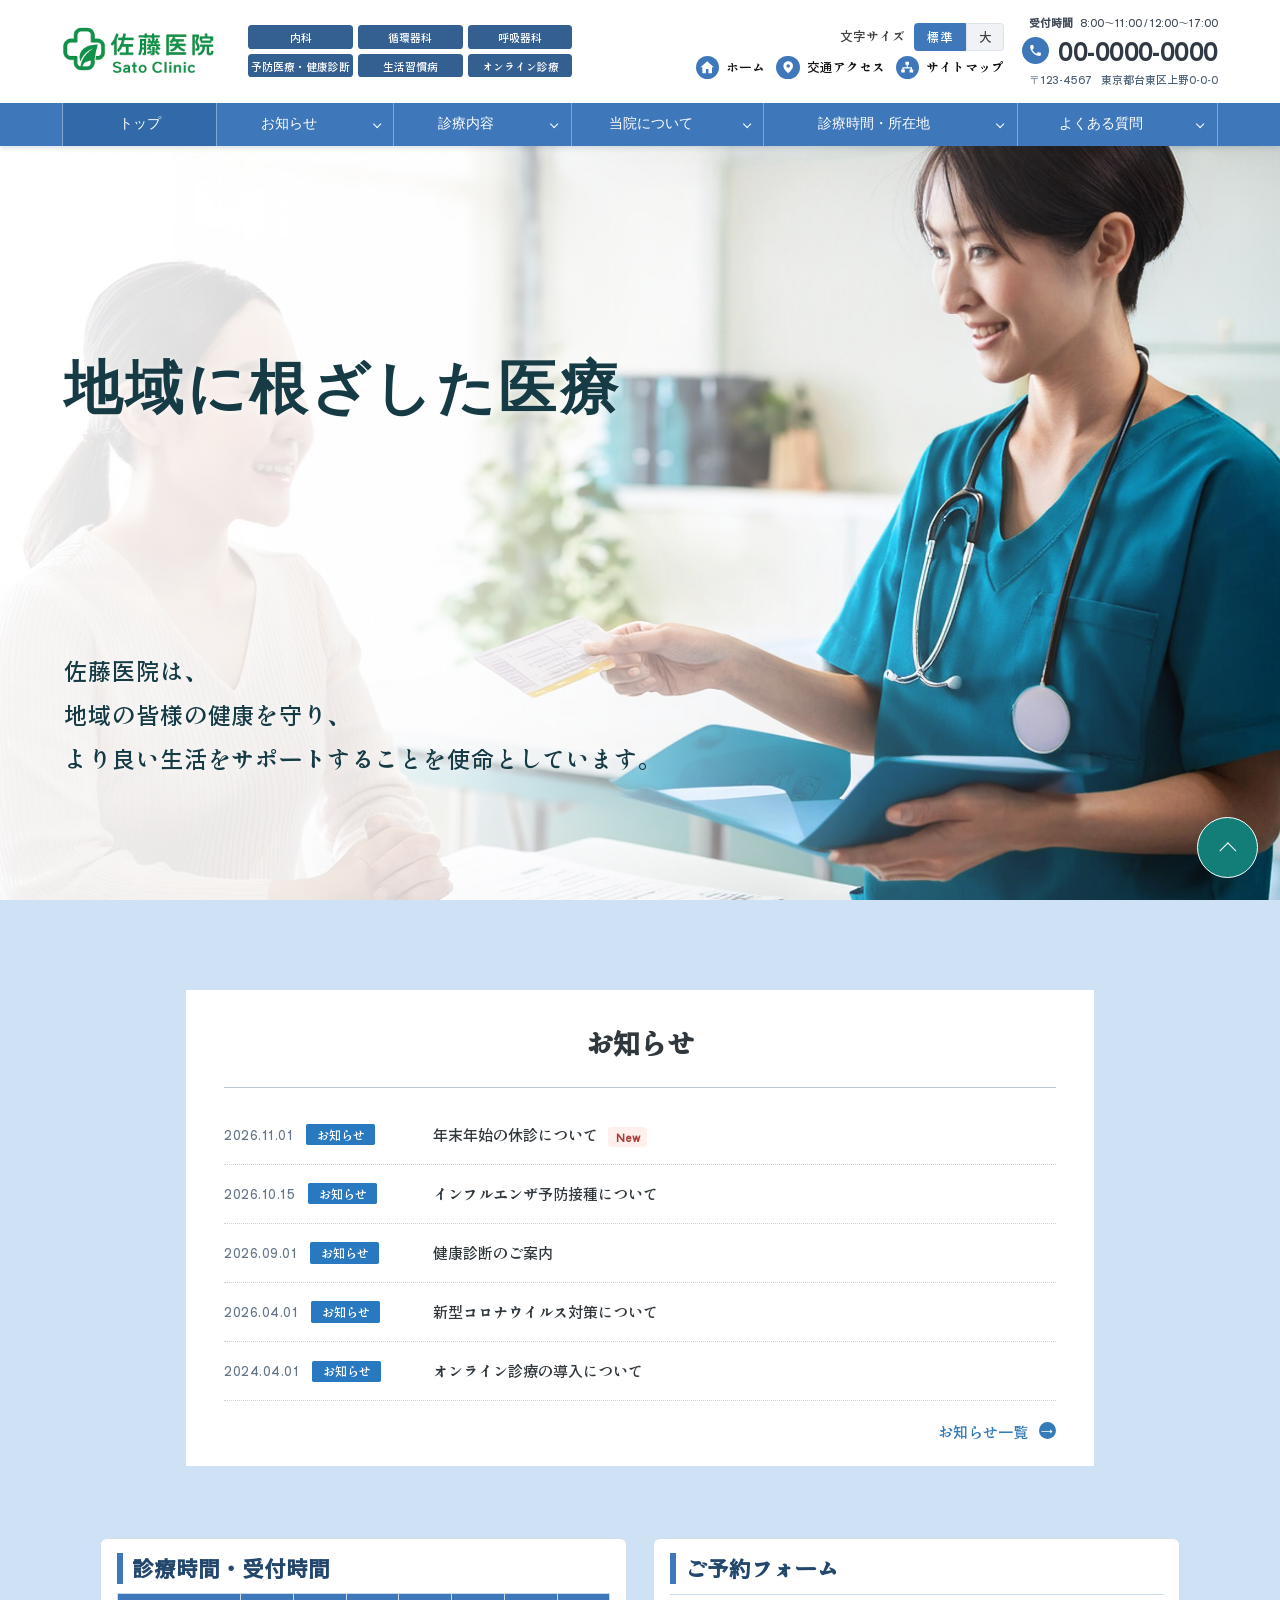
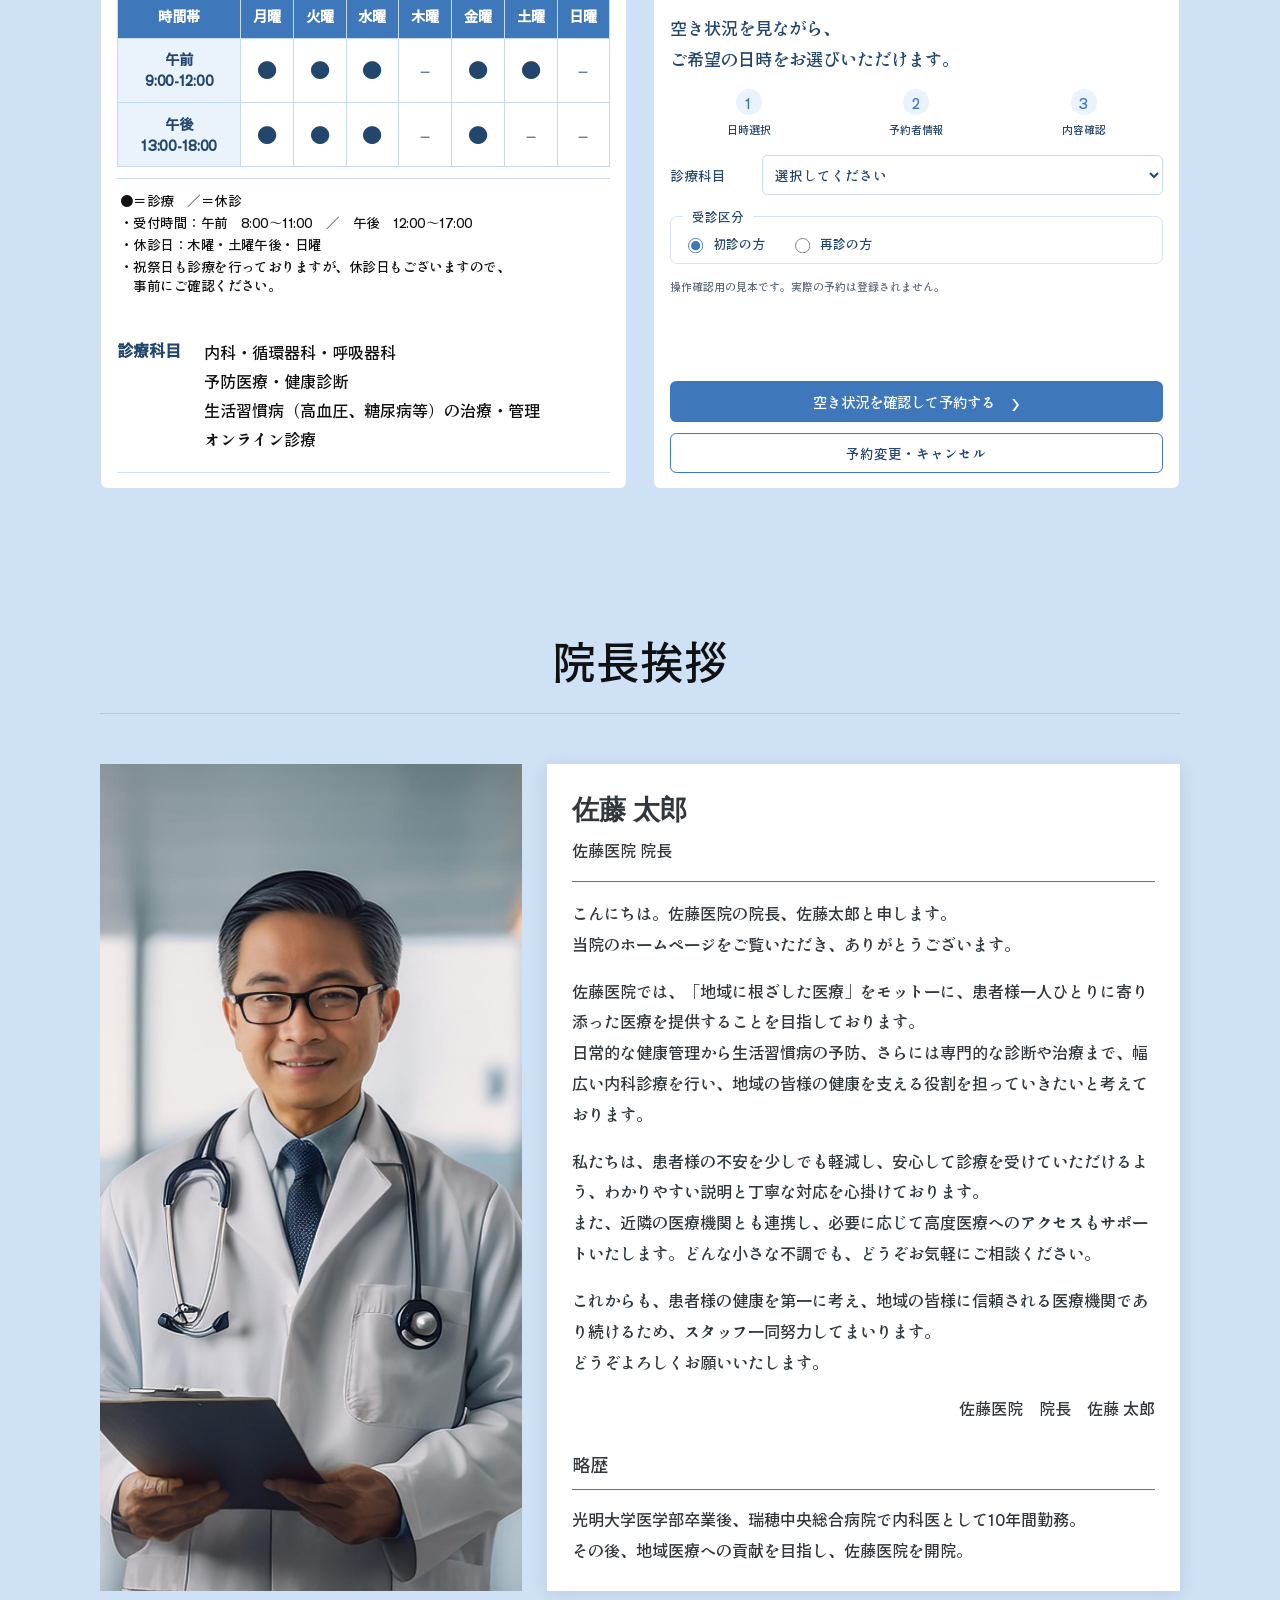
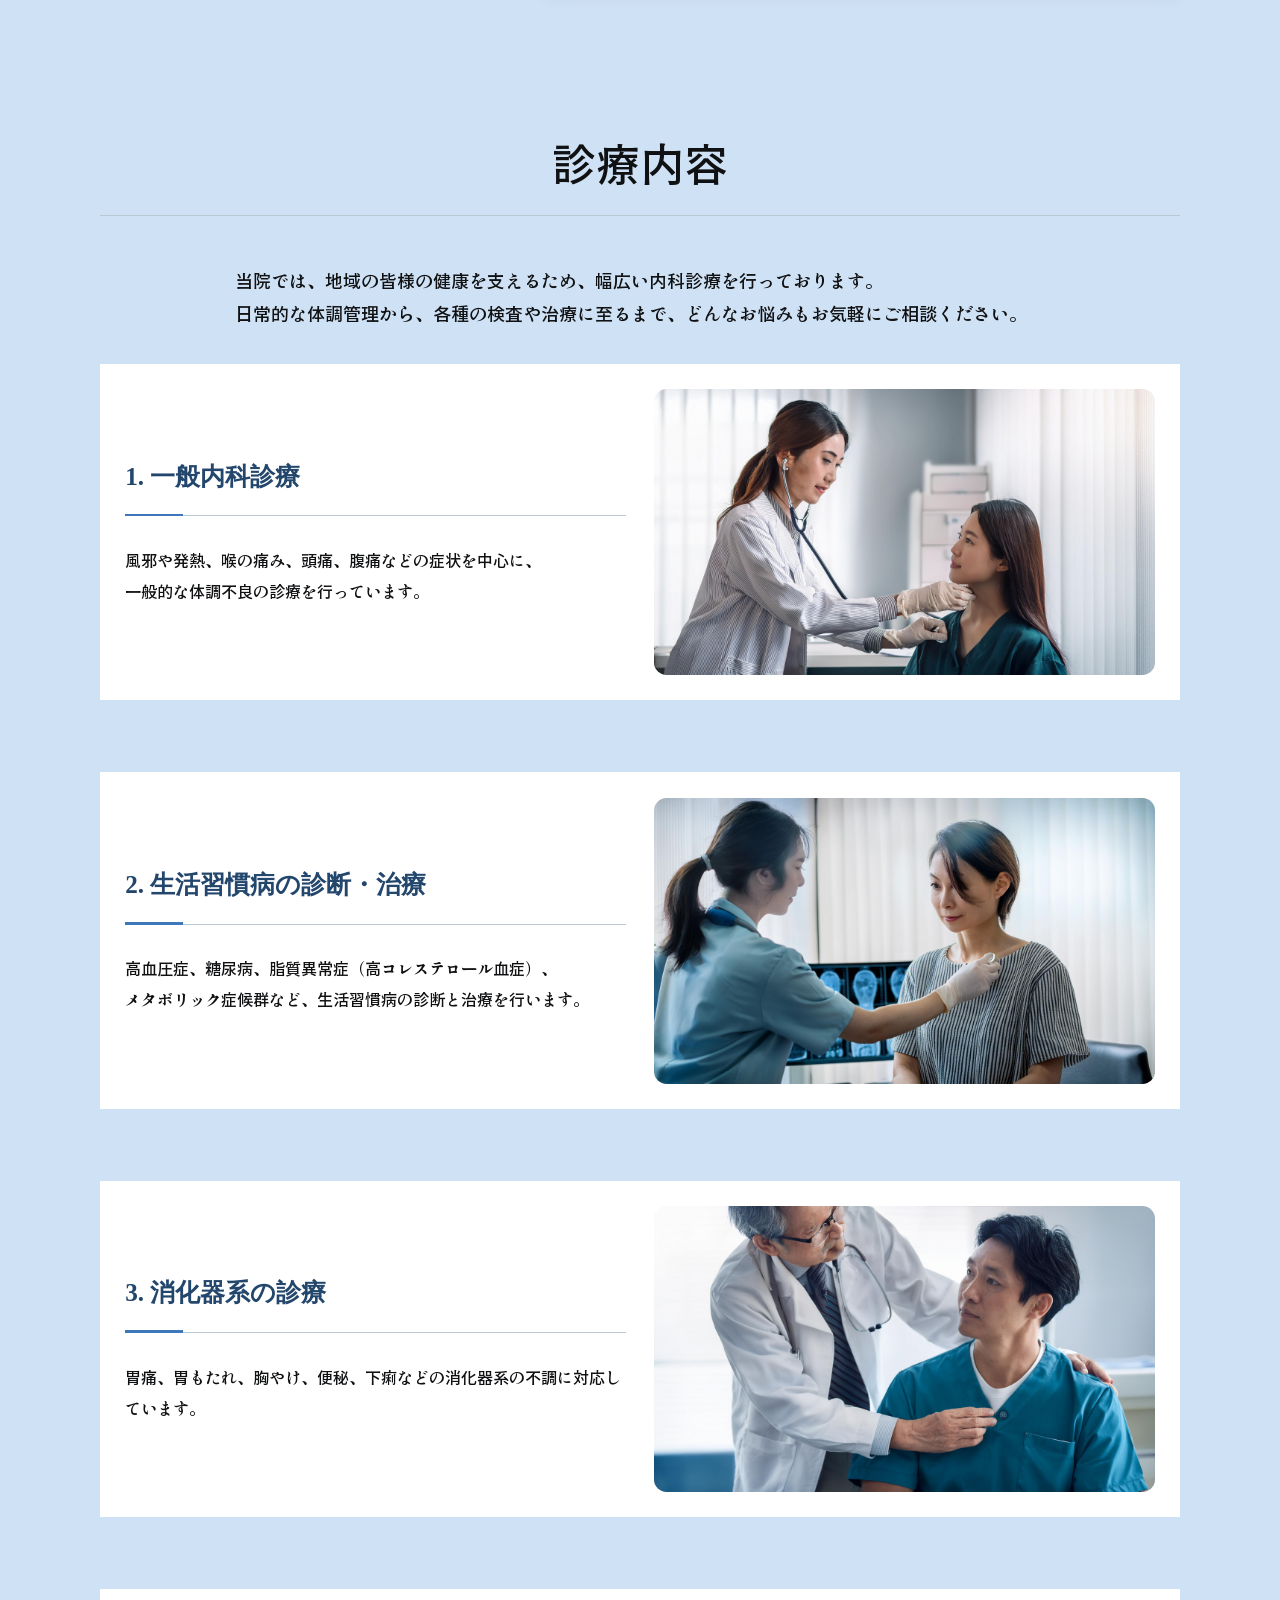
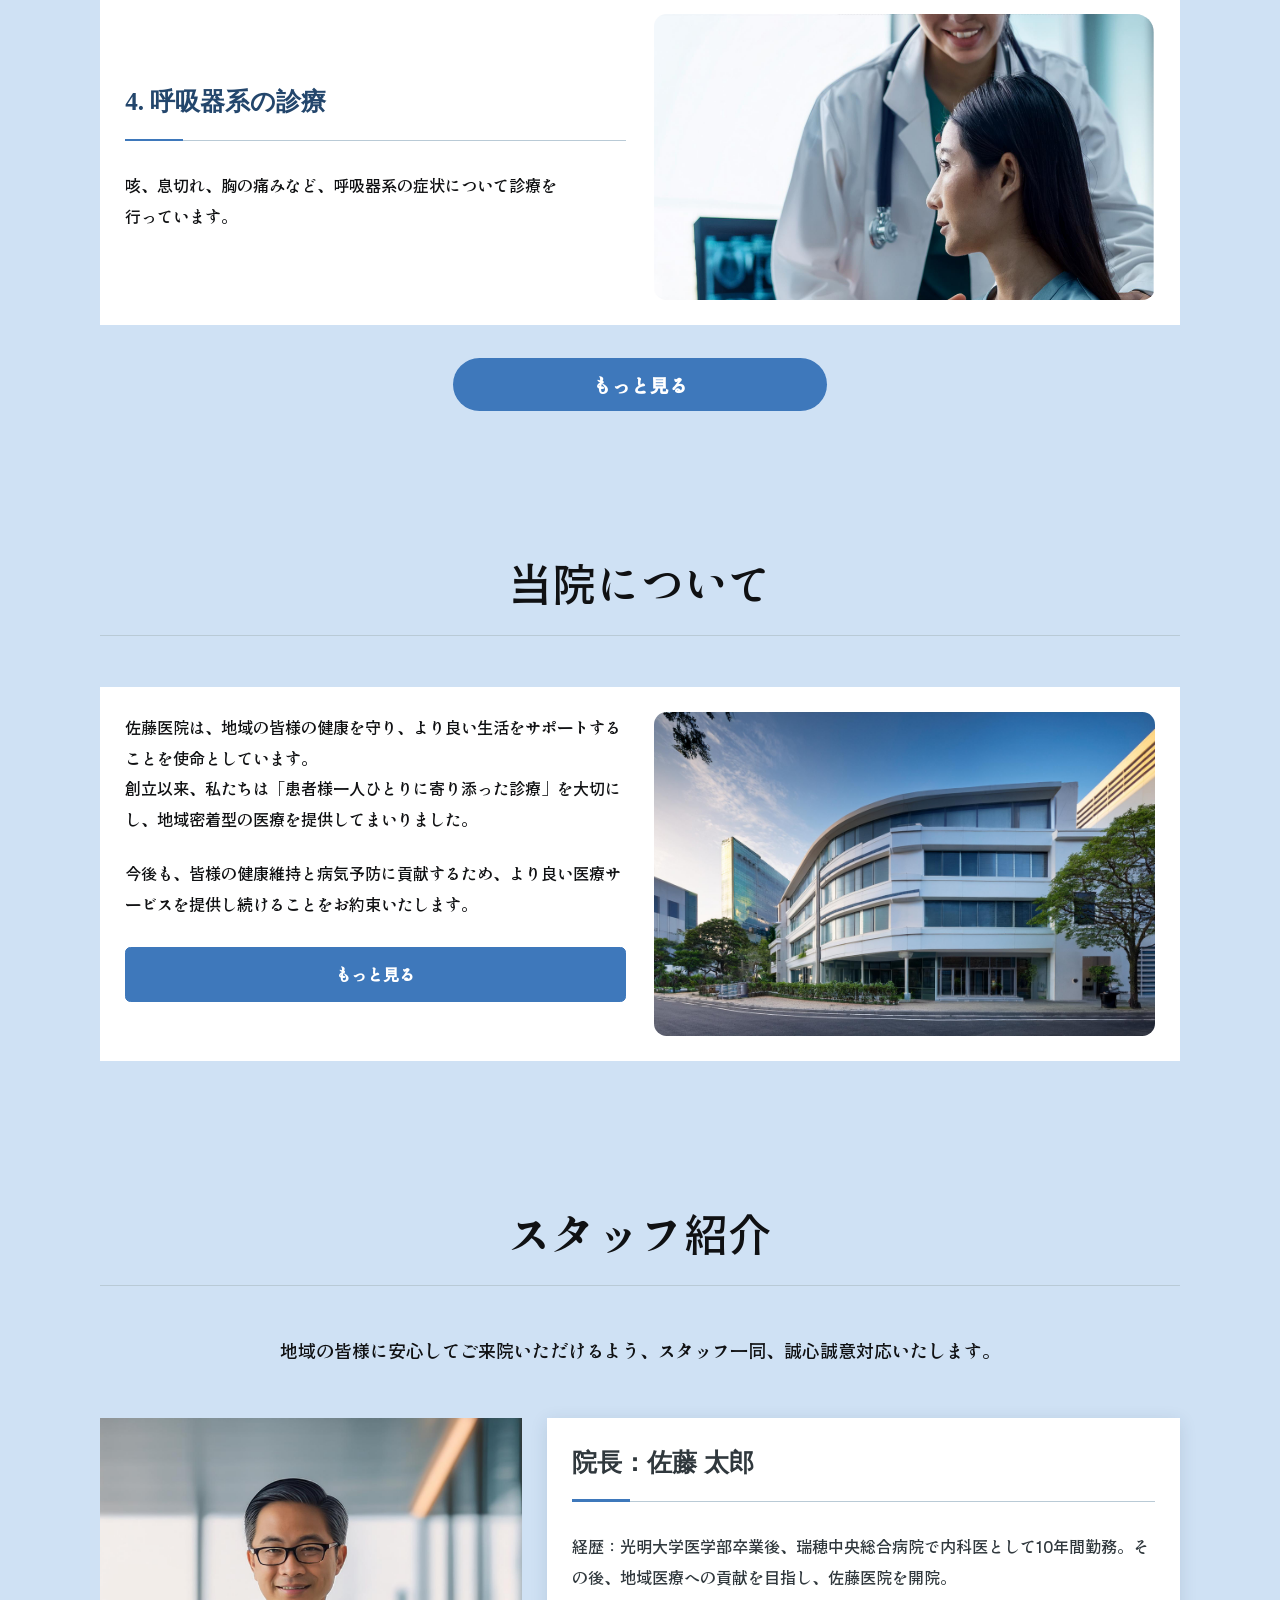
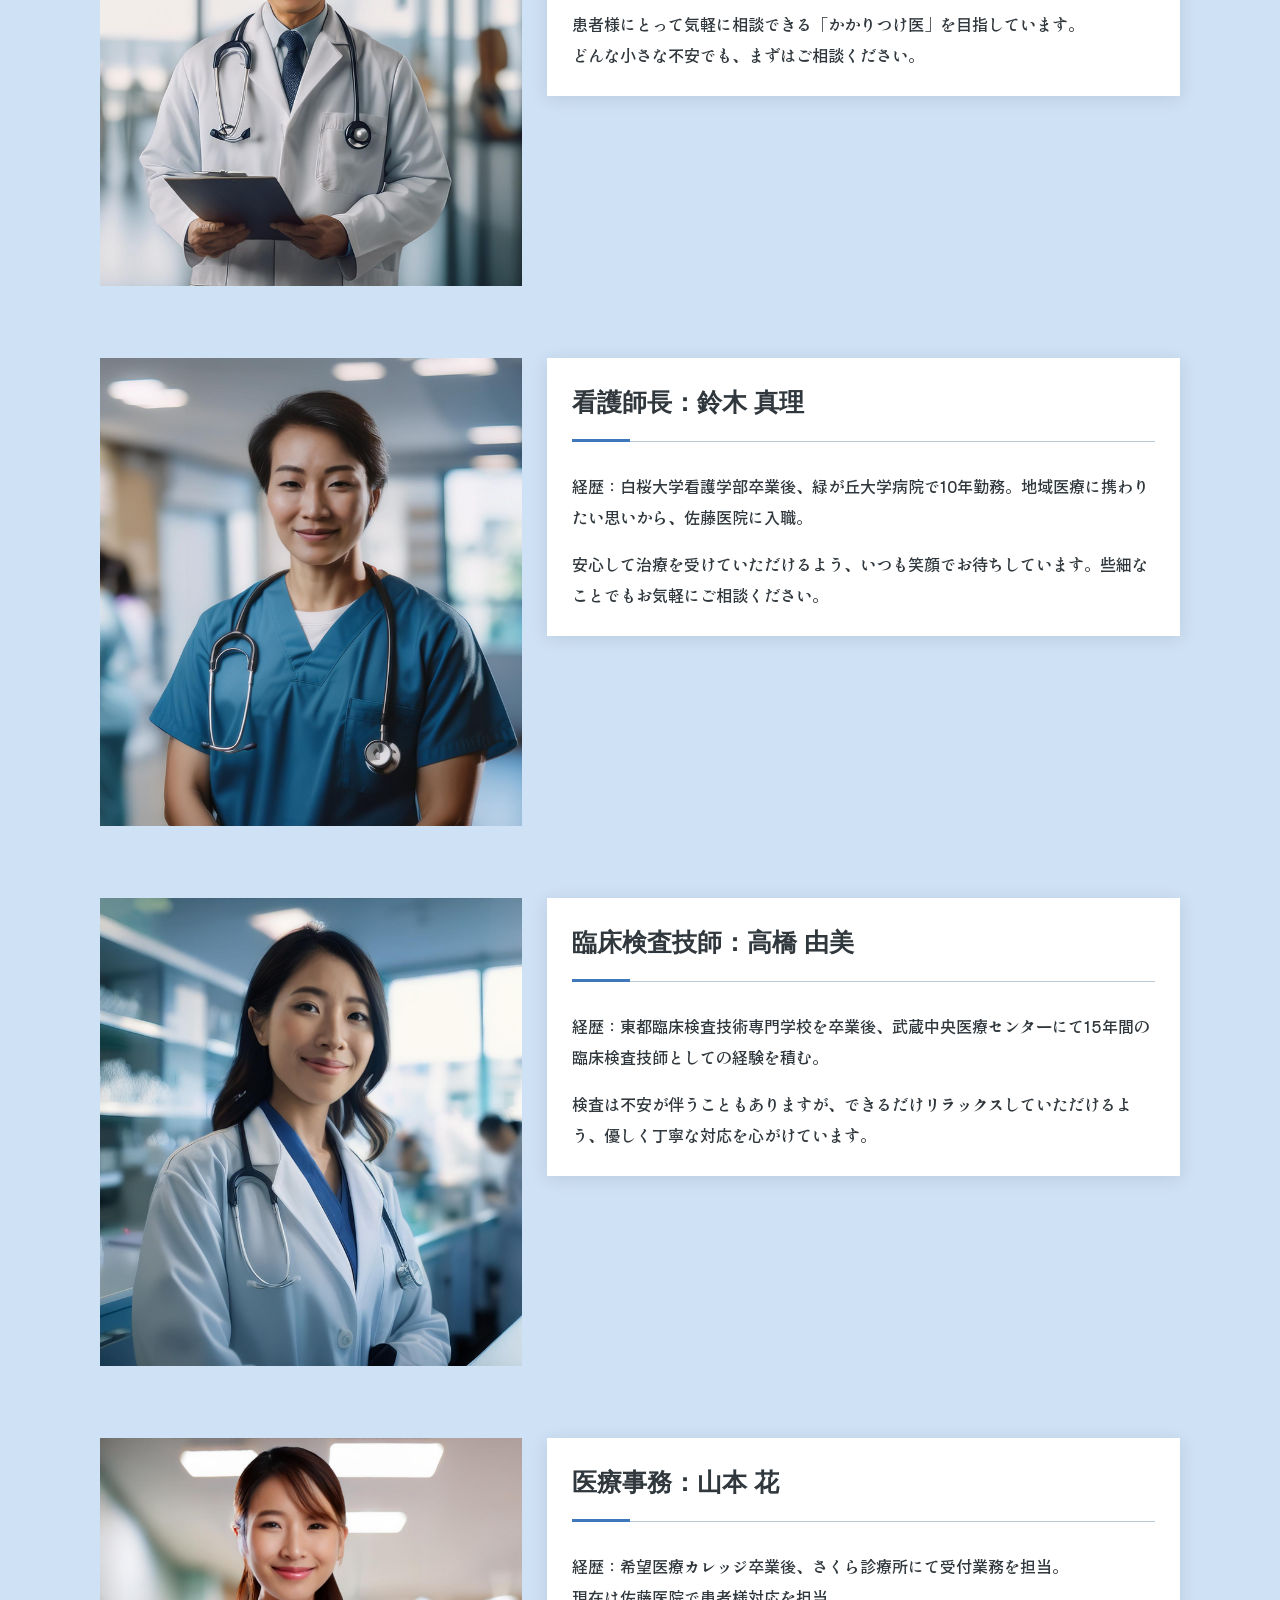
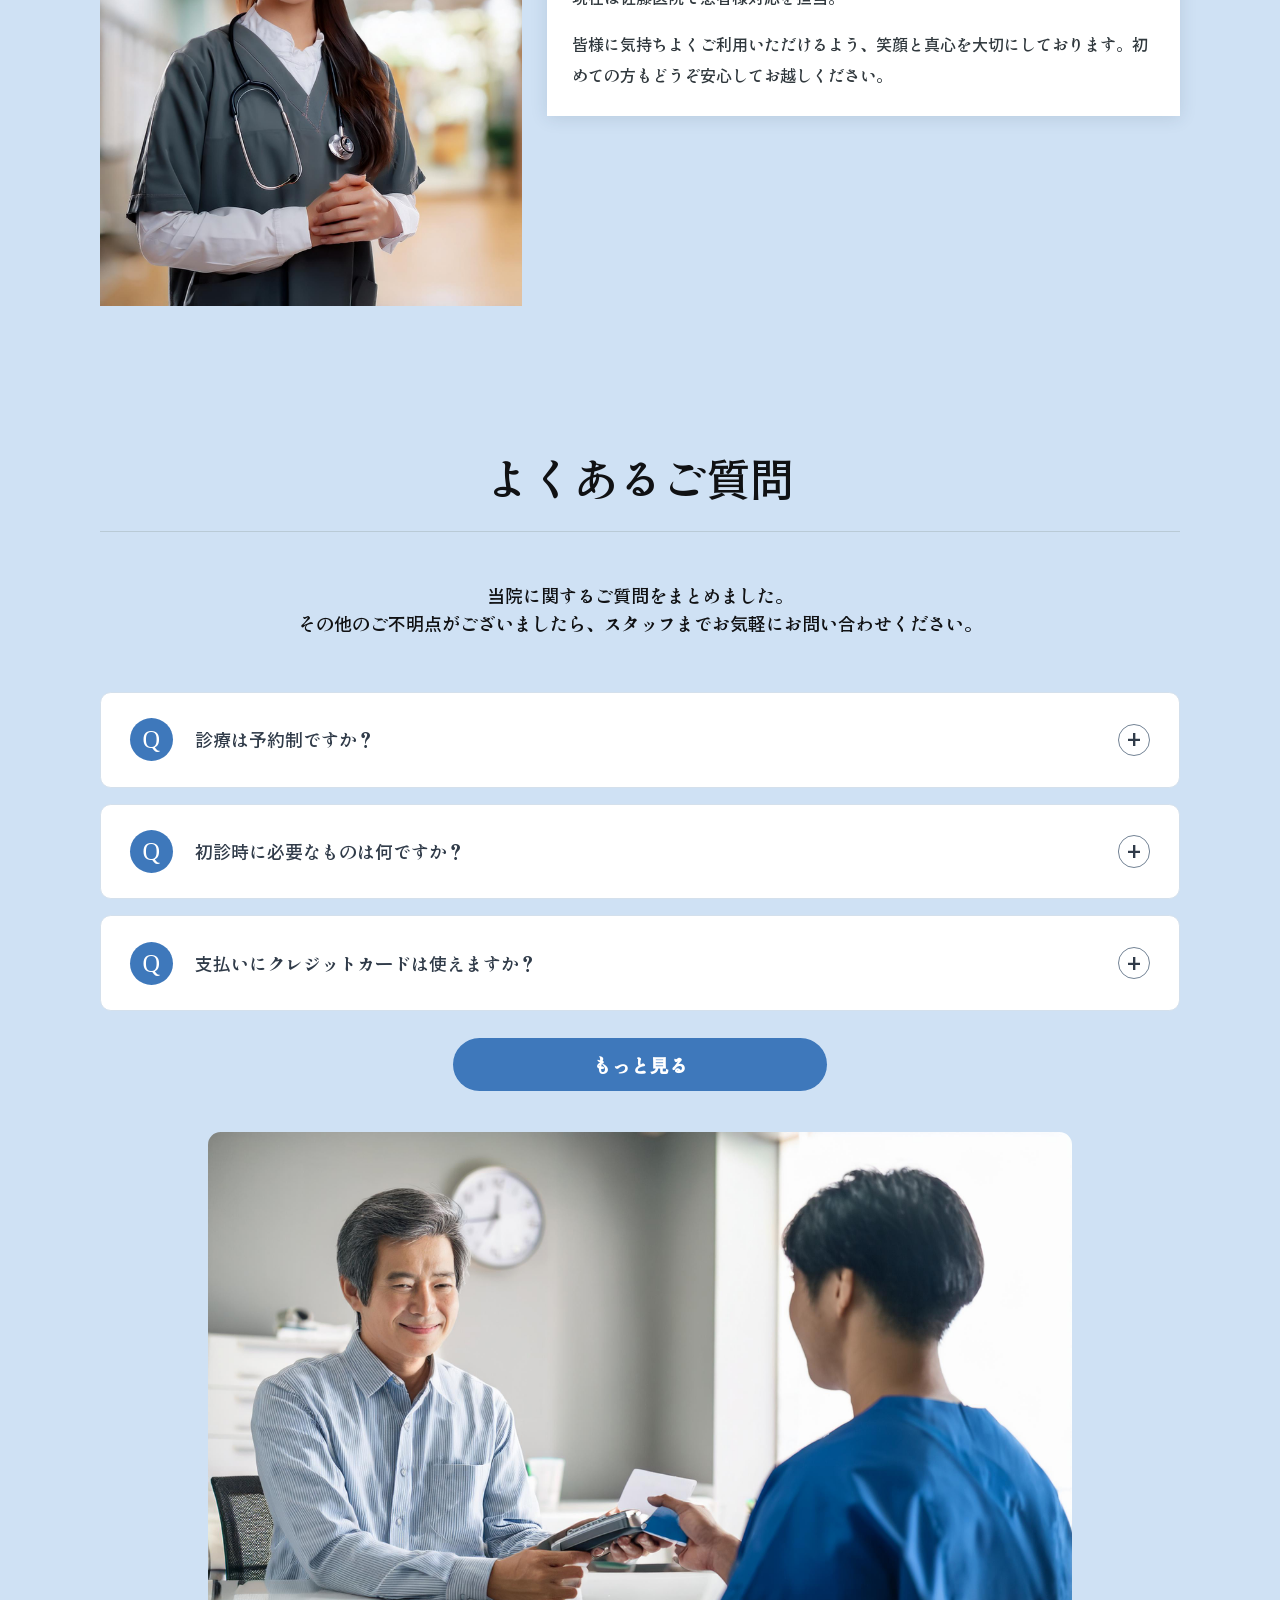
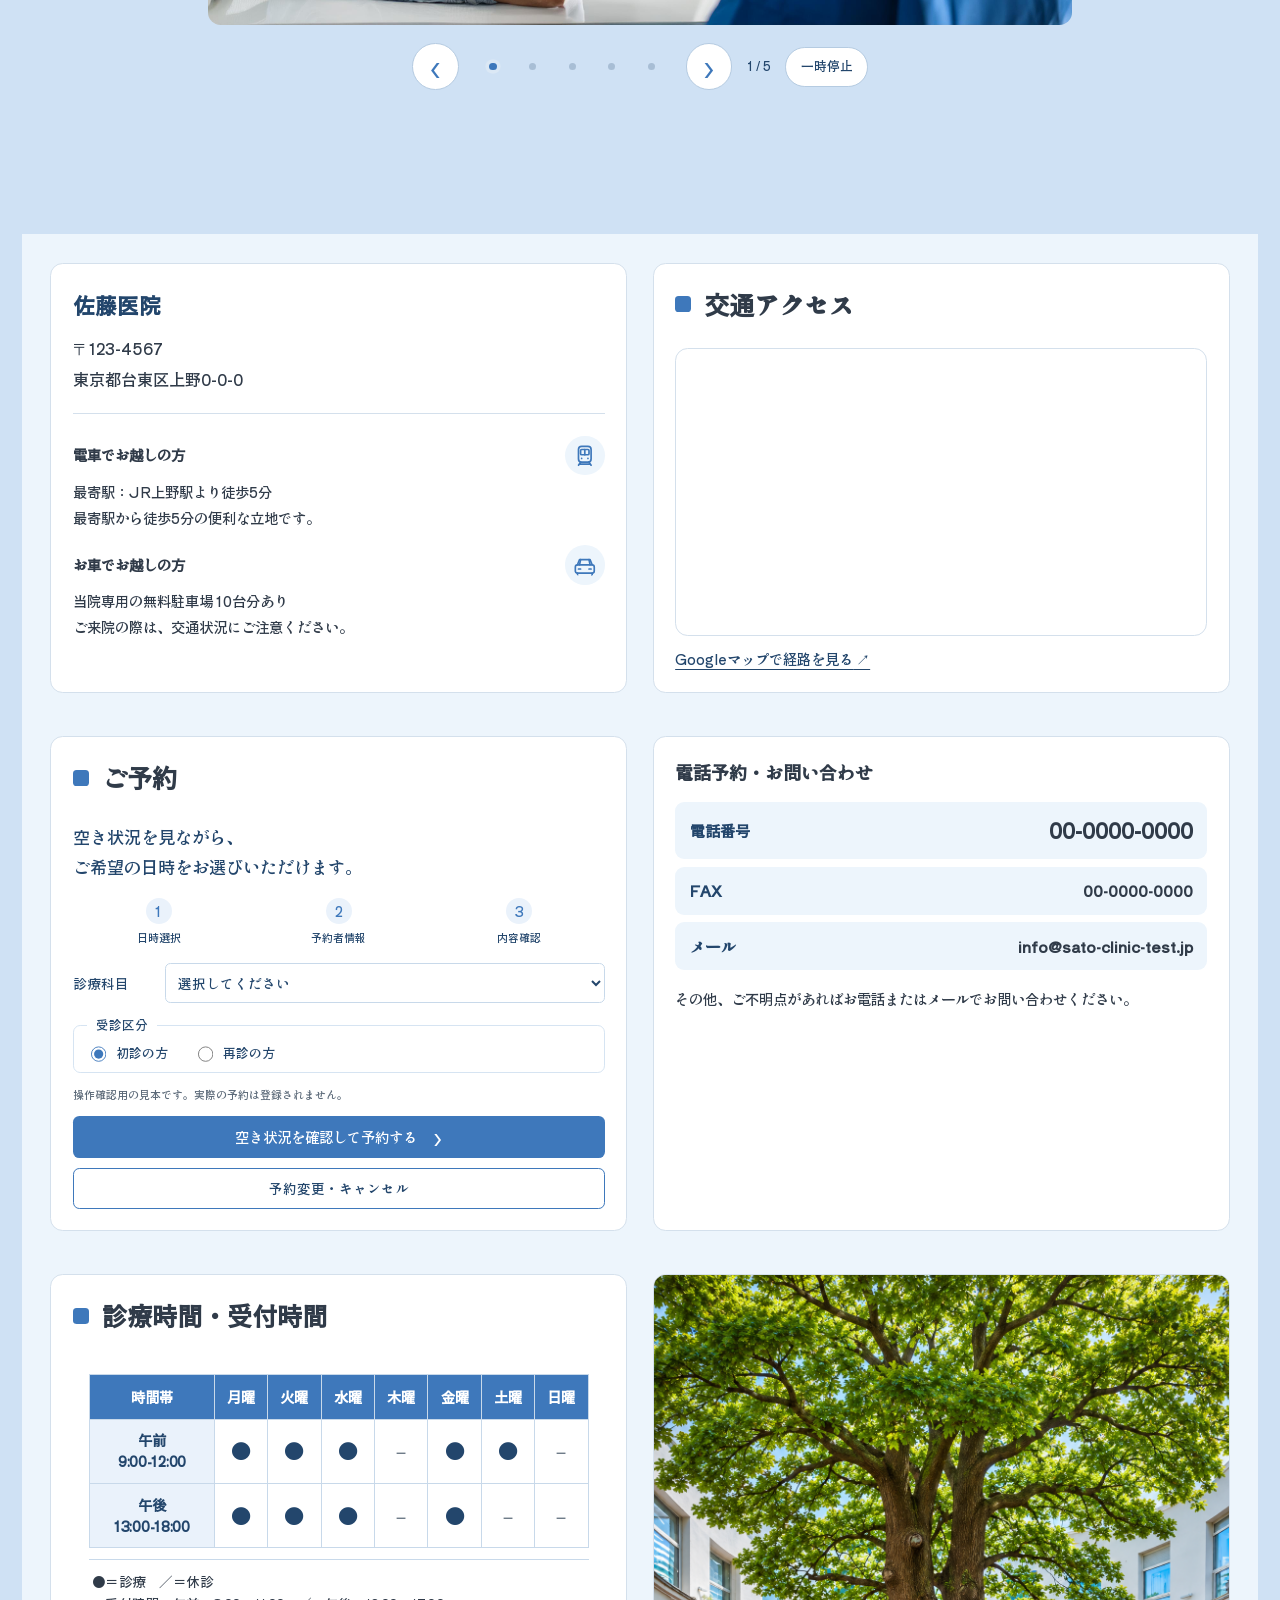
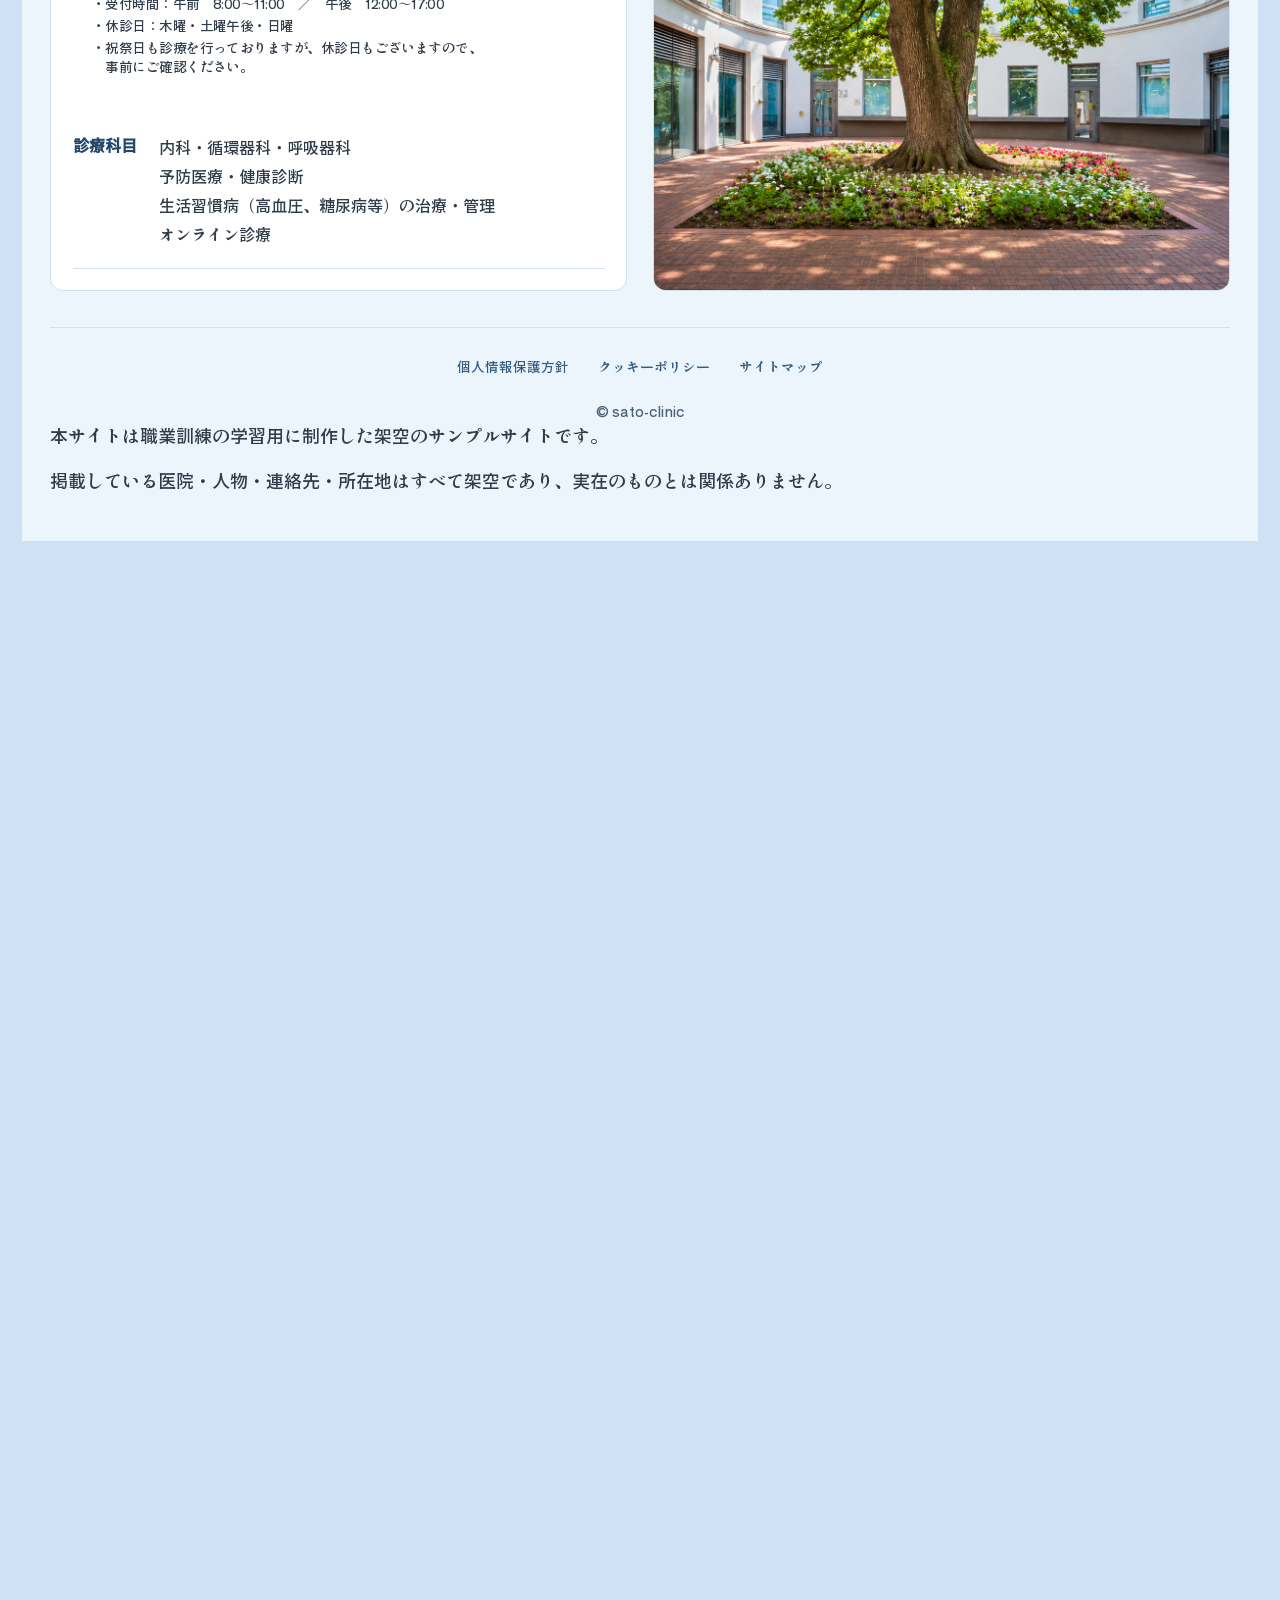
<file: index.html>
<!doctype html>
<html lang="ja"><head><meta charset="utf-8"><meta name="viewport" content="width=device-width, initial-scale=1"><meta name="robots" content="noindex, nofollow"><meta name="description" content="佐藤医院のトップページ。地域に根ざした医療を目指します。"><title>トップページ | 佐藤医院</title><link rel="stylesheet" href="./css/style.css"><link rel="stylesheet" href="./css/booking.css"><script src="./js/header.js" defer></script><script src="./js/reservation-booking.js" defer></script><script src="./js/news-reveal.js" defer></script><script src="./js/split-reveal-slider.js" defer></script></head>
<body class="page-home"><header class="site-header" id="top">
   <div class="site-top">
  <div class="site-brand">
    <a class="site-logo" href="index.html" aria-label="佐藤医院 トップページ"><img class="" src="./img/Logo/logo.png" alt="佐藤医院 Sato Clinic ロゴ" loading="eager"></a>
    <ul class="department-badges" aria-label="診療科目"><li>内科</li><li>循環器科</li><li>呼吸器科</li><li>予防医療・健康診断</li><li>生活習慣病</li><li>オンライン診療</li></ul>
  </div>
  <div class="header-utilities">
    <div class="text-size-control" role="group" aria-label="文字サイズの変更">
      <span>文字サイズ</span>
      <div class="text-size-buttons"><button class="text-size-button" type="button" data-text-size="standard" aria-pressed="true">標準</button><button class="text-size-button" type="button" data-text-size="large" aria-pressed="false">大</button></div>
    </div>
    <nav class="utility-nav" aria-label="便利なリンク">
      <a href="index.html"><span class="utility-icon" aria-hidden="true"><svg viewBox="0 0 24 24"><path d="m12 2 11 10h-3v10h-6v-7h-4v7H4V12H1z"/></svg></span>ホーム</a>
      <a href="hours.html"><span class="utility-icon"><svg viewBox="0 0 24 24" aria-hidden="true"><path d="M12 2a8 8 0 0 0-8 8c0 6 8 12 8 12s8-6 8-12a8 8 0 0 0-8-8zm0 11a3 3 0 1 1 0-6 3 3 0 0 1 0 6z"/></svg></span>交通アクセス</a>
      <a href="sitemap.html"><span class="utility-icon utility-icon-sitemap" aria-hidden="true"><svg viewBox="0 0 24 24"><path d="M9 3h6v5H9zM2 16h6v5H2zM16 16h6v5h-6zM11 8h2v4h7v4h-2v-2H6v2H4v-4h7z"/></svg></span>サイトマップ</a>
      
    </nav>
  </div>
<div class="header-contact"><p class="header-reception"><span>受付時間</span><span>8:00〜11:00 / 12:00〜17:00</span></p><a class="site-phone" href="tel:0000000000" aria-label="電話番号 00-0000-0000"><svg viewBox="0 0 24 24" aria-hidden="true"><path d="M6.6 10.8a15.5 15.5 0 0 0 6.6 6.6l2.2-2.2a1 1 0 0 1 1-.24c1.1.37 2.3.56 3.6.56a1 1 0 0 1 1 1V20a1 1 0 0 1-1 1C10.6 21 3 13.4 3 4a1 1 0 0 1 1-1h3.5a1 1 0 0 1 1 1c0 1.3.2 2.5.56 3.6a1 1 0 0 1-.24 1z"/></svg><span>00-0000-0000</span></a><address class="header-address"><span class="header-postal-code">〒123-4567</span><span>東京都台東区上野0-0-0</span></address></div>
</div>
<nav class="global-nav" aria-label="グローバルナビゲーション"><div class="nav-item"><div class="nav-parent"><a href="index.html" aria-current="page" id="nav-parent-0">トップ</a></div></div>
<div class="nav-item has-submenu"><div class="nav-parent"><a href="news.html" id="nav-parent-1">お知らせ</a><button class="nav-toggle" type="button" aria-expanded="false" aria-controls="mega-menu-1" aria-label="お知らせの詳細メニューを開く"><span aria-hidden="true"></span></button></div><section class="mega-panel" id="mega-menu-1" aria-labelledby="nav-parent-1" aria-hidden="true" inert><div class="mega-inner"><a class="mega-overview" href="news.html">お知らせ<span>一覧を見る</span><span class="mega-overview-arrow" aria-hidden="true">›</span></a><ul class="mega-links"><li><a href="news.html#news-1"><span class="mega-link-arrow" aria-hidden="true">›</span><span>インフルエンザ予防接種について</span></a></li><li><a href="news.html#news-2"><span class="mega-link-arrow" aria-hidden="true">›</span><span>年末年始の休診について</span></a></li><li><a href="news.html#news-3"><span class="mega-link-arrow" aria-hidden="true">›</span><span>健康診断のご案内</span></a></li><li><a href="news.html#news-4"><span class="mega-link-arrow" aria-hidden="true">›</span><span>新型コロナウイルス対策について</span></a></li><li><a href="news.html#news-5"><span class="mega-link-arrow" aria-hidden="true">›</span><span>オンライン診療の導入について</span></a></li></ul></div></section></div>
<div class="nav-item has-submenu"><div class="nav-parent"><a href="medical.html" id="nav-parent-2">診療内容</a><button class="nav-toggle" type="button" aria-expanded="false" aria-controls="mega-menu-2" aria-label="診療内容の詳細メニューを開く"><span aria-hidden="true"></span></button></div><section class="mega-panel" id="mega-menu-2" aria-labelledby="nav-parent-2" aria-hidden="true" inert><div class="mega-inner"><a class="mega-overview" href="medical.html">診療内容<span>一覧を見る</span><span class="mega-overview-arrow" aria-hidden="true">›</span></a><ul class="mega-links"><li><a href="medical.html#medical-general"><span class="mega-link-arrow" aria-hidden="true">›</span><span>一般内科診療</span></a></li><li><a href="medical.html#medical-lifestyle"><span class="mega-link-arrow" aria-hidden="true">›</span><span>生活習慣病の診断・治療</span></a></li><li><a href="medical.html#medical-digestive"><span class="mega-link-arrow" aria-hidden="true">›</span><span>消化器系の診療</span></a></li><li><a href="medical.html#medical-respiratory"><span class="mega-link-arrow" aria-hidden="true">›</span><span>呼吸器系の診療</span></a></li><li><a href="medical.html#medical-checkups"><span class="mega-link-arrow" aria-hidden="true">›</span><span>健康診断・各種検査</span></a></li><li><a href="medical.html#medical-vaccination"><span class="mega-link-arrow" aria-hidden="true">›</span><span>予防接種</span></a></li><li><a href="medical.html#medical-smoking"><span class="mega-link-arrow" aria-hidden="true">›</span><span>禁煙外来</span></a></li><li><a href="medical.html#medical-online"><span class="mega-link-arrow" aria-hidden="true">›</span><span>オンライン診療</span></a></li><li><a href="medical.html#medical-gallery"><span class="mega-link-arrow" aria-hidden="true">›</span><span>診療風景</span></a></li></ul></div></section></div>
<div class="nav-item has-submenu"><div class="nav-parent"><a href="about.html" id="nav-parent-3">当院について</a><button class="nav-toggle" type="button" aria-expanded="false" aria-controls="mega-menu-3" aria-label="当院についての詳細メニューを開く"><span aria-hidden="true"></span></button></div><section class="mega-panel" id="mega-menu-3" aria-labelledby="nav-parent-3" aria-hidden="true" inert><div class="mega-inner"><a class="mega-overview" href="about.html">当院について<span>一覧を見る</span><span class="mega-overview-arrow" aria-hidden="true">›</span></a><ul class="mega-links"><li><a href="about.html#about-introduction"><span class="mega-link-arrow" aria-hidden="true">›</span><span>佐藤医院とは</span></a></li><li><a href="about.html#about-policy"><span class="mega-link-arrow" aria-hidden="true">›</span><span>診療方針</span></a></li><li><a href="about.html#about-community"><span class="mega-link-arrow" aria-hidden="true">›</span><span>地域に根ざした医療</span></a></li><li><a href="about.html#about-family"><span class="mega-link-arrow" aria-hidden="true">›</span><span>ご家族全員をサポート</span></a></li><li><a href="about.html#about-equipment"><span class="mega-link-arrow" aria-hidden="true">›</span><span>医療設備とチーム医療</span></a></li><li><a href="about.html#about-philosophy"><span class="mega-link-arrow" aria-hidden="true">›</span><span>医院の理念・方針</span></a></li><li><a href="about.html#about-future"><span class="mega-link-arrow" aria-hidden="true">›</span><span>患者様とともに歩む未来</span></a></li><li><a href="about.html#about-interior"><span class="mega-link-arrow" aria-hidden="true">›</span><span>院内の様子</span></a></li><li><a href="about.html#about-staff"><span class="mega-link-arrow" aria-hidden="true">›</span><span>スタッフ紹介</span></a></li><li><a href="about.html#about-director"><span class="mega-link-arrow" aria-hidden="true">›</span><span>院長紹介</span></a></li></ul></div></section></div>
<div class="nav-item has-submenu"><div class="nav-parent"><a href="hours.html" id="nav-parent-4">診療時間・所在地</a><button class="nav-toggle" type="button" aria-expanded="false" aria-controls="mega-menu-4" aria-label="診療時間・所在地の詳細メニューを開く"><span aria-hidden="true"></span></button></div><section class="mega-panel" id="mega-menu-4" aria-labelledby="nav-parent-4" aria-hidden="true" inert><div class="mega-inner"><a class="mega-overview" href="hours.html">診療時間・所在地<span>一覧を見る</span><span class="mega-overview-arrow" aria-hidden="true">›</span></a><ul class="mega-links"><li><a href="hours.html#hours-reservation"><span class="mega-link-arrow" aria-hidden="true">›</span><span>ご予約</span></a></li><li><a href="hours.html#hours-schedule"><span class="mega-link-arrow" aria-hidden="true">›</span><span>診療時間・受付時間</span></a></li><li><a href="hours.html#hours-access"><span class="mega-link-arrow" aria-hidden="true">›</span><span>交通アクセス</span></a></li><li><a href="hours.html#hours-directions"><span class="mega-link-arrow" aria-hidden="true">›</span><span>電車・お車でお越しの方</span></a></li><li><a href="hours.html#hours-contact"><span class="mega-link-arrow" aria-hidden="true">›</span><span>電話予約・お問い合わせ</span></a></li></ul></div></section></div>
<div class="nav-item has-submenu"><div class="nav-parent"><a href="faq.html" id="nav-parent-5">よくある質問</a><button class="nav-toggle" type="button" aria-expanded="false" aria-controls="mega-menu-5" aria-label="よくある質問の詳細メニューを開く"><span aria-hidden="true"></span></button></div><section class="mega-panel" id="mega-menu-5" aria-labelledby="nav-parent-5" aria-hidden="true" inert><div class="mega-inner"><a class="mega-overview" href="faq.html">よくある質問<span>一覧を見る</span><span class="mega-overview-arrow" aria-hidden="true">›</span></a><ul class="mega-links"><li><a href="faq.html#faq-consultation"><span class="mega-link-arrow" aria-hidden="true">›</span><span>診療について</span></a></li><li><a href="faq.html#faq-checkups"><span class="mega-link-arrow" aria-hidden="true">›</span><span>予防接種・健康診断について</span></a></li><li><a href="faq.html#faq-payment"><span class="mega-link-arrow" aria-hidden="true">›</span><span>お支払いについて</span></a></li><li><a href="faq.html#faq-other"><span class="mega-link-arrow" aria-hidden="true">›</span><span>その他</span></a></li></ul></div></section></div></nav>
 </header><main class="page-main">
 <section class="hero" aria-label="医療スタッフ・患者・施設のスライドショー" aria-roledescription="カルーセル">
   <div class="hero-slides">
     <img class="hero-slide is-active" src="./img/Patient_Image/patient_1.jpg" alt="医師が保護者に見守られながら子どもを診察する様子" loading="eager" fetchpriority="high">
     <img class="hero-slide" src="./img/Patient_Image/patient_7.jpg" alt="医師が男性患者の肩に手を添えて診察する様子" aria-hidden="true">
     <img class="hero-slide" src="./img/Patient_Image/patient_11.jpg" alt="医師が子どもに優しく声をかける様子" aria-hidden="true">
     <img class="hero-slide" src="./img/Infomation_Image/information_3.jpg" alt="医療スタッフが女性患者に書類を説明する様子" aria-hidden="true">
     <img class="hero-slide" src="./img/Infomation_Image/information_4.jpg" alt="医療スタッフが受付で女性患者に対応する様子" aria-hidden="true">
     <img class="hero-slide" src="./img/Hospital_Exterior/hospital_2.jpg" alt="緑に囲まれた医院の中庭" aria-hidden="true">
     <img class="hero-slide" src="./img/Hospital_Exterior/hospital_3.jpg" alt="診察ベッドや医療設備のある院内の部屋" aria-hidden="true">
     <img class="hero-slide" src="./img/Hospital_Exterior/hospital_4.jpg" alt="明るい医院の待合スペース" aria-hidden="true">
     <img class="hero-slide" src="./img/Hospital_Exterior/hospital_5.jpg" alt="自然光の入る医院の廊下" aria-hidden="true">
     <img class="hero-slide" src="./img/Hospital_Exterior/hospital_6.jpg" alt="窓辺に椅子が並ぶ医院の待合スペース" aria-hidden="true">
   </div>
   <div class="hero-message">
     <h1 class="hero-copy">地域に根ざした医療</h1>
     <div class="hero-statements">
       <p class="hero-statement hero-statement--lines is-active"><span class="hero-statement-line">佐藤医院は、</span><span class="hero-statement-line">地域の皆様の健康を守り、</span><span class="hero-statement-line">より良い生活をサポートすることを使命としています。</span></p>
       <p class="hero-statement hero-statement--lines" aria-hidden="true"><span class="hero-statement-line">創立以来、</span><span class="hero-statement-line">私たちは「患者様一人ひとりに寄り添った診療」を大切にし、</span><span class="hero-statement-line">地域密着型の医療を提供してまいりました。</span></p>
       <p class="hero-statement hero-statement--lines" aria-hidden="true"><span class="hero-statement-line">今後も、</span><span class="hero-statement-line">皆様の健康維持と病気予防に貢献するため、</span><span class="hero-statement-line">より良い医療サービスを</span><span class="hero-statement-line">提供し続けることをお約束いたします。</span></p>
     </div>
   </div>
 </section>
 <script src="./js/hero-slideshow.js" defer></script>
 <section class="home-overview" aria-label="お知らせと診療時間">
 <section class="home-news" aria-labelledby="home-news-title"><h2 id="home-news-title" class="section-rule">お知らせ</h2>
<ul>
<li><a class="news-row" href="news.html#news-2"><span class="news-meta"><time class="news-row-date" datetime="2026-11-01">2026.11.01</time><span class="news-category">お知らせ</span></span><span class="news-row-title">年末年始の休診について<span class="news-new" aria-label="最新のお知らせ">New</span></span></a></li>
<li><a class="news-row" href="news.html#news-1"><span class="news-meta"><time class="news-row-date" datetime="2026-10-15">2026.10.15</time><span class="news-category">お知らせ</span></span><span class="news-row-title">インフルエンザ予防接種について</span></a></li>
<li><a class="news-row" href="news.html#news-3"><span class="news-meta"><time class="news-row-date" datetime="2026-09-01">2026.09.01</time><span class="news-category">お知らせ</span></span><span class="news-row-title">健康診断のご案内</span></a></li>
<li><a class="news-row" href="news.html#news-4"><span class="news-meta"><time class="news-row-date" datetime="2026-04-01">2026.04.01</time><span class="news-category">お知らせ</span></span><span class="news-row-title">新型コロナウイルス対策について</span></a></li>
<li><a class="news-row" href="news.html#news-5"><span class="news-meta"><time class="news-row-date" datetime="2024-04-01">2024.04.01</time><span class="news-category">お知らせ</span></span><span class="news-row-title">オンライン診療の導入について</span></a></li>
</ul><a class="news-list-link" href="news.html">お知らせ一覧<span class="news-list-arrow" aria-hidden="true">→</span></a></section>
 <div class="home-services"><div class="schedule-panel" aria-label="診療時間表"><div class="schedule-inner"><h3>診療時間・受付時間</h3>
<div class="schedule-table-scroll" role="region" aria-label="診療時間表" tabindex="0"><table class="hours-table"><thead><tr><th scope="col">時間帯</th><th scope="col">月曜</th><th scope="col">火曜</th><th scope="col">水曜</th><th scope="col">木曜</th><th scope="col">金曜</th><th scope="col">土曜</th><th scope="col">日曜</th></tr></thead>
<tbody><tr><td><span class="hours-period">午前</span><span class="hours-time">9:00-12:00</span></td><td>●</td><td>●</td><td>●</td><td class="dash">－</td><td>●</td><td>●</td><td class="dash">－</td></tr><tr><td><span class="hours-period">午後</span><span class="hours-time">13:00-18:00</span></td><td>●</td><td>●</td><td>●</td><td class="dash">－</td><td>●</td><td class="dash">－</td><td class="dash">－</td></tr></tbody></table></div>
<div class="schedule-note"><p>●＝診療　／＝休診</p><p>・受付時間：午前　8:00〜11:00　／　午後　12:00〜17:00</p><p>・休診日：木曜・土曜午後・日曜</p><p class="schedule-holiday-note"><span aria-hidden="true">・</span><span>祝祭日も診療を行っておりますが、休診日もございますので、<br>事前にご確認ください。</span></p></div><dl class="clinic-info-list">
   <div class="clinic-info-row"><dt>診療科目</dt><dd>内科・循環器科・呼吸器科<br>予防医療・健康診断<br>生活習慣病（高血圧、糖尿病等）の治療・管理<br>オンライン診療</dd></div>
  </dl></div></div><form class="reservation-preview" aria-label="ご予約フォーム"><div class="reservation-head"><strong>ご予約フォーム</strong></div><p class="booking-launch-lead">空き状況を見ながら、<br>ご希望の日時をお選びいただけます。</p><ol class="booking-launch-steps" aria-label="ご予約の流れ"><li><b>1</b>日時選択</li><li><b>2</b>予約者情報</li><li><b>3</b>内容確認</li></ol><label class="booking-launch-field"><span>診療科目</span><select name="department" aria-label="診療科目" required><option value="">選択してください</option><option>内科</option><option>循環器科</option><option>呼吸器科</option><option>予防医療・健康診断</option><option>生活習慣病</option><option>オンライン診療</option></select></label><fieldset class="booking-visit booking-launch-visit"><legend>受診区分</legend><label><input type="radio" name="visit" value="初診" checked> 初診の方</label><label><input type="radio" name="visit" value="再診"> 再診の方</label></fieldset><p class="booking-launch-note">操作確認用の見本です。実際の予約は登録されません。</p><button class="reservation-preview-button" type="submit">空き状況を確認して予約する <span aria-hidden="true">›</span></button></form></div>
 </section>
 <section class="home-stack home-greeting" aria-labelledby="director-greeting-title">
  <h2 id="director-greeting-title" class="section-rule">院長挨拶</h2>
  <div class="director-profile">
    <div class="director-photo-wrap"><img class="director-photo" src="./img/Doctor_Image/sato_taro.jpg" alt="院長 佐藤太郎" loading="lazy"></div>
    <div class="director-details">
      <h3>佐藤 太郎</h3>
      <p class="director-role">佐藤医院 院長</p>

 <p>こんにちは。佐藤医院の院長、佐藤太郎と申します。<br>当院のホームページをご覧いただき、ありがとうございます。</p>
 <p>佐藤医院では、「地域に根ざした医療」をモットーに、患者様一人ひとりに寄り添った医療を提供することを目指しております。<br>日常的な健康管理から生活習慣病の予防、さらには専門的な診断や治療まで、幅広い内科診療を行い、地域の皆様の健康を支える役割を担っていきたいと考えております。</p>
 <p>私たちは、患者様の不安を少しでも軽減し、安心して診療を受けていただけるよう、わかりやすい説明と丁寧な対応を心掛けております。<br>また、近隣の医療機関とも連携し、必要に応じて高度医療へのアクセスもサポートいたします。どんな小さな不調でも、どうぞお気軽にご相談ください。</p>
 <p>これからも、患者様の健康を第一に考え、地域の皆様に信頼される医療機関であり続けるため、スタッフ一同努力してまいります。<br>どうぞよろしくお願いいたします。</p><p class="signoff">佐藤医院　院長　佐藤 太郎</p>
      <h4>略歴</h4>
      <p>光明大学医学部卒業後、瑞穂中央総合病院で内科医として10年間勤務。<br><span class="director-career-line">その後、地域医療への貢献を目指し、佐藤医院を開院。</span></p>
    </div>
  </div>
</section>

 <section class="home-stack home-medical"><h2 class="section-rule">診療内容</h2><p>当院では、地域の皆様の健康を支えるため、幅広い内科診療を行っております。</p><p>日常的な体調管理から、各種の検査や治療に至るまで、どんなお悩みもお気軽にご相談ください。</p><article class="medical-entry"><div class="medical-entry-text"><h3 class="section-rule">1. 一般内科診療</h3><p>風邪や発熱、喉の痛み、頭痛、腹痛などの症状を中心に、<br>一般的な体調不良の診療を行っています。</p></div><img class="medical-entry-photo" src="./img/Patient_Image/patient_3.jpg" alt="医師が女性患者の喉の状態を診察する様子" loading="lazy"></article><article class="medical-entry"><div class="medical-entry-text"><h3 class="section-rule">2. 生活習慣病の診断・治療</h3><p>高血圧症、糖尿病、脂質異常症（高コレステロール血症）、<br>メタボリック症候群など、生活習慣病の診断と治療を行います。</p></div><img class="medical-entry-photo" src="./img/Patient_Image/patient_4.jpg" alt="医療スタッフが女性患者の体調を確認する様子" loading="lazy"></article><article class="medical-entry"><div class="medical-entry-text"><h3 class="section-rule">3. 消化器系の診療</h3><p>胃痛、胃もたれ、胸やけ、便秘、下痢などの消化器系の不調に対応しています。</p></div><img class="medical-entry-photo" src="./img/Patient_Image/patient_6.jpg" alt="医師が男性患者の体調を確認する様子" loading="lazy"></article><article class="medical-entry"><div class="medical-entry-text"><h3 class="section-rule">4. 呼吸器系の診療</h3><p>咳、息切れ、胸の痛みなど、呼吸器系の症状について診療を<br>行っています。</p></div><div class="home-medical-photo-frame"><img class="medical-entry-photo medical-entry-photo--people" src="./img/Patient_Image/patient_8.jpg" alt="検査画像のある診察室で医師が患者に対応する様子" loading="lazy"></div></article><a class="more-button" href="medical.html">もっと見る</a></section>
 <section class="home-stack home-about"><h2 class="section-rule">当院について</h2><div class="home-about-feature"><div class="home-about-text"><p>佐藤医院は、地域の皆様の健康を守り、より良い生活をサポートすることを使命としています。<br>創立以来、私たちは「患者様一人ひとりに寄り添った診療」を大切にし、地域密着型の医療を提供してまいりました。</p><p>今後も、皆様の健康維持と病気予防に貢献するため、より良い医療サービスを提供し続けることをお約束いたします。</p><a class="more-button" href="about.html">もっと見る</a></div><img class="home-about-photo" src="./img/Hospital_Exterior/hospital_1.jpg" alt="佐藤医院の外観" loading="lazy"></div></section>
 <section class="home-stack home-staff"><h2 class="section-rule">スタッフ紹介</h2><p>地域の皆様に安心してご来院いただけるよう、スタッフ一同、誠心誠意対応いたします。</p><article class="staff-card"><img class="" src="./img/Doctor_Image/sato_taro.jpg" alt="院長：佐藤 太郎の写真" loading="lazy"><div class="staff-details"><h3 class="section-rule">院長：佐藤 太郎</h3><p>経歴：光明大学医学部卒業後、瑞穂中央総合病院で内科医として10年間勤務。その後、地域医療への貢献を目指し、佐藤医院を開院。</p><p>患者様にとって気軽に相談できる「かかりつけ医」を目指しています。<br>どんな小さな不安でも、まずはご相談ください。</p></div></article><article class="staff-card"><img class="" src="./img/Doctor_Image/suzuki_mari.jpg" alt="看護師長：鈴木 真理の写真" loading="lazy"><div class="staff-details"><h3 class="section-rule">看護師長：鈴木 真理</h3><p>経歴：白桜大学看護学部卒業後、緑が丘大学病院で10年勤務。地域医療に携わりたい思いから、佐藤医院に入職。</p><p>安心して治療を受けていただけるよう、いつも笑顔でお待ちしています。些細なことでもお気軽にご相談ください。</p></div></article><article class="staff-card"><img class="" src="./img/Doctor_Image/takahashi_yumi.jpg" alt="臨床検査技師：高橋 由美の写真" loading="lazy"><div class="staff-details"><h3 class="section-rule">臨床検査技師：高橋 由美</h3><p>経歴：東都臨床検査技術専門学校を卒業後、武蔵中央医療センターにて15年間の臨床検査技師としての経験を積む。</p><p>検査は不安が伴うこともありますが、できるだけリラックスしていただけるよう、優しく丁寧な対応を心がけています。</p></div></article><article class="staff-card"><img class="" src="./img/Doctor_Image/yamamoto_hana.jpg" alt="医療事務：山本 花の写真" loading="lazy"><div class="staff-details"><h3 class="section-rule">医療事務：山本 花</h3><p>経歴：希望医療カレッジ卒業後、さくら診療所にて受付業務を担当。<br>現在は佐藤医院で患者様対応を担当。</p><p>皆様に気持ちよくご利用いただけるよう、笑顔と真心を大切にしております。初めての方もどうぞ安心してお越しください。</p></div></article></section>
 <section class="home-stack home-faq"><h2 class="section-rule">よくあるご質問</h2><p>当院に関するご質問をまとめました。<br>その他のご不明点がございましたら、スタッフまでお気軽にお問い合わせください。</p><div class="home-faq-list"><details class="faq-item"><summary><span class="faq-marker" aria-hidden="true">Q</span><span>診療は予約制ですか？</span><span class="faq-toggle" aria-hidden="true"></span></summary><div class="faq-answer"><span class="faq-marker" aria-hidden="true">A</span><p>一般診療は予約なしでも受け付けていますが、予約優先制となっております。<br>予防接種や健康診断などは完全予約制です。<br>お電話またはWeb予約をご利用ください。</p></div></details>
<details class="faq-item"><summary><span class="faq-marker" aria-hidden="true">Q</span><span>初診時に必要なものは何ですか？</span><span class="faq-toggle" aria-hidden="true"></span></summary><div class="faq-answer"><span class="faq-marker" aria-hidden="true">A</span><p>マイナ保険証または資格確認書、お薬手帳（お持ちの方）、診療情報提供書（紹介状）があればご持参ください。<br>また、問診票を事前にご記入いただけると受付がスムーズです。</p></div></details>
<details class="faq-item"><summary><span class="faq-marker" aria-hidden="true">Q</span><span>支払いにクレジットカードは使えますか？</span><span class="faq-toggle" aria-hidden="true"></span></summary><div class="faq-answer"><span class="faq-marker" aria-hidden="true">A</span><p>はい、当院では現金、クレジットカード（一部カードを除く）、電子マネーに対応しております。<br>詳しくは受付にてお尋ねください。</p></div></details></div><a class="more-button" href="faq.html">もっと見る</a><div class="split-reveal-slider home-faq-slider" role="region" aria-label="患者様とスタッフの笑顔" aria-roledescription="カルーセル"><div class="clinical-slider-track" id="home-smile-slider-track" tabindex="0" aria-label="笑顔の写真。左右の矢印キーで切り替え"><figure><img class="gallery-photo" src="./img/Infomation_Image/information_1.jpg" alt="笑顔で受付スタッフの案内を受ける男性" loading="lazy"></figure><figure><img class="gallery-photo" src="./img/Infomation_Image/information_2.jpg" alt="笑顔で書類の説明を受ける女性" loading="lazy"></figure><figure><img class="gallery-photo" src="./img/Infomation_Image/information_3.jpg" alt="笑顔で患者に案内するスタッフ" loading="lazy"></figure><figure><img class="gallery-photo" src="./img/Patient_Image/patient_9.jpg" alt="子どもに笑顔で接する医師" loading="lazy"></figure><figure><img class="gallery-photo" src="./img/Patient_Image/patient_11.jpg" alt="笑顔で子どもに話しかけるスタッフ" loading="lazy"></figure></div><div class="clinical-slider-controls" hidden><button class="clinical-slider-arrow" type="button" data-slide="previous" aria-label="前の写真">‹</button><div class="clinical-slider-dots" role="group" aria-label="表示する写真を選択"></div><button class="clinical-slider-arrow" type="button" data-slide="next" aria-label="次の写真">›</button><span class="clinical-slider-status" role="status" aria-live="polite">1 / 5</span></div></div></section>
 <footer class="clinic-footer" aria-label="佐藤医院の所在地、診療時間、診療科目">
<div class="clinic-columns clinic-columns--access-first">
  <section class="clinic-access-details" aria-label="医院情報とお問い合わせ">
  <div class="clinic-access-note">
  <p class="clinic-access-name">佐藤医院</p>
  <p class="clinic-access-address">〒123-4567<br>東京都台東区上野0-0-0</p>

   <p><strong class="access-method-title"><span>電車でお越しの方</span><svg class="access-method-icon" viewBox="0 0 24 24" aria-hidden="true" focusable="false" fill="none" stroke="currentColor" stroke-width="1.6" stroke-linecap="round" stroke-linejoin="round"><rect x="6" y="3" width="12" height="15" rx="3"/><rect x="8" y="6" width="8" height="5" rx="1"/><path d="M12 6v5M8 18l-2 3m10-3 2 3M7 20h10"/><circle cx="9" cy="14.5" r=".8" fill="currentColor" stroke="none"/><circle cx="15" cy="14.5" r=".8" fill="currentColor" stroke="none"/></svg></strong>最寄駅：JR上野駅より徒歩5分<br>最寄駅から徒歩5分の便利な立地です。</p>
   <p><strong class="access-method-title"><span>お車でお越しの方</span><svg class="access-method-icon" viewBox="0 0 24 24" aria-hidden="true" focusable="false" fill="none" stroke="currentColor" stroke-width="1.6" stroke-linecap="round" stroke-linejoin="round"><path d="m5 12 2-5h10l2 5"/><rect x="3" y="12" width="18" height="8" rx="2"/><path d="M5 20v2m14-2v2M6 16h2m8 0h2M8 7l-1 5m9-5 1 5"/></svg></strong>当院専用の無料駐車場 10台分あり<br>ご来院の際は、交通状況にご注意ください。</p>
  </div>
 </section>
 <section class="clinic-access" aria-label="所在地と交通アクセス">
  <h3 class="clinic-section-title">交通アクセス</h3>
  <iframe class="footer-map" title="交通アクセスのGoogleマップ" src="https://maps.google.com/maps?q=%E6%9D%B1%E4%BA%AC%E9%83%BD%E5%8F%B0%E6%9D%B1%E5%8C%BA%E6%9D%B1%E4%B8%8A%E9%87%8E3-15-5%20%E6%9B%BD%E6%88%91%E3%83%93%E3%83%AB3F&amp;output=embed&amp;hl=ja" width="540" height="320" loading="lazy" referrerpolicy="no-referrer-when-downgrade" allowfullscreen></iframe>
  <a class="map-directions" href="https://www.google.com/maps/dir/?api=1&amp;destination=%E6%9D%B1%E4%BA%AC%E9%83%BD%E5%8F%B0%E6%9D%B1%E5%8C%BA%E6%9D%B1%E4%B8%8A%E9%87%8E3-15-5%20%E6%9B%BD%E6%88%91%E3%83%93%E3%83%AB3F" target="_blank" rel="noopener noreferrer">Googleマップで経路を見る<span aria-hidden="true"> ↗</span></a>


 </section>
 <div class="clinic-right"><section class="clinic-reservation" aria-label="ご予約フォーム"><h3 class="clinic-section-title">ご予約</h3><form class="reservation-preview" aria-label="ご予約フォーム"><p class="booking-launch-lead">空き状況を見ながら、<br>ご希望の日時をお選びいただけます。</p><ol class="booking-launch-steps" aria-label="ご予約の流れ"><li><b>1</b>日時選択</li><li><b>2</b>予約者情報</li><li><b>3</b>内容確認</li></ol><label class="booking-launch-field"><span>診療科目</span><select name="department" aria-label="診療科目" required><option value="">選択してください</option><option>内科</option><option>循環器科</option><option>呼吸器科</option><option>予防医療・健康診断</option><option>生活習慣病</option><option>オンライン診療</option></select></label><fieldset class="booking-visit booking-launch-visit"><legend>受診区分</legend><label><input type="radio" name="visit" value="初診" checked> 初診の方</label><label><input type="radio" name="visit" value="再診"> 再診の方</label></fieldset><p class="booking-launch-note">操作確認用の見本です。実際の予約は登録されません。</p><button class="reservation-preview-button" type="submit">空き状況を確認して予約する <span aria-hidden="true">›</span></button></form></section></div>
 <div class="clinic-contact-box">
   <h4>電話予約・お問い合わせ</h4>
   <div class="clinic-contact-line"><span>電話番号</span><a href="tel:0000000000">00-0000-0000</a></div>
   <div class="clinic-contact-line"><span>FAX</span><strong>00-0000-0000</strong></div>
   <div class="clinic-contact-line"><span>メール</span><a class="clinic-email" href="mailto:info@sato-clinic-test.jp">info@sato-clinic-test.jp</a></div>
   <p>その他、ご不明点があればお電話またはメールでお問い合わせください。</p>
  </div>
 <section class="clinic-hours" aria-label="診療時間と連絡先">
  <h3 class="clinic-section-title">診療時間・受付時間</h3>
  <div class="schedule-panel" aria-label="診療時間表"><div class="schedule-inner">
<div class="schedule-table-scroll" role="region" aria-label="診療時間表" tabindex="0"><table class="hours-table"><thead><tr><th scope="col">時間帯</th><th scope="col">月曜</th><th scope="col">火曜</th><th scope="col">水曜</th><th scope="col">木曜</th><th scope="col">金曜</th><th scope="col">土曜</th><th scope="col">日曜</th></tr></thead>
<tbody><tr><td><span class="hours-period">午前</span><span class="hours-time">9:00-12:00</span></td><td>●</td><td>●</td><td>●</td><td class="dash">－</td><td>●</td><td>●</td><td class="dash">－</td></tr><tr><td><span class="hours-period">午後</span><span class="hours-time">13:00-18:00</span></td><td>●</td><td>●</td><td>●</td><td class="dash">－</td><td>●</td><td class="dash">－</td><td class="dash">－</td></tr></tbody></table></div>
<div class="schedule-note"><p>●＝診療　／＝休診</p><p>・受付時間：午前　8:00〜11:00　／　午後　12:00〜17:00</p><p>・休診日：木曜・土曜午後・日曜</p><p class="schedule-holiday-note"><span aria-hidden="true">・</span><span>祝祭日も診療を行っておりますが、休診日もございますので、<br>事前にご確認ください。</span></p></div></div></div>
  <dl class="clinic-info-list">
   <div class="clinic-info-row"><dt>診療科目</dt><dd>内科・循環器科・呼吸器科<br>予防医療・健康診断<br>生活習慣病（高血圧、糖尿病等）の治療・管理<br>オンライン診療</dd></div>
  </dl>

 </section>
 <div class="clinic-photo-card"><img class="clinic-access-photo" src="./img/Hospital_Exterior/courtyard_tree_footer_v2.png" alt="中庭に広がる大きな木と鮮やかな緑" loading="lazy"></div>

</div>
<nav class="footer-policy-links" aria-label="サイトに関する情報"><a href="privacy.html">個人情報保護方針</a><a href="cookie-policy.html">クッキーポリシー</a><a href="sitemap.html">サイトマップ</a></nav>
<small class="footer-copyright">© sato-clinic</small><p>本サイトは職業訓練の学習用に制作した架空のサンプルサイトです。</p><p>掲載している医院・人物・連絡先・所在地はすべて架空であり、実在のものとは関係ありません。</p>
</footer>
 </main><a class="back-to-top" href="#top" aria-label="最上部に戻る" title="最上部に戻る"></a>
</body></html>
</file>
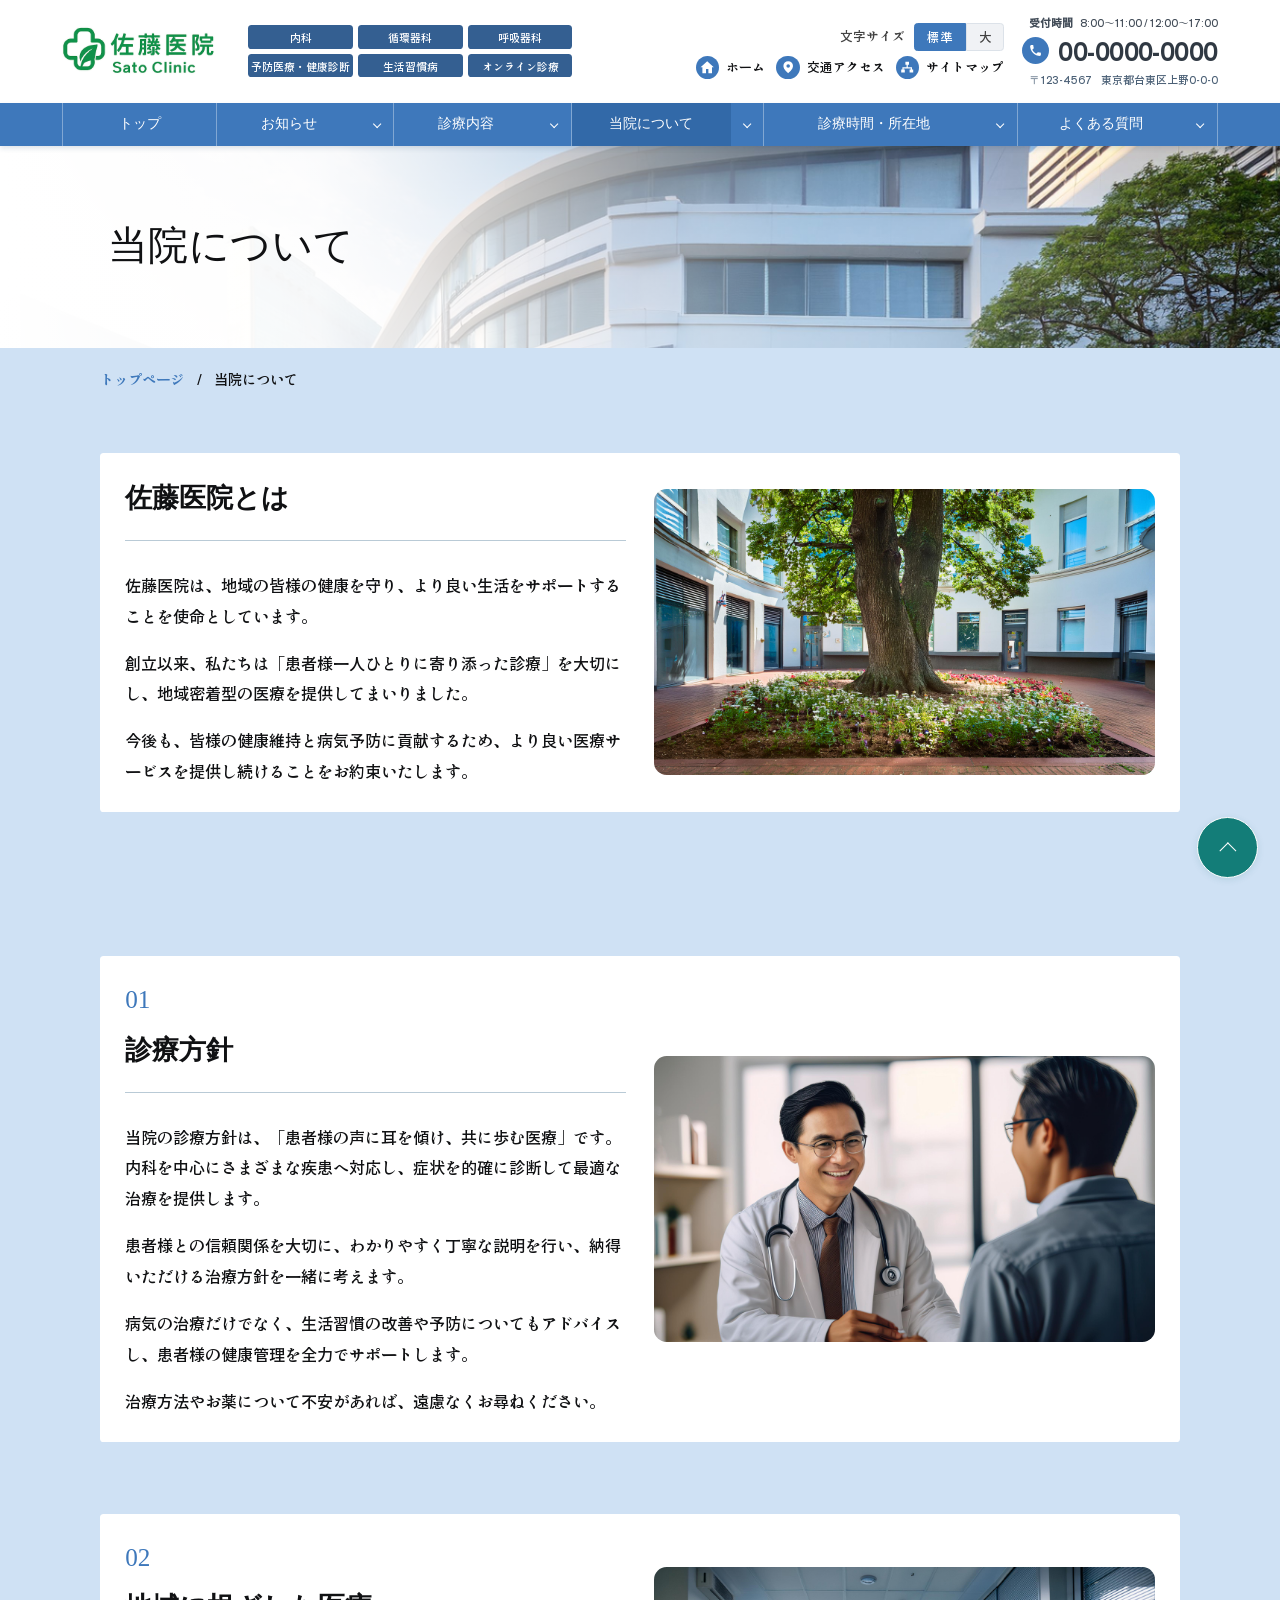
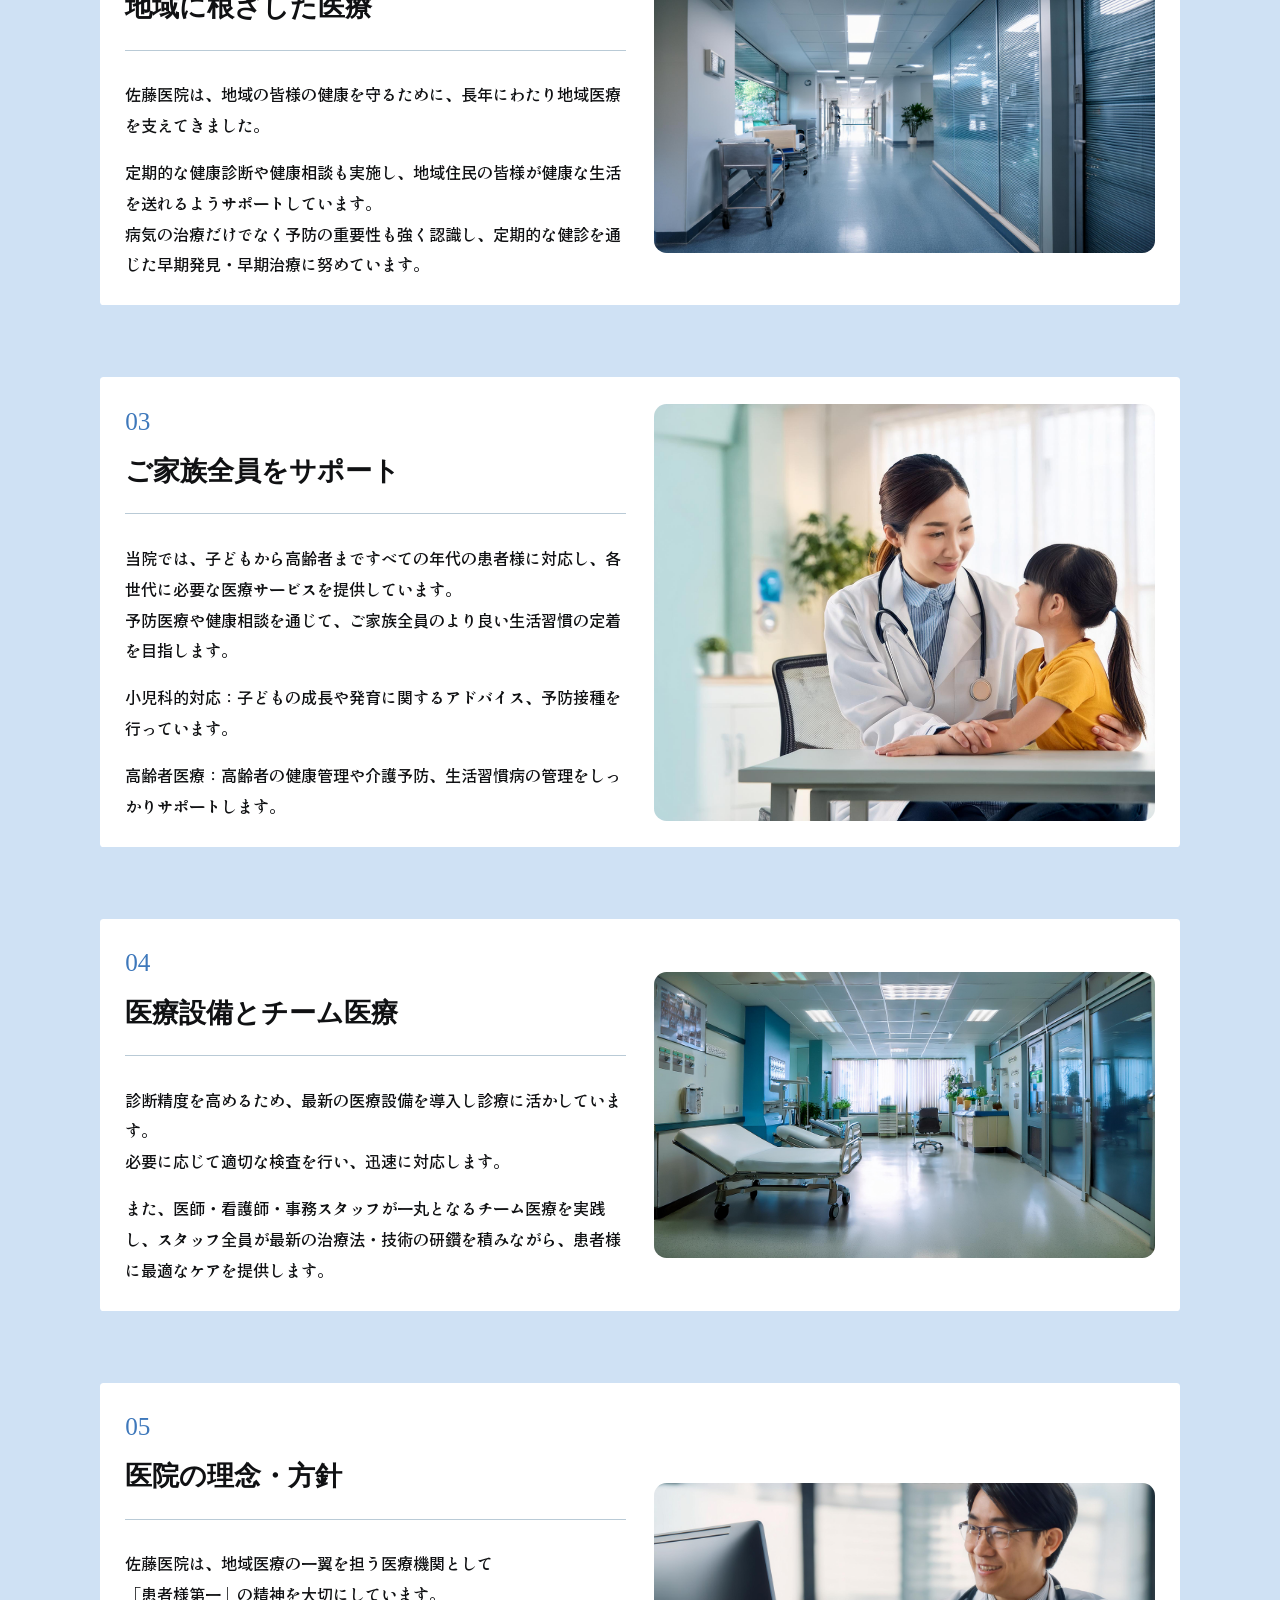
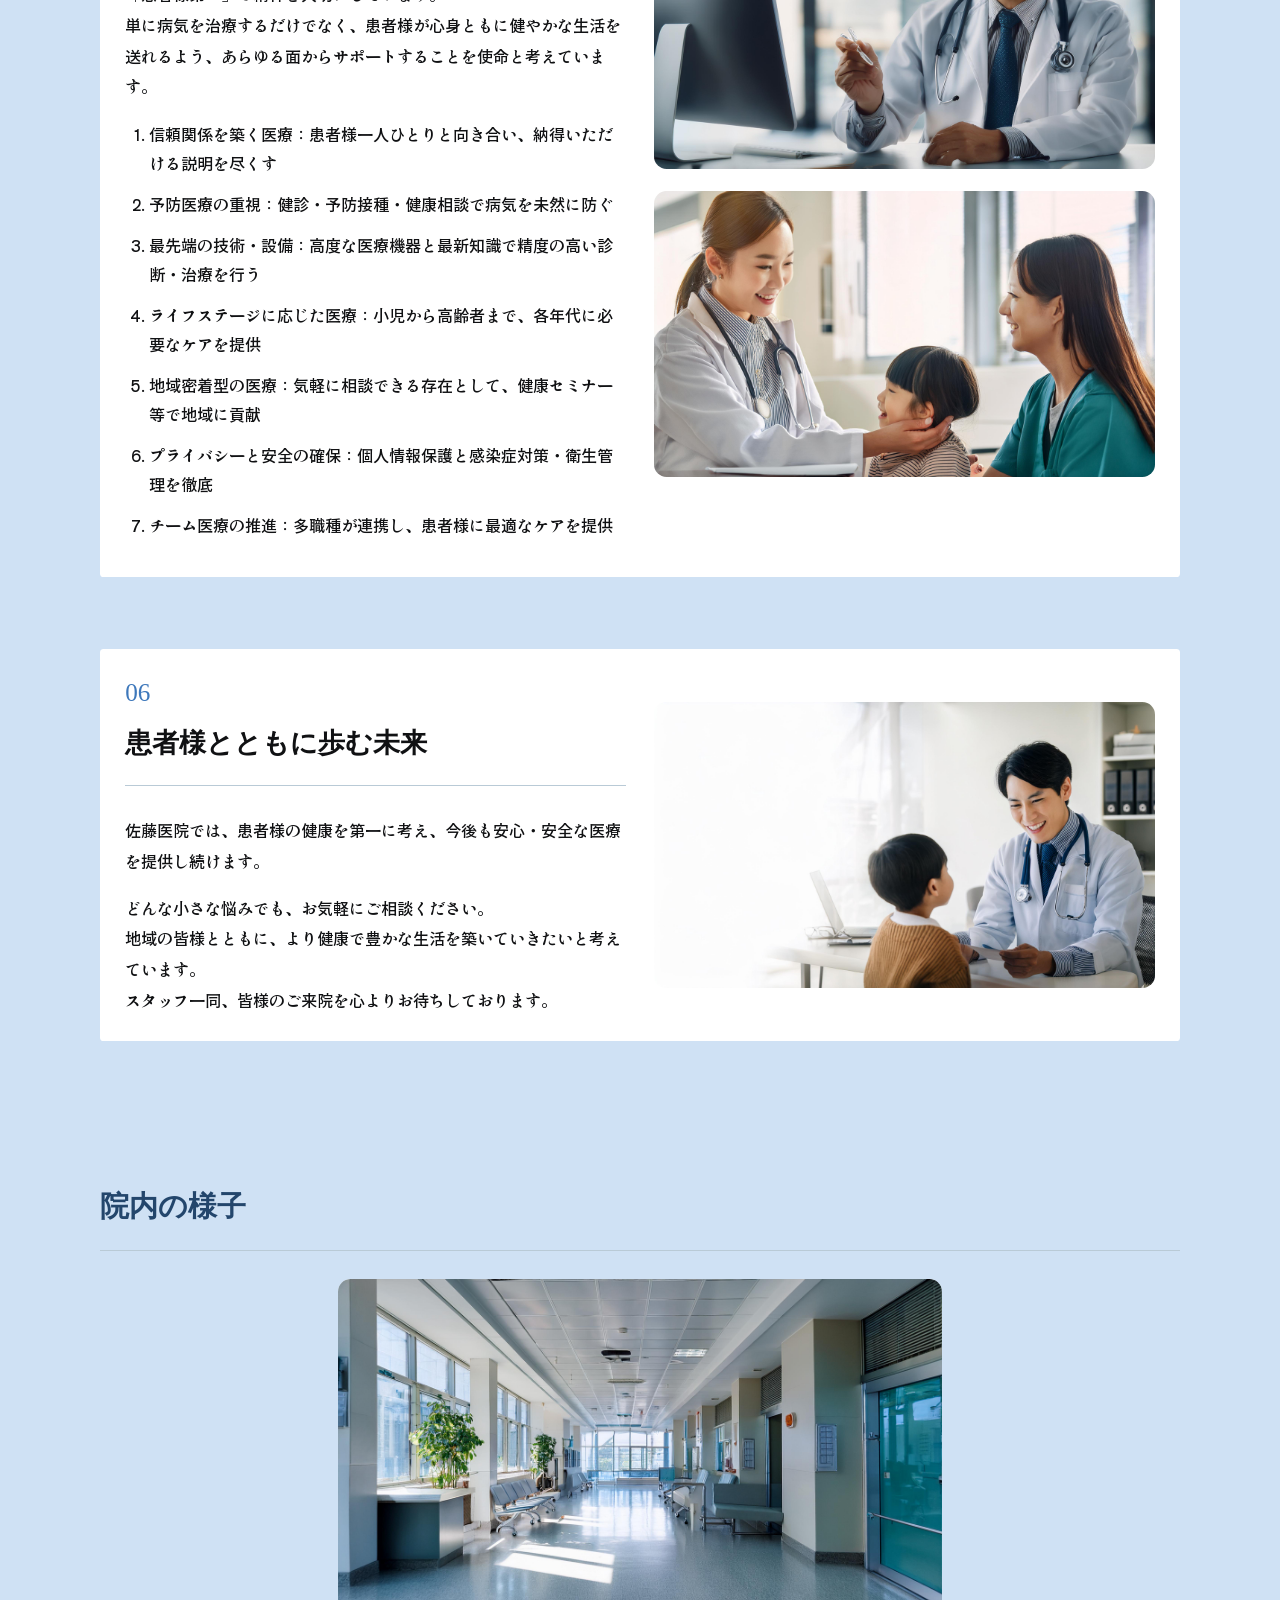
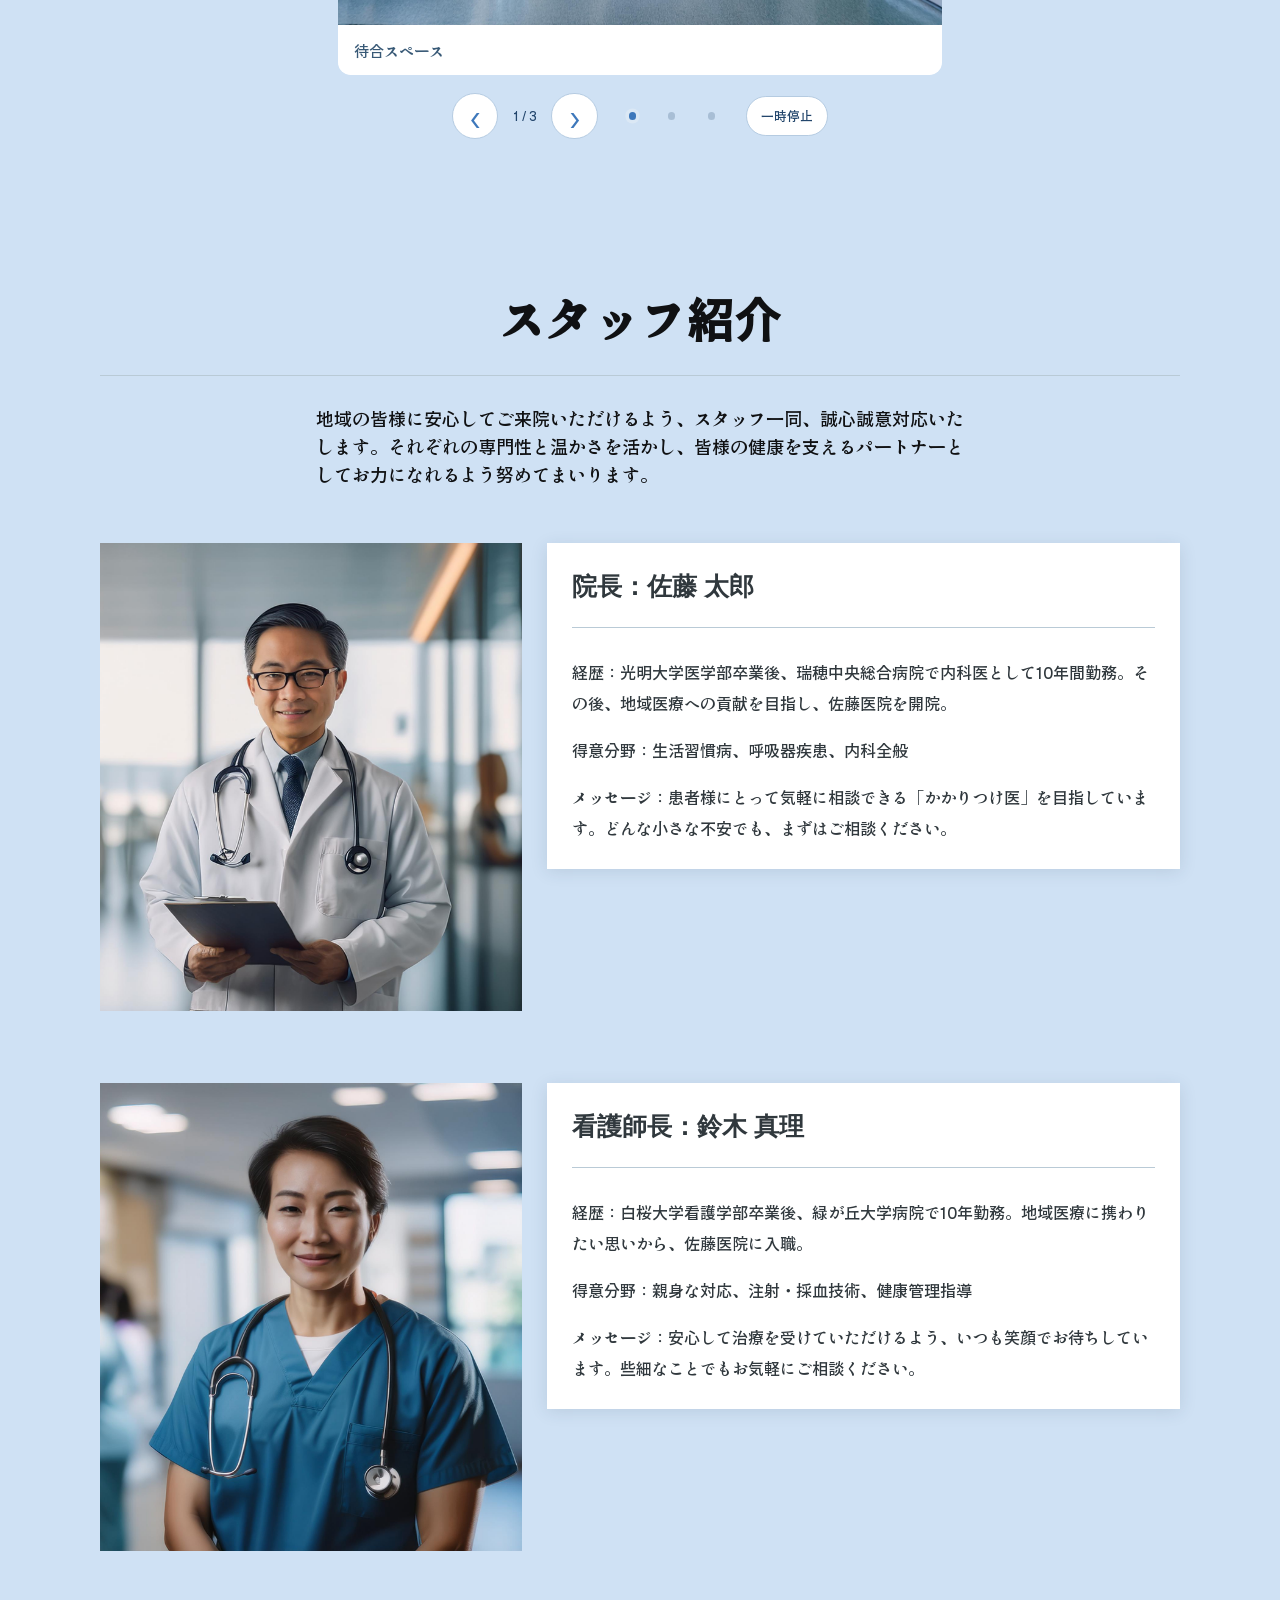
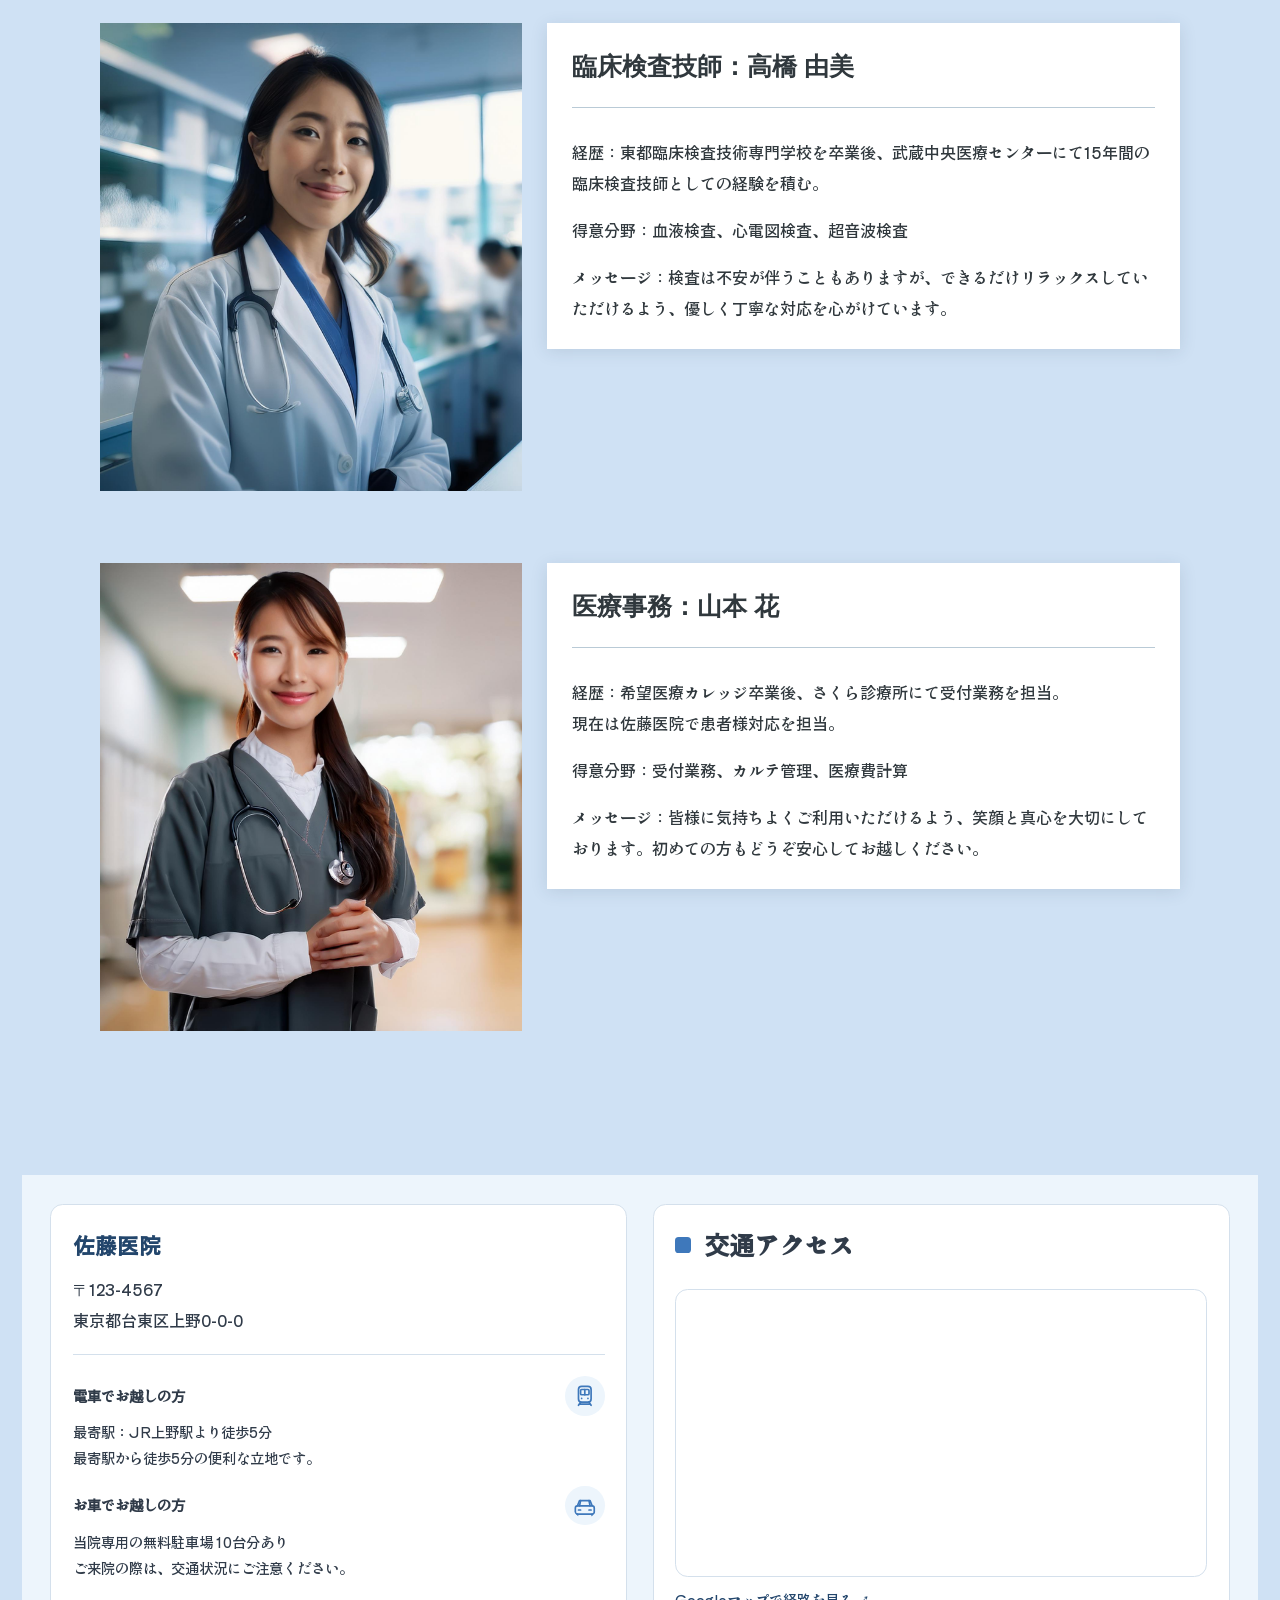
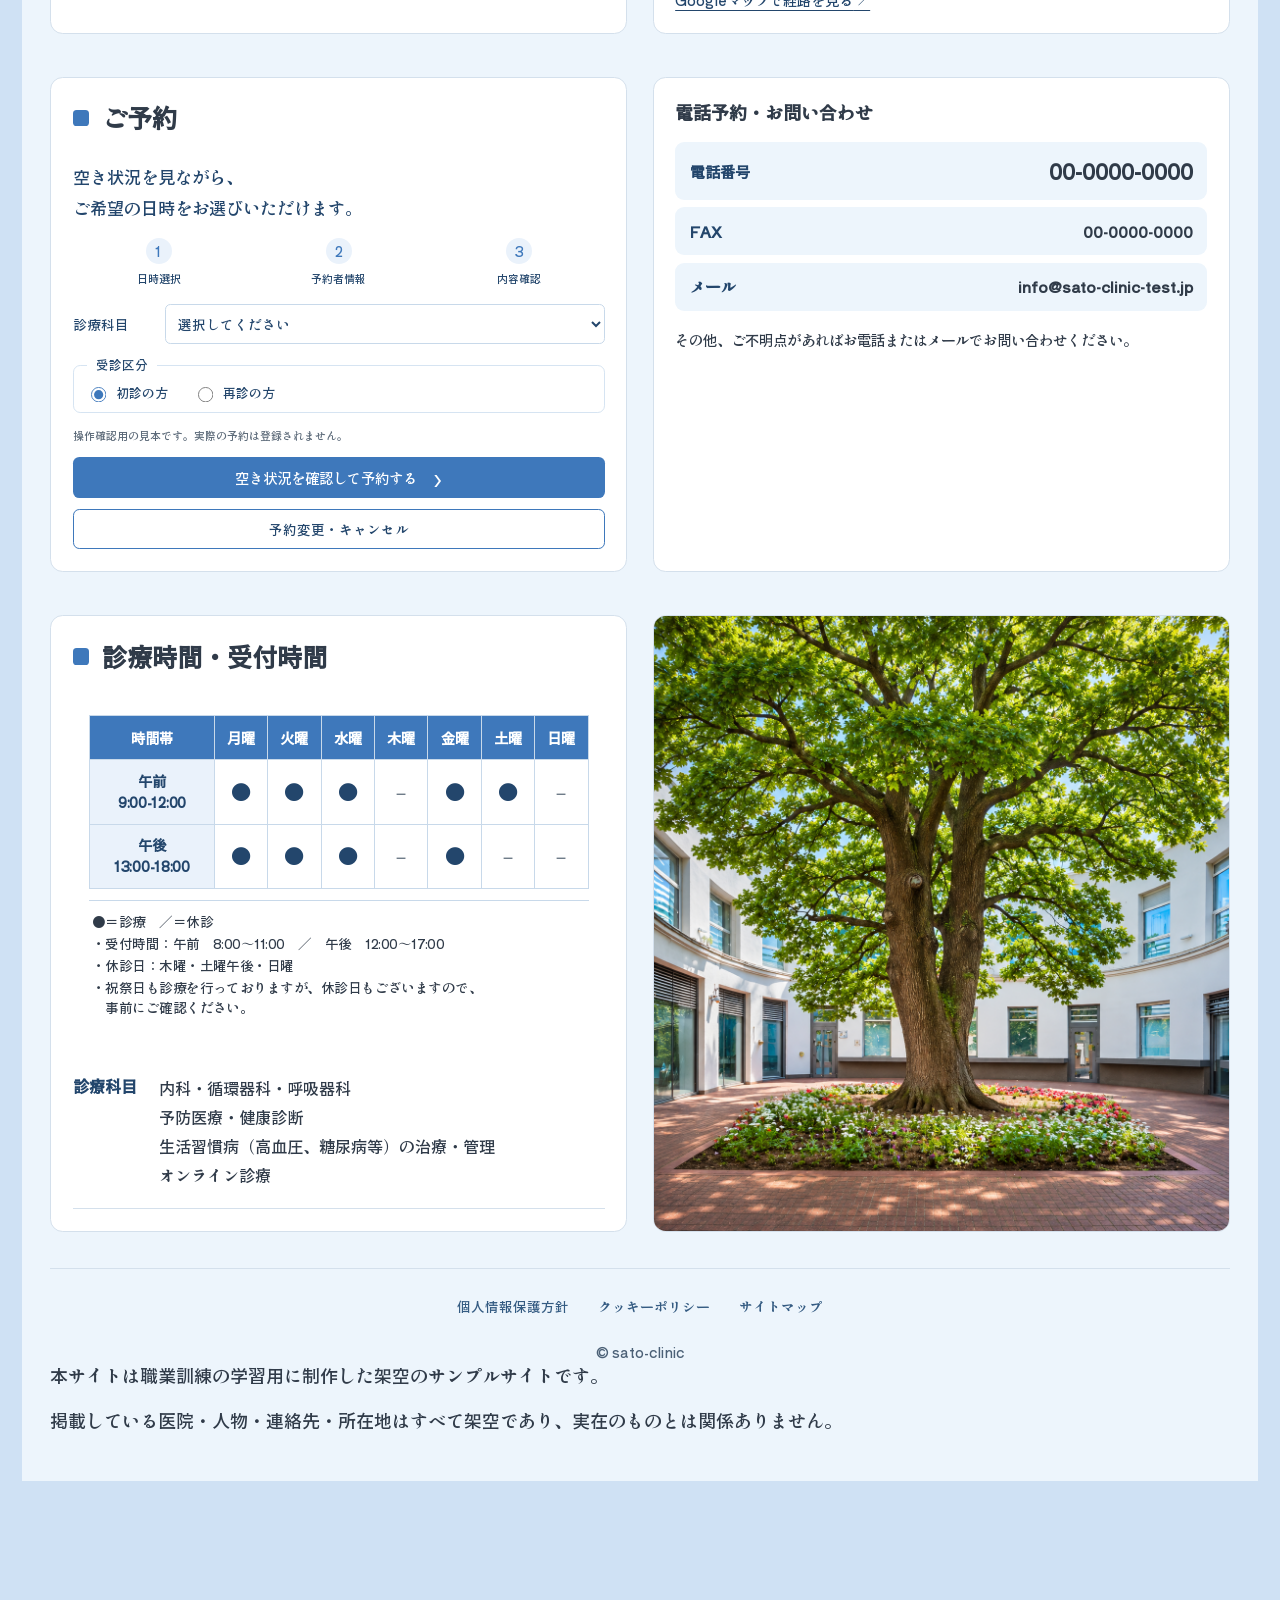
<file: about.html>
<!doctype html>
<html lang="ja"><head><meta name="robots" content="noindex, nofollow"><meta charset="utf-8"><meta name="viewport" content="width=device-width, initial-scale=1"><meta name="description" content="佐藤医院の当院について。地域に根ざした医療を目指します。"><title>当院について | 佐藤医院</title><link rel="stylesheet" href="./css/style.css"><link rel="stylesheet" href="./css/booking.css"><script src="./js/header.js" defer></script><script src="./js/reservation-booking.js" defer></script><script src="./js/news-reveal.js" defer></script><script src="./js/clinical-slider.js" defer></script></head>
<body class="page-about"><header class="site-header" id="top">
   <div class="site-top">
  <div class="site-brand">
    <a class="site-logo" href="index.html" aria-label="佐藤医院 トップページ"><img class="" src="./img/Logo/logo.png" alt="佐藤医院 Sato Clinic ロゴ" loading="eager"></a>
    <ul class="department-badges" aria-label="診療科目"><li>内科</li><li>循環器科</li><li>呼吸器科</li><li>予防医療・健康診断</li><li>生活習慣病</li><li>オンライン診療</li></ul>
  </div>
  <div class="header-utilities">
    <div class="text-size-control" role="group" aria-label="文字サイズの変更">
      <span>文字サイズ</span>
      <div class="text-size-buttons"><button class="text-size-button" type="button" data-text-size="standard" aria-pressed="true">標準</button><button class="text-size-button" type="button" data-text-size="large" aria-pressed="false">大</button></div>
    </div>
    <nav class="utility-nav" aria-label="便利なリンク">
      <a href="index.html"><span class="utility-icon" aria-hidden="true"><svg viewBox="0 0 24 24"><path d="m12 2 11 10h-3v10h-6v-7h-4v7H4V12H1z"/></svg></span>ホーム</a>
      <a href="hours.html"><span class="utility-icon"><svg viewBox="0 0 24 24" aria-hidden="true"><path d="M12 2a8 8 0 0 0-8 8c0 6 8 12 8 12s8-6 8-12a8 8 0 0 0-8-8zm0 11a3 3 0 1 1 0-6 3 3 0 0 1 0 6z"/></svg></span>交通アクセス</a>
      <a href="sitemap.html"><span class="utility-icon utility-icon-sitemap" aria-hidden="true"><svg viewBox="0 0 24 24"><path d="M9 3h6v5H9zM2 16h6v5H2zM16 16h6v5h-6zM11 8h2v4h7v4h-2v-2H6v2H4v-4h7z"/></svg></span>サイトマップ</a>
      
    </nav>
  </div>
<div class="header-contact"><p class="header-reception"><span>受付時間</span><span>8:00〜11:00 / 12:00〜17:00</span></p><a class="site-phone" href="tel:0000000000" aria-label="電話番号 00-0000-0000"><svg viewBox="0 0 24 24" aria-hidden="true"><path d="M6.6 10.8a15.5 15.5 0 0 0 6.6 6.6l2.2-2.2a1 1 0 0 1 1-.24c1.1.37 2.3.56 3.6.56a1 1 0 0 1 1 1V20a1 1 0 0 1-1 1C10.6 21 3 13.4 3 4a1 1 0 0 1 1-1h3.5a1 1 0 0 1 1 1c0 1.3.2 2.5.56 3.6a1 1 0 0 1-.24 1z"/></svg><span>00-0000-0000</span></a><address class="header-address"><span class="header-postal-code">〒123-4567</span><span>東京都台東区上野0-0-0</span></address></div>
</div>
<nav class="global-nav" aria-label="グローバルナビゲーション"><div class="nav-item"><div class="nav-parent"><a href="index.html" id="nav-parent-0">トップ</a></div></div>
<div class="nav-item has-submenu"><div class="nav-parent"><a href="news.html" id="nav-parent-1">お知らせ</a><button class="nav-toggle" type="button" aria-expanded="false" aria-controls="mega-menu-1" aria-label="お知らせの詳細メニューを開く"><span aria-hidden="true"></span></button></div><section class="mega-panel" id="mega-menu-1" aria-labelledby="nav-parent-1" aria-hidden="true" inert><div class="mega-inner"><a class="mega-overview" href="news.html">お知らせ<span>一覧を見る</span><span class="mega-overview-arrow" aria-hidden="true">›</span></a><ul class="mega-links"><li><a href="news.html#news-1"><span class="mega-link-arrow" aria-hidden="true">›</span><span>インフルエンザ予防接種について</span></a></li><li><a href="news.html#news-2"><span class="mega-link-arrow" aria-hidden="true">›</span><span>年末年始の休診について</span></a></li><li><a href="news.html#news-3"><span class="mega-link-arrow" aria-hidden="true">›</span><span>健康診断のご案内</span></a></li><li><a href="news.html#news-4"><span class="mega-link-arrow" aria-hidden="true">›</span><span>新型コロナウイルス対策について</span></a></li><li><a href="news.html#news-5"><span class="mega-link-arrow" aria-hidden="true">›</span><span>オンライン診療の導入について</span></a></li></ul></div></section></div>
<div class="nav-item has-submenu"><div class="nav-parent"><a href="medical.html" id="nav-parent-2">診療内容</a><button class="nav-toggle" type="button" aria-expanded="false" aria-controls="mega-menu-2" aria-label="診療内容の詳細メニューを開く"><span aria-hidden="true"></span></button></div><section class="mega-panel" id="mega-menu-2" aria-labelledby="nav-parent-2" aria-hidden="true" inert><div class="mega-inner"><a class="mega-overview" href="medical.html">診療内容<span>一覧を見る</span><span class="mega-overview-arrow" aria-hidden="true">›</span></a><ul class="mega-links"><li><a href="medical.html#medical-general"><span class="mega-link-arrow" aria-hidden="true">›</span><span>一般内科診療</span></a></li><li><a href="medical.html#medical-lifestyle"><span class="mega-link-arrow" aria-hidden="true">›</span><span>生活習慣病の診断・治療</span></a></li><li><a href="medical.html#medical-digestive"><span class="mega-link-arrow" aria-hidden="true">›</span><span>消化器系の診療</span></a></li><li><a href="medical.html#medical-respiratory"><span class="mega-link-arrow" aria-hidden="true">›</span><span>呼吸器系の診療</span></a></li><li><a href="medical.html#medical-checkups"><span class="mega-link-arrow" aria-hidden="true">›</span><span>健康診断・各種検査</span></a></li><li><a href="medical.html#medical-vaccination"><span class="mega-link-arrow" aria-hidden="true">›</span><span>予防接種</span></a></li><li><a href="medical.html#medical-smoking"><span class="mega-link-arrow" aria-hidden="true">›</span><span>禁煙外来</span></a></li><li><a href="medical.html#medical-online"><span class="mega-link-arrow" aria-hidden="true">›</span><span>オンライン診療</span></a></li><li><a href="medical.html#medical-gallery"><span class="mega-link-arrow" aria-hidden="true">›</span><span>診療風景</span></a></li></ul></div></section></div>
<div class="nav-item has-submenu"><div class="nav-parent"><a href="about.html" aria-current="page" id="nav-parent-3">当院について</a><button class="nav-toggle" type="button" aria-expanded="false" aria-controls="mega-menu-3" aria-label="当院についての詳細メニューを開く"><span aria-hidden="true"></span></button></div><section class="mega-panel" id="mega-menu-3" aria-labelledby="nav-parent-3" aria-hidden="true" inert><div class="mega-inner"><a class="mega-overview" href="about.html">当院について<span>一覧を見る</span><span class="mega-overview-arrow" aria-hidden="true">›</span></a><ul class="mega-links"><li><a href="about.html#about-introduction"><span class="mega-link-arrow" aria-hidden="true">›</span><span>佐藤医院とは</span></a></li><li><a href="about.html#about-policy"><span class="mega-link-arrow" aria-hidden="true">›</span><span>診療方針</span></a></li><li><a href="about.html#about-community"><span class="mega-link-arrow" aria-hidden="true">›</span><span>地域に根ざした医療</span></a></li><li><a href="about.html#about-family"><span class="mega-link-arrow" aria-hidden="true">›</span><span>ご家族全員をサポート</span></a></li><li><a href="about.html#about-equipment"><span class="mega-link-arrow" aria-hidden="true">›</span><span>医療設備とチーム医療</span></a></li><li><a href="about.html#about-philosophy"><span class="mega-link-arrow" aria-hidden="true">›</span><span>医院の理念・方針</span></a></li><li><a href="about.html#about-future"><span class="mega-link-arrow" aria-hidden="true">›</span><span>患者様とともに歩む未来</span></a></li><li><a href="about.html#about-interior"><span class="mega-link-arrow" aria-hidden="true">›</span><span>院内の様子</span></a></li><li><a href="about.html#about-staff"><span class="mega-link-arrow" aria-hidden="true">›</span><span>スタッフ紹介</span></a></li><li><a href="about.html#about-director"><span class="mega-link-arrow" aria-hidden="true">›</span><span>院長紹介</span></a></li></ul></div></section></div>
<div class="nav-item has-submenu"><div class="nav-parent"><a href="hours.html" id="nav-parent-4">診療時間・所在地</a><button class="nav-toggle" type="button" aria-expanded="false" aria-controls="mega-menu-4" aria-label="診療時間・所在地の詳細メニューを開く"><span aria-hidden="true"></span></button></div><section class="mega-panel" id="mega-menu-4" aria-labelledby="nav-parent-4" aria-hidden="true" inert><div class="mega-inner"><a class="mega-overview" href="hours.html">診療時間・所在地<span>一覧を見る</span><span class="mega-overview-arrow" aria-hidden="true">›</span></a><ul class="mega-links"><li><a href="hours.html#hours-reservation"><span class="mega-link-arrow" aria-hidden="true">›</span><span>ご予約</span></a></li><li><a href="hours.html#hours-schedule"><span class="mega-link-arrow" aria-hidden="true">›</span><span>診療時間・受付時間</span></a></li><li><a href="hours.html#hours-access"><span class="mega-link-arrow" aria-hidden="true">›</span><span>交通アクセス</span></a></li><li><a href="hours.html#hours-directions"><span class="mega-link-arrow" aria-hidden="true">›</span><span>電車・お車でお越しの方</span></a></li><li><a href="hours.html#hours-contact"><span class="mega-link-arrow" aria-hidden="true">›</span><span>電話予約・お問い合わせ</span></a></li></ul></div></section></div>
<div class="nav-item has-submenu"><div class="nav-parent"><a href="faq.html" id="nav-parent-5">よくある質問</a><button class="nav-toggle" type="button" aria-expanded="false" aria-controls="mega-menu-5" aria-label="よくある質問の詳細メニューを開く"><span aria-hidden="true"></span></button></div><section class="mega-panel" id="mega-menu-5" aria-labelledby="nav-parent-5" aria-hidden="true" inert><div class="mega-inner"><a class="mega-overview" href="faq.html">よくある質問<span>一覧を見る</span><span class="mega-overview-arrow" aria-hidden="true">›</span></a><ul class="mega-links"><li><a href="faq.html#faq-consultation"><span class="mega-link-arrow" aria-hidden="true">›</span><span>診療について</span></a></li><li><a href="faq.html#faq-checkups"><span class="mega-link-arrow" aria-hidden="true">›</span><span>予防接種・健康診断について</span></a></li><li><a href="faq.html#faq-payment"><span class="mega-link-arrow" aria-hidden="true">›</span><span>お支払いについて</span></a></li><li><a href="faq.html#faq-other"><span class="mega-link-arrow" aria-hidden="true">›</span><span>その他</span></a></li></ul></div></section></div></nav>
 </header><main class="page-main"><section class="page-banner" aria-labelledby="about-page-title"><img src="./img/Hospital_Exterior/hospital_1.jpg" alt="佐藤医院の外観" loading="eager"><h1 class="page-title" id="about-page-title">当院について</h1></section><nav class="page-breadcrumb" aria-label="パンくずリスト"><a href="index.html">トップページ</a><span aria-hidden="true">/</span><span aria-current="page">当院について</span></nav><div class="page-content about-content"><div class="about-intro"><div class="about-text"><h2 id="about-introduction"  class="section-rule">佐藤医院とは</h2><p>佐藤医院は、地域の皆様の健康を守り、より良い生活をサポートすることを使命としています。</p><p>創立以来、私たちは「患者様一人ひとりに寄り添った診療」を大切にし、地域密着型の医療を提供してまいりました。</p><p>今後も、皆様の健康維持と病気予防に貢献するため、より良い医療サービスを提供し続けることをお約束いたします。</p></div><img class="about-feature-photo" src="./img/Hospital_Exterior/hospital_2.jpg" alt="緑に囲まれた医院の中庭" loading="lazy"></div><section class="about-block"><div class="about-text"><h2 id="about-policy"  class="section-rule">診療方針</h2><p>当院の診療方針は、「患者様の声に耳を傾け、共に歩む医療」です。内科を中心にさまざまな疾患へ対応し、症状を的確に診断して最適な治療を提供します。</p><p>患者様との信頼関係を大切に、わかりやすく丁寧な説明を行い、納得いただける治療方針を一緒に考えます。</p><p>病気の治療だけでなく、生活習慣の改善や予防についてもアドバイスし、患者様の健康管理を全力でサポートします。</p><p>治療方法やお薬について不安があれば、遠慮なくお尋ねください。</p></div><img class="about-feature-photo" src="./img/Medical_Image/medical_8.jpg" alt="患者の相談を丁寧に聞く医師" loading="lazy"></section><section class="about-block"><div class="about-text"><h2 id="about-community"  class="section-rule">地域に根ざした医療</h2><p>佐藤医院は、地域の皆様の健康を守るために、長年にわたり地域医療を支えてきました。</p><p>定期的な健康診断や健康相談も実施し、地域住民の皆様が健康な生活を送れるようサポートしています。<br>病気の治療だけでなく予防の重要性も強く認識し、定期的な健診を通じた早期発見・早期治療に努めています。</p></div><img class="about-feature-photo" src="./img/Hospital_Exterior/hospital_5.jpg" alt="自然光の入る医院の廊下" loading="lazy"></section><section class="about-block"><div class="about-text"><h2 id="about-family"  class="section-rule">ご家族全員をサポート</h2><p>当院では、子どもから高齢者まですべての年代の患者様に対応し、各世代に必要な医療サービスを提供しています。<br>予防医療や健康相談を通じて、ご家族全員のより良い生活習慣の定着を目指します。</p><p>小児科的対応：子どもの成長や発育に関するアドバイス、予防接種を行っています。</p><p>高齢者医療：高齢者の健康管理や介護予防、生活習慣病の管理をしっかりサポートします。</p></div><img class="about-feature-photo about-feature-photo--people" src="./img/Patient_Image/patient_10.jpg" alt="子どもに優しく声をかける医師" loading="lazy"></section><section class="about-block"><div class="about-text"><h2 id="about-equipment"  class="section-rule">医療設備とチーム医療</h2><p>診断精度を高めるため、最新の医療設備を導入し診療に活かしています。<br>必要に応じて適切な検査を行い、迅速に対応します。</p><p>また、医師・看護師・事務スタッフが一丸となるチーム医療を実践し、スタッフ全員が最新の治療法・技術の研鑽を積みながら、患者様に最適なケアを提供します。</p></div><img class="about-feature-photo" src="./img/Hospital_Exterior/hospital_3.jpg" alt="診察ベッドや医療設備のある診察室" loading="lazy"></section><section class="about-block"><div class="about-text"><h2 id="about-philosophy"  class="section-rule">医院の理念・方針</h2><p>佐藤医院は、地域医療の一翼を担う医療機関として<br>「患者様第一」の精神を大切にしています。<br>単に病気を治療するだけでなく、患者様が心身ともに健やかな生活を送れるよう、あらゆる面からサポートすることを使命と考えています。</p><ol class="about-policy-list"><li>信頼関係を築く医療：患者様一人ひとりと向き合い、納得いただける説明を尽くす</li><li>予防医療の重視：健診・予防接種・健康相談で病気を未然に防ぐ</li><li>最先端の技術・設備：高度な医療機器と最新知識で精度の高い診断・治療を行う</li><li>ライフステージに応じた医療：小児から高齢者まで、各年代に必要なケアを提供</li><li>地域密着型の医療：気軽に相談できる存在として、健康セミナー等で地域に貢献</li><li>プライバシーと安全の確保：個人情報保護と感染症対策・衛生管理を徹底</li><li>チーム医療の推進：多職種が連携し、患者様に最適なケアを提供</li></ol></div><div class="about-policy-photos"><img class="about-feature-photo" src="./img/Medical_Image/medical_1.jpg" alt="笑顔で診療について説明する医師" loading="lazy"><img class="about-feature-photo" src="./img/Patient_Image/patient_1.jpg" alt="親子に寄り添い、子どもを診察する医師" loading="lazy"></div></section><section class="about-block"><div class="about-text"><h2 id="about-future"  class="section-rule">患者様とともに歩む未来</h2><p>佐藤医院では、患者様の健康を第一に考え、今後も安心・安全な医療を提供し続けます。</p><p>どんな小さな悩みでも、お気軽にご相談ください。<br>地域の皆様とともに、より健康で豊かな生活を築いていきたいと考えています。<br>スタッフ一同、皆様のご来院を心よりお待ちしております。</p></div><img class="about-feature-photo" src="./img/Patient_Image/patient_9.jpg" alt="子どもと向き合い診察を行う医師" loading="lazy"></section></div><section class="photo-gallery clinical-slider interior-slider" data-autoplay="5000" aria-label="院内の様子" aria-roledescription="カルーセル"><h2 id="about-interior"  class="section-rule">院内の様子</h2><div class="clinical-slider-track" id="interior-slider-track" role="region" aria-label="院内の写真。左右にスワイプ、または矢印キーで切り替えられます" tabindex="0"><figure><img class="gallery-photo" src="./img/Hospital_Exterior/hospital_6.jpg" alt="明るい院内の待合スペース" loading="lazy"><figcaption>待合スペース</figcaption></figure><figure><img class="gallery-photo" src="./img/Hospital_Exterior/hospital_7.jpg" alt="ベッドやモニターを備えた院内の部屋" loading="lazy"><figcaption>院内設備</figcaption></figure><figure><img class="gallery-photo" src="./img/Hospital_Exterior/hospital_8.jpg" alt="自然光の入る院内のベッド周辺" loading="lazy"><figcaption>院内の環境</figcaption></figure></div><div class="clinical-slider-controls" hidden><button class="clinical-slider-arrow" type="button" data-slide="previous" aria-label="前の写真" aria-controls="interior-slider-track">‹</button><p class="clinical-slider-status" role="status" aria-live="polite" aria-atomic="true">1 / 3</p><button class="clinical-slider-arrow" type="button" data-slide="next" aria-label="次の写真" aria-controls="interior-slider-track">›</button><div class="clinical-slider-dots" role="group" aria-label="表示する写真を選択"></div></div></section><section class="staff-section"><h2 id="about-staff"  class="section-rule">スタッフ紹介</h2><p class="staff-lead">地域の皆様に安心してご来院いただけるよう、スタッフ一同、誠心誠意対応いたします。それぞれの専門性と温かさを活かし、皆様の健康を支えるパートナーとしてお力になれるよう努めてまいります。</p><article class="staff-card"><img class="" src="./img/Doctor_Image/sato_taro.jpg" alt="院長：佐藤 太郎の写真" loading="lazy"><div class="staff-details">
  <h3 id="about-director" class="section-rule">院長：佐藤 太郎</h3><p>経歴：光明大学医学部卒業後、瑞穂中央総合病院で内科医として10年間勤務。その後、地域医療への貢献を目指し、佐藤医院を開院。</p><p>得意分野：生活習慣病、呼吸器疾患、内科全般</p><p>メッセージ：患者様にとって気軽に相談できる「かかりつけ医」を目指しています。どんな小さな不安でも、まずはご相談ください。</p></div></article><article class="staff-card"><img class="" src="./img/Doctor_Image/suzuki_mari.jpg" alt="看護師長：鈴木 真理の写真" loading="lazy"><div class="staff-details">
  <h3 class="section-rule">看護師長：鈴木 真理</h3><p>経歴：白桜大学看護学部卒業後、緑が丘大学病院で10年勤務。地域医療に携わりたい思いから、佐藤医院に入職。</p><p>得意分野：親身な対応、注射・採血技術、健康管理指導</p><p>メッセージ：安心して治療を受けていただけるよう、いつも笑顔でお待ちしています。些細なことでもお気軽にご相談ください。</p></div></article><article class="staff-card"><img class="" src="./img/Doctor_Image/takahashi_yumi.jpg" alt="臨床検査技師：高橋 由美の写真" loading="lazy"><div class="staff-details">
  <h3 class="section-rule">臨床検査技師：高橋 由美</h3><p>経歴：東都臨床検査技術専門学校を卒業後、武蔵中央医療センターにて15年間の臨床検査技師としての経験を積む。</p><p>得意分野：血液検査、心電図検査、超音波検査</p><p>メッセージ：検査は不安が伴うこともありますが、できるだけリラックスしていただけるよう、優しく丁寧な対応を心がけています。</p></div></article><article class="staff-card"><img class="" src="./img/Doctor_Image/yamamoto_hana.jpg" alt="医療事務：山本 花の写真" loading="lazy"><div class="staff-details">
  <h3 class="section-rule">医療事務：山本 花</h3><p>経歴：希望医療カレッジ卒業後、さくら診療所にて受付業務を担当。<br>現在は佐藤医院で患者様対応を担当。</p><p>得意分野：受付業務、カルテ管理、医療費計算</p><p>メッセージ：皆様に気持ちよくご利用いただけるよう、笑顔と真心を大切にしております。初めての方もどうぞ安心してお越しください。</p></div></article></section><footer class="clinic-footer" aria-label="佐藤医院の所在地、診療時間、診療科目">
<div class="clinic-columns clinic-columns--access-first">
  <section class="clinic-access-details" aria-label="医院情報とお問い合わせ">
  <div class="clinic-access-note">
  <p class="clinic-access-name">佐藤医院</p>
  <p class="clinic-access-address">〒123-4567<br>東京都台東区上野0-0-0</p>

   <p><strong class="access-method-title"><span>電車でお越しの方</span><svg class="access-method-icon" viewBox="0 0 24 24" aria-hidden="true" focusable="false" fill="none" stroke="currentColor" stroke-width="1.6" stroke-linecap="round" stroke-linejoin="round"><rect x="6" y="3" width="12" height="15" rx="3"/><rect x="8" y="6" width="8" height="5" rx="1"/><path d="M12 6v5M8 18l-2 3m10-3 2 3M7 20h10"/><circle cx="9" cy="14.5" r=".8" fill="currentColor" stroke="none"/><circle cx="15" cy="14.5" r=".8" fill="currentColor" stroke="none"/></svg></strong>最寄駅：JR上野駅より徒歩5分<br>最寄駅から徒歩5分の便利な立地です。</p>
   <p><strong class="access-method-title"><span>お車でお越しの方</span><svg class="access-method-icon" viewBox="0 0 24 24" aria-hidden="true" focusable="false" fill="none" stroke="currentColor" stroke-width="1.6" stroke-linecap="round" stroke-linejoin="round"><path d="m5 12 2-5h10l2 5"/><rect x="3" y="12" width="18" height="8" rx="2"/><path d="M5 20v2m14-2v2M6 16h2m8 0h2M8 7l-1 5m9-5 1 5"/></svg></strong>当院専用の無料駐車場 10台分あり<br>ご来院の際は、交通状況にご注意ください。</p>
  </div>
 </section>
 <section class="clinic-access" aria-label="所在地と交通アクセス">
  <h3 class="clinic-section-title">交通アクセス</h3>
  <iframe class="footer-map" title="交通アクセスのGoogleマップ" src="https://maps.google.com/maps?q=%E6%9D%B1%E4%BA%AC%E9%83%BD%E5%8F%B0%E6%9D%B1%E5%8C%BA%E6%9D%B1%E4%B8%8A%E9%87%8E3-15-5%20%E6%9B%BD%E6%88%91%E3%83%93%E3%83%AB3F&amp;output=embed&amp;hl=ja" width="540" height="320" loading="lazy" referrerpolicy="no-referrer-when-downgrade" allowfullscreen></iframe>
  <a class="map-directions" href="https://www.google.com/maps/dir/?api=1&amp;destination=%E6%9D%B1%E4%BA%AC%E9%83%BD%E5%8F%B0%E6%9D%B1%E5%8C%BA%E6%9D%B1%E4%B8%8A%E9%87%8E3-15-5%20%E6%9B%BD%E6%88%91%E3%83%93%E3%83%AB3F" target="_blank" rel="noopener noreferrer">Googleマップで経路を見る<span aria-hidden="true"> ↗</span></a>


 </section>
 <div class="clinic-right"><section class="clinic-reservation" aria-label="ご予約フォーム"><h3 class="clinic-section-title">ご予約</h3><form class="reservation-preview" aria-label="ご予約フォーム"><p class="booking-launch-lead">空き状況を見ながら、<br>ご希望の日時をお選びいただけます。</p><ol class="booking-launch-steps" aria-label="ご予約の流れ"><li><b>1</b>日時選択</li><li><b>2</b>予約者情報</li><li><b>3</b>内容確認</li></ol><label class="booking-launch-field"><span>診療科目</span><select name="department" aria-label="診療科目" required><option value="">選択してください</option><option>内科</option><option>循環器科</option><option>呼吸器科</option><option>予防医療・健康診断</option><option>生活習慣病</option><option>オンライン診療</option></select></label><fieldset class="booking-visit booking-launch-visit"><legend>受診区分</legend><label><input type="radio" name="visit" value="初診" checked> 初診の方</label><label><input type="radio" name="visit" value="再診"> 再診の方</label></fieldset><p class="booking-launch-note">操作確認用の見本です。実際の予約は登録されません。</p><button class="reservation-preview-button" type="submit">空き状況を確認して予約する <span aria-hidden="true">›</span></button></form></section></div>
 <div class="clinic-contact-box">
   <h4>電話予約・お問い合わせ</h4>
   <div class="clinic-contact-line"><span>電話番号</span><a href="tel:0000000000">00-0000-0000</a></div>
   <div class="clinic-contact-line"><span>FAX</span><strong>00-0000-0000</strong></div>
   <div class="clinic-contact-line"><span>メール</span><a class="clinic-email" href="mailto:info@sato-clinic-test.jp">info@sato-clinic-test.jp</a></div>
   <p>その他、ご不明点があればお電話またはメールでお問い合わせください。</p>
  </div>
 <section class="clinic-hours" aria-label="診療時間と連絡先">
  <h3 class="clinic-section-title">診療時間・受付時間</h3>
  <div class="schedule-panel" aria-label="診療時間表"><div class="schedule-inner">
<div class="schedule-table-scroll" role="region" aria-label="診療時間表" tabindex="0"><table class="hours-table"><thead><tr><th scope="col">時間帯</th><th scope="col">月曜</th><th scope="col">火曜</th><th scope="col">水曜</th><th scope="col">木曜</th><th scope="col">金曜</th><th scope="col">土曜</th><th scope="col">日曜</th></tr></thead>
<tbody><tr><td><span class="hours-period">午前</span><span class="hours-time">9:00-12:00</span></td><td>●</td><td>●</td><td>●</td><td class="dash">－</td><td>●</td><td>●</td><td class="dash">－</td></tr><tr><td><span class="hours-period">午後</span><span class="hours-time">13:00-18:00</span></td><td>●</td><td>●</td><td>●</td><td class="dash">－</td><td>●</td><td class="dash">－</td><td class="dash">－</td></tr></tbody></table></div>
<div class="schedule-note"><p>●＝診療　／＝休診</p><p>・受付時間：午前　8:00〜11:00　／　午後　12:00〜17:00</p><p>・休診日：木曜・土曜午後・日曜</p><p class="schedule-holiday-note"><span aria-hidden="true">・</span><span>祝祭日も診療を行っておりますが、休診日もございますので、<br>事前にご確認ください。</span></p></div></div></div>
  <dl class="clinic-info-list">
   <div class="clinic-info-row"><dt>診療科目</dt><dd>内科・循環器科・呼吸器科<br>予防医療・健康診断<br>生活習慣病（高血圧、糖尿病等）の治療・管理<br>オンライン診療</dd></div>
  </dl>

 </section>
 <div class="clinic-photo-card"><img class="clinic-access-photo" src="./img/Hospital_Exterior/courtyard_tree_footer_v2.png" alt="中庭に広がる大きな木と鮮やかな緑" loading="lazy"></div>

</div>
<nav class="footer-policy-links" aria-label="サイトに関する情報"><a href="privacy.html">個人情報保護方針</a><a href="cookie-policy.html">クッキーポリシー</a><a href="sitemap.html">サイトマップ</a></nav>
<small class="footer-copyright">© sato-clinic</small><p>本サイトは職業訓練の学習用に制作した架空のサンプルサイトです。</p><p>掲載している医院・人物・連絡先・所在地はすべて架空であり、実在のものとは関係ありません。</p>
</footer></main><a class="back-to-top" href="#top" aria-label="最上部に戻る" title="最上部に戻る"></a>
</body></html>
</file>
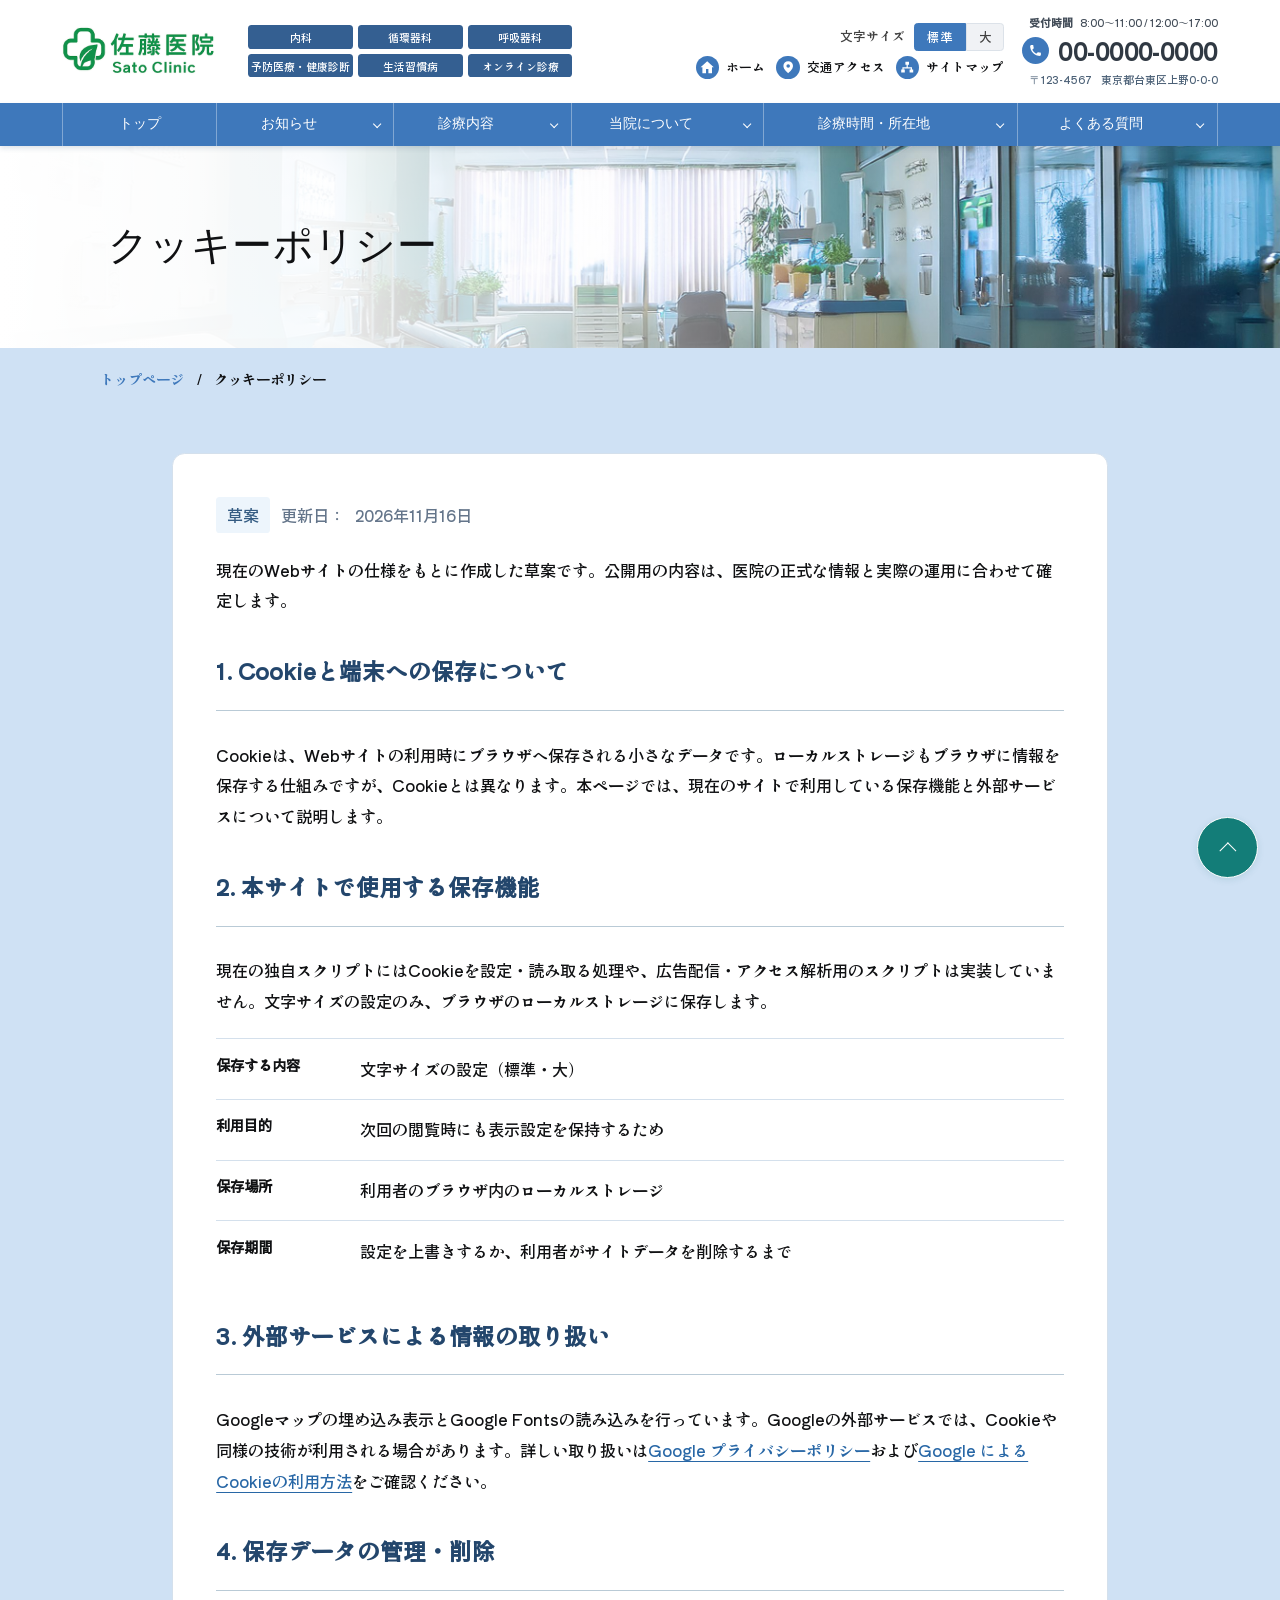
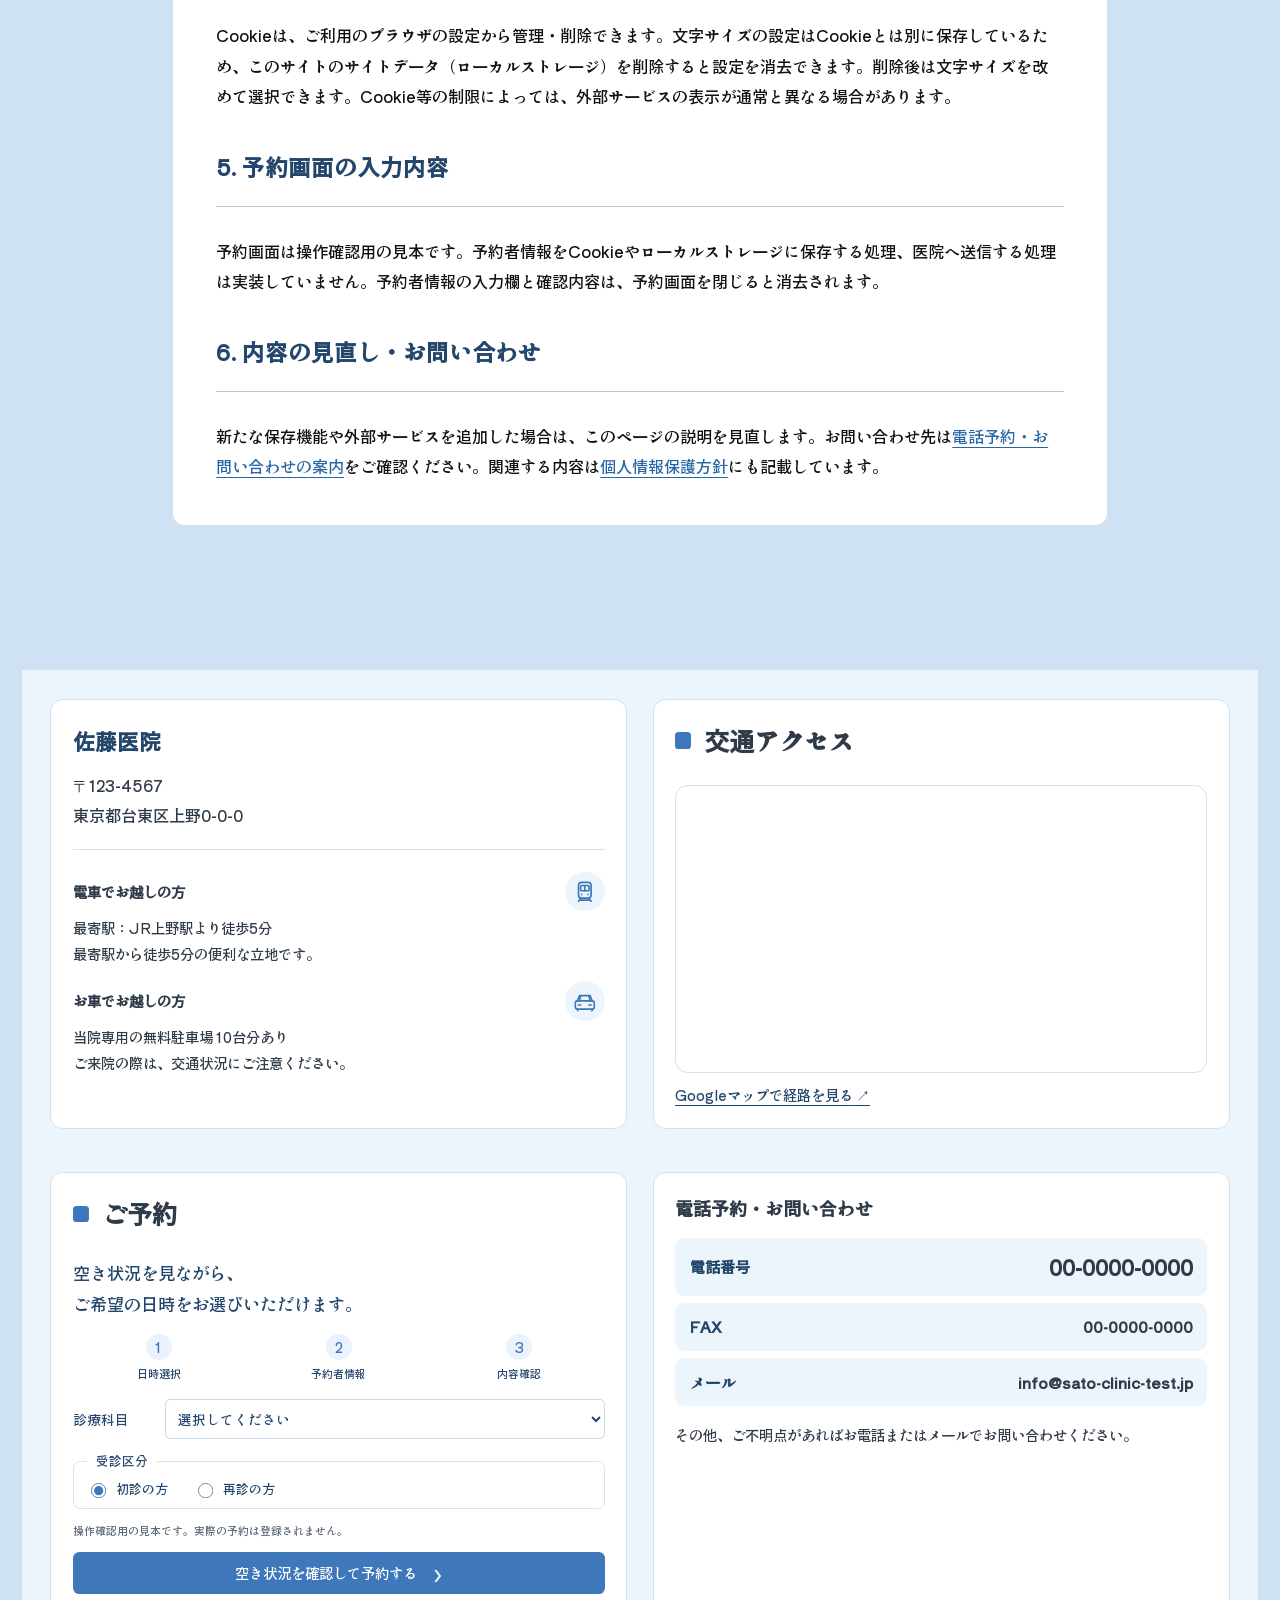
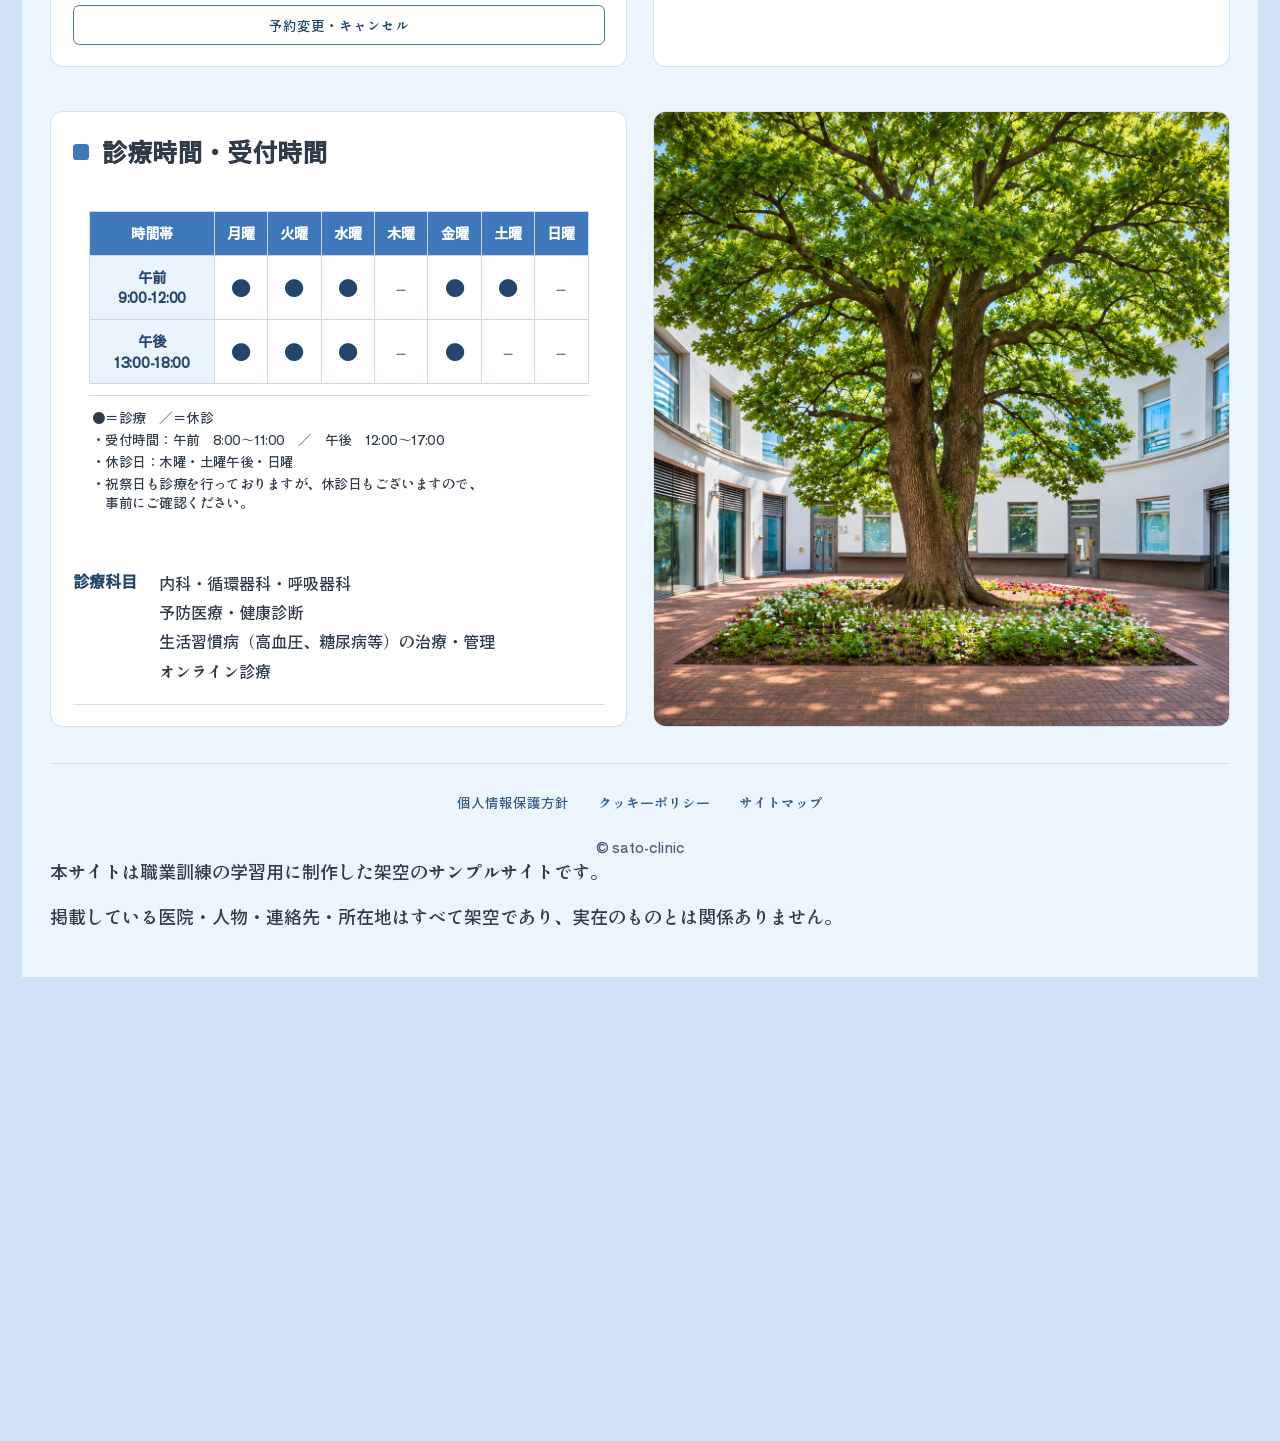
<file: cookie-policy.html>
<!doctype html>
<html lang="ja"><head><meta name="robots" content="noindex, nofollow"><meta charset="utf-8"><meta name="viewport" content="width=device-width, initial-scale=1"><meta name="description" content="佐藤医院のクッキーポリシー。現在のWebサイトの仕様に基づく草案です。"><title>クッキーポリシー | 佐藤医院</title><link rel="stylesheet" href="./css/style.css"><link rel="stylesheet" href="./css/booking.css"><script src="./js/header.js" defer></script><script src="./js/reservation-booking.js" defer></script></head>
<body class="page-cookie-policy"><header class="site-header" id="top">
   <div class="site-top">
  <div class="site-brand">
    <a class="site-logo" href="index.html" aria-label="佐藤医院 トップページ"><img class="" src="./img/Logo/logo.png" alt="佐藤医院 Sato Clinic ロゴ" loading="eager"></a>
    <ul class="department-badges" aria-label="診療科目"><li>内科</li><li>循環器科</li><li>呼吸器科</li><li>予防医療・健康診断</li><li>生活習慣病</li><li>オンライン診療</li></ul>
  </div>
  <div class="header-utilities">
    <div class="text-size-control" role="group" aria-label="文字サイズの変更">
      <span>文字サイズ</span>
      <div class="text-size-buttons"><button class="text-size-button" type="button" data-text-size="standard" aria-pressed="true">標準</button><button class="text-size-button" type="button" data-text-size="large" aria-pressed="false">大</button></div>
    </div>
    <nav class="utility-nav" aria-label="便利なリンク">
      <a href="index.html"><span class="utility-icon" aria-hidden="true"><svg viewBox="0 0 24 24"><path d="m12 2 11 10h-3v10h-6v-7h-4v7H4V12H1z"/></svg></span>ホーム</a>
      <a href="hours.html"><span class="utility-icon"><svg viewBox="0 0 24 24" aria-hidden="true"><path d="M12 2a8 8 0 0 0-8 8c0 6 8 12 8 12s8-6 8-12a8 8 0 0 0-8-8zm0 11a3 3 0 1 1 0-6 3 3 0 0 1 0 6z"/></svg></span>交通アクセス</a>
      <a href="sitemap.html"><span class="utility-icon utility-icon-sitemap" aria-hidden="true"><svg viewBox="0 0 24 24"><path d="M9 3h6v5H9zM2 16h6v5H2zM16 16h6v5h-6zM11 8h2v4h7v4h-2v-2H6v2H4v-4h7z"/></svg></span>サイトマップ</a>
      
    </nav>
  </div>
<div class="header-contact"><p class="header-reception"><span>受付時間</span><span>8:00〜11:00 / 12:00〜17:00</span></p><a class="site-phone" href="tel:0000000000" aria-label="電話番号 00-0000-0000"><svg viewBox="0 0 24 24" aria-hidden="true"><path d="M6.6 10.8a15.5 15.5 0 0 0 6.6 6.6l2.2-2.2a1 1 0 0 1 1-.24c1.1.37 2.3.56 3.6.56a1 1 0 0 1 1 1V20a1 1 0 0 1-1 1C10.6 21 3 13.4 3 4a1 1 0 0 1 1-1h3.5a1 1 0 0 1 1 1c0 1.3.2 2.5.56 3.6a1 1 0 0 1-.24 1z"/></svg><span>00-0000-0000</span></a><address class="header-address"><span class="header-postal-code">〒123-4567</span><span>東京都台東区上野0-0-0</span></address></div>
</div>
<nav class="global-nav" aria-label="グローバルナビゲーション"><div class="nav-item"><div class="nav-parent"><a href="index.html" id="nav-parent-0">トップ</a></div></div>
<div class="nav-item has-submenu"><div class="nav-parent"><a href="news.html" id="nav-parent-1">お知らせ</a><button class="nav-toggle" type="button" aria-expanded="false" aria-controls="mega-menu-1" aria-label="お知らせの詳細メニューを開く"><span aria-hidden="true"></span></button></div><section class="mega-panel" id="mega-menu-1" aria-labelledby="nav-parent-1" aria-hidden="true" inert><div class="mega-inner"><a class="mega-overview" href="news.html">お知らせ<span>一覧を見る</span><span class="mega-overview-arrow" aria-hidden="true">›</span></a><ul class="mega-links"><li><a href="news.html#news-1"><span class="mega-link-arrow" aria-hidden="true">›</span><span>インフルエンザ予防接種について</span></a></li><li><a href="news.html#news-2"><span class="mega-link-arrow" aria-hidden="true">›</span><span>年末年始の休診について</span></a></li><li><a href="news.html#news-3"><span class="mega-link-arrow" aria-hidden="true">›</span><span>健康診断のご案内</span></a></li><li><a href="news.html#news-4"><span class="mega-link-arrow" aria-hidden="true">›</span><span>新型コロナウイルス対策について</span></a></li><li><a href="news.html#news-5"><span class="mega-link-arrow" aria-hidden="true">›</span><span>オンライン診療の導入について</span></a></li></ul></div></section></div>
<div class="nav-item has-submenu"><div class="nav-parent"><a href="medical.html" id="nav-parent-2">診療内容</a><button class="nav-toggle" type="button" aria-expanded="false" aria-controls="mega-menu-2" aria-label="診療内容の詳細メニューを開く"><span aria-hidden="true"></span></button></div><section class="mega-panel" id="mega-menu-2" aria-labelledby="nav-parent-2" aria-hidden="true" inert><div class="mega-inner"><a class="mega-overview" href="medical.html">診療内容<span>一覧を見る</span><span class="mega-overview-arrow" aria-hidden="true">›</span></a><ul class="mega-links"><li><a href="medical.html#medical-general"><span class="mega-link-arrow" aria-hidden="true">›</span><span>一般内科診療</span></a></li><li><a href="medical.html#medical-lifestyle"><span class="mega-link-arrow" aria-hidden="true">›</span><span>生活習慣病の診断・治療</span></a></li><li><a href="medical.html#medical-digestive"><span class="mega-link-arrow" aria-hidden="true">›</span><span>消化器系の診療</span></a></li><li><a href="medical.html#medical-respiratory"><span class="mega-link-arrow" aria-hidden="true">›</span><span>呼吸器系の診療</span></a></li><li><a href="medical.html#medical-checkups"><span class="mega-link-arrow" aria-hidden="true">›</span><span>健康診断・各種検査</span></a></li><li><a href="medical.html#medical-vaccination"><span class="mega-link-arrow" aria-hidden="true">›</span><span>予防接種</span></a></li><li><a href="medical.html#medical-smoking"><span class="mega-link-arrow" aria-hidden="true">›</span><span>禁煙外来</span></a></li><li><a href="medical.html#medical-online"><span class="mega-link-arrow" aria-hidden="true">›</span><span>オンライン診療</span></a></li><li><a href="medical.html#medical-gallery"><span class="mega-link-arrow" aria-hidden="true">›</span><span>診療風景</span></a></li></ul></div></section></div>
<div class="nav-item has-submenu"><div class="nav-parent"><a href="about.html" id="nav-parent-3">当院について</a><button class="nav-toggle" type="button" aria-expanded="false" aria-controls="mega-menu-3" aria-label="当院についての詳細メニューを開く"><span aria-hidden="true"></span></button></div><section class="mega-panel" id="mega-menu-3" aria-labelledby="nav-parent-3" aria-hidden="true" inert><div class="mega-inner"><a class="mega-overview" href="about.html">当院について<span>一覧を見る</span><span class="mega-overview-arrow" aria-hidden="true">›</span></a><ul class="mega-links"><li><a href="about.html#about-introduction"><span class="mega-link-arrow" aria-hidden="true">›</span><span>佐藤医院とは</span></a></li><li><a href="about.html#about-policy"><span class="mega-link-arrow" aria-hidden="true">›</span><span>診療方針</span></a></li><li><a href="about.html#about-community"><span class="mega-link-arrow" aria-hidden="true">›</span><span>地域に根ざした医療</span></a></li><li><a href="about.html#about-family"><span class="mega-link-arrow" aria-hidden="true">›</span><span>ご家族全員をサポート</span></a></li><li><a href="about.html#about-equipment"><span class="mega-link-arrow" aria-hidden="true">›</span><span>医療設備とチーム医療</span></a></li><li><a href="about.html#about-philosophy"><span class="mega-link-arrow" aria-hidden="true">›</span><span>医院の理念・方針</span></a></li><li><a href="about.html#about-future"><span class="mega-link-arrow" aria-hidden="true">›</span><span>患者様とともに歩む未来</span></a></li><li><a href="about.html#about-interior"><span class="mega-link-arrow" aria-hidden="true">›</span><span>院内の様子</span></a></li><li><a href="about.html#about-staff"><span class="mega-link-arrow" aria-hidden="true">›</span><span>スタッフ紹介</span></a></li><li><a href="about.html#about-director"><span class="mega-link-arrow" aria-hidden="true">›</span><span>院長紹介</span></a></li></ul></div></section></div>
<div class="nav-item has-submenu"><div class="nav-parent"><a href="hours.html" id="nav-parent-4">診療時間・所在地</a><button class="nav-toggle" type="button" aria-expanded="false" aria-controls="mega-menu-4" aria-label="診療時間・所在地の詳細メニューを開く"><span aria-hidden="true"></span></button></div><section class="mega-panel" id="mega-menu-4" aria-labelledby="nav-parent-4" aria-hidden="true" inert><div class="mega-inner"><a class="mega-overview" href="hours.html">診療時間・所在地<span>一覧を見る</span><span class="mega-overview-arrow" aria-hidden="true">›</span></a><ul class="mega-links"><li><a href="hours.html#hours-reservation"><span class="mega-link-arrow" aria-hidden="true">›</span><span>ご予約</span></a></li><li><a href="hours.html#hours-schedule"><span class="mega-link-arrow" aria-hidden="true">›</span><span>診療時間・受付時間</span></a></li><li><a href="hours.html#hours-access"><span class="mega-link-arrow" aria-hidden="true">›</span><span>交通アクセス</span></a></li><li><a href="hours.html#hours-directions"><span class="mega-link-arrow" aria-hidden="true">›</span><span>電車・お車でお越しの方</span></a></li><li><a href="hours.html#hours-contact"><span class="mega-link-arrow" aria-hidden="true">›</span><span>電話予約・お問い合わせ</span></a></li></ul></div></section></div>
<div class="nav-item has-submenu"><div class="nav-parent"><a href="faq.html" id="nav-parent-5">よくある質問</a><button class="nav-toggle" type="button" aria-expanded="false" aria-controls="mega-menu-5" aria-label="よくある質問の詳細メニューを開く"><span aria-hidden="true"></span></button></div><section class="mega-panel" id="mega-menu-5" aria-labelledby="nav-parent-5" aria-hidden="true" inert><div class="mega-inner"><a class="mega-overview" href="faq.html">よくある質問<span>一覧を見る</span><span class="mega-overview-arrow" aria-hidden="true">›</span></a><ul class="mega-links"><li><a href="faq.html#faq-consultation"><span class="mega-link-arrow" aria-hidden="true">›</span><span>診療について</span></a></li><li><a href="faq.html#faq-checkups"><span class="mega-link-arrow" aria-hidden="true">›</span><span>予防接種・健康診断について</span></a></li><li><a href="faq.html#faq-payment"><span class="mega-link-arrow" aria-hidden="true">›</span><span>お支払いについて</span></a></li><li><a href="faq.html#faq-other"><span class="mega-link-arrow" aria-hidden="true">›</span><span>その他</span></a></li></ul></div></section></div></nav>
 </header><main class="page-main"><section class="page-banner" aria-labelledby="page-cookie-policy-title"><img src="./img/Hospital_Exterior/hospital_3.jpg" alt="院内の診察スペース" loading="eager"><h1 class="page-title" id="page-cookie-policy-title">クッキーポリシー</h1></section><nav class="page-breadcrumb" aria-label="パンくずリスト"><a href="index.html">トップページ</a><span aria-hidden="true">/</span><span aria-current="page">クッキーポリシー</span></nav><div class="page-content policy-content"><article class="policy-document"><p class="policy-meta"><span class="policy-draft-label">草案</span>更新日：<time datetime="2026-11-16">2026年11月16日</time></p><p class="policy-intro">現在のWebサイトの仕様をもとに作成した草案です。公開用の内容は、医院の正式な情報と実際の運用に合わせて確定します。</p><section class="policy-section"><h2 class="section-rule">1. Cookieと端末への保存について</h2><p>Cookieは、Webサイトの利用時にブラウザへ保存される小さなデータです。ローカルストレージもブラウザに情報を保存する仕組みですが、Cookieとは異なります。本ページでは、現在のサイトで利用している保存機能と外部サービスについて説明します。</p></section>
<section class="policy-section"><h2 class="section-rule">2. 本サイトで使用する保存機能</h2><p>現在の独自スクリプトにはCookieを設定・読み取る処理や、広告配信・アクセス解析用のスクリプトは実装していません。文字サイズの設定のみ、ブラウザのローカルストレージに保存します。</p><dl class="policy-storage"><div><dt>保存する内容</dt><dd>文字サイズの設定（標準・大）</dd></div><div><dt>利用目的</dt><dd>次回の閲覧時にも表示設定を保持するため</dd></div><div><dt>保存場所</dt><dd>利用者のブラウザ内のローカルストレージ</dd></div><div><dt>保存期間</dt><dd>設定を上書きするか、利用者がサイトデータを削除するまで</dd></div></dl></section>
<section class="policy-section"><h2 class="section-rule">3. 外部サービスによる情報の取り扱い</h2><p>Googleマップの埋め込み表示とGoogle Fontsの読み込みを行っています。Googleの外部サービスでは、Cookieや同様の技術が利用される場合があります。詳しい取り扱いは<a href="https://policies.google.com/privacy?hl=ja" target="_blank" rel="noopener noreferrer">Google プライバシーポリシー</a>および<a href="https://policies.google.com/technologies/cookies?hl=ja" target="_blank" rel="noopener noreferrer">Google によるCookieの利用方法</a>をご確認ください。</p></section>
<section class="policy-section"><h2 class="section-rule">4. 保存データの管理・削除</h2><p>Cookieは、ご利用のブラウザの設定から管理・削除できます。文字サイズの設定はCookieとは別に保存しているため、このサイトのサイトデータ（ローカルストレージ）を削除すると設定を消去できます。削除後は文字サイズを改めて選択できます。Cookie等の制限によっては、外部サービスの表示が通常と異なる場合があります。</p></section>
<section class="policy-section"><h2 class="section-rule">5. 予約画面の入力内容</h2><p>予約画面は操作確認用の見本です。予約者情報をCookieやローカルストレージに保存する処理、医院へ送信する処理は実装していません。予約者情報の入力欄と確認内容は、予約画面を閉じると消去されます。</p></section>
<section class="policy-section"><h2 class="section-rule">6. 内容の見直し・お問い合わせ</h2><p>新たな保存機能や外部サービスを追加した場合は、このページの説明を見直します。お問い合わせ先は<a href="hours.html#hours-contact">電話予約・お問い合わせの案内</a>をご確認ください。関連する内容は<a href="privacy.html">個人情報保護方針</a>にも記載しています。</p></section></article></div><footer class="clinic-footer" aria-label="佐藤医院の所在地、診療時間、診療科目">
<div class="clinic-columns clinic-columns--access-first">
  <section class="clinic-access-details" aria-label="医院情報とお問い合わせ">
  <div class="clinic-access-note">
  <p class="clinic-access-name">佐藤医院</p>
  <p class="clinic-access-address">〒123-4567<br>東京都台東区上野0-0-0</p>

   <p><strong class="access-method-title"><span>電車でお越しの方</span><svg class="access-method-icon" viewBox="0 0 24 24" aria-hidden="true" focusable="false" fill="none" stroke="currentColor" stroke-width="1.6" stroke-linecap="round" stroke-linejoin="round"><rect x="6" y="3" width="12" height="15" rx="3"/><rect x="8" y="6" width="8" height="5" rx="1"/><path d="M12 6v5M8 18l-2 3m10-3 2 3M7 20h10"/><circle cx="9" cy="14.5" r=".8" fill="currentColor" stroke="none"/><circle cx="15" cy="14.5" r=".8" fill="currentColor" stroke="none"/></svg></strong>最寄駅：JR上野駅より徒歩5分<br>最寄駅から徒歩5分の便利な立地です。</p>
   <p><strong class="access-method-title"><span>お車でお越しの方</span><svg class="access-method-icon" viewBox="0 0 24 24" aria-hidden="true" focusable="false" fill="none" stroke="currentColor" stroke-width="1.6" stroke-linecap="round" stroke-linejoin="round"><path d="m5 12 2-5h10l2 5"/><rect x="3" y="12" width="18" height="8" rx="2"/><path d="M5 20v2m14-2v2M6 16h2m8 0h2M8 7l-1 5m9-5 1 5"/></svg></strong>当院専用の無料駐車場 10台分あり<br>ご来院の際は、交通状況にご注意ください。</p>
  </div>
 </section>
 <section class="clinic-access" aria-label="所在地と交通アクセス">
  <h3 class="clinic-section-title">交通アクセス</h3>
  <iframe class="footer-map" title="交通アクセスのGoogleマップ" src="https://maps.google.com/maps?q=%E6%9D%B1%E4%BA%AC%E9%83%BD%E5%8F%B0%E6%9D%B1%E5%8C%BA%E6%9D%B1%E4%B8%8A%E9%87%8E3-15-5%20%E6%9B%BD%E6%88%91%E3%83%93%E3%83%AB3F&amp;output=embed&amp;hl=ja" width="540" height="320" loading="lazy" referrerpolicy="no-referrer-when-downgrade" allowfullscreen></iframe>
  <a class="map-directions" href="https://www.google.com/maps/dir/?api=1&amp;destination=%E6%9D%B1%E4%BA%AC%E9%83%BD%E5%8F%B0%E6%9D%B1%E5%8C%BA%E6%9D%B1%E4%B8%8A%E9%87%8E3-15-5%20%E6%9B%BD%E6%88%91%E3%83%93%E3%83%AB3F" target="_blank" rel="noopener noreferrer">Googleマップで経路を見る<span aria-hidden="true"> ↗</span></a>


 </section>
 <div class="clinic-right"><section class="clinic-reservation" aria-label="ご予約フォーム"><h3 class="clinic-section-title">ご予約</h3><form class="reservation-preview" aria-label="ご予約フォーム"><p class="booking-launch-lead">空き状況を見ながら、<br>ご希望の日時をお選びいただけます。</p><ol class="booking-launch-steps" aria-label="ご予約の流れ"><li><b>1</b>日時選択</li><li><b>2</b>予約者情報</li><li><b>3</b>内容確認</li></ol><label class="booking-launch-field"><span>診療科目</span><select name="department" aria-label="診療科目" required><option value="">選択してください</option><option>内科</option><option>循環器科</option><option>呼吸器科</option><option>予防医療・健康診断</option><option>生活習慣病</option><option>オンライン診療</option></select></label><fieldset class="booking-visit booking-launch-visit"><legend>受診区分</legend><label><input type="radio" name="visit" value="初診" checked> 初診の方</label><label><input type="radio" name="visit" value="再診"> 再診の方</label></fieldset><p class="booking-launch-note">操作確認用の見本です。実際の予約は登録されません。</p><button class="reservation-preview-button" type="submit">空き状況を確認して予約する <span aria-hidden="true">›</span></button></form></section></div>
 <div class="clinic-contact-box">
   <h4>電話予約・お問い合わせ</h4>
   <div class="clinic-contact-line"><span>電話番号</span><a href="tel:0000000000">00-0000-0000</a></div>
   <div class="clinic-contact-line"><span>FAX</span><strong>00-0000-0000</strong></div>
   <div class="clinic-contact-line"><span>メール</span><a class="clinic-email" href="mailto:info@sato-clinic-test.jp">info@sato-clinic-test.jp</a></div>
   <p>その他、ご不明点があればお電話またはメールでお問い合わせください。</p>
  </div>
 <section class="clinic-hours" aria-label="診療時間と連絡先">
  <h3 class="clinic-section-title">診療時間・受付時間</h3>
  <div class="schedule-panel" aria-label="診療時間表"><div class="schedule-inner">
<div class="schedule-table-scroll" role="region" aria-label="診療時間表" tabindex="0"><table class="hours-table"><thead><tr><th scope="col">時間帯</th><th scope="col">月曜</th><th scope="col">火曜</th><th scope="col">水曜</th><th scope="col">木曜</th><th scope="col">金曜</th><th scope="col">土曜</th><th scope="col">日曜</th></tr></thead>
<tbody><tr><td><span class="hours-period">午前</span><span class="hours-time">9:00-12:00</span></td><td>●</td><td>●</td><td>●</td><td class="dash">－</td><td>●</td><td>●</td><td class="dash">－</td></tr><tr><td><span class="hours-period">午後</span><span class="hours-time">13:00-18:00</span></td><td>●</td><td>●</td><td>●</td><td class="dash">－</td><td>●</td><td class="dash">－</td><td class="dash">－</td></tr></tbody></table></div>
<div class="schedule-note"><p>●＝診療　／＝休診</p><p>・受付時間：午前　8:00〜11:00　／　午後　12:00〜17:00</p><p>・休診日：木曜・土曜午後・日曜</p><p class="schedule-holiday-note"><span aria-hidden="true">・</span><span>祝祭日も診療を行っておりますが、休診日もございますので、<br>事前にご確認ください。</span></p></div></div></div>
  <dl class="clinic-info-list">
   <div class="clinic-info-row"><dt>診療科目</dt><dd>内科・循環器科・呼吸器科<br>予防医療・健康診断<br>生活習慣病（高血圧、糖尿病等）の治療・管理<br>オンライン診療</dd></div>
  </dl>

 </section>
 <div class="clinic-photo-card"><img class="clinic-access-photo" src="./img/Hospital_Exterior/courtyard_tree_footer_v2.png" alt="中庭に広がる大きな木と鮮やかな緑" loading="lazy"></div>

</div>
<nav class="footer-policy-links" aria-label="サイトに関する情報"><a href="privacy.html">個人情報保護方針</a><a href="cookie-policy.html" aria-current="page">クッキーポリシー</a><a href="sitemap.html">サイトマップ</a></nav>
<small class="footer-copyright">© sato-clinic</small><p>本サイトは職業訓練の学習用に制作した架空のサンプルサイトです。</p>掲載している医院・人物・連絡先・所在地はすべて架空であり、実在のものとは関係ありません。</p>
</footer></main><a class="back-to-top" href="#top" aria-label="最上部に戻る" title="最上部に戻る"></a></body></html>
</file>
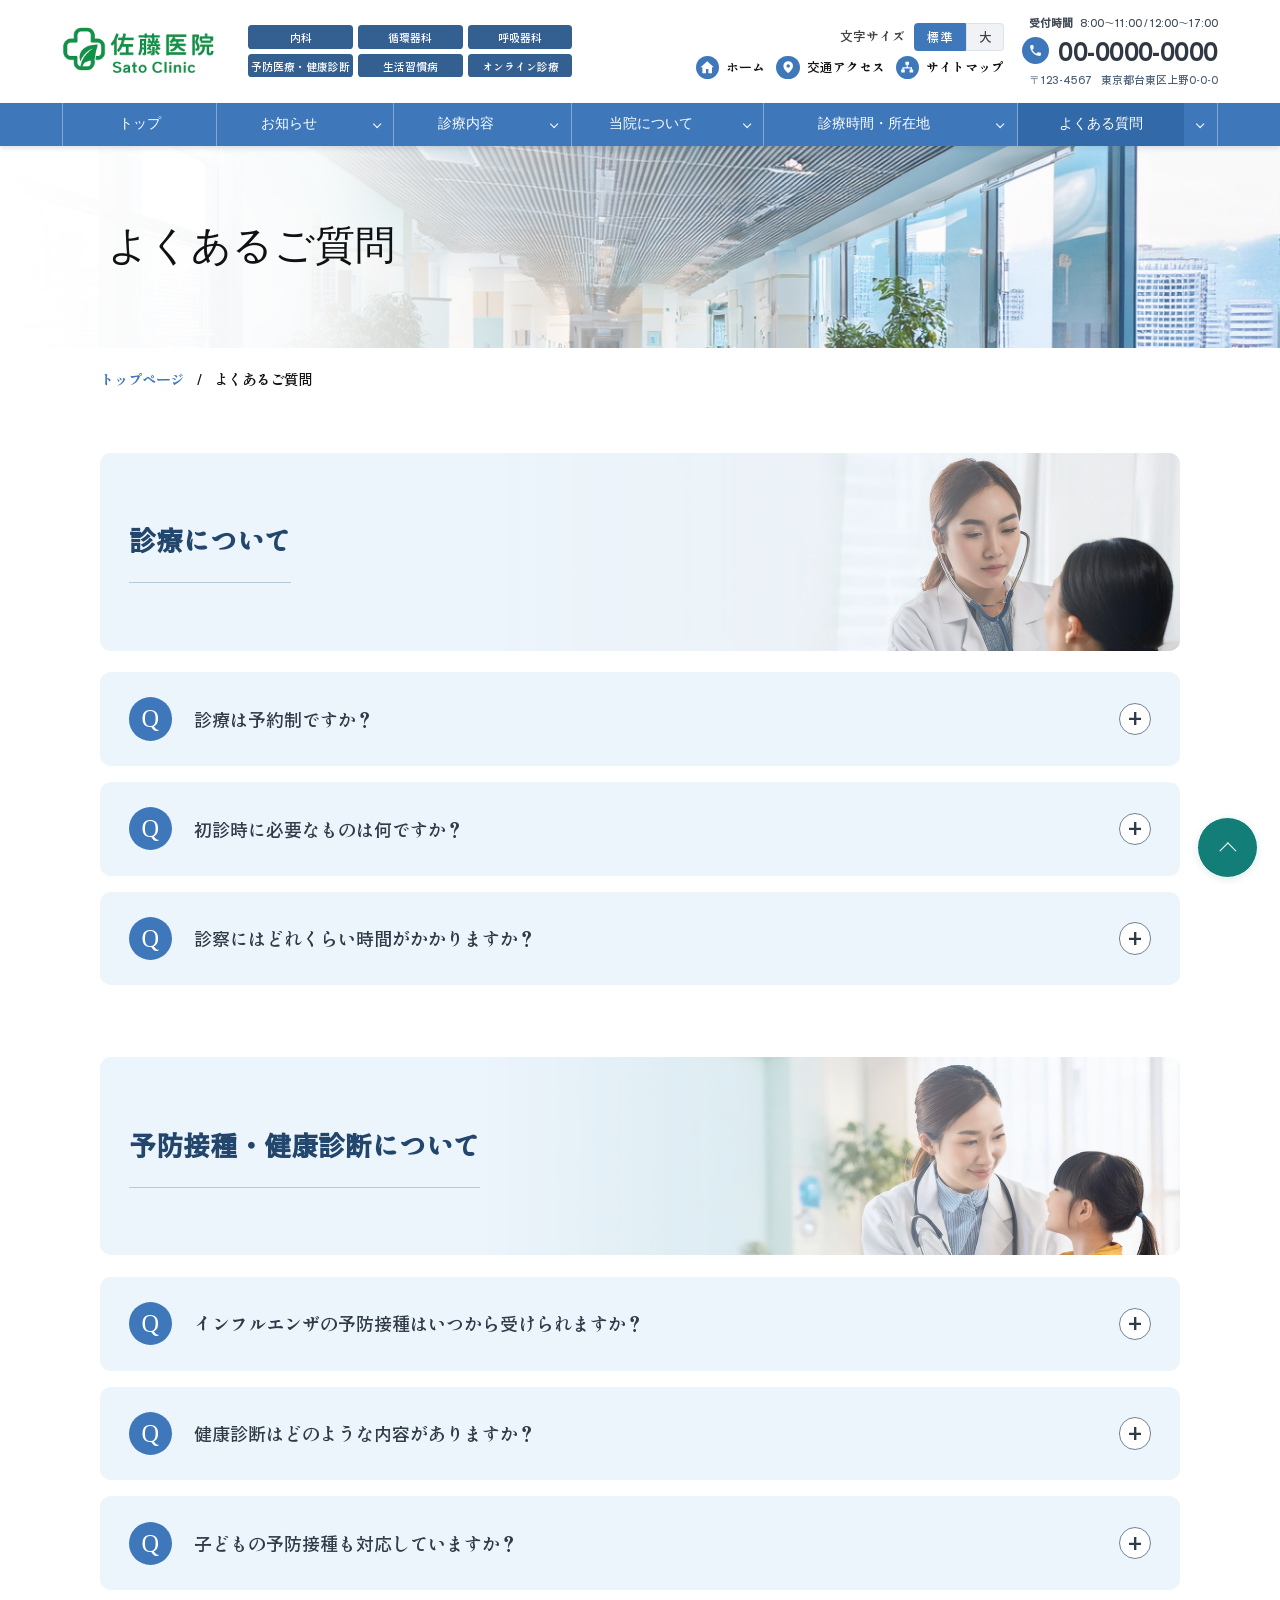
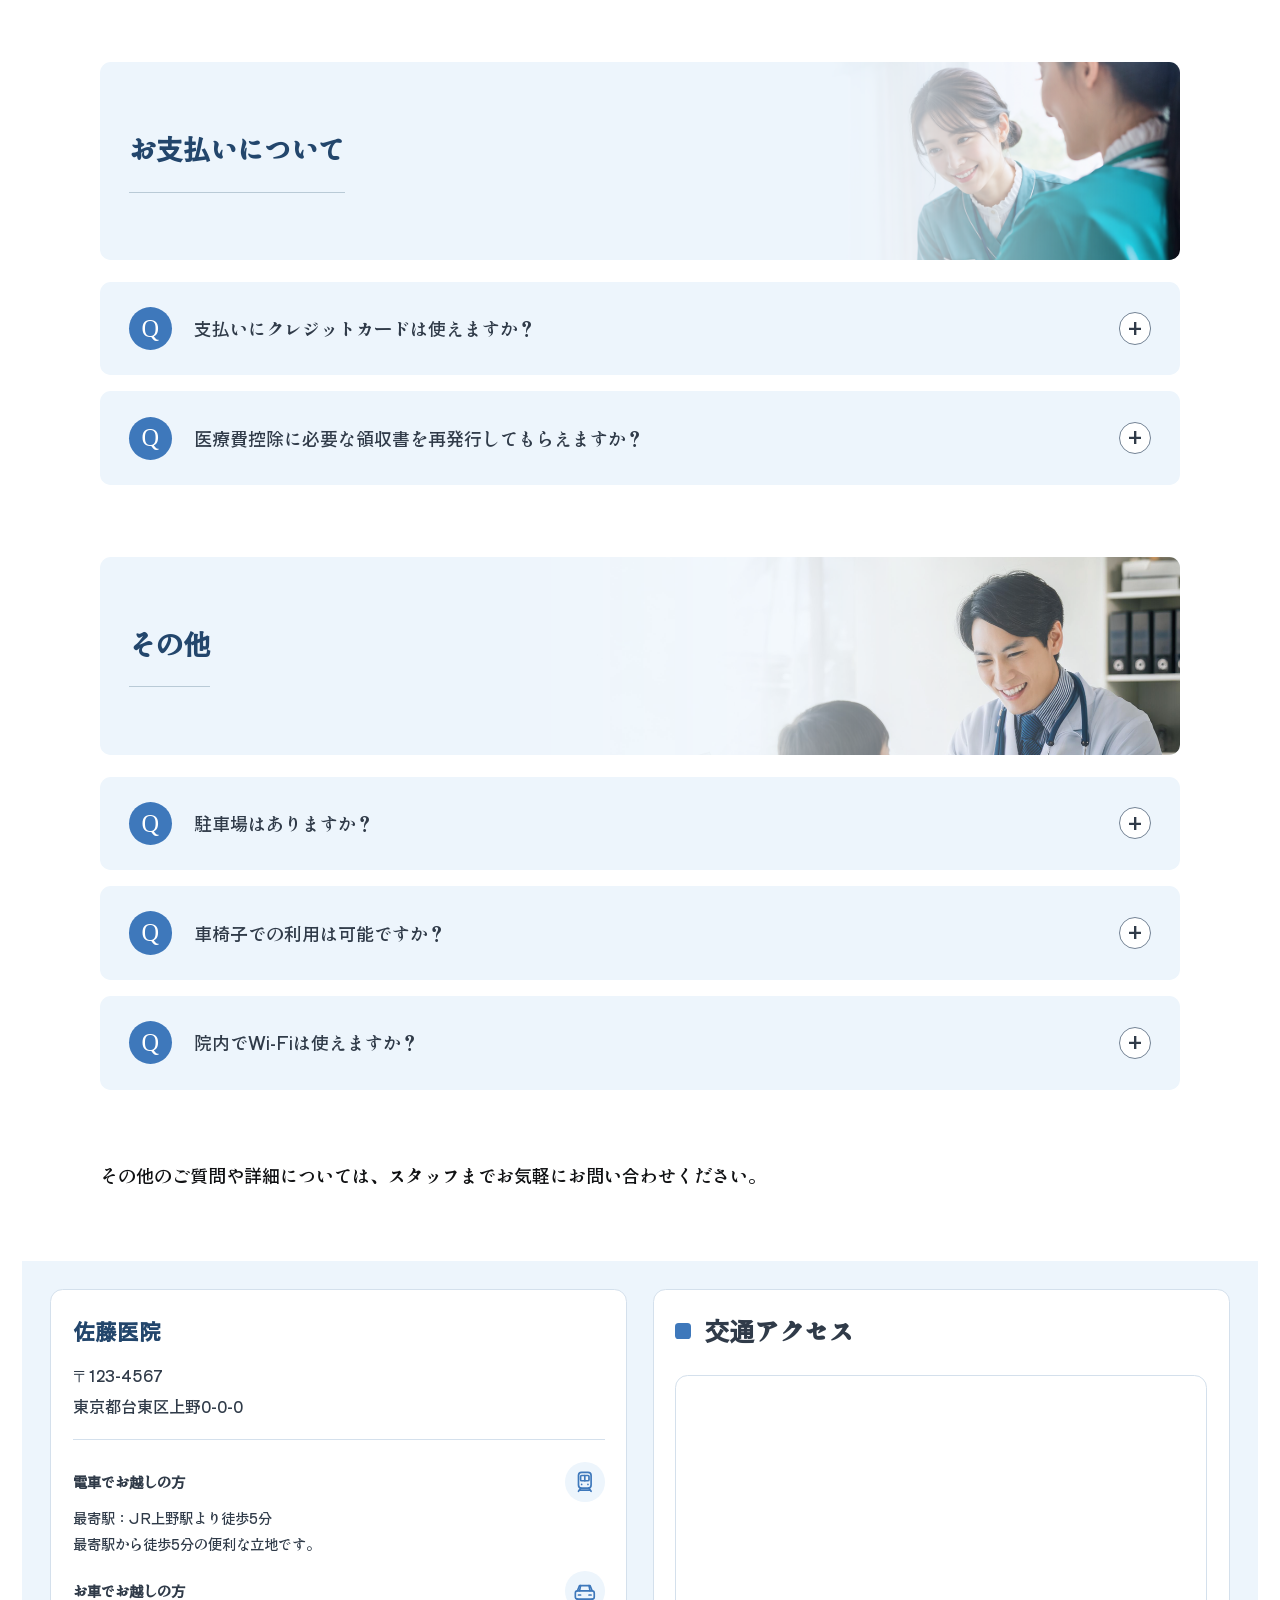
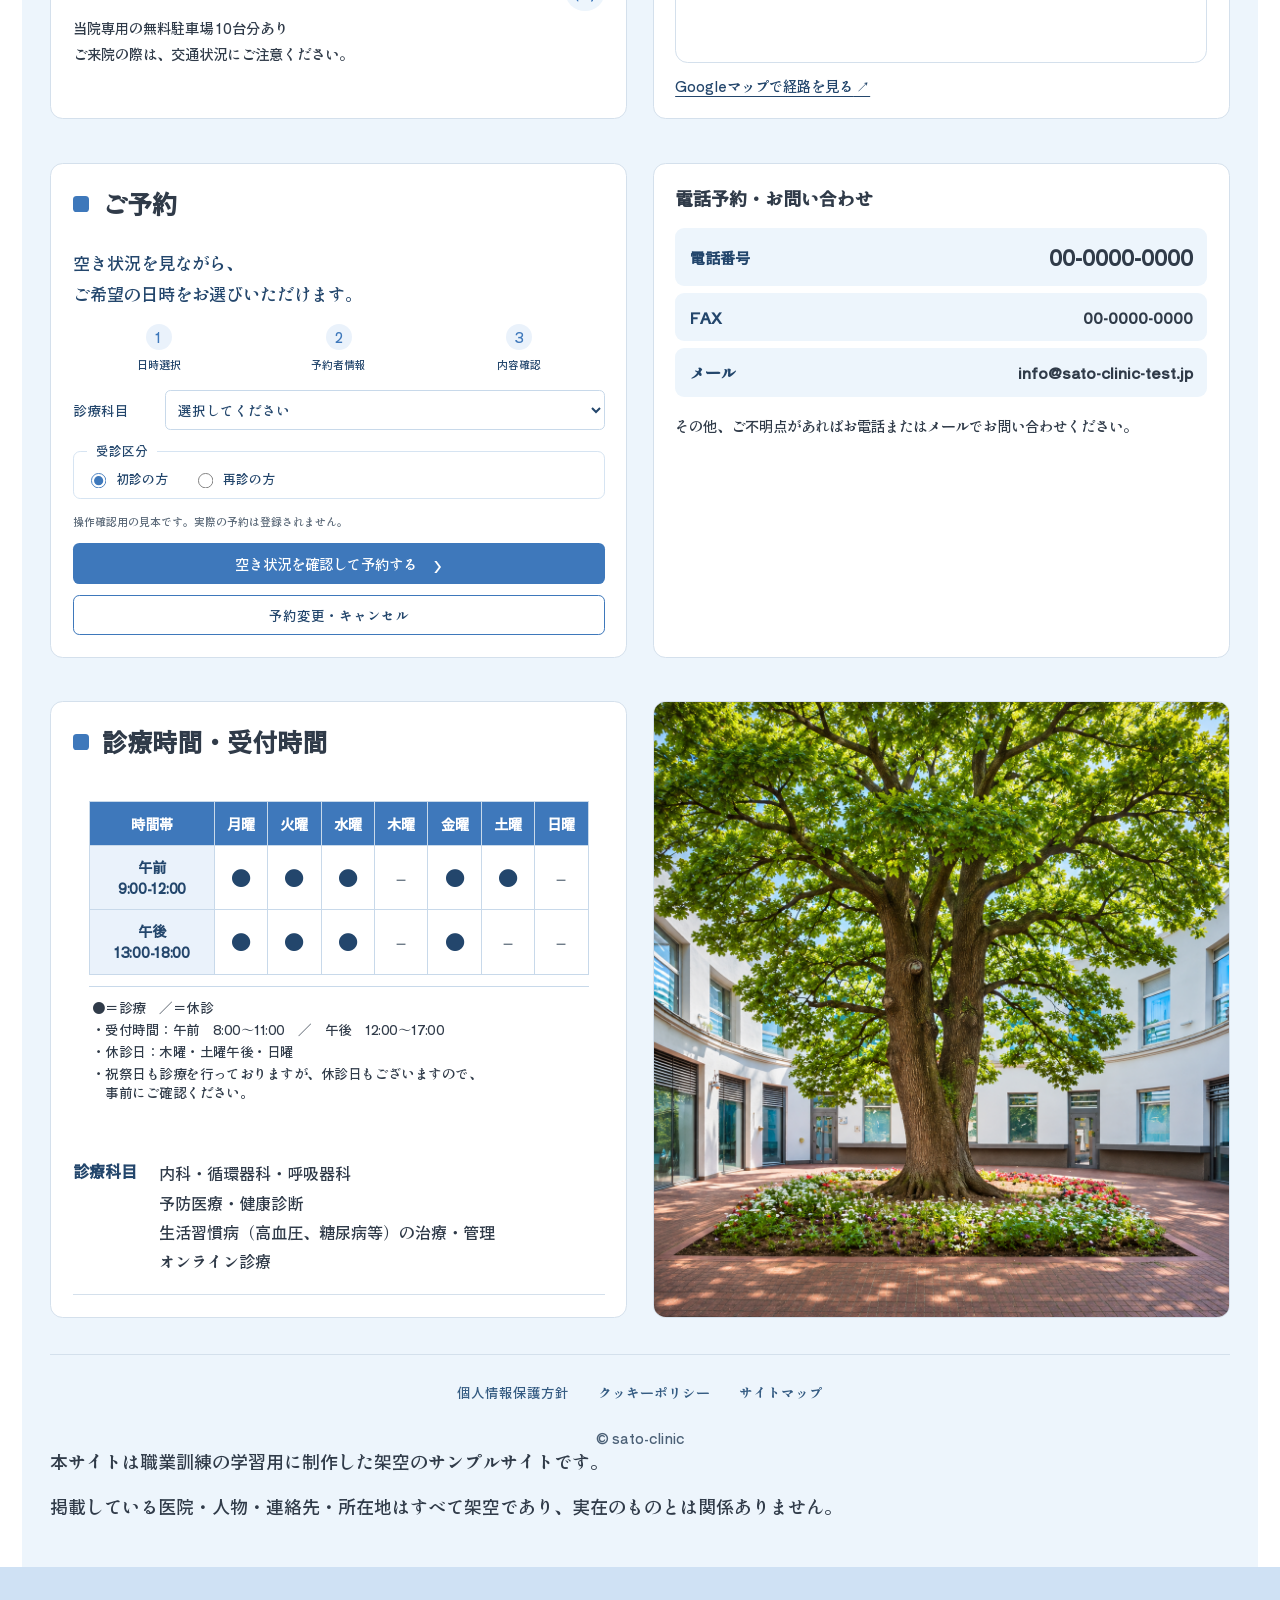
<file: faq.html>
<!doctype html>
<html lang="ja"><head><meta name="robots" content="noindex, nofollow"><meta charset="utf-8"><meta name="viewport" content="width=device-width, initial-scale=1"><meta name="description" content="佐藤医院のよくあるご質問。地域に根ざした医療を目指します。"><title>よくあるご質問 | 佐藤医院</title><link rel="stylesheet" href="./css/style.css"><link rel="stylesheet" href="./css/booking.css"><script src="./js/header.js" defer></script><script src="./js/reservation-booking.js" defer></script></head>
<body class="page-faq"><header class="site-header" id="top">
   <div class="site-top">
  <div class="site-brand">
    <a class="site-logo" href="index.html" aria-label="佐藤医院 トップページ"><img class="" src="./img/Logo/logo.png" alt="佐藤医院 Sato Clinic ロゴ" loading="eager"></a>
    <ul class="department-badges" aria-label="診療科目"><li>内科</li><li>循環器科</li><li>呼吸器科</li><li>予防医療・健康診断</li><li>生活習慣病</li><li>オンライン診療</li></ul>
  </div>
  <div class="header-utilities">
    <div class="text-size-control" role="group" aria-label="文字サイズの変更">
      <span>文字サイズ</span>
      <div class="text-size-buttons"><button class="text-size-button" type="button" data-text-size="standard" aria-pressed="true">標準</button><button class="text-size-button" type="button" data-text-size="large" aria-pressed="false">大</button></div>
    </div>
    <nav class="utility-nav" aria-label="便利なリンク">
      <a href="index.html"><span class="utility-icon" aria-hidden="true"><svg viewBox="0 0 24 24"><path d="m12 2 11 10h-3v10h-6v-7h-4v7H4V12H1z"/></svg></span>ホーム</a>
      <a href="hours.html"><span class="utility-icon"><svg viewBox="0 0 24 24" aria-hidden="true"><path d="M12 2a8 8 0 0 0-8 8c0 6 8 12 8 12s8-6 8-12a8 8 0 0 0-8-8zm0 11a3 3 0 1 1 0-6 3 3 0 0 1 0 6z"/></svg></span>交通アクセス</a>
      <a href="sitemap.html"><span class="utility-icon utility-icon-sitemap" aria-hidden="true"><svg viewBox="0 0 24 24"><path d="M9 3h6v5H9zM2 16h6v5H2zM16 16h6v5h-6zM11 8h2v4h7v4h-2v-2H6v2H4v-4h7z"/></svg></span>サイトマップ</a>
      
    </nav>
  </div>
<div class="header-contact"><p class="header-reception"><span>受付時間</span><span>8:00〜11:00 / 12:00〜17:00</span></p><a class="site-phone" href="tel:0000000000" aria-label="電話番号 00-0000-0000"><svg viewBox="0 0 24 24" aria-hidden="true"><path d="M6.6 10.8a15.5 15.5 0 0 0 6.6 6.6l2.2-2.2a1 1 0 0 1 1-.24c1.1.37 2.3.56 3.6.56a1 1 0 0 1 1 1V20a1 1 0 0 1-1 1C10.6 21 3 13.4 3 4a1 1 0 0 1 1-1h3.5a1 1 0 0 1 1 1c0 1.3.2 2.5.56 3.6a1 1 0 0 1-.24 1z"/></svg><span>00-0000-0000</span></a><address class="header-address"><span class="header-postal-code">〒123-4567</span><span>東京都台東区上野0-0-0</span></address></div>
</div>
<nav class="global-nav" aria-label="グローバルナビゲーション"><div class="nav-item"><div class="nav-parent"><a href="index.html" id="nav-parent-0">トップ</a></div></div>
<div class="nav-item has-submenu"><div class="nav-parent"><a href="news.html" id="nav-parent-1">お知らせ</a><button class="nav-toggle" type="button" aria-expanded="false" aria-controls="mega-menu-1" aria-label="お知らせの詳細メニューを開く"><span aria-hidden="true"></span></button></div><section class="mega-panel" id="mega-menu-1" aria-labelledby="nav-parent-1" aria-hidden="true" inert><div class="mega-inner"><a class="mega-overview" href="news.html">お知らせ<span>一覧を見る</span><span class="mega-overview-arrow" aria-hidden="true">›</span></a><ul class="mega-links"><li><a href="news.html#news-1"><span class="mega-link-arrow" aria-hidden="true">›</span><span>インフルエンザ予防接種について</span></a></li><li><a href="news.html#news-2"><span class="mega-link-arrow" aria-hidden="true">›</span><span>年末年始の休診について</span></a></li><li><a href="news.html#news-3"><span class="mega-link-arrow" aria-hidden="true">›</span><span>健康診断のご案内</span></a></li><li><a href="news.html#news-4"><span class="mega-link-arrow" aria-hidden="true">›</span><span>新型コロナウイルス対策について</span></a></li><li><a href="news.html#news-5"><span class="mega-link-arrow" aria-hidden="true">›</span><span>オンライン診療の導入について</span></a></li></ul></div></section></div>
<div class="nav-item has-submenu"><div class="nav-parent"><a href="medical.html" id="nav-parent-2">診療内容</a><button class="nav-toggle" type="button" aria-expanded="false" aria-controls="mega-menu-2" aria-label="診療内容の詳細メニューを開く"><span aria-hidden="true"></span></button></div><section class="mega-panel" id="mega-menu-2" aria-labelledby="nav-parent-2" aria-hidden="true" inert><div class="mega-inner"><a class="mega-overview" href="medical.html">診療内容<span>一覧を見る</span><span class="mega-overview-arrow" aria-hidden="true">›</span></a><ul class="mega-links"><li><a href="medical.html#medical-general"><span class="mega-link-arrow" aria-hidden="true">›</span><span>一般内科診療</span></a></li><li><a href="medical.html#medical-lifestyle"><span class="mega-link-arrow" aria-hidden="true">›</span><span>生活習慣病の診断・治療</span></a></li><li><a href="medical.html#medical-digestive"><span class="mega-link-arrow" aria-hidden="true">›</span><span>消化器系の診療</span></a></li><li><a href="medical.html#medical-respiratory"><span class="mega-link-arrow" aria-hidden="true">›</span><span>呼吸器系の診療</span></a></li><li><a href="medical.html#medical-checkups"><span class="mega-link-arrow" aria-hidden="true">›</span><span>健康診断・各種検査</span></a></li><li><a href="medical.html#medical-vaccination"><span class="mega-link-arrow" aria-hidden="true">›</span><span>予防接種</span></a></li><li><a href="medical.html#medical-smoking"><span class="mega-link-arrow" aria-hidden="true">›</span><span>禁煙外来</span></a></li><li><a href="medical.html#medical-online"><span class="mega-link-arrow" aria-hidden="true">›</span><span>オンライン診療</span></a></li><li><a href="medical.html#medical-gallery"><span class="mega-link-arrow" aria-hidden="true">›</span><span>診療風景</span></a></li></ul></div></section></div>
<div class="nav-item has-submenu"><div class="nav-parent"><a href="about.html" id="nav-parent-3">当院について</a><button class="nav-toggle" type="button" aria-expanded="false" aria-controls="mega-menu-3" aria-label="当院についての詳細メニューを開く"><span aria-hidden="true"></span></button></div><section class="mega-panel" id="mega-menu-3" aria-labelledby="nav-parent-3" aria-hidden="true" inert><div class="mega-inner"><a class="mega-overview" href="about.html">当院について<span>一覧を見る</span><span class="mega-overview-arrow" aria-hidden="true">›</span></a><ul class="mega-links"><li><a href="about.html#about-introduction"><span class="mega-link-arrow" aria-hidden="true">›</span><span>佐藤医院とは</span></a></li><li><a href="about.html#about-policy"><span class="mega-link-arrow" aria-hidden="true">›</span><span>診療方針</span></a></li><li><a href="about.html#about-community"><span class="mega-link-arrow" aria-hidden="true">›</span><span>地域に根ざした医療</span></a></li><li><a href="about.html#about-family"><span class="mega-link-arrow" aria-hidden="true">›</span><span>ご家族全員をサポート</span></a></li><li><a href="about.html#about-equipment"><span class="mega-link-arrow" aria-hidden="true">›</span><span>医療設備とチーム医療</span></a></li><li><a href="about.html#about-philosophy"><span class="mega-link-arrow" aria-hidden="true">›</span><span>医院の理念・方針</span></a></li><li><a href="about.html#about-future"><span class="mega-link-arrow" aria-hidden="true">›</span><span>患者様とともに歩む未来</span></a></li><li><a href="about.html#about-interior"><span class="mega-link-arrow" aria-hidden="true">›</span><span>院内の様子</span></a></li><li><a href="about.html#about-staff"><span class="mega-link-arrow" aria-hidden="true">›</span><span>スタッフ紹介</span></a></li><li><a href="about.html#about-director"><span class="mega-link-arrow" aria-hidden="true">›</span><span>院長紹介</span></a></li></ul></div></section></div>
<div class="nav-item has-submenu"><div class="nav-parent"><a href="hours.html" id="nav-parent-4">診療時間・所在地</a><button class="nav-toggle" type="button" aria-expanded="false" aria-controls="mega-menu-4" aria-label="診療時間・所在地の詳細メニューを開く"><span aria-hidden="true"></span></button></div><section class="mega-panel" id="mega-menu-4" aria-labelledby="nav-parent-4" aria-hidden="true" inert><div class="mega-inner"><a class="mega-overview" href="hours.html">診療時間・所在地<span>一覧を見る</span><span class="mega-overview-arrow" aria-hidden="true">›</span></a><ul class="mega-links"><li><a href="hours.html#hours-reservation"><span class="mega-link-arrow" aria-hidden="true">›</span><span>ご予約</span></a></li><li><a href="hours.html#hours-schedule"><span class="mega-link-arrow" aria-hidden="true">›</span><span>診療時間・受付時間</span></a></li><li><a href="hours.html#hours-access"><span class="mega-link-arrow" aria-hidden="true">›</span><span>交通アクセス</span></a></li><li><a href="hours.html#hours-directions"><span class="mega-link-arrow" aria-hidden="true">›</span><span>電車・お車でお越しの方</span></a></li><li><a href="hours.html#hours-contact"><span class="mega-link-arrow" aria-hidden="true">›</span><span>電話予約・お問い合わせ</span></a></li></ul></div></section></div>
<div class="nav-item has-submenu"><div class="nav-parent"><a href="faq.html" aria-current="page" id="nav-parent-5">よくある質問</a><button class="nav-toggle" type="button" aria-expanded="false" aria-controls="mega-menu-5" aria-label="よくある質問の詳細メニューを開く"><span aria-hidden="true"></span></button></div><section class="mega-panel" id="mega-menu-5" aria-labelledby="nav-parent-5" aria-hidden="true" inert><div class="mega-inner"><a class="mega-overview" href="faq.html">よくある質問<span>一覧を見る</span><span class="mega-overview-arrow" aria-hidden="true">›</span></a><ul class="mega-links"><li><a href="faq.html#faq-consultation"><span class="mega-link-arrow" aria-hidden="true">›</span><span>診療について</span></a></li><li><a href="faq.html#faq-checkups"><span class="mega-link-arrow" aria-hidden="true">›</span><span>予防接種・健康診断について</span></a></li><li><a href="faq.html#faq-payment"><span class="mega-link-arrow" aria-hidden="true">›</span><span>お支払いについて</span></a></li><li><a href="faq.html#faq-other"><span class="mega-link-arrow" aria-hidden="true">›</span><span>その他</span></a></li></ul></div></section></div></nav>
 </header><main class="page-main"><section class="faq-banner page-banner" aria-labelledby="faq-page-title"><img class="faq-banner-photo" src="./img/Hospital_Exterior/hospital_4.jpg" alt="明るい医院の待合スペース" loading="eager"><h1 class="page-title" id="faq-page-title">よくあるご質問</h1></section><nav class="faq-breadcrumb page-breadcrumb" aria-label="パンくずリスト"><a href="index.html">トップページ</a><span aria-hidden="true">/</span><span aria-current="page">よくあるご質問</span></nav><div class="page-content faq-content"><section class="faq-group"><div class="faq-group-intro faq-group-intro--clear faq-group-intro--fade"><h2 id="faq-consultation"  class="section-rule">診療について</h2><img class="faq-group-photo" src="./img/Medical_Image/medical_7.jpg" alt="" aria-hidden="true" loading="lazy"></div><details class="faq-item"><summary><span class="faq-marker" aria-hidden="true">Q</span><span>診療は予約制ですか？</span><span class="faq-toggle" aria-hidden="true"></span></summary><div class="faq-answer"><span class="faq-marker" aria-hidden="true">A</span><p>一般診療は予約なしでも受け付けていますが、予約優先制となっております。<br>予防接種や健康診断などは完全予約制です。<br>お電話またはWeb予約をご利用ください。</p></div></details><details class="faq-item"><summary><span class="faq-marker" aria-hidden="true">Q</span><span>初診時に必要なものは何ですか？</span><span class="faq-toggle" aria-hidden="true"></span></summary><div class="faq-answer"><span class="faq-marker" aria-hidden="true">A</span><p>マイナ保険証または資格確認書、お薬手帳（お持ちの方）、診療情報提供書（紹介状）があればご持参ください。<br>また、問診票を事前にご記入いただけると受付がスムーズです。</p></div></details><details class="faq-item"><summary><span class="faq-marker" aria-hidden="true">Q</span><span>診察にはどれくらい時間がかかりますか？</span><span class="faq-toggle" aria-hidden="true"></span></summary><div class="faq-answer"><span class="faq-marker" aria-hidden="true">A</span><p>症状や混雑状況によりますが、目安として30分〜1時間程度です。<br>事前に混雑状況をお問い合わせいただくことをお勧めします。</p></div></details></section><section class="faq-group"><div class="faq-group-intro faq-group-intro--clear faq-group-intro--fade"><h2 id="faq-checkups"  class="section-rule">予防接種・健康診断について</h2><img class="faq-group-photo" src="./img/Patient_Image/patient_10.jpg" alt="" aria-hidden="true" loading="lazy"></div><details class="faq-item"><summary><span class="faq-marker" aria-hidden="true">Q</span><span>インフルエンザの予防接種はいつから受けられますか？</span><span class="faq-toggle" aria-hidden="true"></span></summary><div class="faq-answer"><span class="faq-marker" aria-hidden="true">A</span><p>例年10月中旬頃から接種を開始します。<br>予約受付は9月末から行っておりますので、詳しくはお知らせをご確認ください。</p></div></details><details class="faq-item"><summary><span class="faq-marker" aria-hidden="true">Q</span><span>健康診断はどのような内容がありますか？</span><span class="faq-toggle" aria-hidden="true"></span></summary><div class="faq-answer"><span class="faq-marker" aria-hidden="true">A</span><p>一般的な健康診断から生活習慣病予防検診まで対応しております。<br>採血、尿検査、心電図、胸部レントゲンなどが含まれます。<br>詳しくはスタッフまでお問い合わせください。</p></div></details><details class="faq-item"><summary><span class="faq-marker" aria-hidden="true">Q</span><span>子どもの予防接種も対応していますか？</span><span class="faq-toggle" aria-hidden="true"></span></summary><div class="faq-answer"><span class="faq-marker" aria-hidden="true">A</span><p>当院では、小児用の予防接種（例：MRワクチン、ヒブワクチンなど）も実施しております。<br>スケジュールについてはお問い合わせください。</p></div></details></section><section class="faq-group"><div class="faq-group-intro faq-group-intro--clear faq-group-intro--fade faq-group-intro--payment"><h2 id="faq-payment"  class="section-rule">お支払いについて</h2><img class="faq-group-photo" src="./img/Infomation_Image/information_payment_v2.png" alt="" aria-hidden="true" loading="lazy"></div><details class="faq-item"><summary><span class="faq-marker" aria-hidden="true">Q</span><span>支払いにクレジットカードは使えますか？</span><span class="faq-toggle" aria-hidden="true"></span></summary><div class="faq-answer"><span class="faq-marker" aria-hidden="true">A</span><p>はい、当院では現金、クレジットカード（一部カードを除く）、電子マネーに対応しております。<br>詳しくは受付にてお尋ねください。</p></div></details><details class="faq-item"><summary><span class="faq-marker" aria-hidden="true">Q</span><span>医療費控除に必要な領収書を再発行してもらえますか？</span><span class="faq-toggle" aria-hidden="true"></span></summary><div class="faq-answer"><span class="faq-marker" aria-hidden="true">A</span><p>はい、再発行可能です。<br>ただし、再発行には日数をいただく場合がありますのでご了承ください。</p></div></details></section><section class="faq-group"><div class="faq-group-intro faq-group-intro--clear faq-group-intro--fade"><h2 id="faq-other"  class="section-rule">その他</h2><img class="faq-group-photo" src="./img/Patient_Image/patient_9.jpg" alt="" aria-hidden="true" loading="lazy"></div><details class="faq-item"><summary><span class="faq-marker" aria-hidden="true">Q</span><span>駐車場はありますか？</span><span class="faq-toggle" aria-hidden="true"></span></summary><div class="faq-answer"><span class="faq-marker" aria-hidden="true">A</span><p>はい、当院専用の無料駐車場が10台分ございます。<br>満車の場合は近隣のコインパーキングをご利用ください。</p></div></details><details class="faq-item"><summary><span class="faq-marker" aria-hidden="true">Q</span><span>車椅子での利用は可能ですか？</span><span class="faq-toggle" aria-hidden="true"></span></summary><div class="faq-answer"><span class="faq-marker" aria-hidden="true">A</span><p>可能です。エントランスはバリアフリー設計となっており、スロープもご用意しております。<br>また、院内には車椅子で移動可能なスペースを確保しています。</p></div></details><details class="faq-item"><summary><span class="faq-marker" aria-hidden="true">Q</span><span>院内でWi-Fiは使えますか？</span><span class="faq-toggle" aria-hidden="true"></span></summary><div class="faq-answer"><span class="faq-marker" aria-hidden="true">A</span><p>はい、当院では無料Wi-Fiを提供しております。パスワードは受付でお知らせいたします。</p></div></details></section><p>その他のご質問や詳細については、スタッフまでお気軽にお問い合わせください。</p></div><footer class="clinic-footer" aria-label="佐藤医院の所在地、診療時間、診療科目">
<div class="clinic-columns clinic-columns--access-first">
  <section class="clinic-access-details" aria-label="医院情報とお問い合わせ">
  <div class="clinic-access-note">
  <p class="clinic-access-name">佐藤医院</p>
  <p class="clinic-access-address">〒123-4567<br>東京都台東区上野0-0-0</p>

   <p><strong class="access-method-title"><span>電車でお越しの方</span><svg class="access-method-icon" viewBox="0 0 24 24" aria-hidden="true" focusable="false" fill="none" stroke="currentColor" stroke-width="1.6" stroke-linecap="round" stroke-linejoin="round"><rect x="6" y="3" width="12" height="15" rx="3"/><rect x="8" y="6" width="8" height="5" rx="1"/><path d="M12 6v5M8 18l-2 3m10-3 2 3M7 20h10"/><circle cx="9" cy="14.5" r=".8" fill="currentColor" stroke="none"/><circle cx="15" cy="14.5" r=".8" fill="currentColor" stroke="none"/></svg></strong>最寄駅：JR上野駅より徒歩5分<br>最寄駅から徒歩5分の便利な立地です。</p>
   <p><strong class="access-method-title"><span>お車でお越しの方</span><svg class="access-method-icon" viewBox="0 0 24 24" aria-hidden="true" focusable="false" fill="none" stroke="currentColor" stroke-width="1.6" stroke-linecap="round" stroke-linejoin="round"><path d="m5 12 2-5h10l2 5"/><rect x="3" y="12" width="18" height="8" rx="2"/><path d="M5 20v2m14-2v2M6 16h2m8 0h2M8 7l-1 5m9-5 1 5"/></svg></strong>当院専用の無料駐車場 10台分あり<br>ご来院の際は、交通状況にご注意ください。</p>
  </div>
 </section>
 <section class="clinic-access" aria-label="所在地と交通アクセス">
  <h3 class="clinic-section-title">交通アクセス</h3>
  <iframe class="footer-map" title="交通アクセスのGoogleマップ" src="https://maps.google.com/maps?q=%E6%9D%B1%E4%BA%AC%E9%83%BD%E5%8F%B0%E6%9D%B1%E5%8C%BA%E6%9D%B1%E4%B8%8A%E9%87%8E3-15-5%20%E6%9B%BD%E6%88%91%E3%83%93%E3%83%AB3F&amp;output=embed&amp;hl=ja" width="540" height="320" loading="lazy" referrerpolicy="no-referrer-when-downgrade" allowfullscreen></iframe>
  <a class="map-directions" href="https://www.google.com/maps/dir/?api=1&amp;destination=%E6%9D%B1%E4%BA%AC%E9%83%BD%E5%8F%B0%E6%9D%B1%E5%8C%BA%E6%9D%B1%E4%B8%8A%E9%87%8E3-15-5%20%E6%9B%BD%E6%88%91%E3%83%93%E3%83%AB3F" target="_blank" rel="noopener noreferrer">Googleマップで経路を見る<span aria-hidden="true"> ↗</span></a>


 </section>
 <div class="clinic-right"><section class="clinic-reservation" aria-label="ご予約フォーム"><h3 class="clinic-section-title">ご予約</h3><form class="reservation-preview" aria-label="ご予約フォーム"><p class="booking-launch-lead">空き状況を見ながら、<br>ご希望の日時をお選びいただけます。</p><ol class="booking-launch-steps" aria-label="ご予約の流れ"><li><b>1</b>日時選択</li><li><b>2</b>予約者情報</li><li><b>3</b>内容確認</li></ol><label class="booking-launch-field"><span>診療科目</span><select name="department" aria-label="診療科目" required><option value="">選択してください</option><option>内科</option><option>循環器科</option><option>呼吸器科</option><option>予防医療・健康診断</option><option>生活習慣病</option><option>オンライン診療</option></select></label><fieldset class="booking-visit booking-launch-visit"><legend>受診区分</legend><label><input type="radio" name="visit" value="初診" checked> 初診の方</label><label><input type="radio" name="visit" value="再診"> 再診の方</label></fieldset><p class="booking-launch-note">操作確認用の見本です。実際の予約は登録されません。</p><button class="reservation-preview-button" type="submit">空き状況を確認して予約する <span aria-hidden="true">›</span></button></form></section></div>
 <div class="clinic-contact-box">
   <h4>電話予約・お問い合わせ</h4>
   <div class="clinic-contact-line"><span>電話番号</span><a href="tel:0000000000">00-0000-0000</a></div>
   <div class="clinic-contact-line"><span>FAX</span><strong>00-0000-0000</strong></div>
   <div class="clinic-contact-line"><span>メール</span><a class="clinic-email" href="mailto:info@sato-clinic-test.jp">info@sato-clinic-test.jp</a></div>
   <p>その他、ご不明点があればお電話またはメールでお問い合わせください。</p>
  </div>
 <section class="clinic-hours" aria-label="診療時間と連絡先">
  <h3 class="clinic-section-title">診療時間・受付時間</h3>
  <div class="schedule-panel" aria-label="診療時間表"><div class="schedule-inner">
<div class="schedule-table-scroll" role="region" aria-label="診療時間表" tabindex="0"><table class="hours-table"><thead><tr><th scope="col">時間帯</th><th scope="col">月曜</th><th scope="col">火曜</th><th scope="col">水曜</th><th scope="col">木曜</th><th scope="col">金曜</th><th scope="col">土曜</th><th scope="col">日曜</th></tr></thead>
<tbody><tr><td><span class="hours-period">午前</span><span class="hours-time">9:00-12:00</span></td><td>●</td><td>●</td><td>●</td><td class="dash">－</td><td>●</td><td>●</td><td class="dash">－</td></tr><tr><td><span class="hours-period">午後</span><span class="hours-time">13:00-18:00</span></td><td>●</td><td>●</td><td>●</td><td class="dash">－</td><td>●</td><td class="dash">－</td><td class="dash">－</td></tr></tbody></table></div>
<div class="schedule-note"><p>●＝診療　／＝休診</p><p>・受付時間：午前　8:00〜11:00　／　午後　12:00〜17:00</p><p>・休診日：木曜・土曜午後・日曜</p><p class="schedule-holiday-note"><span aria-hidden="true">・</span><span>祝祭日も診療を行っておりますが、休診日もございますので、<br>事前にご確認ください。</span></p></div></div></div>
  <dl class="clinic-info-list">
   <div class="clinic-info-row"><dt>診療科目</dt><dd>内科・循環器科・呼吸器科<br>予防医療・健康診断<br>生活習慣病（高血圧、糖尿病等）の治療・管理<br>オンライン診療</dd></div>
  </dl>

 </section>
 <div class="clinic-photo-card"><img class="clinic-access-photo" src="./img/Hospital_Exterior/courtyard_tree_footer_v2.png" alt="中庭に広がる大きな木と鮮やかな緑" loading="lazy"></div>

</div>
<nav class="footer-policy-links" aria-label="サイトに関する情報"><a href="privacy.html">個人情報保護方針</a><a href="cookie-policy.html">クッキーポリシー</a><a href="sitemap.html">サイトマップ</a></nav>
<small class="footer-copyright">© sato-clinic</small><p>本サイトは職業訓練の学習用に制作した架空のサンプルサイトです。</p>掲載している医院・人物・連絡先・所在地はすべて架空であり、実在のものとは関係ありません。</p>
</footer></main><a class="back-to-top" href="#top" aria-label="最上部に戻る" title="最上部に戻る"></a>
</body></html>
</file>
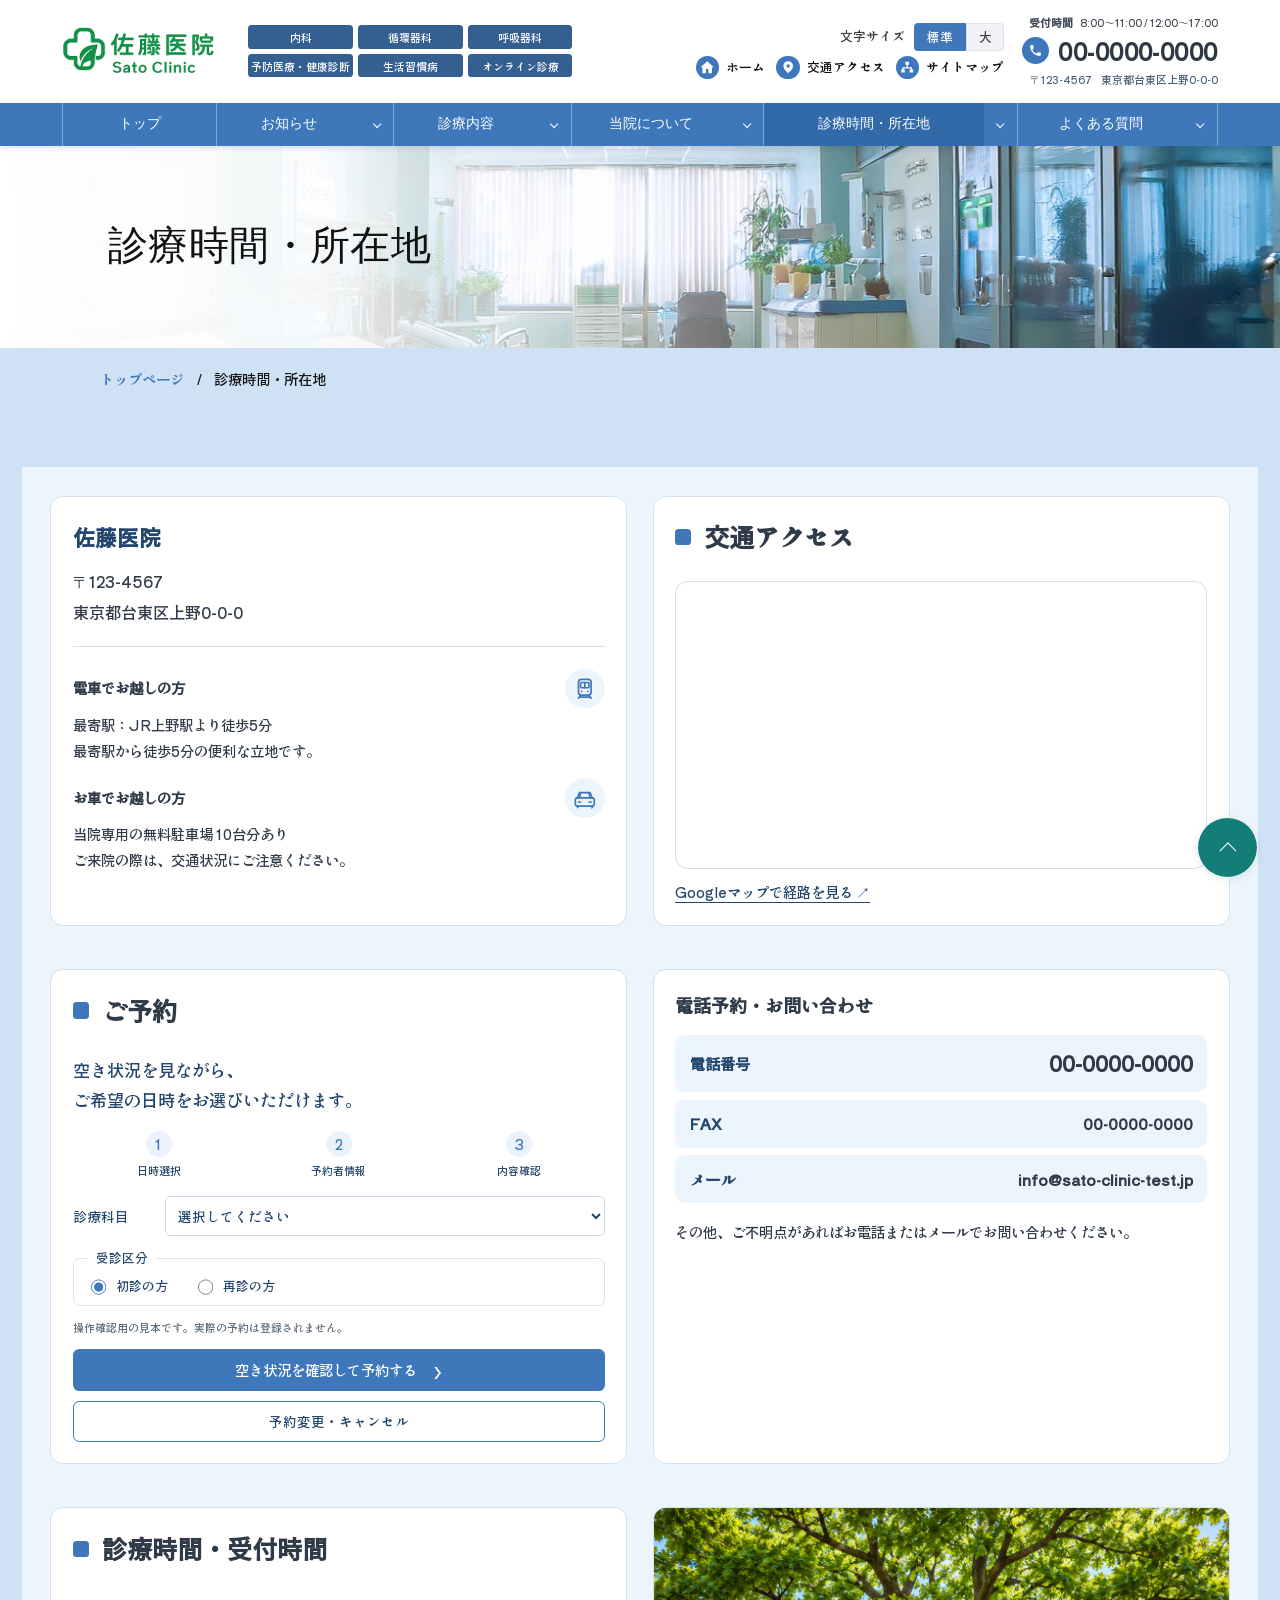
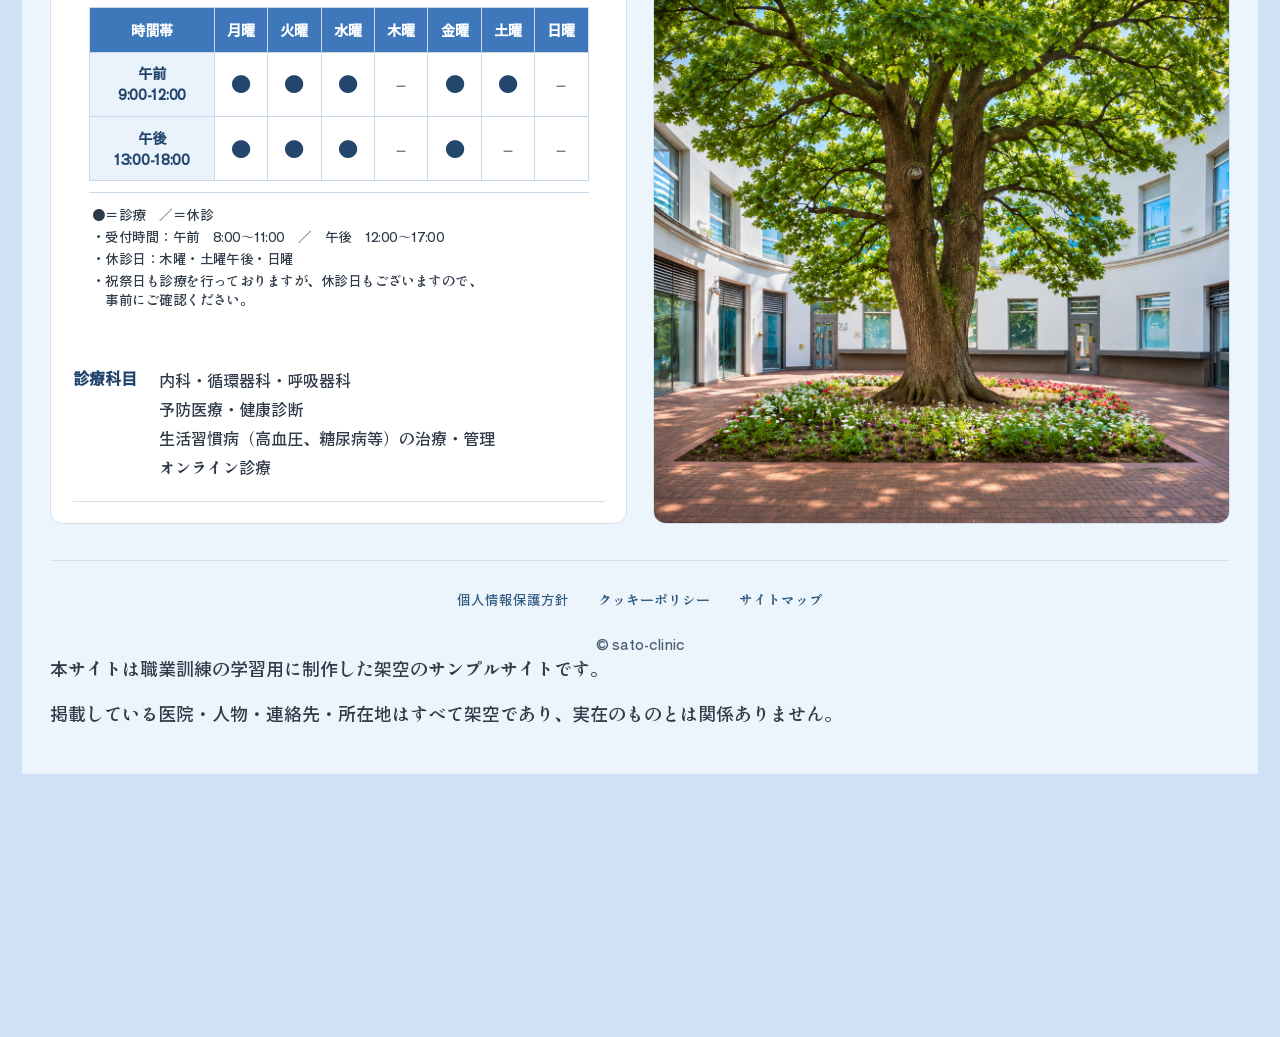
<file: hours.html>
<!doctype html>
<html lang="ja"><head><meta name="robots" content="noindex, nofollow"><meta charset="utf-8"><meta name="viewport" content="width=device-width, initial-scale=1"><meta name="description" content="佐藤医院の診療時間・所在地。地域に根ざした医療を目指します。"><title>診療時間・所在地 | 佐藤医院</title><link rel="stylesheet" href="./css/style.css"><link rel="stylesheet" href="./css/booking.css"><script src="./js/header.js" defer></script><script src="./js/reservation-booking.js" defer></script></head>
<body class="page-hours"><header class="site-header" id="top">
   <div class="site-top">
  <div class="site-brand">
    <a class="site-logo" href="index.html" aria-label="佐藤医院 トップページ"><img class="" src="./img/Logo/logo.png" alt="佐藤医院 Sato Clinic ロゴ" loading="eager"></a>
    <ul class="department-badges" aria-label="診療科目"><li>内科</li><li>循環器科</li><li>呼吸器科</li><li>予防医療・健康診断</li><li>生活習慣病</li><li>オンライン診療</li></ul>
  </div>
  <div class="header-utilities">
    <div class="text-size-control" role="group" aria-label="文字サイズの変更">
      <span>文字サイズ</span>
      <div class="text-size-buttons"><button class="text-size-button" type="button" data-text-size="standard" aria-pressed="true">標準</button><button class="text-size-button" type="button" data-text-size="large" aria-pressed="false">大</button></div>
    </div>
    <nav class="utility-nav" aria-label="便利なリンク">
      <a href="index.html"><span class="utility-icon" aria-hidden="true"><svg viewBox="0 0 24 24"><path d="m12 2 11 10h-3v10h-6v-7h-4v7H4V12H1z"/></svg></span>ホーム</a>
      <a href="hours.html"><span class="utility-icon"><svg viewBox="0 0 24 24" aria-hidden="true"><path d="M12 2a8 8 0 0 0-8 8c0 6 8 12 8 12s8-6 8-12a8 8 0 0 0-8-8zm0 11a3 3 0 1 1 0-6 3 3 0 0 1 0 6z"/></svg></span>交通アクセス</a>
      <a href="sitemap.html"><span class="utility-icon utility-icon-sitemap" aria-hidden="true"><svg viewBox="0 0 24 24"><path d="M9 3h6v5H9zM2 16h6v5H2zM16 16h6v5h-6zM11 8h2v4h7v4h-2v-2H6v2H4v-4h7z"/></svg></span>サイトマップ</a>
      
    </nav>
  </div>
<div class="header-contact"><p class="header-reception"><span>受付時間</span><span>8:00〜11:00 / 12:00〜17:00</span></p><a class="site-phone" href="tel:0000000000" aria-label="電話番号 00-0000-0000"><svg viewBox="0 0 24 24" aria-hidden="true"><path d="M6.6 10.8a15.5 15.5 0 0 0 6.6 6.6l2.2-2.2a1 1 0 0 1 1-.24c1.1.37 2.3.56 3.6.56a1 1 0 0 1 1 1V20a1 1 0 0 1-1 1C10.6 21 3 13.4 3 4a1 1 0 0 1 1-1h3.5a1 1 0 0 1 1 1c0 1.3.2 2.5.56 3.6a1 1 0 0 1-.24 1z"/></svg><span>00-0000-0000</span></a><address class="header-address"><span class="header-postal-code">〒123-4567</span><span>東京都台東区上野0-0-0</span></address></div>
</div>
<nav class="global-nav" aria-label="グローバルナビゲーション"><div class="nav-item"><div class="nav-parent"><a href="index.html" id="nav-parent-0">トップ</a></div></div>
<div class="nav-item has-submenu"><div class="nav-parent"><a href="news.html" id="nav-parent-1">お知らせ</a><button class="nav-toggle" type="button" aria-expanded="false" aria-controls="mega-menu-1" aria-label="お知らせの詳細メニューを開く"><span aria-hidden="true"></span></button></div><section class="mega-panel" id="mega-menu-1" aria-labelledby="nav-parent-1" aria-hidden="true" inert><div class="mega-inner"><a class="mega-overview" href="news.html">お知らせ<span>一覧を見る</span><span class="mega-overview-arrow" aria-hidden="true">›</span></a><ul class="mega-links"><li><a href="news.html#news-1"><span class="mega-link-arrow" aria-hidden="true">›</span><span>インフルエンザ予防接種について</span></a></li><li><a href="news.html#news-2"><span class="mega-link-arrow" aria-hidden="true">›</span><span>年末年始の休診について</span></a></li><li><a href="news.html#news-3"><span class="mega-link-arrow" aria-hidden="true">›</span><span>健康診断のご案内</span></a></li><li><a href="news.html#news-4"><span class="mega-link-arrow" aria-hidden="true">›</span><span>新型コロナウイルス対策について</span></a></li><li><a href="news.html#news-5"><span class="mega-link-arrow" aria-hidden="true">›</span><span>オンライン診療の導入について</span></a></li></ul></div></section></div>
<div class="nav-item has-submenu"><div class="nav-parent"><a href="medical.html" id="nav-parent-2">診療内容</a><button class="nav-toggle" type="button" aria-expanded="false" aria-controls="mega-menu-2" aria-label="診療内容の詳細メニューを開く"><span aria-hidden="true"></span></button></div><section class="mega-panel" id="mega-menu-2" aria-labelledby="nav-parent-2" aria-hidden="true" inert><div class="mega-inner"><a class="mega-overview" href="medical.html">診療内容<span>一覧を見る</span><span class="mega-overview-arrow" aria-hidden="true">›</span></a><ul class="mega-links"><li><a href="medical.html#medical-general"><span class="mega-link-arrow" aria-hidden="true">›</span><span>一般内科診療</span></a></li><li><a href="medical.html#medical-lifestyle"><span class="mega-link-arrow" aria-hidden="true">›</span><span>生活習慣病の診断・治療</span></a></li><li><a href="medical.html#medical-digestive"><span class="mega-link-arrow" aria-hidden="true">›</span><span>消化器系の診療</span></a></li><li><a href="medical.html#medical-respiratory"><span class="mega-link-arrow" aria-hidden="true">›</span><span>呼吸器系の診療</span></a></li><li><a href="medical.html#medical-checkups"><span class="mega-link-arrow" aria-hidden="true">›</span><span>健康診断・各種検査</span></a></li><li><a href="medical.html#medical-vaccination"><span class="mega-link-arrow" aria-hidden="true">›</span><span>予防接種</span></a></li><li><a href="medical.html#medical-smoking"><span class="mega-link-arrow" aria-hidden="true">›</span><span>禁煙外来</span></a></li><li><a href="medical.html#medical-online"><span class="mega-link-arrow" aria-hidden="true">›</span><span>オンライン診療</span></a></li><li><a href="medical.html#medical-gallery"><span class="mega-link-arrow" aria-hidden="true">›</span><span>診療風景</span></a></li></ul></div></section></div>
<div class="nav-item has-submenu"><div class="nav-parent"><a href="about.html" id="nav-parent-3">当院について</a><button class="nav-toggle" type="button" aria-expanded="false" aria-controls="mega-menu-3" aria-label="当院についての詳細メニューを開く"><span aria-hidden="true"></span></button></div><section class="mega-panel" id="mega-menu-3" aria-labelledby="nav-parent-3" aria-hidden="true" inert><div class="mega-inner"><a class="mega-overview" href="about.html">当院について<span>一覧を見る</span><span class="mega-overview-arrow" aria-hidden="true">›</span></a><ul class="mega-links"><li><a href="about.html#about-introduction"><span class="mega-link-arrow" aria-hidden="true">›</span><span>佐藤医院とは</span></a></li><li><a href="about.html#about-policy"><span class="mega-link-arrow" aria-hidden="true">›</span><span>診療方針</span></a></li><li><a href="about.html#about-community"><span class="mega-link-arrow" aria-hidden="true">›</span><span>地域に根ざした医療</span></a></li><li><a href="about.html#about-family"><span class="mega-link-arrow" aria-hidden="true">›</span><span>ご家族全員をサポート</span></a></li><li><a href="about.html#about-equipment"><span class="mega-link-arrow" aria-hidden="true">›</span><span>医療設備とチーム医療</span></a></li><li><a href="about.html#about-philosophy"><span class="mega-link-arrow" aria-hidden="true">›</span><span>医院の理念・方針</span></a></li><li><a href="about.html#about-future"><span class="mega-link-arrow" aria-hidden="true">›</span><span>患者様とともに歩む未来</span></a></li><li><a href="about.html#about-interior"><span class="mega-link-arrow" aria-hidden="true">›</span><span>院内の様子</span></a></li><li><a href="about.html#about-staff"><span class="mega-link-arrow" aria-hidden="true">›</span><span>スタッフ紹介</span></a></li><li><a href="about.html#about-director"><span class="mega-link-arrow" aria-hidden="true">›</span><span>院長紹介</span></a></li></ul></div></section></div>
<div class="nav-item has-submenu"><div class="nav-parent"><a href="hours.html" aria-current="page" id="nav-parent-4">診療時間・所在地</a><button class="nav-toggle" type="button" aria-expanded="false" aria-controls="mega-menu-4" aria-label="診療時間・所在地の詳細メニューを開く"><span aria-hidden="true"></span></button></div><section class="mega-panel" id="mega-menu-4" aria-labelledby="nav-parent-4" aria-hidden="true" inert><div class="mega-inner"><a class="mega-overview" href="hours.html">診療時間・所在地<span>一覧を見る</span><span class="mega-overview-arrow" aria-hidden="true">›</span></a><ul class="mega-links"><li><a href="hours.html#hours-reservation"><span class="mega-link-arrow" aria-hidden="true">›</span><span>ご予約</span></a></li><li><a href="hours.html#hours-schedule"><span class="mega-link-arrow" aria-hidden="true">›</span><span>診療時間・受付時間</span></a></li><li><a href="hours.html#hours-access"><span class="mega-link-arrow" aria-hidden="true">›</span><span>交通アクセス</span></a></li><li><a href="hours.html#hours-directions"><span class="mega-link-arrow" aria-hidden="true">›</span><span>電車・お車でお越しの方</span></a></li><li><a href="hours.html#hours-contact"><span class="mega-link-arrow" aria-hidden="true">›</span><span>電話予約・お問い合わせ</span></a></li></ul></div></section></div>
<div class="nav-item has-submenu"><div class="nav-parent"><a href="faq.html" id="nav-parent-5">よくある質問</a><button class="nav-toggle" type="button" aria-expanded="false" aria-controls="mega-menu-5" aria-label="よくある質問の詳細メニューを開く"><span aria-hidden="true"></span></button></div><section class="mega-panel" id="mega-menu-5" aria-labelledby="nav-parent-5" aria-hidden="true" inert><div class="mega-inner"><a class="mega-overview" href="faq.html">よくある質問<span>一覧を見る</span><span class="mega-overview-arrow" aria-hidden="true">›</span></a><ul class="mega-links"><li><a href="faq.html#faq-consultation"><span class="mega-link-arrow" aria-hidden="true">›</span><span>診療について</span></a></li><li><a href="faq.html#faq-checkups"><span class="mega-link-arrow" aria-hidden="true">›</span><span>予防接種・健康診断について</span></a></li><li><a href="faq.html#faq-payment"><span class="mega-link-arrow" aria-hidden="true">›</span><span>お支払いについて</span></a></li><li><a href="faq.html#faq-other"><span class="mega-link-arrow" aria-hidden="true">›</span><span>その他</span></a></li></ul></div></section></div></nav>
 </header><main class="page-main"><section class="page-banner" aria-labelledby="hours-page-title"><img src="./img/Hospital_Exterior/hospital_3.jpg" alt="診察ベッドや医療設備のある診察室" loading="eager"><h1 class="page-title" id="hours-page-title">診療時間・所在地</h1></section><nav class="page-breadcrumb" aria-label="パンくずリスト"><a href="index.html">トップページ</a><span aria-hidden="true">/</span><span aria-current="page">診療時間・所在地</span></nav><footer class="clinic-footer" aria-label="佐藤医院の所在地、診療時間、診療科目">
<div class="clinic-columns clinic-columns--access-first">
  <section class="clinic-access-details" aria-label="医院情報とお問い合わせ">
  <div class="clinic-access-note" id="hours-directions">
  <p class="clinic-access-name">佐藤医院</p>
  <p class="clinic-access-address">〒123-4567<br>東京都台東区上野0-0-0</p>

   <p><strong class="access-method-title"><span>電車でお越しの方</span><svg class="access-method-icon" viewBox="0 0 24 24" aria-hidden="true" focusable="false" fill="none" stroke="currentColor" stroke-width="1.6" stroke-linecap="round" stroke-linejoin="round"><rect x="6" y="3" width="12" height="15" rx="3"/><rect x="8" y="6" width="8" height="5" rx="1"/><path d="M12 6v5M8 18l-2 3m10-3 2 3M7 20h10"/><circle cx="9" cy="14.5" r=".8" fill="currentColor" stroke="none"/><circle cx="15" cy="14.5" r=".8" fill="currentColor" stroke="none"/></svg></strong>最寄駅：JR上野駅より徒歩5分<br>最寄駅から徒歩5分の便利な立地です。</p>
   <p><strong class="access-method-title"><span>お車でお越しの方</span><svg class="access-method-icon" viewBox="0 0 24 24" aria-hidden="true" focusable="false" fill="none" stroke="currentColor" stroke-width="1.6" stroke-linecap="round" stroke-linejoin="round"><path d="m5 12 2-5h10l2 5"/><rect x="3" y="12" width="18" height="8" rx="2"/><path d="M5 20v2m14-2v2M6 16h2m8 0h2M8 7l-1 5m9-5 1 5"/></svg></strong>当院専用の無料駐車場 10台分あり<br>ご来院の際は、交通状況にご注意ください。</p>
  </div>
 </section>
 <section class="clinic-access" id="hours-access" aria-label="所在地と交通アクセス">
  <h3 class="clinic-section-title">交通アクセス</h3>
  <iframe class="footer-map" title="交通アクセスのGoogleマップ" src="https://maps.google.com/maps?q=%E6%9D%B1%E4%BA%AC%E9%83%BD%E5%8F%B0%E6%9D%B1%E5%8C%BA%E6%9D%B1%E4%B8%8A%E9%87%8E3-15-5%20%E6%9B%BD%E6%88%91%E3%83%93%E3%83%AB3F&amp;output=embed&amp;hl=ja" width="540" height="320" loading="lazy" referrerpolicy="no-referrer-when-downgrade" allowfullscreen></iframe>
  <a class="map-directions" href="https://www.google.com/maps/dir/?api=1&amp;destination=%E6%9D%B1%E4%BA%AC%E9%83%BD%E5%8F%B0%E6%9D%B1%E5%8C%BA%E6%9D%B1%E4%B8%8A%E9%87%8E3-15-5%20%E6%9B%BD%E6%88%91%E3%83%93%E3%83%AB3F" target="_blank" rel="noopener noreferrer">Googleマップで経路を見る<span aria-hidden="true"> ↗</span></a>


 </section>
 <div class="clinic-right"><section class="clinic-reservation" id="hours-reservation" aria-label="ご予約フォーム"><h3 class="clinic-section-title">ご予約</h3><form class="reservation-preview" aria-label="ご予約フォーム"><p class="booking-launch-lead">空き状況を見ながら、<br>ご希望の日時をお選びいただけます。</p><ol class="booking-launch-steps" aria-label="ご予約の流れ"><li><b>1</b>日時選択</li><li><b>2</b>予約者情報</li><li><b>3</b>内容確認</li></ol><label class="booking-launch-field"><span>診療科目</span><select name="department" aria-label="診療科目" required><option value="">選択してください</option><option>内科</option><option>循環器科</option><option>呼吸器科</option><option>予防医療・健康診断</option><option>生活習慣病</option><option>オンライン診療</option></select></label><fieldset class="booking-visit booking-launch-visit"><legend>受診区分</legend><label><input type="radio" name="visit" value="初診" checked> 初診の方</label><label><input type="radio" name="visit" value="再診"> 再診の方</label></fieldset><p class="booking-launch-note">操作確認用の見本です。実際の予約は登録されません。</p><button class="reservation-preview-button" type="submit">空き状況を確認して予約する <span aria-hidden="true">›</span></button></form></section></div>
 <div class="clinic-contact-box" id="hours-contact">
   <h4>電話予約・お問い合わせ</h4>
   <div class="clinic-contact-line"><span>電話番号</span><a href="tel:0000000000">00-0000-0000</a></div>
   <div class="clinic-contact-line"><span>FAX</span><strong>00-0000-0000</strong></div>
   <div class="clinic-contact-line"><span>メール</span><a class="clinic-email" href="mailto:info@sato-clinic-test.jp">info@sato-clinic-test.jp</a></div>
   <p>その他、ご不明点があればお電話またはメールでお問い合わせください。</p>
  </div>
 <section class="clinic-hours" id="hours-schedule" aria-label="診療時間と連絡先">
  <h3 class="clinic-section-title">診療時間・受付時間</h3>
  <div class="schedule-panel" aria-label="診療時間表"><div class="schedule-inner">
<div class="schedule-table-scroll" role="region" aria-label="診療時間表" tabindex="0"><table class="hours-table"><thead><tr><th scope="col">時間帯</th><th scope="col">月曜</th><th scope="col">火曜</th><th scope="col">水曜</th><th scope="col">木曜</th><th scope="col">金曜</th><th scope="col">土曜</th><th scope="col">日曜</th></tr></thead>
<tbody><tr><td><span class="hours-period">午前</span><span class="hours-time">9:00-12:00</span></td><td>●</td><td>●</td><td>●</td><td class="dash">－</td><td>●</td><td>●</td><td class="dash">－</td></tr><tr><td><span class="hours-period">午後</span><span class="hours-time">13:00-18:00</span></td><td>●</td><td>●</td><td>●</td><td class="dash">－</td><td>●</td><td class="dash">－</td><td class="dash">－</td></tr></tbody></table></div>
<div class="schedule-note"><p>●＝診療　／＝休診</p><p>・受付時間：午前　8:00〜11:00　／　午後　12:00〜17:00</p><p>・休診日：木曜・土曜午後・日曜</p><p class="schedule-holiday-note"><span aria-hidden="true">・</span><span>祝祭日も診療を行っておりますが、休診日もございますので、<br>事前にご確認ください。</span></p></div></div></div>
  <dl class="clinic-info-list">
   <div class="clinic-info-row"><dt>診療科目</dt><dd>内科・循環器科・呼吸器科<br>予防医療・健康診断<br>生活習慣病（高血圧、糖尿病等）の治療・管理<br>オンライン診療</dd></div>
  </dl>

 </section>
 <div class="clinic-photo-card"><img class="clinic-access-photo" src="./img/Hospital_Exterior/courtyard_tree_footer_v2.png" alt="中庭に広がる大きな木と鮮やかな緑" loading="lazy"></div>

</div>
<nav class="footer-policy-links" aria-label="サイトに関する情報"><a href="privacy.html">個人情報保護方針</a><a href="cookie-policy.html">クッキーポリシー</a><a href="sitemap.html">サイトマップ</a></nav>
<small class="footer-copyright">© sato-clinic</small><p>本サイトは職業訓練の学習用に制作した架空のサンプルサイトです。</p><p>
掲載している医院・人物・連絡先・所在地はすべて架空であり、実在のものとは関係ありません。</p>
</footer></main><a class="back-to-top" href="#top" aria-label="最上部に戻る" title="最上部に戻る"></a>
</body></html>
</file>
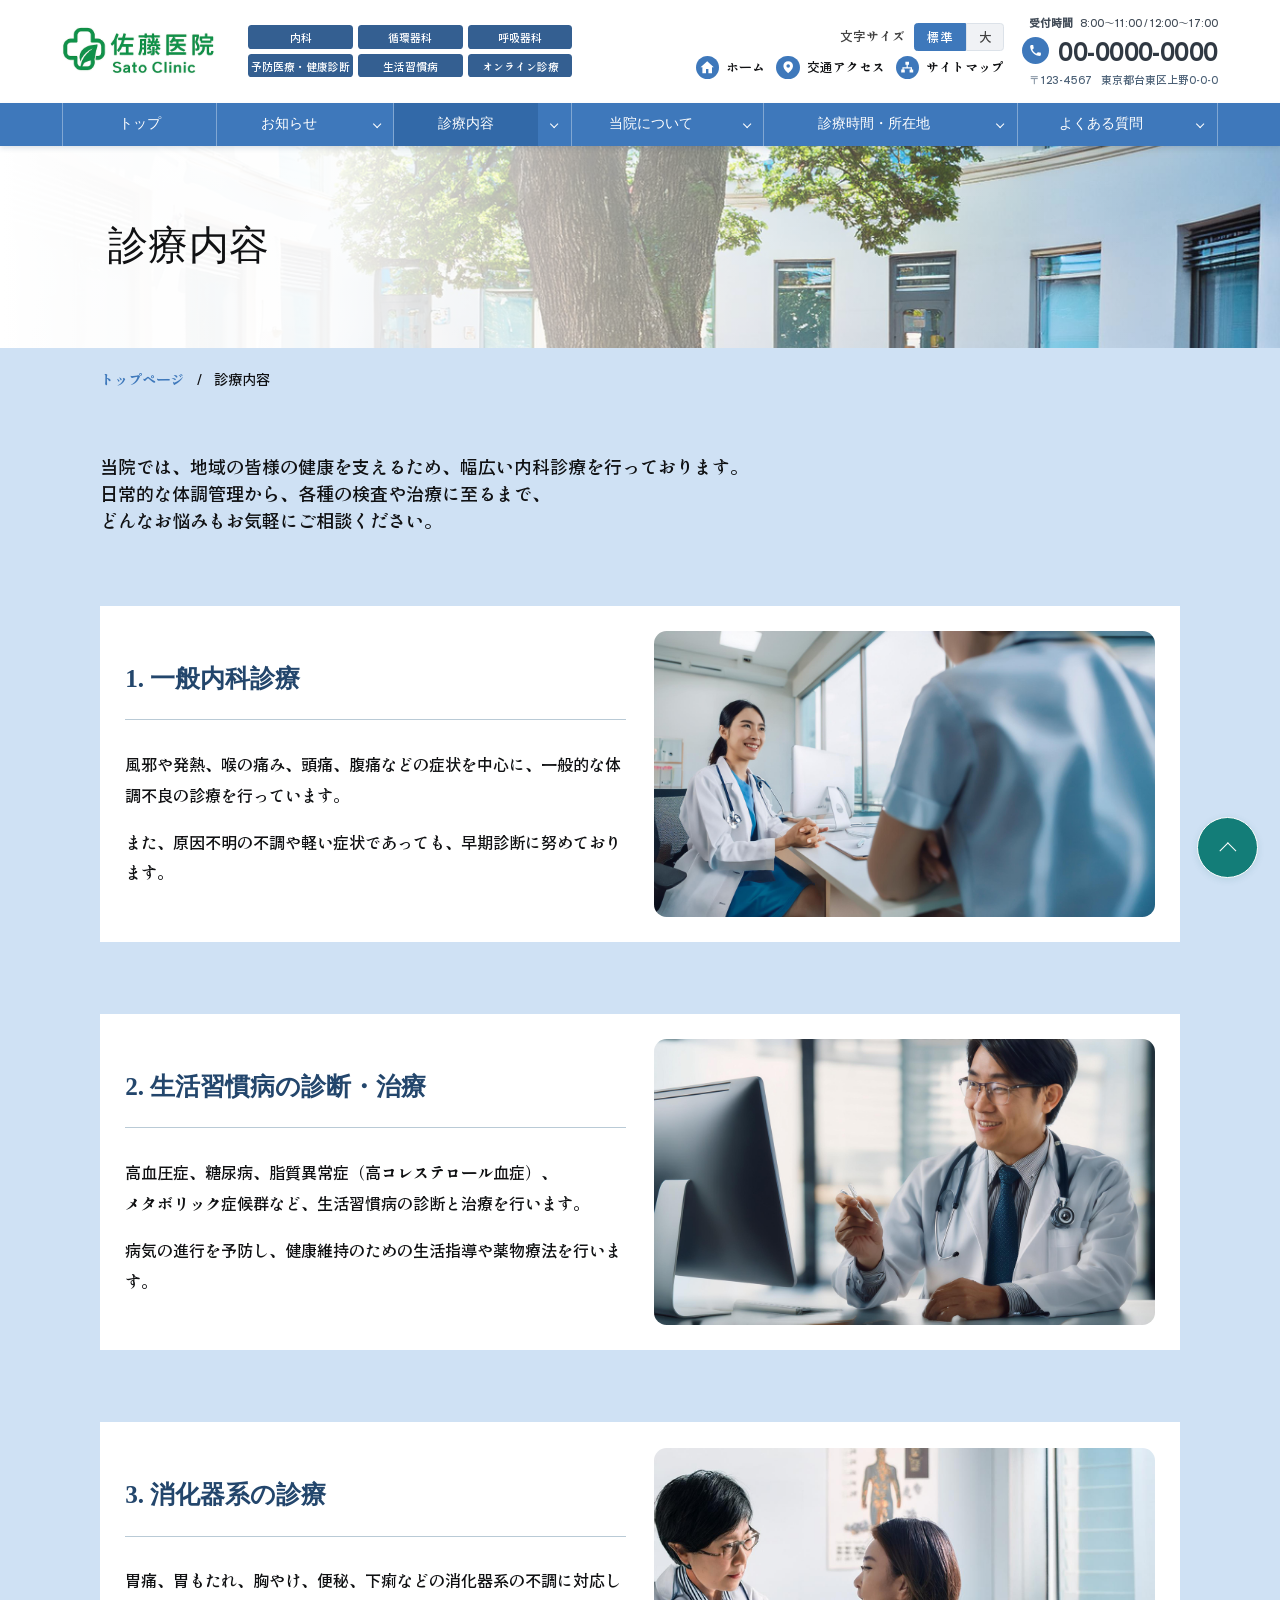
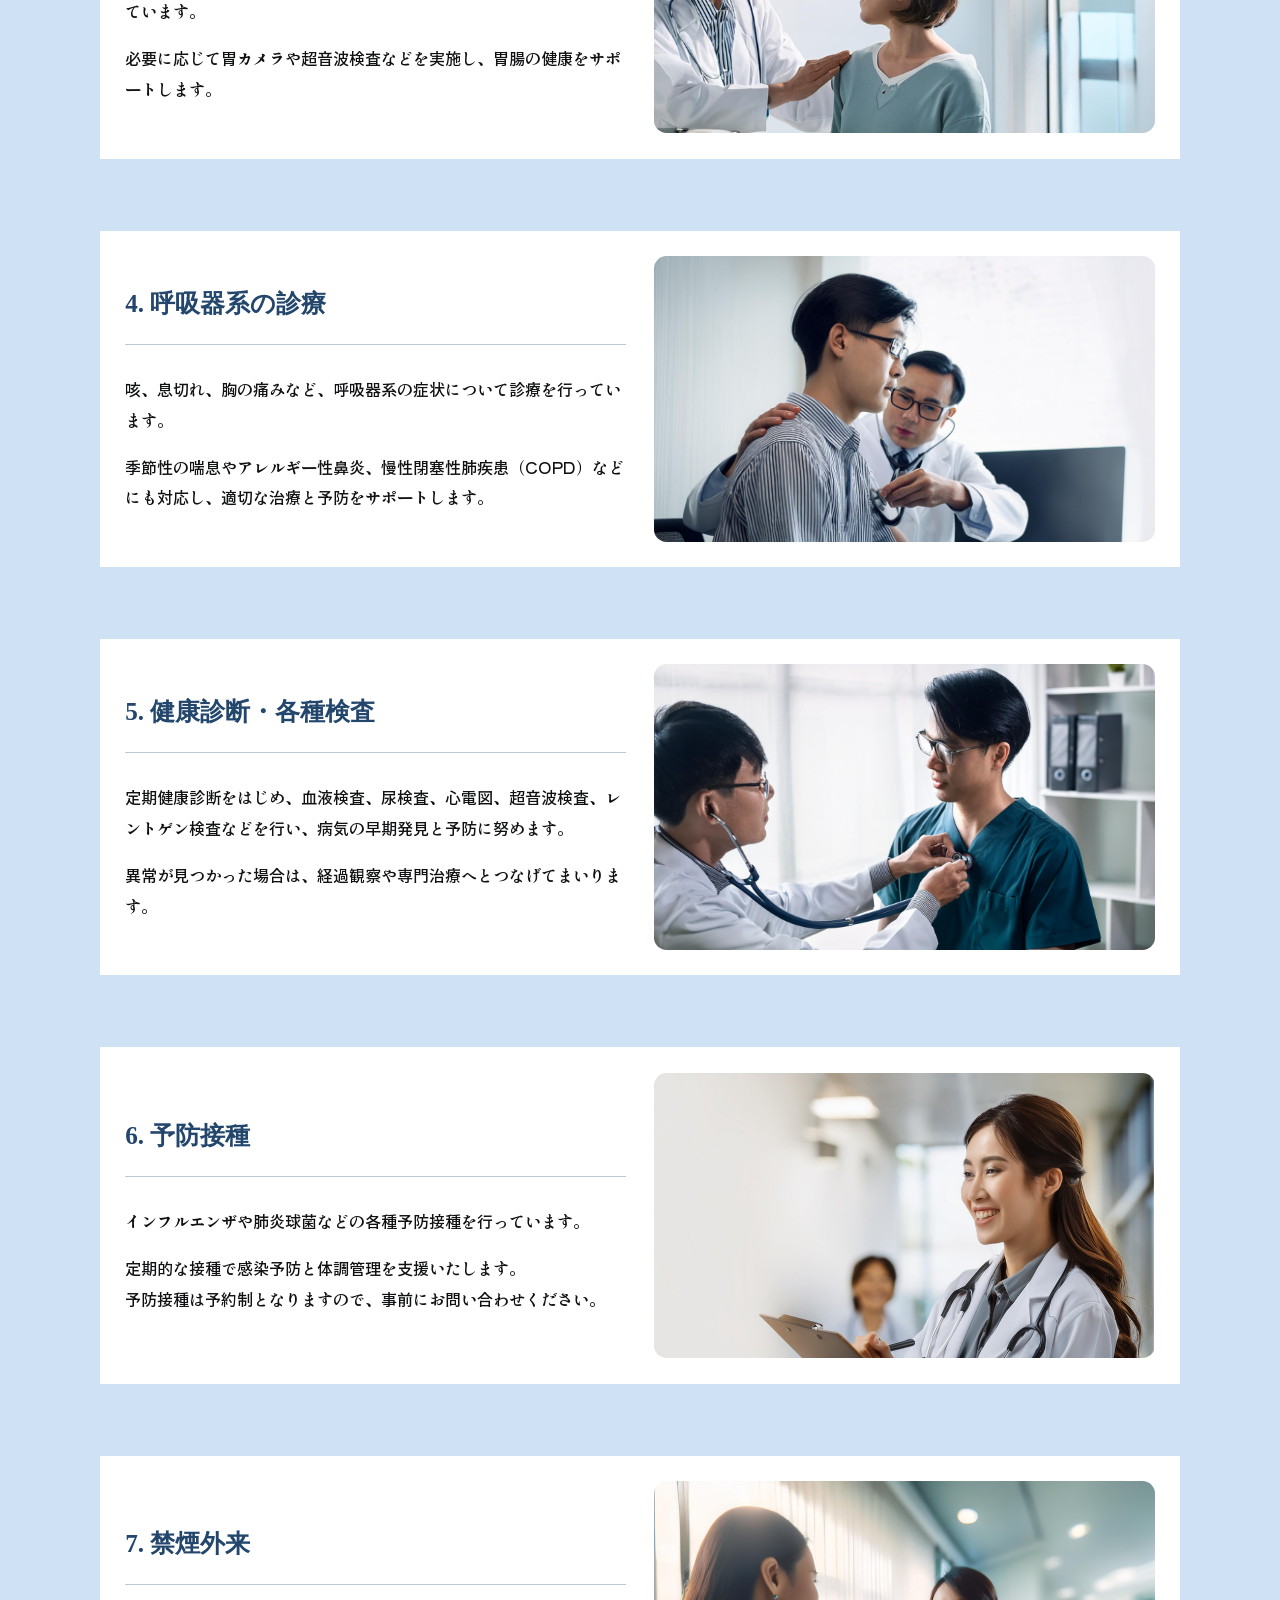
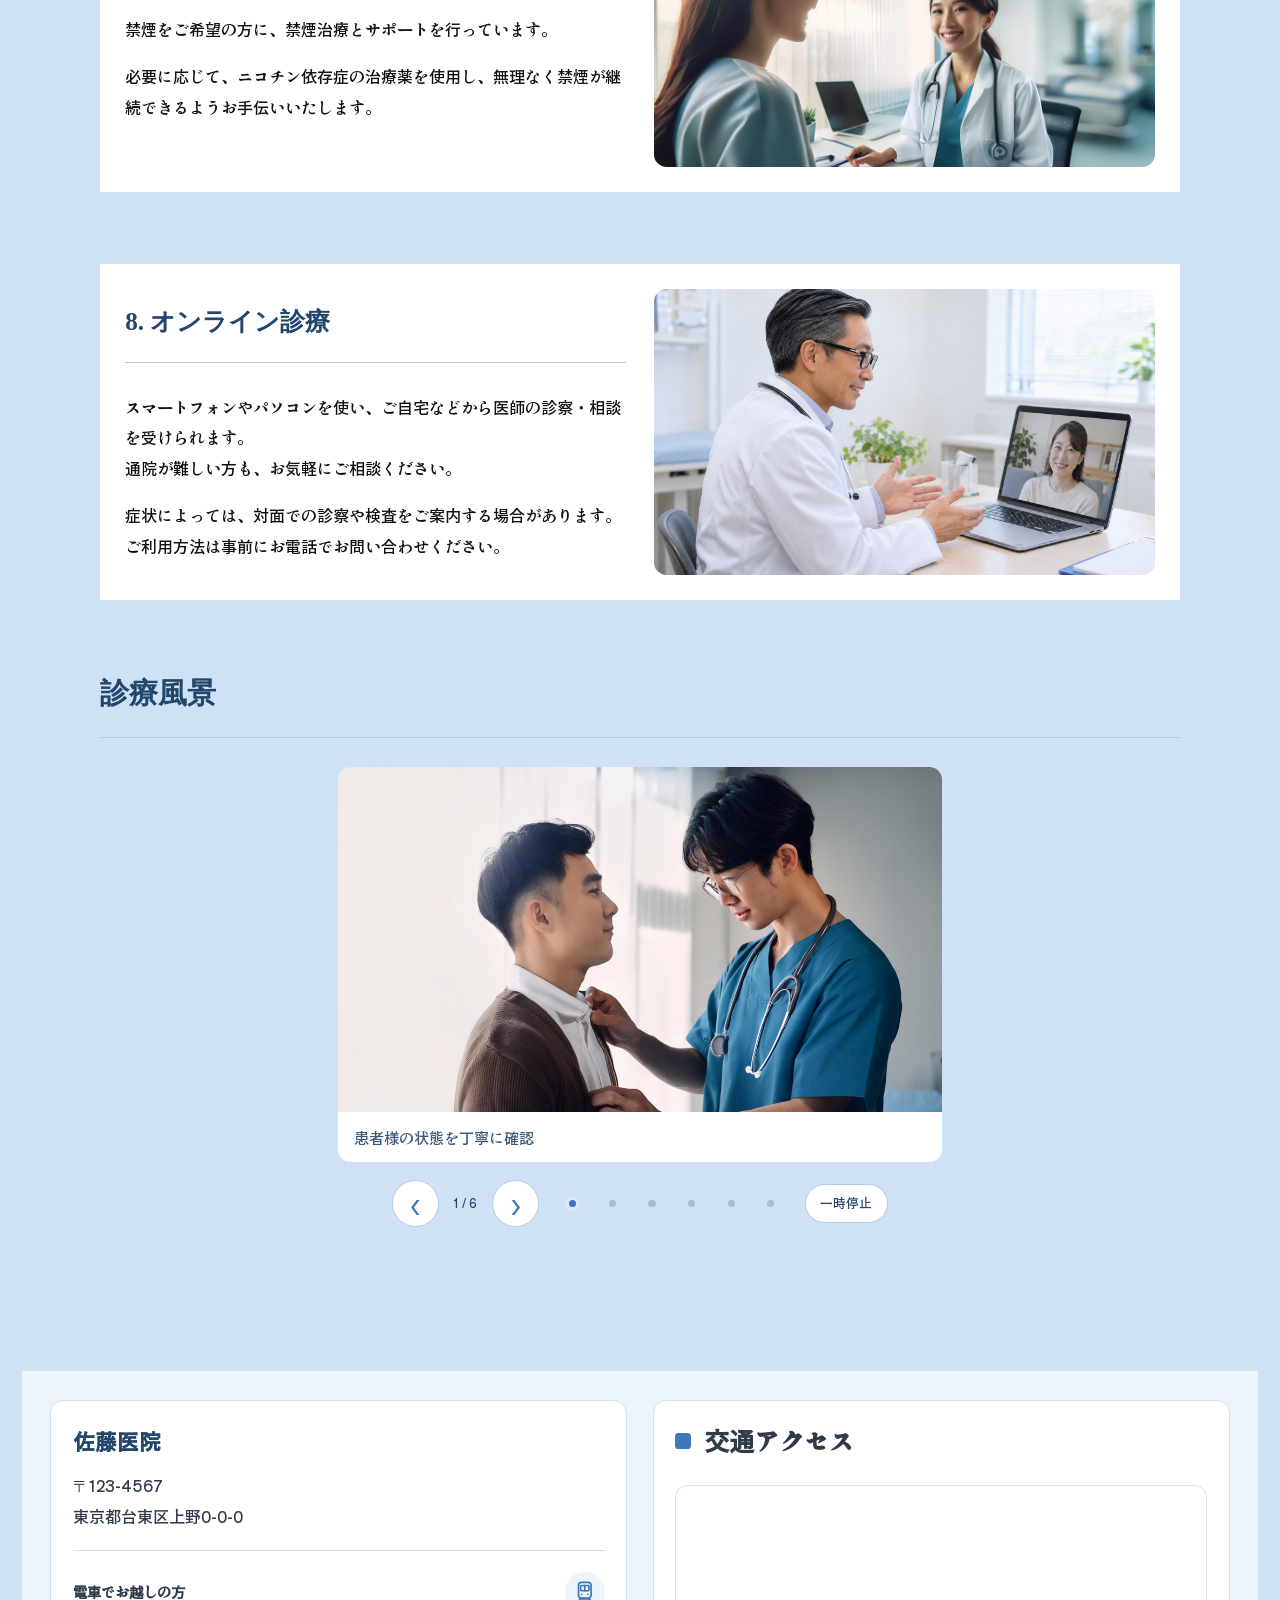
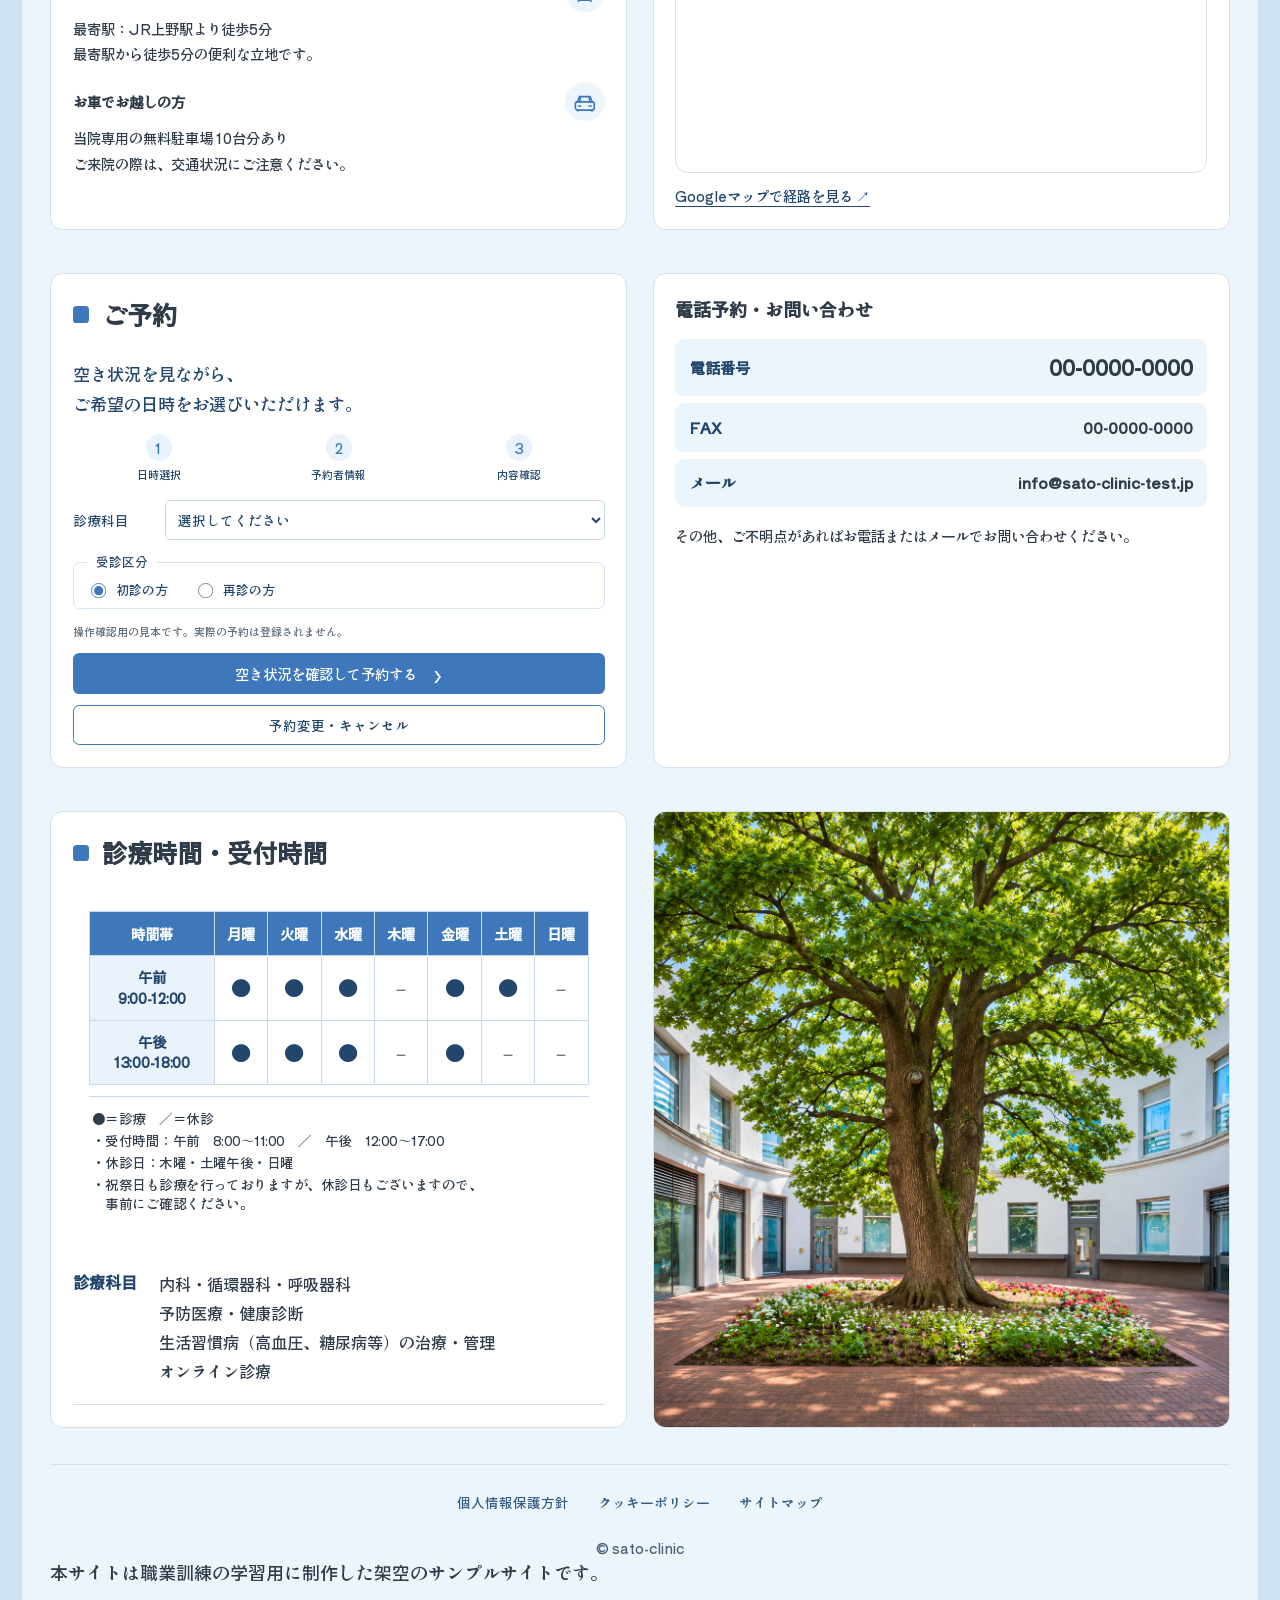
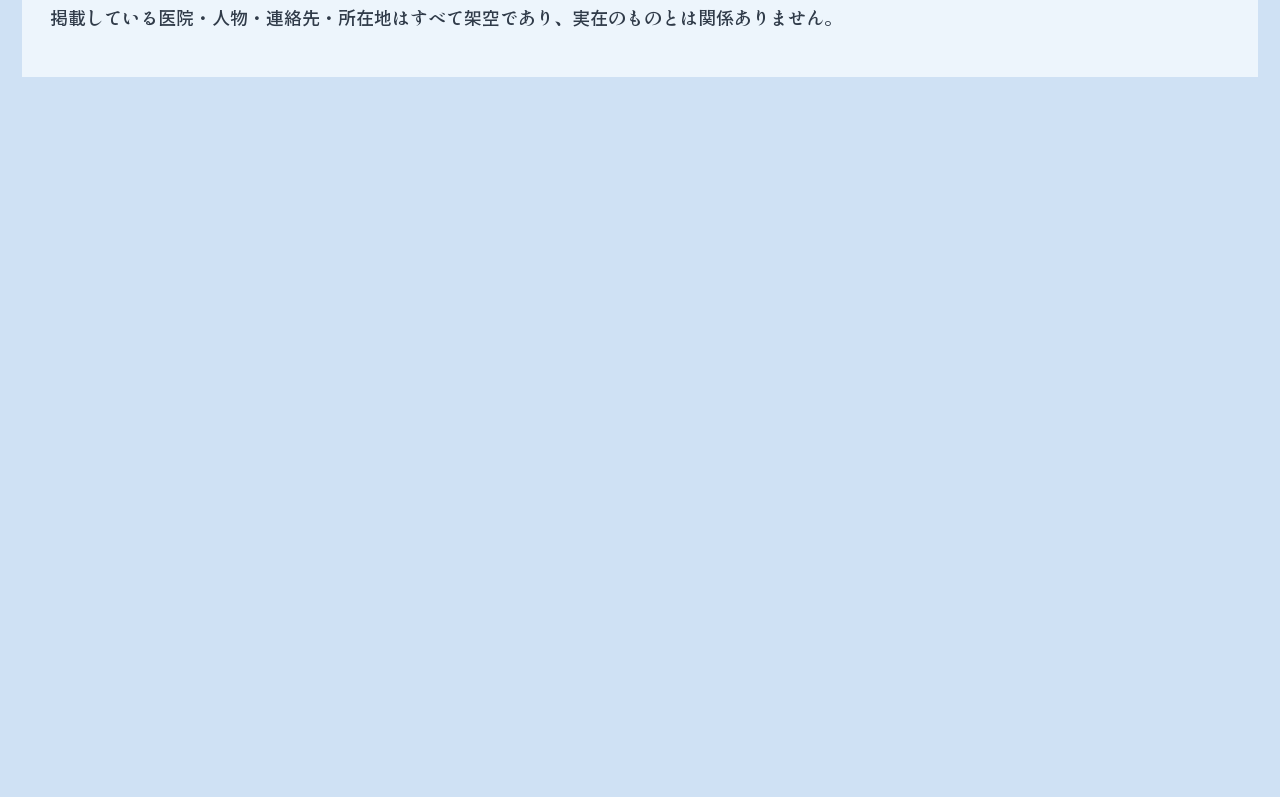
<file: medical.html>
<!doctype html>
<html lang="ja"><head><meta name="robots" content="noindex, nofollow"><meta charset="utf-8"><meta name="viewport" content="width=device-width, initial-scale=1"><meta name="description" content="佐藤医院の診療内容。地域に根ざした医療を目指します。"><title>診療内容 | 佐藤医院</title><link rel="stylesheet" href="./css/style.css"><link rel="stylesheet" href="./css/booking.css"><script src="./js/header.js" defer></script><script src="./js/reservation-booking.js" defer></script><script src="./js/news-reveal.js" defer></script><script src="./js/clinical-slider.js" defer></script></head>
<body class="page-medical"><header class="site-header" id="top">
   <div class="site-top">
  <div class="site-brand">
    <a class="site-logo" href="index.html" aria-label="佐藤医院 トップページ"><img class="" src="./img/Logo/logo.png" alt="佐藤医院 Sato Clinic ロゴ" loading="eager"></a>
    <ul class="department-badges" aria-label="診療科目"><li>内科</li><li>循環器科</li><li>呼吸器科</li><li>予防医療・健康診断</li><li>生活習慣病</li><li>オンライン診療</li></ul>
  </div>
  <div class="header-utilities">
    <div class="text-size-control" role="group" aria-label="文字サイズの変更">
      <span>文字サイズ</span>
      <div class="text-size-buttons"><button class="text-size-button" type="button" data-text-size="standard" aria-pressed="true">標準</button><button class="text-size-button" type="button" data-text-size="large" aria-pressed="false">大</button></div>
    </div>
    <nav class="utility-nav" aria-label="便利なリンク">
      <a href="index.html"><span class="utility-icon" aria-hidden="true"><svg viewBox="0 0 24 24"><path d="m12 2 11 10h-3v10h-6v-7h-4v7H4V12H1z"/></svg></span>ホーム</a>
      <a href="hours.html"><span class="utility-icon"><svg viewBox="0 0 24 24" aria-hidden="true"><path d="M12 2a8 8 0 0 0-8 8c0 6 8 12 8 12s8-6 8-12a8 8 0 0 0-8-8zm0 11a3 3 0 1 1 0-6 3 3 0 0 1 0 6z"/></svg></span>交通アクセス</a>
      <a href="sitemap.html"><span class="utility-icon utility-icon-sitemap" aria-hidden="true"><svg viewBox="0 0 24 24"><path d="M9 3h6v5H9zM2 16h6v5H2zM16 16h6v5h-6zM11 8h2v4h7v4h-2v-2H6v2H4v-4h7z"/></svg></span>サイトマップ</a>
      
    </nav>
  </div>
<div class="header-contact"><p class="header-reception"><span>受付時間</span><span>8:00〜11:00 / 12:00〜17:00</span></p><a class="site-phone" href="tel:0000000000" aria-label="電話番号 00-0000-0000"><svg viewBox="0 0 24 24" aria-hidden="true"><path d="M6.6 10.8a15.5 15.5 0 0 0 6.6 6.6l2.2-2.2a1 1 0 0 1 1-.24c1.1.37 2.3.56 3.6.56a1 1 0 0 1 1 1V20a1 1 0 0 1-1 1C10.6 21 3 13.4 3 4a1 1 0 0 1 1-1h3.5a1 1 0 0 1 1 1c0 1.3.2 2.5.56 3.6a1 1 0 0 1-.24 1z"/></svg><span>00-0000-0000</span></a><address class="header-address"><span class="header-postal-code">〒123-4567</span><span>東京都台東区上野0-0-0</span></address></div>
</div>
<nav class="global-nav" aria-label="グローバルナビゲーション"><div class="nav-item"><div class="nav-parent"><a href="index.html" id="nav-parent-0">トップ</a></div></div>
<div class="nav-item has-submenu"><div class="nav-parent"><a href="news.html" id="nav-parent-1">お知らせ</a><button class="nav-toggle" type="button" aria-expanded="false" aria-controls="mega-menu-1" aria-label="お知らせの詳細メニューを開く"><span aria-hidden="true"></span></button></div><section class="mega-panel" id="mega-menu-1" aria-labelledby="nav-parent-1" aria-hidden="true" inert><div class="mega-inner"><a class="mega-overview" href="news.html">お知らせ<span>一覧を見る</span><span class="mega-overview-arrow" aria-hidden="true">›</span></a><ul class="mega-links"><li><a href="news.html#news-1"><span class="mega-link-arrow" aria-hidden="true">›</span><span>インフルエンザ予防接種について</span></a></li><li><a href="news.html#news-2"><span class="mega-link-arrow" aria-hidden="true">›</span><span>年末年始の休診について</span></a></li><li><a href="news.html#news-3"><span class="mega-link-arrow" aria-hidden="true">›</span><span>健康診断のご案内</span></a></li><li><a href="news.html#news-4"><span class="mega-link-arrow" aria-hidden="true">›</span><span>新型コロナウイルス対策について</span></a></li><li><a href="news.html#news-5"><span class="mega-link-arrow" aria-hidden="true">›</span><span>オンライン診療の導入について</span></a></li></ul></div></section></div>
<div class="nav-item has-submenu"><div class="nav-parent"><a href="medical.html" aria-current="page" id="nav-parent-2">診療内容</a><button class="nav-toggle" type="button" aria-expanded="false" aria-controls="mega-menu-2" aria-label="診療内容の詳細メニューを開く"><span aria-hidden="true"></span></button></div><section class="mega-panel" id="mega-menu-2" aria-labelledby="nav-parent-2" aria-hidden="true" inert><div class="mega-inner"><a class="mega-overview" href="medical.html">診療内容<span>一覧を見る</span><span class="mega-overview-arrow" aria-hidden="true">›</span></a><ul class="mega-links"><li><a href="medical.html#medical-general"><span class="mega-link-arrow" aria-hidden="true">›</span><span>一般内科診療</span></a></li><li><a href="medical.html#medical-lifestyle"><span class="mega-link-arrow" aria-hidden="true">›</span><span>生活習慣病の診断・治療</span></a></li><li><a href="medical.html#medical-digestive"><span class="mega-link-arrow" aria-hidden="true">›</span><span>消化器系の診療</span></a></li><li><a href="medical.html#medical-respiratory"><span class="mega-link-arrow" aria-hidden="true">›</span><span>呼吸器系の診療</span></a></li><li><a href="medical.html#medical-checkups"><span class="mega-link-arrow" aria-hidden="true">›</span><span>健康診断・各種検査</span></a></li><li><a href="medical.html#medical-vaccination"><span class="mega-link-arrow" aria-hidden="true">›</span><span>予防接種</span></a></li><li><a href="medical.html#medical-smoking"><span class="mega-link-arrow" aria-hidden="true">›</span><span>禁煙外来</span></a></li><li><a href="medical.html#medical-online"><span class="mega-link-arrow" aria-hidden="true">›</span><span>オンライン診療</span></a></li><li><a href="medical.html#medical-gallery"><span class="mega-link-arrow" aria-hidden="true">›</span><span>診療風景</span></a></li></ul></div></section></div>
<div class="nav-item has-submenu"><div class="nav-parent"><a href="about.html" id="nav-parent-3">当院について</a><button class="nav-toggle" type="button" aria-expanded="false" aria-controls="mega-menu-3" aria-label="当院についての詳細メニューを開く"><span aria-hidden="true"></span></button></div><section class="mega-panel" id="mega-menu-3" aria-labelledby="nav-parent-3" aria-hidden="true" inert><div class="mega-inner"><a class="mega-overview" href="about.html">当院について<span>一覧を見る</span><span class="mega-overview-arrow" aria-hidden="true">›</span></a><ul class="mega-links"><li><a href="about.html#about-introduction"><span class="mega-link-arrow" aria-hidden="true">›</span><span>佐藤医院とは</span></a></li><li><a href="about.html#about-policy"><span class="mega-link-arrow" aria-hidden="true">›</span><span>診療方針</span></a></li><li><a href="about.html#about-community"><span class="mega-link-arrow" aria-hidden="true">›</span><span>地域に根ざした医療</span></a></li><li><a href="about.html#about-family"><span class="mega-link-arrow" aria-hidden="true">›</span><span>ご家族全員をサポート</span></a></li><li><a href="about.html#about-equipment"><span class="mega-link-arrow" aria-hidden="true">›</span><span>医療設備とチーム医療</span></a></li><li><a href="about.html#about-philosophy"><span class="mega-link-arrow" aria-hidden="true">›</span><span>医院の理念・方針</span></a></li><li><a href="about.html#about-future"><span class="mega-link-arrow" aria-hidden="true">›</span><span>患者様とともに歩む未来</span></a></li><li><a href="about.html#about-interior"><span class="mega-link-arrow" aria-hidden="true">›</span><span>院内の様子</span></a></li><li><a href="about.html#about-staff"><span class="mega-link-arrow" aria-hidden="true">›</span><span>スタッフ紹介</span></a></li><li><a href="about.html#about-director"><span class="mega-link-arrow" aria-hidden="true">›</span><span>院長紹介</span></a></li></ul></div></section></div>
<div class="nav-item has-submenu"><div class="nav-parent"><a href="hours.html" id="nav-parent-4">診療時間・所在地</a><button class="nav-toggle" type="button" aria-expanded="false" aria-controls="mega-menu-4" aria-label="診療時間・所在地の詳細メニューを開く"><span aria-hidden="true"></span></button></div><section class="mega-panel" id="mega-menu-4" aria-labelledby="nav-parent-4" aria-hidden="true" inert><div class="mega-inner"><a class="mega-overview" href="hours.html">診療時間・所在地<span>一覧を見る</span><span class="mega-overview-arrow" aria-hidden="true">›</span></a><ul class="mega-links"><li><a href="hours.html#hours-reservation"><span class="mega-link-arrow" aria-hidden="true">›</span><span>ご予約</span></a></li><li><a href="hours.html#hours-schedule"><span class="mega-link-arrow" aria-hidden="true">›</span><span>診療時間・受付時間</span></a></li><li><a href="hours.html#hours-access"><span class="mega-link-arrow" aria-hidden="true">›</span><span>交通アクセス</span></a></li><li><a href="hours.html#hours-directions"><span class="mega-link-arrow" aria-hidden="true">›</span><span>電車・お車でお越しの方</span></a></li><li><a href="hours.html#hours-contact"><span class="mega-link-arrow" aria-hidden="true">›</span><span>電話予約・お問い合わせ</span></a></li></ul></div></section></div>
<div class="nav-item has-submenu"><div class="nav-parent"><a href="faq.html" id="nav-parent-5">よくある質問</a><button class="nav-toggle" type="button" aria-expanded="false" aria-controls="mega-menu-5" aria-label="よくある質問の詳細メニューを開く"><span aria-hidden="true"></span></button></div><section class="mega-panel" id="mega-menu-5" aria-labelledby="nav-parent-5" aria-hidden="true" inert><div class="mega-inner"><a class="mega-overview" href="faq.html">よくある質問<span>一覧を見る</span><span class="mega-overview-arrow" aria-hidden="true">›</span></a><ul class="mega-links"><li><a href="faq.html#faq-consultation"><span class="mega-link-arrow" aria-hidden="true">›</span><span>診療について</span></a></li><li><a href="faq.html#faq-checkups"><span class="mega-link-arrow" aria-hidden="true">›</span><span>予防接種・健康診断について</span></a></li><li><a href="faq.html#faq-payment"><span class="mega-link-arrow" aria-hidden="true">›</span><span>お支払いについて</span></a></li><li><a href="faq.html#faq-other"><span class="mega-link-arrow" aria-hidden="true">›</span><span>その他</span></a></li></ul></div></section></div></nav>
 </header><main class="page-main"><section class="page-banner" aria-labelledby="medical-page-title"><img src="./img/Hospital_Exterior/hospital_2.jpg" alt="緑に囲まれた医院の中庭" loading="eager"><h1 class="page-title" id="medical-page-title">診療内容</h1></section><nav class="page-breadcrumb" aria-label="パンくずリスト"><a href="index.html">トップページ</a><span aria-hidden="true">/</span><span aria-current="page">診療内容</span></nav><div class="page-content medical-content"><div class="medical-intro"><p>当院では、地域の皆様の健康を支えるため、幅広い内科診療を行っております。<br>日常的な体調管理から、各種の検査や治療に至るまで、<br>どんなお悩みもお気軽にご相談ください。</p></div><section class="medical-entry"><div class="medical-entry-text"><h2 id="medical-general"  class="section-rule">1. 一般内科診療</h2><p>風邪や発熱、喉の痛み、頭痛、腹痛などの症状を中心に、一般的な体調不良の診療を行っています。</p><p>また、原因不明の不調や軽い症状であっても、早期診断に努めております。</p></div><img class="medical-entry-photo" src="./img/Medical_Image/medical_9.jpg" alt="診察室で患者の相談を受ける医師" loading="lazy"></section><section class="medical-entry"><div class="medical-entry-text"><h2 id="medical-lifestyle"  class="section-rule">2. 生活習慣病の診断・治療</h2><p>高血圧症、糖尿病、脂質異常症（高コレステロール血症）、<br>メタボリック症候群など、生活習慣病の診断と治療を行います。</p><p>病気の進行を予防し、健康維持のための生活指導や薬物療法を行います。</p></div><img class="medical-entry-photo" src="./img/Medical_Image/medical_1.jpg" alt="診察室で検査や治療について説明する医師" loading="lazy"></section><section class="medical-entry"><div class="medical-entry-text"><h2 id="medical-digestive"  class="section-rule">3. 消化器系の診療</h2><p>胃痛、胃もたれ、胸やけ、便秘、下痢などの消化器系の不調に対応しています。</p><p>必要に応じて胃カメラや超音波検査などを実施し、胃腸の健康をサポートします。</p></div><div class="medical-photo-frame medical-photo-frame--3"><img class="medical-entry-photo" src="./img/Patient_Image/patient_5.jpg" alt="医師が女性患者の体調を丁寧に確認する様子" loading="lazy"></div></section><section class="medical-entry"><div class="medical-entry-text"><h2 id="medical-respiratory"  class="section-rule">4. 呼吸器系の診療</h2><p>咳、息切れ、胸の痛みなど、呼吸器系の症状について診療を行っています。</p><p>季節性の喘息やアレルギー性鼻炎、慢性閉塞性肺疾患（COPD）などにも対応し、適切な治療と予防をサポートします。</p></div><div class="medical-photo-frame medical-photo-frame--4"><img class="medical-entry-photo" src="./img/Medical_Image/medical_5.jpg" alt="聴診器で男性患者の胸の音を確認する医師" loading="lazy"></div></section><section class="medical-entry"><div class="medical-entry-text"><h2 id="medical-checkups"  class="section-rule">5. 健康診断・各種検査</h2><p>定期健康診断をはじめ、血液検査、尿検査、心電図、超音波検査、レントゲン検査などを行い、病気の早期発見と予防に努めます。</p><p>異常が見つかった場合は、経過観察や専門治療へとつなげてまいります。</p></div><img class="medical-entry-photo" src="./img/Medical_Image/medical_11.jpg" alt="健康診断で患者の胸の音を確認する様子" loading="lazy"></section><section class="medical-entry"><div class="medical-entry-text"><h2 id="medical-vaccination"  class="section-rule">6. 予防接種</h2><p>インフルエンザや肺炎球菌などの各種予防接種を行っています。</p><p>定期的な接種で感染予防と体調管理を支援いたします。<br>予防接種は予約制となりますので、事前にお問い合わせください。</p></div><div class="medical-photo-frame medical-photo-frame--6"><img class="medical-entry-photo" src="./img/Medical_Image/medical_3.jpg" alt="患者の健康管理に携わる女性医師" loading="lazy"></div></section><section class="medical-entry"><div class="medical-entry-text"><h2 id="medical-smoking"  class="section-rule">7. 禁煙外来</h2><p>禁煙をご希望の方に、禁煙治療とサポートを行っています。</p><p>必要に応じて、ニコチン依存症の治療薬を使用し、無理なく禁煙が継続できるようお手伝いいたします。</p></div><div class="medical-photo-frame medical-photo-frame--7"><img class="medical-entry-photo" src="./img/Medical_Image/medical_4.jpg" alt="女性医師が患者の相談に応じる様子" loading="lazy"></div></section><section class="medical-entry"><div class="medical-entry-text"><h2 id="medical-online" class="section-rule">8. オンライン診療</h2><p>スマートフォンやパソコンを使い、ご自宅などから医師の診察・相談を受けられます。<br>通院が難しい方も、お気軽にご相談ください。</p><p>症状によっては、対面での診察や検査をご案内する場合があります。ご利用方法は事前にお電話でお問い合わせください。</p></div><img class="medical-entry-photo" src="./img/Medical_Image/online_consultation_director_v2.png" alt="院長が画面越しに患者と話すオンライン診療のイメージ" loading="lazy"></section></div><section class="photo-gallery clinical-gallery clinical-slider" data-autoplay="5000" aria-label="診療風景" aria-roledescription="カルーセル"><h2 id="medical-gallery"  class="section-rule">診療風景</h2><div class="clinical-slider-track" id="clinical-slider-track" role="region" aria-label="診療風景の写真。左右にスワイプ、または矢印キーで切り替えられます" tabindex="0"><figure><div class="clinical-photo-frame clinical-photo-frame--6"><img class="gallery-photo" src="./img/Medical_Image/medical_6.jpg" alt="患者の状態を確認する医療スタッフ" loading="lazy"></div><figcaption>患者様の状態を丁寧に確認</figcaption></figure><figure><div class="clinical-photo-frame clinical-photo-frame--7"><img class="gallery-photo" src="./img/Medical_Image/medical_7.jpg" alt="医師が患者と向き合い診察する様子" loading="lazy"></div><figcaption>一人ひとりに寄り添う診療</figcaption></figure><figure><div class="clinical-photo-frame clinical-photo-frame--9"><img class="gallery-photo" src="./img/Medical_Image/medical_9.jpg" alt="診察室で患者の相談を受ける医師" loading="lazy"></div><figcaption>安心してお話しいただける健康相談</figcaption></figure><figure><div class="clinical-photo-frame clinical-photo-frame--1"><img class="gallery-photo" src="./img/Medical_Image/medical_1.jpg" alt="診療について笑顔で説明する医師" loading="lazy"></div><figcaption>わかりやすく丁寧な説明</figcaption></figure><figure><div class="clinical-photo-frame clinical-photo-frame--10"><img class="gallery-photo" src="./img/Medical_Image/medical_10.jpg" alt="聴診器で患者の胸の音を確認する医師" loading="lazy"></div><figcaption>日々の健康を支える内科診療</figcaption></figure><figure><div class="clinical-photo-frame clinical-photo-frame--11"><img class="gallery-photo" src="./img/Medical_Image/medical_11.jpg" alt="健康診断で患者の胸の音を確認する医師" loading="lazy"></div><figcaption>健康維持につながる定期的な診察</figcaption></figure></div><div class="clinical-slider-controls" hidden><button class="clinical-slider-arrow" type="button" data-slide="previous" aria-label="前の写真" aria-controls="clinical-slider-track">‹</button><p class="clinical-slider-status" role="status" aria-live="polite" aria-atomic="true">1 / 6</p><button class="clinical-slider-arrow" type="button" data-slide="next" aria-label="次の写真" aria-controls="clinical-slider-track">›</button><div class="clinical-slider-dots" role="group" aria-label="表示する写真を選択"></div></div></section><footer class="clinic-footer" aria-label="佐藤医院の所在地、診療時間、診療科目">
<div class="clinic-columns clinic-columns--access-first">
  <section class="clinic-access-details" aria-label="医院情報とお問い合わせ">
  <div class="clinic-access-note">
  <p class="clinic-access-name">佐藤医院</p>
  <p class="clinic-access-address">〒123-4567<br>東京都台東区上野0-0-0</p>

   <p><strong class="access-method-title"><span>電車でお越しの方</span><svg class="access-method-icon" viewBox="0 0 24 24" aria-hidden="true" focusable="false" fill="none" stroke="currentColor" stroke-width="1.6" stroke-linecap="round" stroke-linejoin="round"><rect x="6" y="3" width="12" height="15" rx="3"/><rect x="8" y="6" width="8" height="5" rx="1"/><path d="M12 6v5M8 18l-2 3m10-3 2 3M7 20h10"/><circle cx="9" cy="14.5" r=".8" fill="currentColor" stroke="none"/><circle cx="15" cy="14.5" r=".8" fill="currentColor" stroke="none"/></svg></strong>最寄駅：JR上野駅より徒歩5分<br>最寄駅から徒歩5分の便利な立地です。</p>
   <p><strong class="access-method-title"><span>お車でお越しの方</span><svg class="access-method-icon" viewBox="0 0 24 24" aria-hidden="true" focusable="false" fill="none" stroke="currentColor" stroke-width="1.6" stroke-linecap="round" stroke-linejoin="round"><path d="m5 12 2-5h10l2 5"/><rect x="3" y="12" width="18" height="8" rx="2"/><path d="M5 20v2m14-2v2M6 16h2m8 0h2M8 7l-1 5m9-5 1 5"/></svg></strong>当院専用の無料駐車場 10台分あり<br>ご来院の際は、交通状況にご注意ください。</p>
  </div>
 </section>
 <section class="clinic-access" aria-label="所在地と交通アクセス">
  <h3 class="clinic-section-title">交通アクセス</h3>
  <iframe class="footer-map" title="交通アクセスのGoogleマップ" src="https://maps.google.com/maps?q=%E6%9D%B1%E4%BA%AC%E9%83%BD%E5%8F%B0%E6%9D%B1%E5%8C%BA%E6%9D%B1%E4%B8%8A%E9%87%8E3-15-5%20%E6%9B%BD%E6%88%91%E3%83%93%E3%83%AB3F&amp;output=embed&amp;hl=ja" width="540" height="320" loading="lazy" referrerpolicy="no-referrer-when-downgrade" allowfullscreen></iframe>
  <a class="map-directions" href="https://www.google.com/maps/dir/?api=1&amp;destination=%E6%9D%B1%E4%BA%AC%E9%83%BD%E5%8F%B0%E6%9D%B1%E5%8C%BA%E6%9D%B1%E4%B8%8A%E9%87%8E3-15-5%20%E6%9B%BD%E6%88%91%E3%83%93%E3%83%AB3F" target="_blank" rel="noopener noreferrer">Googleマップで経路を見る<span aria-hidden="true"> ↗</span></a>


 </section>
 <div class="clinic-right"><section class="clinic-reservation" aria-label="ご予約フォーム"><h3 class="clinic-section-title">ご予約</h3><form class="reservation-preview" aria-label="ご予約フォーム"><p class="booking-launch-lead">空き状況を見ながら、<br>ご希望の日時をお選びいただけます。</p><ol class="booking-launch-steps" aria-label="ご予約の流れ"><li><b>1</b>日時選択</li><li><b>2</b>予約者情報</li><li><b>3</b>内容確認</li></ol><label class="booking-launch-field"><span>診療科目</span><select name="department" aria-label="診療科目" required><option value="">選択してください</option><option>内科</option><option>循環器科</option><option>呼吸器科</option><option>予防医療・健康診断</option><option>生活習慣病</option><option>オンライン診療</option></select></label><fieldset class="booking-visit booking-launch-visit"><legend>受診区分</legend><label><input type="radio" name="visit" value="初診" checked> 初診の方</label><label><input type="radio" name="visit" value="再診"> 再診の方</label></fieldset><p class="booking-launch-note">操作確認用の見本です。実際の予約は登録されません。</p><button class="reservation-preview-button" type="submit">空き状況を確認して予約する <span aria-hidden="true">›</span></button></form></section></div>
 <div class="clinic-contact-box">
   <h4>電話予約・お問い合わせ</h4>
   <div class="clinic-contact-line"><span>電話番号</span><a href="tel:0000000000">00-0000-0000</a></div>
   <div class="clinic-contact-line"><span>FAX</span><strong>00-0000-0000</strong></div>
   <div class="clinic-contact-line"><span>メール</span><a class="clinic-email" href="mailto:info@sato-clinic-test.jp">info@sato-clinic-test.jp</a></div>
   <p>その他、ご不明点があればお電話またはメールでお問い合わせください。</p>
  </div>
 <section class="clinic-hours" aria-label="診療時間と連絡先">
  <h3 class="clinic-section-title">診療時間・受付時間</h3>
  <div class="schedule-panel" aria-label="診療時間表"><div class="schedule-inner">
<div class="schedule-table-scroll" role="region" aria-label="診療時間表" tabindex="0"><table class="hours-table"><thead><tr><th scope="col">時間帯</th><th scope="col">月曜</th><th scope="col">火曜</th><th scope="col">水曜</th><th scope="col">木曜</th><th scope="col">金曜</th><th scope="col">土曜</th><th scope="col">日曜</th></tr></thead>
<tbody><tr><td><span class="hours-period">午前</span><span class="hours-time">9:00-12:00</span></td><td>●</td><td>●</td><td>●</td><td class="dash">－</td><td>●</td><td>●</td><td class="dash">－</td></tr><tr><td><span class="hours-period">午後</span><span class="hours-time">13:00-18:00</span></td><td>●</td><td>●</td><td>●</td><td class="dash">－</td><td>●</td><td class="dash">－</td><td class="dash">－</td></tr></tbody></table></div>
<div class="schedule-note"><p>●＝診療　／＝休診</p><p>・受付時間：午前　8:00〜11:00　／　午後　12:00〜17:00</p><p>・休診日：木曜・土曜午後・日曜</p><p class="schedule-holiday-note"><span aria-hidden="true">・</span><span>祝祭日も診療を行っておりますが、休診日もございますので、<br>事前にご確認ください。</span></p></div></div></div>
  <dl class="clinic-info-list">
   <div class="clinic-info-row"><dt>診療科目</dt><dd>内科・循環器科・呼吸器科<br>予防医療・健康診断<br>生活習慣病（高血圧、糖尿病等）の治療・管理<br>オンライン診療</dd></div>
  </dl>

 </section>
 <div class="clinic-photo-card"><img class="clinic-access-photo" src="./img/Hospital_Exterior/courtyard_tree_footer_v2.png" alt="中庭に広がる大きな木と鮮やかな緑" loading="lazy"></div>

</div>
<nav class="footer-policy-links" aria-label="サイトに関する情報"><a href="privacy.html">個人情報保護方針</a><a href="cookie-policy.html">クッキーポリシー</a><a href="sitemap.html">サイトマップ</a></nav>
<small class="footer-copyright">© sato-clinic</small><p>本サイトは職業訓練の学習用に制作した架空のサンプルサイトです。</p><p>掲載している医院・人物・連絡先・所在地はすべて架空であり、実在のものとは関係ありません。</p>
</footer></main><a class="back-to-top" href="#top" aria-label="最上部に戻る" title="最上部に戻る"></a>
</body></html>
</file>
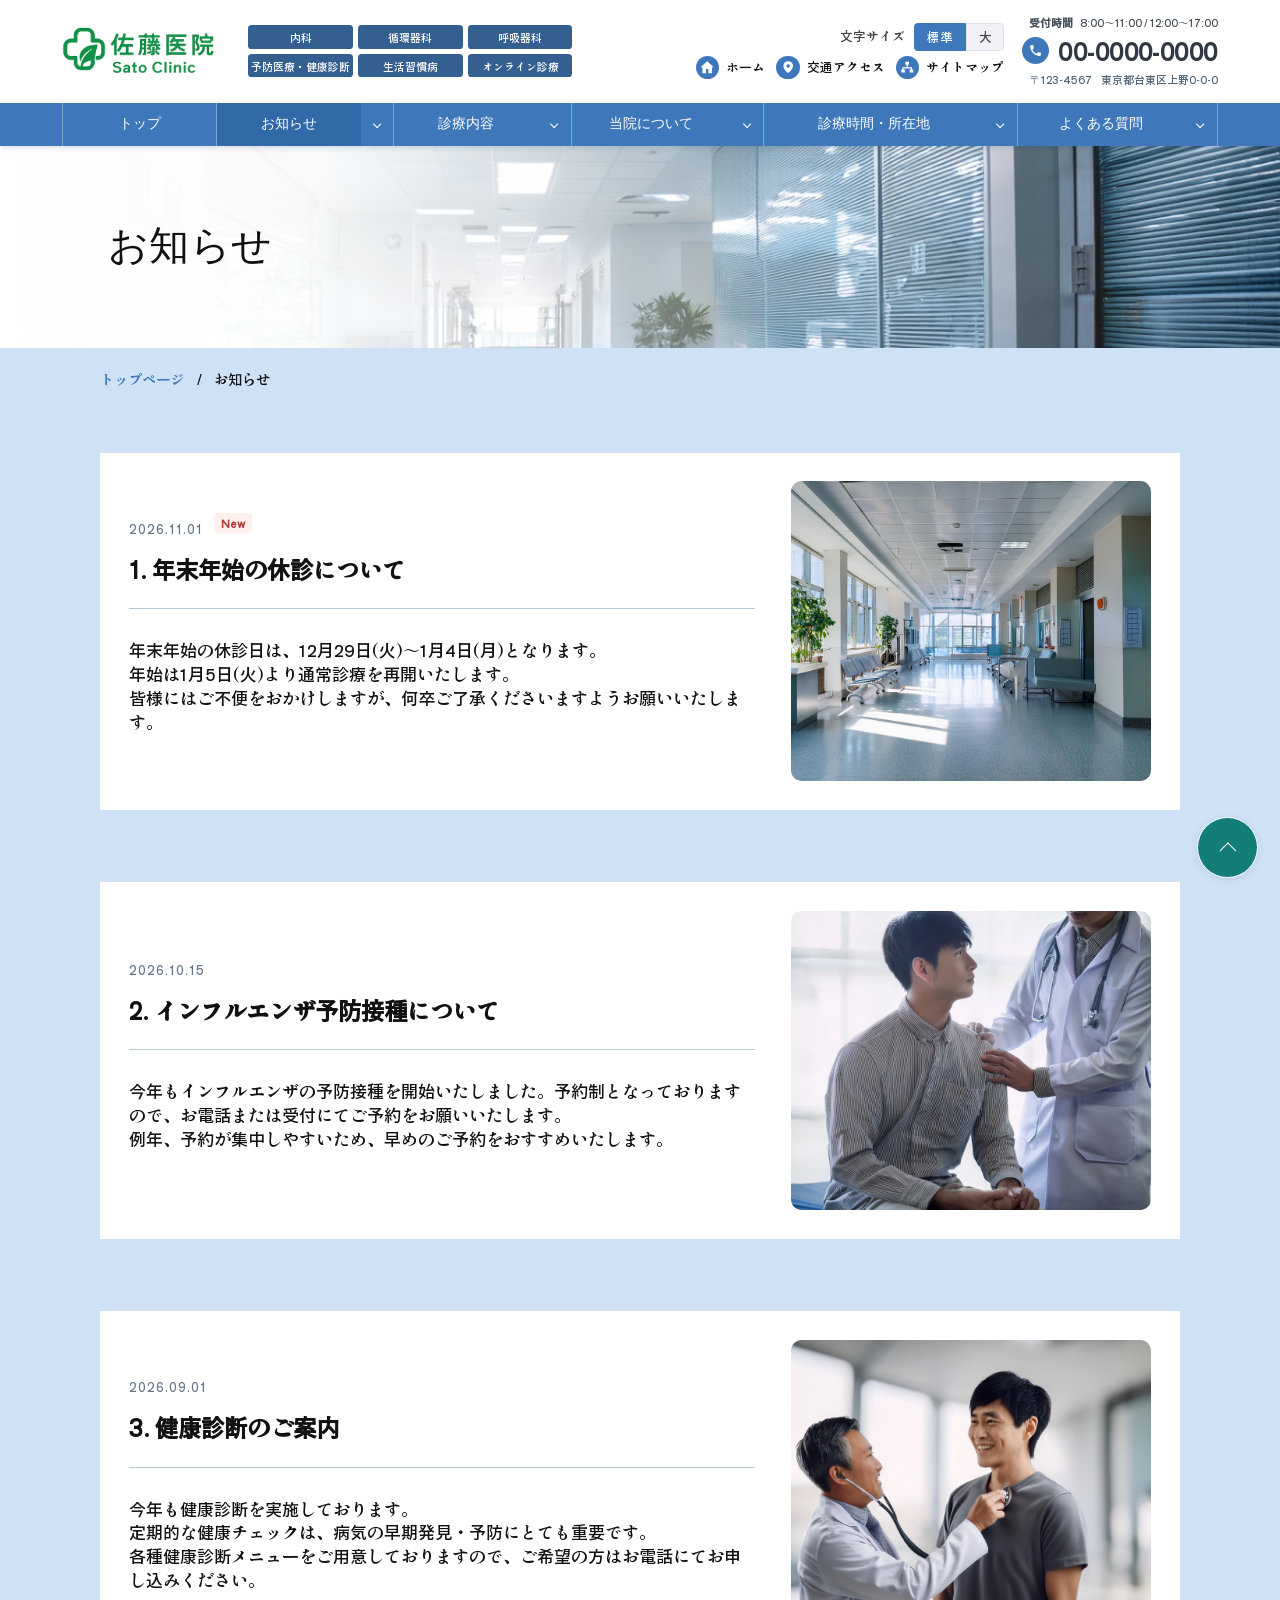
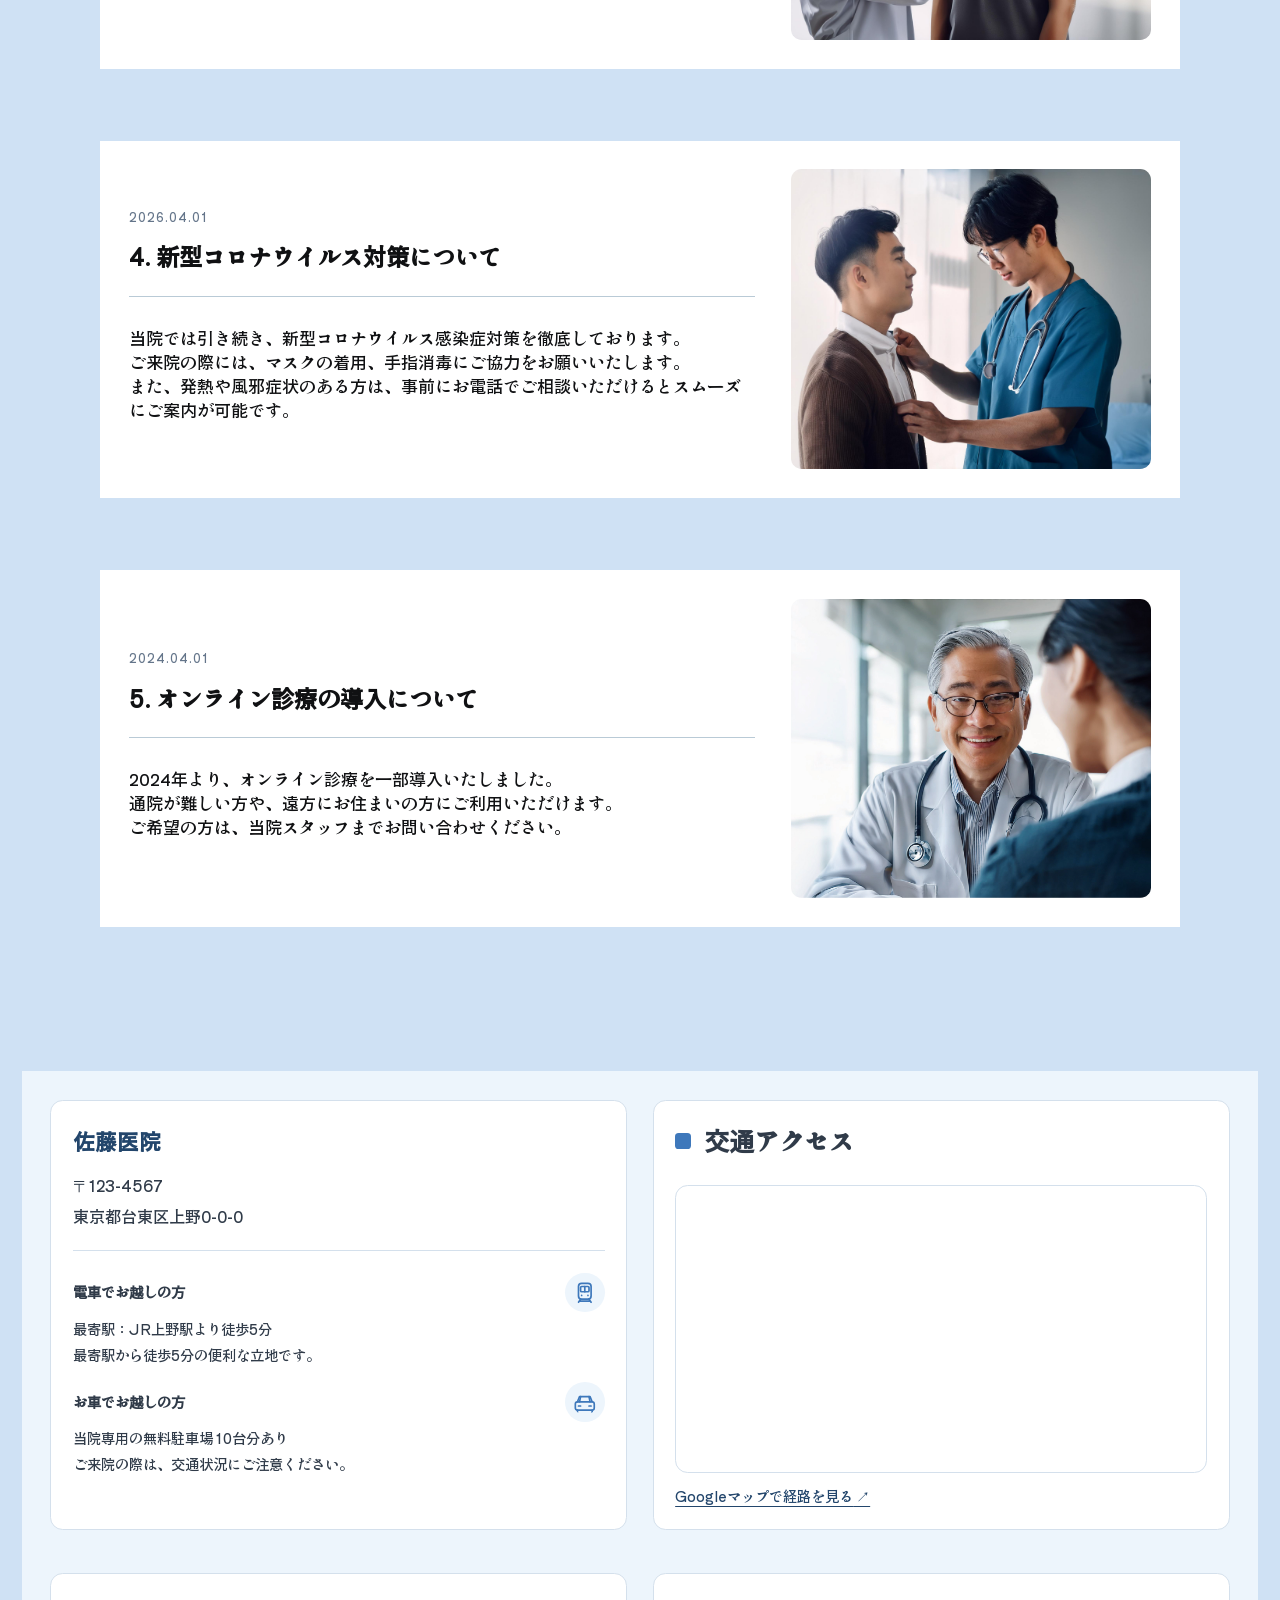
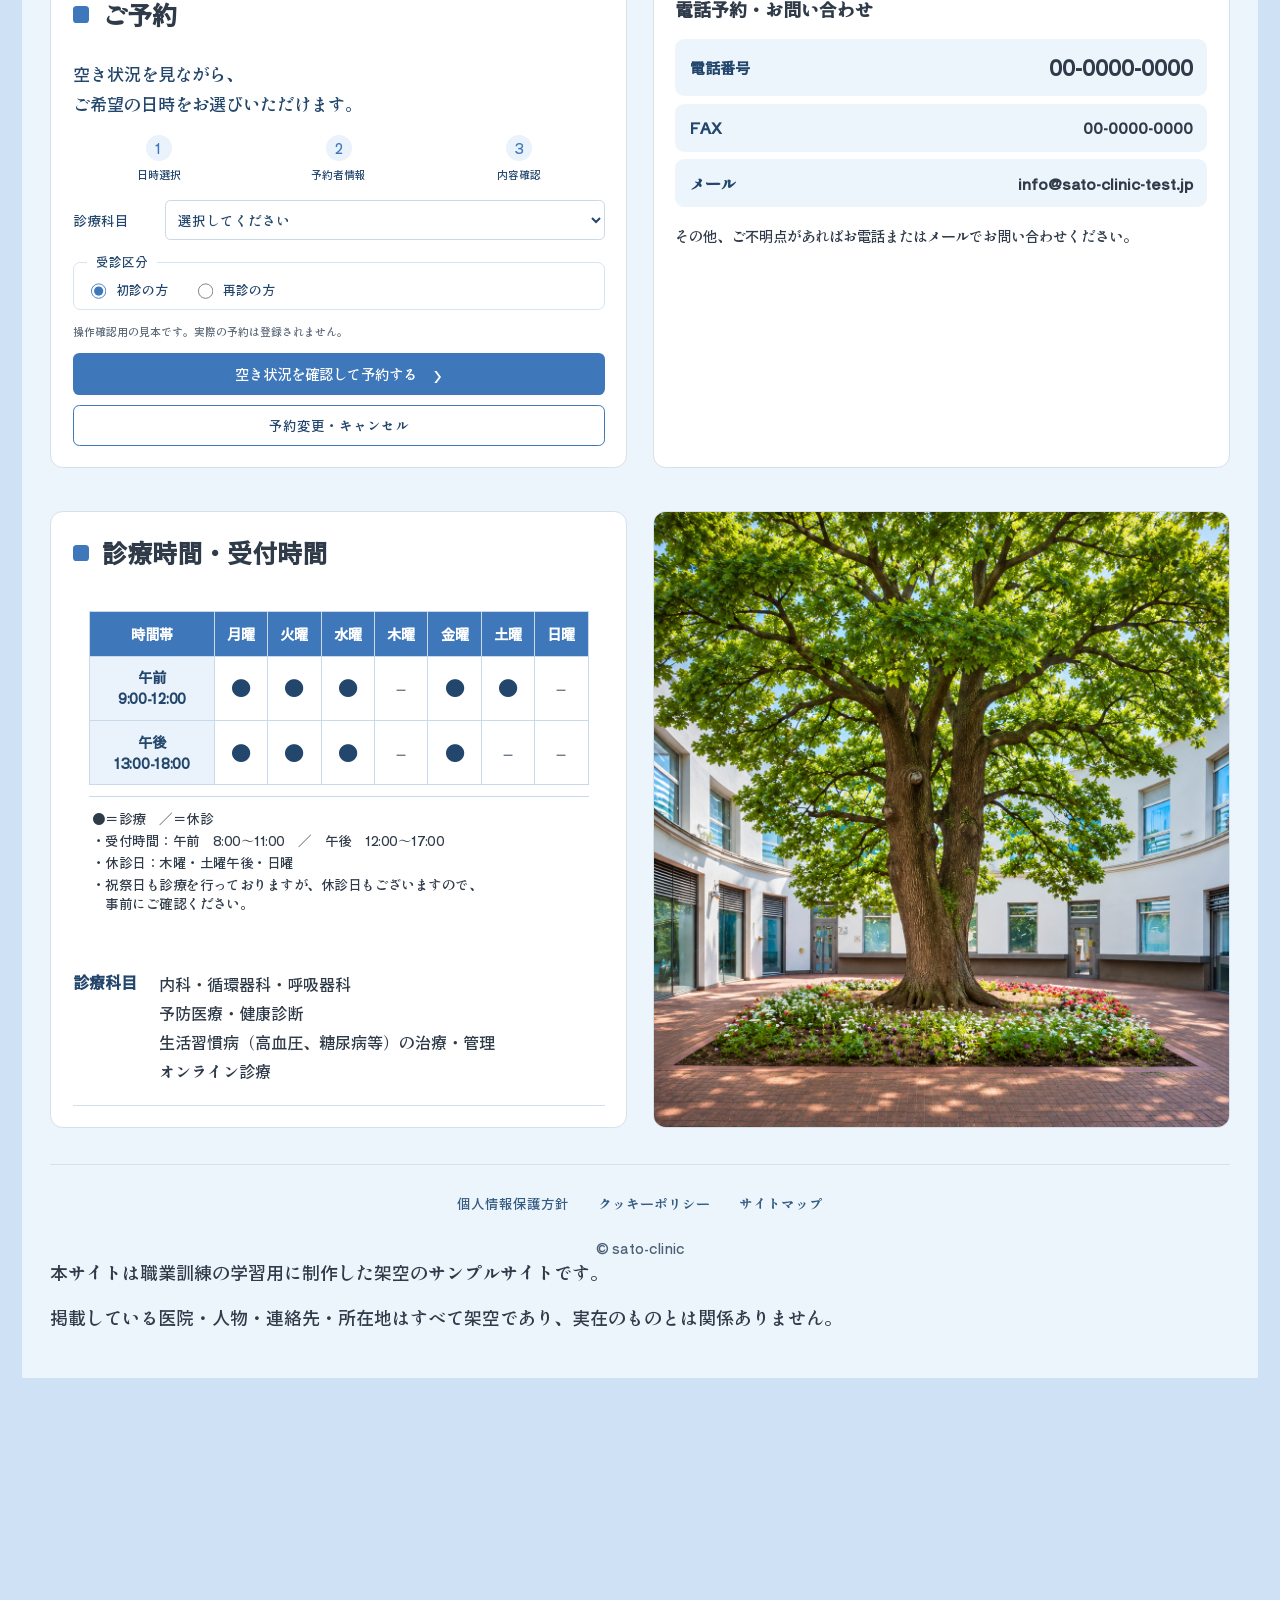
<file: news.html>
<!doctype html>
<html lang="ja"><head><meta name="robots" content="noindex, nofollow"><meta charset="utf-8"><meta name="viewport" content="width=device-width, initial-scale=1"><meta name="description" content="佐藤医院のお知らせ。地域に根ざした医療を目指します。"><title>お知らせ | 佐藤医院</title><link rel="stylesheet" href="./css/style.css"><link rel="stylesheet" href="./css/booking.css"><script src="./js/header.js" defer></script><script src="./js/reservation-booking.js" defer></script><script src="./js/news-reveal.js" defer></script></head>
<body class="page-news"><header class="site-header" id="top">
   <div class="site-top">
  <div class="site-brand">
    <a class="site-logo" href="index.html" aria-label="佐藤医院 トップページ"><img class="" src="./img/Logo/logo.png" alt="佐藤医院 Sato Clinic ロゴ" loading="eager"></a>
    <ul class="department-badges" aria-label="診療科目"><li>内科</li><li>循環器科</li><li>呼吸器科</li><li>予防医療・健康診断</li><li>生活習慣病</li><li>オンライン診療</li></ul>
  </div>
  <div class="header-utilities">
    <div class="text-size-control" role="group" aria-label="文字サイズの変更">
      <span>文字サイズ</span>
      <div class="text-size-buttons"><button class="text-size-button" type="button" data-text-size="standard" aria-pressed="true">標準</button><button class="text-size-button" type="button" data-text-size="large" aria-pressed="false">大</button></div>
    </div>
    <nav class="utility-nav" aria-label="便利なリンク">
      <a href="index.html"><span class="utility-icon" aria-hidden="true"><svg viewBox="0 0 24 24"><path d="m12 2 11 10h-3v10h-6v-7h-4v7H4V12H1z"/></svg></span>ホーム</a>
      <a href="hours.html"><span class="utility-icon"><svg viewBox="0 0 24 24" aria-hidden="true"><path d="M12 2a8 8 0 0 0-8 8c0 6 8 12 8 12s8-6 8-12a8 8 0 0 0-8-8zm0 11a3 3 0 1 1 0-6 3 3 0 0 1 0 6z"/></svg></span>交通アクセス</a>
      <a href="sitemap.html"><span class="utility-icon utility-icon-sitemap" aria-hidden="true"><svg viewBox="0 0 24 24"><path d="M9 3h6v5H9zM2 16h6v5H2zM16 16h6v5h-6zM11 8h2v4h7v4h-2v-2H6v2H4v-4h7z"/></svg></span>サイトマップ</a>
      
    </nav>
  </div>
<div class="header-contact"><p class="header-reception"><span>受付時間</span><span>8:00〜11:00 / 12:00〜17:00</span></p><a class="site-phone" href="tel:0000000000" aria-label="電話番号 00-0000-0000"><svg viewBox="0 0 24 24" aria-hidden="true"><path d="M6.6 10.8a15.5 15.5 0 0 0 6.6 6.6l2.2-2.2a1 1 0 0 1 1-.24c1.1.37 2.3.56 3.6.56a1 1 0 0 1 1 1V20a1 1 0 0 1-1 1C10.6 21 3 13.4 3 4a1 1 0 0 1 1-1h3.5a1 1 0 0 1 1 1c0 1.3.2 2.5.56 3.6a1 1 0 0 1-.24 1z"/></svg><span>00-0000-0000</span></a><address class="header-address"><span class="header-postal-code">〒123-4567</span><span>東京都台東区上野0-0-0</span></address></div>
</div>
<nav class="global-nav" aria-label="グローバルナビゲーション"><div class="nav-item"><div class="nav-parent"><a href="index.html" id="nav-parent-0">トップ</a></div></div>
<div class="nav-item has-submenu"><div class="nav-parent"><a href="news.html" aria-current="page" id="nav-parent-1">お知らせ</a><button class="nav-toggle" type="button" aria-expanded="false" aria-controls="mega-menu-1" aria-label="お知らせの詳細メニューを開く"><span aria-hidden="true"></span></button></div><section class="mega-panel" id="mega-menu-1" aria-labelledby="nav-parent-1" aria-hidden="true" inert><div class="mega-inner"><a class="mega-overview" href="news.html">お知らせ<span>一覧を見る</span><span class="mega-overview-arrow" aria-hidden="true">›</span></a><ul class="mega-links"><li><a href="news.html#news-1"><span class="mega-link-arrow" aria-hidden="true">›</span><span>インフルエンザ予防接種について</span></a></li><li><a href="news.html#news-2"><span class="mega-link-arrow" aria-hidden="true">›</span><span>年末年始の休診について</span></a></li><li><a href="news.html#news-3"><span class="mega-link-arrow" aria-hidden="true">›</span><span>健康診断のご案内</span></a></li><li><a href="news.html#news-4"><span class="mega-link-arrow" aria-hidden="true">›</span><span>新型コロナウイルス対策について</span></a></li><li><a href="news.html#news-5"><span class="mega-link-arrow" aria-hidden="true">›</span><span>オンライン診療の導入について</span></a></li></ul></div></section></div>
<div class="nav-item has-submenu"><div class="nav-parent"><a href="medical.html" id="nav-parent-2">診療内容</a><button class="nav-toggle" type="button" aria-expanded="false" aria-controls="mega-menu-2" aria-label="診療内容の詳細メニューを開く"><span aria-hidden="true"></span></button></div><section class="mega-panel" id="mega-menu-2" aria-labelledby="nav-parent-2" aria-hidden="true" inert><div class="mega-inner"><a class="mega-overview" href="medical.html">診療内容<span>一覧を見る</span><span class="mega-overview-arrow" aria-hidden="true">›</span></a><ul class="mega-links"><li><a href="medical.html#medical-general"><span class="mega-link-arrow" aria-hidden="true">›</span><span>一般内科診療</span></a></li><li><a href="medical.html#medical-lifestyle"><span class="mega-link-arrow" aria-hidden="true">›</span><span>生活習慣病の診断・治療</span></a></li><li><a href="medical.html#medical-digestive"><span class="mega-link-arrow" aria-hidden="true">›</span><span>消化器系の診療</span></a></li><li><a href="medical.html#medical-respiratory"><span class="mega-link-arrow" aria-hidden="true">›</span><span>呼吸器系の診療</span></a></li><li><a href="medical.html#medical-checkups"><span class="mega-link-arrow" aria-hidden="true">›</span><span>健康診断・各種検査</span></a></li><li><a href="medical.html#medical-vaccination"><span class="mega-link-arrow" aria-hidden="true">›</span><span>予防接種</span></a></li><li><a href="medical.html#medical-smoking"><span class="mega-link-arrow" aria-hidden="true">›</span><span>禁煙外来</span></a></li><li><a href="medical.html#medical-online"><span class="mega-link-arrow" aria-hidden="true">›</span><span>オンライン診療</span></a></li><li><a href="medical.html#medical-gallery"><span class="mega-link-arrow" aria-hidden="true">›</span><span>診療風景</span></a></li></ul></div></section></div>
<div class="nav-item has-submenu"><div class="nav-parent"><a href="about.html" id="nav-parent-3">当院について</a><button class="nav-toggle" type="button" aria-expanded="false" aria-controls="mega-menu-3" aria-label="当院についての詳細メニューを開く"><span aria-hidden="true"></span></button></div><section class="mega-panel" id="mega-menu-3" aria-labelledby="nav-parent-3" aria-hidden="true" inert><div class="mega-inner"><a class="mega-overview" href="about.html">当院について<span>一覧を見る</span><span class="mega-overview-arrow" aria-hidden="true">›</span></a><ul class="mega-links"><li><a href="about.html#about-introduction"><span class="mega-link-arrow" aria-hidden="true">›</span><span>佐藤医院とは</span></a></li><li><a href="about.html#about-policy"><span class="mega-link-arrow" aria-hidden="true">›</span><span>診療方針</span></a></li><li><a href="about.html#about-community"><span class="mega-link-arrow" aria-hidden="true">›</span><span>地域に根ざした医療</span></a></li><li><a href="about.html#about-family"><span class="mega-link-arrow" aria-hidden="true">›</span><span>ご家族全員をサポート</span></a></li><li><a href="about.html#about-equipment"><span class="mega-link-arrow" aria-hidden="true">›</span><span>医療設備とチーム医療</span></a></li><li><a href="about.html#about-philosophy"><span class="mega-link-arrow" aria-hidden="true">›</span><span>医院の理念・方針</span></a></li><li><a href="about.html#about-future"><span class="mega-link-arrow" aria-hidden="true">›</span><span>患者様とともに歩む未来</span></a></li><li><a href="about.html#about-interior"><span class="mega-link-arrow" aria-hidden="true">›</span><span>院内の様子</span></a></li><li><a href="about.html#about-staff"><span class="mega-link-arrow" aria-hidden="true">›</span><span>スタッフ紹介</span></a></li><li><a href="about.html#about-director"><span class="mega-link-arrow" aria-hidden="true">›</span><span>院長紹介</span></a></li></ul></div></section></div>
<div class="nav-item has-submenu"><div class="nav-parent"><a href="hours.html" id="nav-parent-4">診療時間・所在地</a><button class="nav-toggle" type="button" aria-expanded="false" aria-controls="mega-menu-4" aria-label="診療時間・所在地の詳細メニューを開く"><span aria-hidden="true"></span></button></div><section class="mega-panel" id="mega-menu-4" aria-labelledby="nav-parent-4" aria-hidden="true" inert><div class="mega-inner"><a class="mega-overview" href="hours.html">診療時間・所在地<span>一覧を見る</span><span class="mega-overview-arrow" aria-hidden="true">›</span></a><ul class="mega-links"><li><a href="hours.html#hours-reservation"><span class="mega-link-arrow" aria-hidden="true">›</span><span>ご予約</span></a></li><li><a href="hours.html#hours-schedule"><span class="mega-link-arrow" aria-hidden="true">›</span><span>診療時間・受付時間</span></a></li><li><a href="hours.html#hours-access"><span class="mega-link-arrow" aria-hidden="true">›</span><span>交通アクセス</span></a></li><li><a href="hours.html#hours-directions"><span class="mega-link-arrow" aria-hidden="true">›</span><span>電車・お車でお越しの方</span></a></li><li><a href="hours.html#hours-contact"><span class="mega-link-arrow" aria-hidden="true">›</span><span>電話予約・お問い合わせ</span></a></li></ul></div></section></div>
<div class="nav-item has-submenu"><div class="nav-parent"><a href="faq.html" id="nav-parent-5">よくある質問</a><button class="nav-toggle" type="button" aria-expanded="false" aria-controls="mega-menu-5" aria-label="よくある質問の詳細メニューを開く"><span aria-hidden="true"></span></button></div><section class="mega-panel" id="mega-menu-5" aria-labelledby="nav-parent-5" aria-hidden="true" inert><div class="mega-inner"><a class="mega-overview" href="faq.html">よくある質問<span>一覧を見る</span><span class="mega-overview-arrow" aria-hidden="true">›</span></a><ul class="mega-links"><li><a href="faq.html#faq-consultation"><span class="mega-link-arrow" aria-hidden="true">›</span><span>診療について</span></a></li><li><a href="faq.html#faq-checkups"><span class="mega-link-arrow" aria-hidden="true">›</span><span>予防接種・健康診断について</span></a></li><li><a href="faq.html#faq-payment"><span class="mega-link-arrow" aria-hidden="true">›</span><span>お支払いについて</span></a></li><li><a href="faq.html#faq-other"><span class="mega-link-arrow" aria-hidden="true">›</span><span>その他</span></a></li></ul></div></section></div></nav>
 </header><main class="page-main"><section class="page-banner" aria-labelledby="news-page-title"><img src="./img/Hospital_Exterior/hospital_5.jpg" alt="自然光の入る医院の廊下" loading="eager"><h1 class="page-title" id="news-page-title">お知らせ</h1></section><nav class="page-breadcrumb" aria-label="パンくずリスト"><a href="index.html">トップページ</a><span aria-hidden="true">/</span><span aria-current="page">お知らせ</span></nav><div class="page-content news-content"><article class="news-article" id="news-2"><div class="news-article-text"><time class="news-published" datetime="2026-11-01">2026.11.01</time><span class="news-new" aria-label="最新のお知らせ">New</span><h2 class="section-rule">1. 年末年始の休診について</h2><p>年末年始の休診日は、12月29日(火)〜1月4日(月)となります。<br>年始は1月5日(火)より通常診療を再開いたします。<br>皆様にはご不便をおかけしますが、何卒ご了承くださいますようお願いいたします。</p></div><img class="news-article-photo" src="./img/Hospital_Exterior/hospital_6.jpg" alt="自然光の入る医院の待合スペース" loading="lazy"></article>
<article class="news-article" id="news-1"><div class="news-article-text"><time class="news-published" datetime="2026-10-15">2026.10.15</time><h2 class="section-rule">2. インフルエンザ予防接種について</h2><p>今年もインフルエンザの予防接種を開始いたしました。予約制となっておりますので、お電話または受付にてご予約をお願いいたします。<br>例年、予約が集中しやすいため、早めのご予約をおすすめいたします。</p></div><img class="news-article-photo" src="./img/Patient_Image/patient_2.jpg" alt="医師が男性患者の健康状態を確認する様子" loading="lazy"></article>
<article class="news-article" id="news-3"><div class="news-article-text"><time class="news-published" datetime="2026-09-01">2026.09.01</time><h2 class="section-rule">3. 健康診断のご案内</h2><p>今年も健康診断を実施しております。<br>定期的な健康チェックは、病気の早期発見・予防にとても重要です。<br>各種健康診断メニューをご用意しておりますので、ご希望の方はお電話にてお申し込みください。</p></div><img class="news-article-photo news-article-photo--people news-article-photo--left" src="./img/Medical_Image/medical_10.jpg" alt="聴診器を使って健康状態を確認する医師" loading="lazy"></article>
<article class="news-article" id="news-4"><div class="news-article-text"><time class="news-published" datetime="2026-04-01">2026.04.01</time><h2 class="section-rule">4. 新型コロナウイルス対策について</h2><p>当院では引き続き、新型コロナウイルス感染症対策を徹底しております。<br>ご来院の際には、マスクの着用、手指消毒にご協力をお願いいたします。<br>また、発熱や風邪症状のある方は、事前にお電話でご相談いただけるとスムーズにご案内が可能です。</p></div><img class="news-article-photo news-article-photo--people" src="./img/Medical_Image/medical_6.jpg" alt="診察にあたる医療スタッフ" loading="lazy"></article>
<article class="news-article" id="news-5"><div class="news-article-text"><time class="news-published" datetime="2024-04-01">2024.04.01</time><h2 class="section-rule">5. オンライン診療の導入について</h2><p>2024年より、オンライン診療を一部導入いたしました。<br>通院が難しい方や、遠方にお住まいの方にご利用いただけます。<br>ご希望の方は、当院スタッフまでお問い合わせください。</p></div><img class="news-article-photo news-article-photo--people" src="./img/Doctor_Image/firstView.jpg" alt="患者と向き合い相談に応じる医師" loading="lazy"></article></div><footer class="clinic-footer" aria-label="佐藤医院の所在地、診療時間、診療科目">
<div class="clinic-columns clinic-columns--access-first">
  <section class="clinic-access-details" aria-label="医院情報とお問い合わせ">
  <div class="clinic-access-note">
  <p class="clinic-access-name">佐藤医院</p>
  <p class="clinic-access-address">〒123-4567<br>東京都台東区上野0-0-0</p>

   <p><strong class="access-method-title"><span>電車でお越しの方</span><svg class="access-method-icon" viewBox="0 0 24 24" aria-hidden="true" focusable="false" fill="none" stroke="currentColor" stroke-width="1.6" stroke-linecap="round" stroke-linejoin="round"><rect x="6" y="3" width="12" height="15" rx="3"/><rect x="8" y="6" width="8" height="5" rx="1"/><path d="M12 6v5M8 18l-2 3m10-3 2 3M7 20h10"/><circle cx="9" cy="14.5" r=".8" fill="currentColor" stroke="none"/><circle cx="15" cy="14.5" r=".8" fill="currentColor" stroke="none"/></svg></strong>最寄駅：JR上野駅より徒歩5分<br>最寄駅から徒歩5分の便利な立地です。</p>
   <p><strong class="access-method-title"><span>お車でお越しの方</span><svg class="access-method-icon" viewBox="0 0 24 24" aria-hidden="true" focusable="false" fill="none" stroke="currentColor" stroke-width="1.6" stroke-linecap="round" stroke-linejoin="round"><path d="m5 12 2-5h10l2 5"/><rect x="3" y="12" width="18" height="8" rx="2"/><path d="M5 20v2m14-2v2M6 16h2m8 0h2M8 7l-1 5m9-5 1 5"/></svg></strong>当院専用の無料駐車場 10台分あり<br>ご来院の際は、交通状況にご注意ください。</p>
  </div>
 </section>
 <section class="clinic-access" aria-label="所在地と交通アクセス">
  <h3 class="clinic-section-title">交通アクセス</h3>
  <iframe class="footer-map" title="交通アクセスのGoogleマップ" src="https://maps.google.com/maps?q=%E6%9D%B1%E4%BA%AC%E9%83%BD%E5%8F%B0%E6%9D%B1%E5%8C%BA%E6%9D%B1%E4%B8%8A%E9%87%8E3-15-5%20%E6%9B%BD%E6%88%91%E3%83%93%E3%83%AB3F&amp;output=embed&amp;hl=ja" width="540" height="320" loading="lazy" referrerpolicy="no-referrer-when-downgrade" allowfullscreen></iframe>
  <a class="map-directions" href="https://www.google.com/maps/dir/?api=1&amp;destination=%E6%9D%B1%E4%BA%AC%E9%83%BD%E5%8F%B0%E6%9D%B1%E5%8C%BA%E6%9D%B1%E4%B8%8A%E9%87%8E3-15-5%20%E6%9B%BD%E6%88%91%E3%83%93%E3%83%AB3F" target="_blank" rel="noopener noreferrer">Googleマップで経路を見る<span aria-hidden="true"> ↗</span></a>


 </section>
 <div class="clinic-right"><section class="clinic-reservation" aria-label="ご予約フォーム"><h3 class="clinic-section-title">ご予約</h3><form class="reservation-preview" aria-label="ご予約フォーム"><p class="booking-launch-lead">空き状況を見ながら、<br>ご希望の日時をお選びいただけます。</p><ol class="booking-launch-steps" aria-label="ご予約の流れ"><li><b>1</b>日時選択</li><li><b>2</b>予約者情報</li><li><b>3</b>内容確認</li></ol><label class="booking-launch-field"><span>診療科目</span><select name="department" aria-label="診療科目" required><option value="">選択してください</option><option>内科</option><option>循環器科</option><option>呼吸器科</option><option>予防医療・健康診断</option><option>生活習慣病</option><option>オンライン診療</option></select></label><fieldset class="booking-visit booking-launch-visit"><legend>受診区分</legend><label><input type="radio" name="visit" value="初診" checked> 初診の方</label><label><input type="radio" name="visit" value="再診"> 再診の方</label></fieldset><p class="booking-launch-note">操作確認用の見本です。実際の予約は登録されません。</p><button class="reservation-preview-button" type="submit">空き状況を確認して予約する <span aria-hidden="true">›</span></button></form></section></div>
 <div class="clinic-contact-box">
   <h4>電話予約・お問い合わせ</h4>
   <div class="clinic-contact-line"><span>電話番号</span><a href="tel:0000000000">00-0000-0000</a></div>
   <div class="clinic-contact-line"><span>FAX</span><strong>00-0000-0000</strong></div>
   <div class="clinic-contact-line"><span>メール</span><a class="clinic-email" href="mailto:info@sato-clinic-test.jp">info@sato-clinic-test.jp</a></div>
   <p>その他、ご不明点があればお電話またはメールでお問い合わせください。</p>
  </div>
 <section class="clinic-hours" aria-label="診療時間と連絡先">
  <h3 class="clinic-section-title">診療時間・受付時間</h3>
  <div class="schedule-panel" aria-label="診療時間表"><div class="schedule-inner">
<div class="schedule-table-scroll" role="region" aria-label="診療時間表" tabindex="0"><table class="hours-table"><thead><tr><th scope="col">時間帯</th><th scope="col">月曜</th><th scope="col">火曜</th><th scope="col">水曜</th><th scope="col">木曜</th><th scope="col">金曜</th><th scope="col">土曜</th><th scope="col">日曜</th></tr></thead>
<tbody><tr><td><span class="hours-period">午前</span><span class="hours-time">9:00-12:00</span></td><td>●</td><td>●</td><td>●</td><td class="dash">－</td><td>●</td><td>●</td><td class="dash">－</td></tr><tr><td><span class="hours-period">午後</span><span class="hours-time">13:00-18:00</span></td><td>●</td><td>●</td><td>●</td><td class="dash">－</td><td>●</td><td class="dash">－</td><td class="dash">－</td></tr></tbody></table></div>
<div class="schedule-note"><p>●＝診療　／＝休診</p><p>・受付時間：午前　8:00〜11:00　／　午後　12:00〜17:00</p><p>・休診日：木曜・土曜午後・日曜</p><p class="schedule-holiday-note"><span aria-hidden="true">・</span><span>祝祭日も診療を行っておりますが、休診日もございますので、<br>事前にご確認ください。</span></p></div></div></div>
  <dl class="clinic-info-list">
   <div class="clinic-info-row"><dt>診療科目</dt><dd>内科・循環器科・呼吸器科<br>予防医療・健康診断<br>生活習慣病（高血圧、糖尿病等）の治療・管理<br>オンライン診療</dd></div>
  </dl>

 </section>
 <div class="clinic-photo-card"><img class="clinic-access-photo" src="./img/Hospital_Exterior/courtyard_tree_footer_v2.png" alt="中庭に広がる大きな木と鮮やかな緑" loading="lazy"></div>

</div>
<nav class="footer-policy-links" aria-label="サイトに関する情報"><a href="privacy.html">個人情報保護方針</a><a href="cookie-policy.html">クッキーポリシー</a><a href="sitemap.html">サイトマップ</a></nav>
<small class="footer-copyright">© sato-clinic</small><p>本サイトは職業訓練の学習用に制作した架空のサンプルサイトです。</p><p>掲載している医院・人物・連絡先・所在地はすべて架空であり、実在のものとは関係ありません。</p>
</footer></main><a class="back-to-top" href="#top" aria-label="最上部に戻る" title="最上部に戻る"></a>
</body></html>
</file>
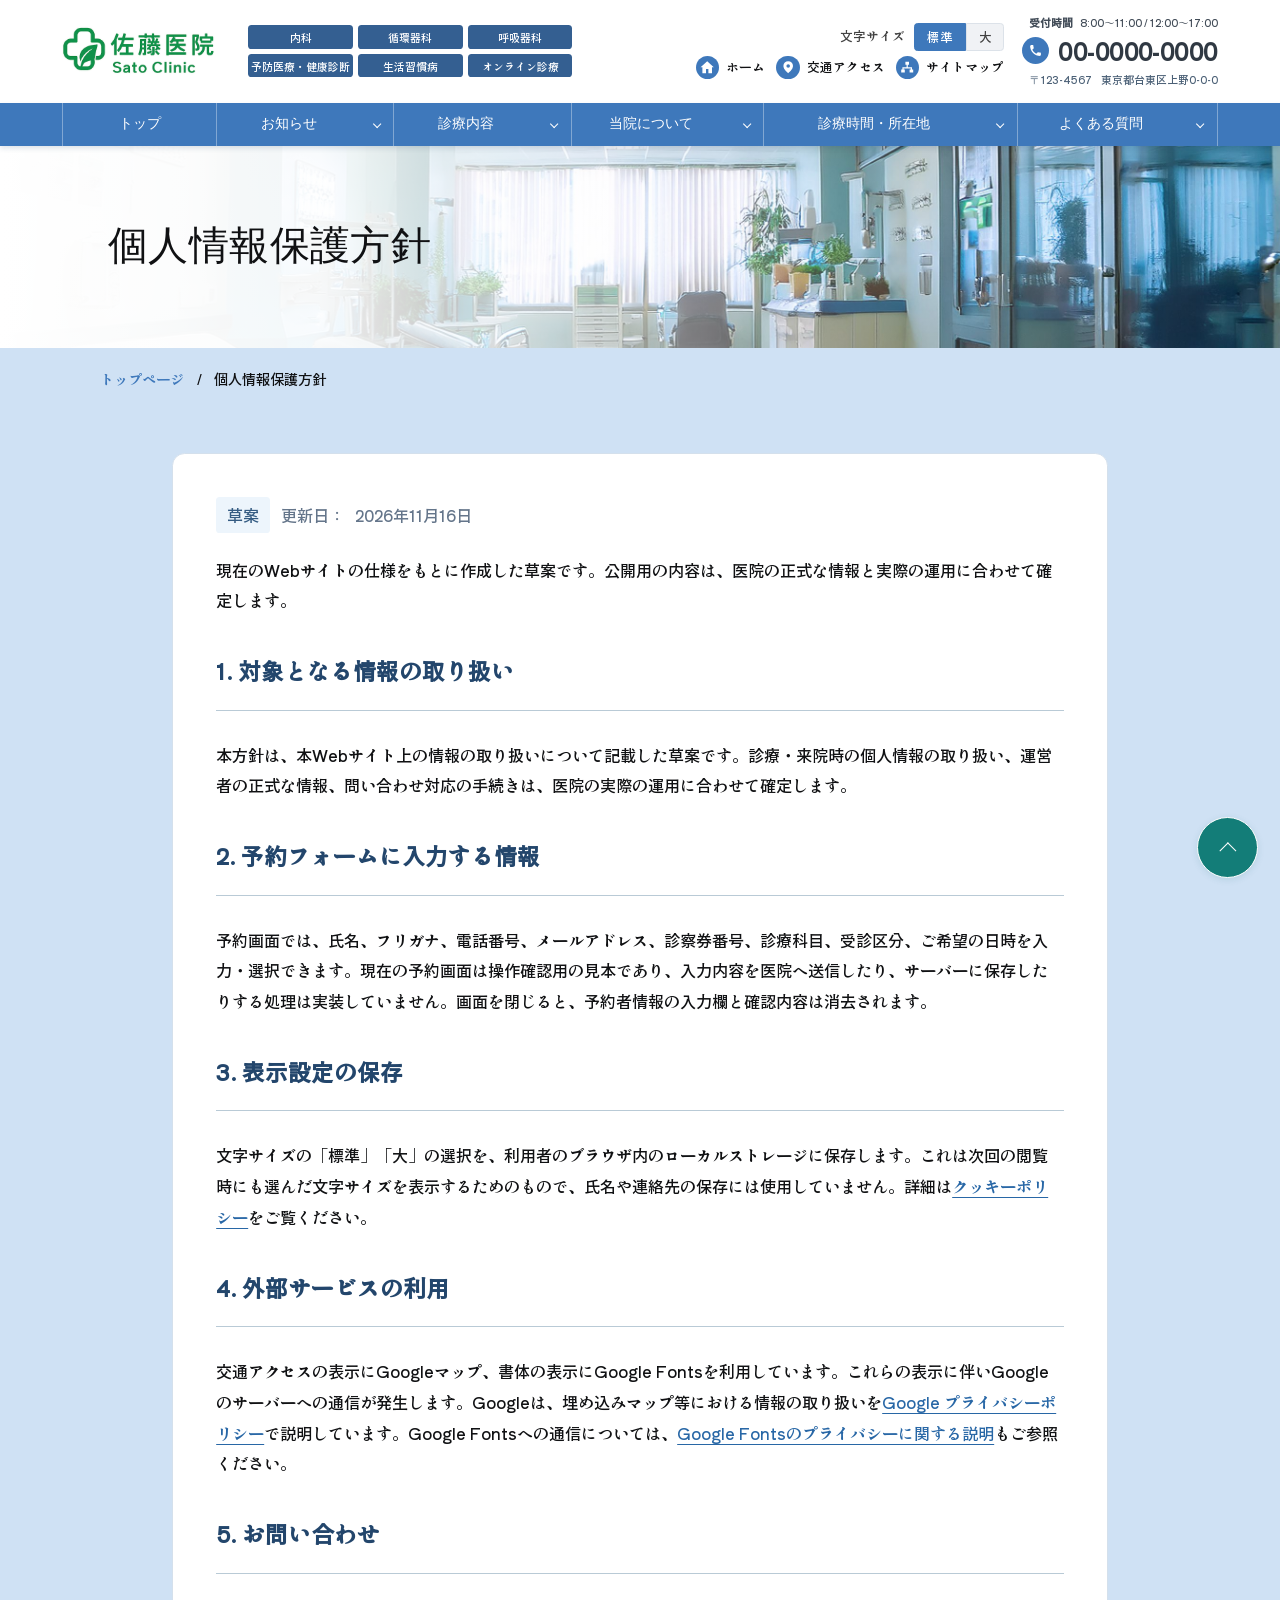
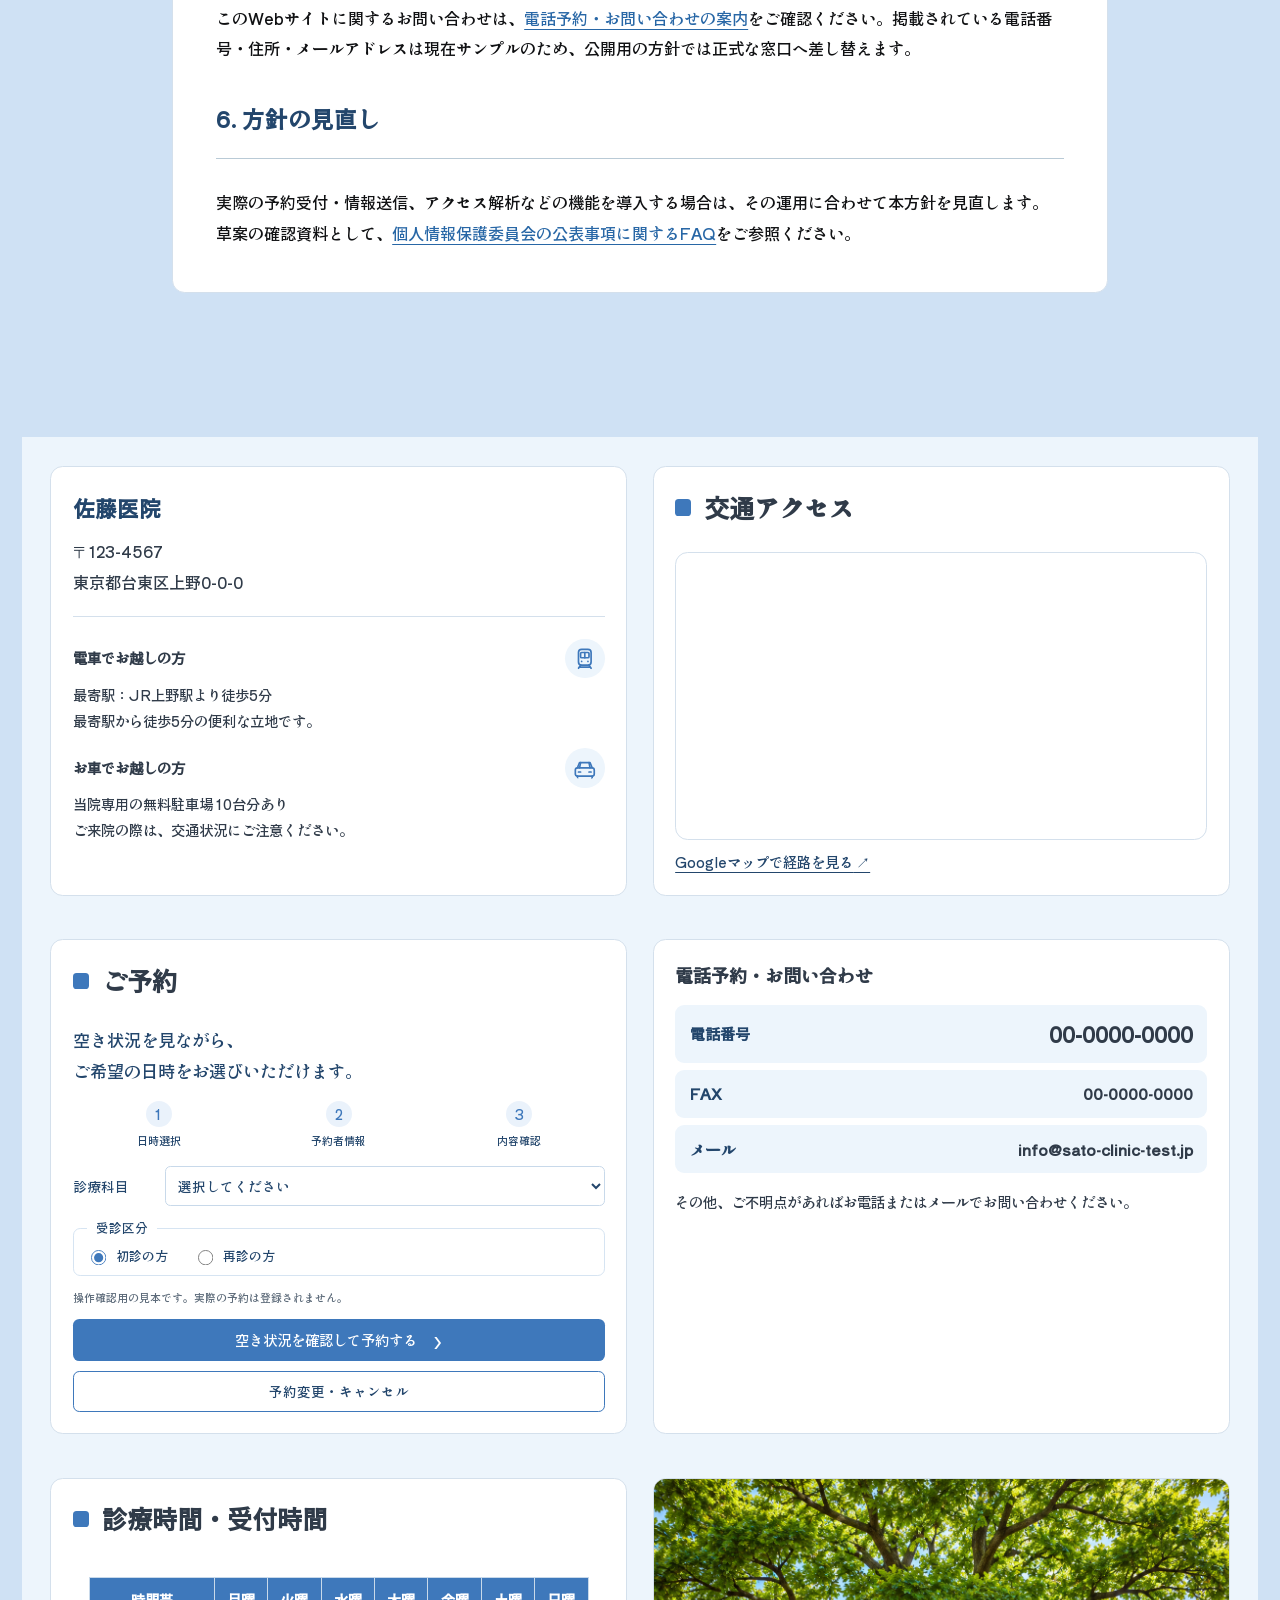
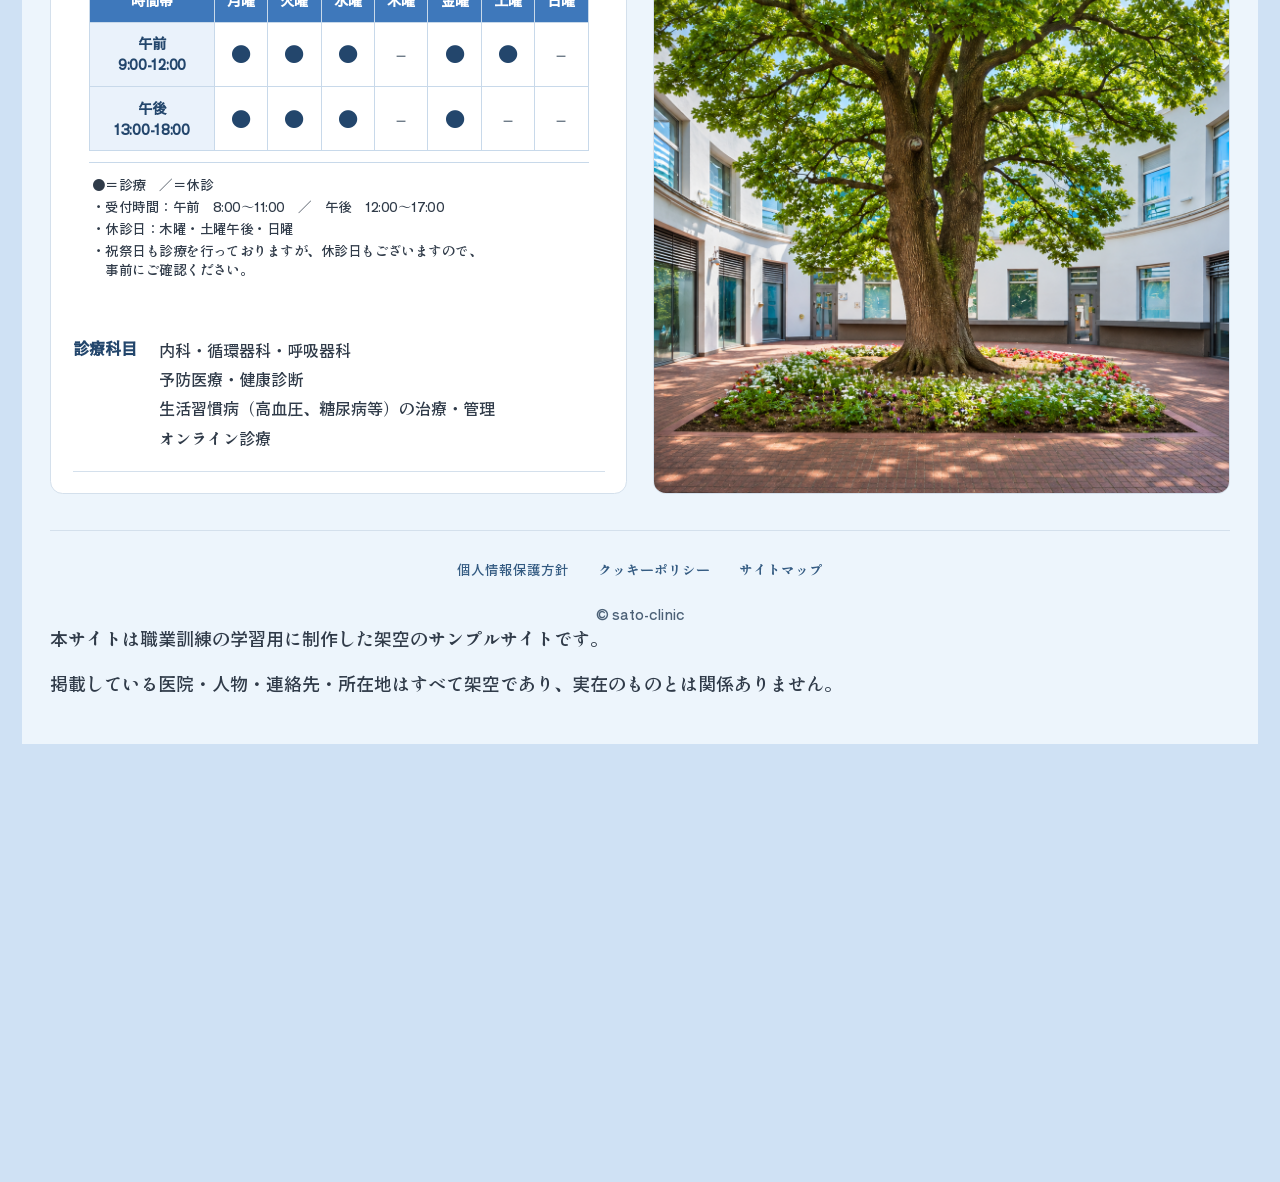
<file: privacy.html>
<!doctype html>
<html lang="ja"><head><meta name="robots" content="noindex, nofollow"><meta charset="utf-8"><meta name="viewport" content="width=device-width, initial-scale=1"><meta name="description" content="佐藤医院の個人情報保護方針。現在のWebサイトの仕様に基づく草案です。"><title>個人情報保護方針 | 佐藤医院</title><link rel="stylesheet" href="./css/style.css"><link rel="stylesheet" href="./css/booking.css"><script src="./js/header.js" defer></script><script src="./js/reservation-booking.js" defer></script></head>
<body class="page-privacy"><header class="site-header" id="top">
   <div class="site-top">
  <div class="site-brand">
    <a class="site-logo" href="index.html" aria-label="佐藤医院 トップページ"><img class="" src="./img/Logo/logo.png" alt="佐藤医院 Sato Clinic ロゴ" loading="eager"></a>
    <ul class="department-badges" aria-label="診療科目"><li>内科</li><li>循環器科</li><li>呼吸器科</li><li>予防医療・健康診断</li><li>生活習慣病</li><li>オンライン診療</li></ul>
  </div>
  <div class="header-utilities">
    <div class="text-size-control" role="group" aria-label="文字サイズの変更">
      <span>文字サイズ</span>
      <div class="text-size-buttons"><button class="text-size-button" type="button" data-text-size="standard" aria-pressed="true">標準</button><button class="text-size-button" type="button" data-text-size="large" aria-pressed="false">大</button></div>
    </div>
    <nav class="utility-nav" aria-label="便利なリンク">
      <a href="index.html"><span class="utility-icon" aria-hidden="true"><svg viewBox="0 0 24 24"><path d="m12 2 11 10h-3v10h-6v-7h-4v7H4V12H1z"/></svg></span>ホーム</a>
      <a href="hours.html"><span class="utility-icon"><svg viewBox="0 0 24 24" aria-hidden="true"><path d="M12 2a8 8 0 0 0-8 8c0 6 8 12 8 12s8-6 8-12a8 8 0 0 0-8-8zm0 11a3 3 0 1 1 0-6 3 3 0 0 1 0 6z"/></svg></span>交通アクセス</a>
      <a href="sitemap.html"><span class="utility-icon utility-icon-sitemap" aria-hidden="true"><svg viewBox="0 0 24 24"><path d="M9 3h6v5H9zM2 16h6v5H2zM16 16h6v5h-6zM11 8h2v4h7v4h-2v-2H6v2H4v-4h7z"/></svg></span>サイトマップ</a>
      
    </nav>
  </div>
<div class="header-contact"><p class="header-reception"><span>受付時間</span><span>8:00〜11:00 / 12:00〜17:00</span></p><a class="site-phone" href="tel:0000000000" aria-label="電話番号 00-0000-0000"><svg viewBox="0 0 24 24" aria-hidden="true"><path d="M6.6 10.8a15.5 15.5 0 0 0 6.6 6.6l2.2-2.2a1 1 0 0 1 1-.24c1.1.37 2.3.56 3.6.56a1 1 0 0 1 1 1V20a1 1 0 0 1-1 1C10.6 21 3 13.4 3 4a1 1 0 0 1 1-1h3.5a1 1 0 0 1 1 1c0 1.3.2 2.5.56 3.6a1 1 0 0 1-.24 1z"/></svg><span>00-0000-0000</span></a><address class="header-address"><span class="header-postal-code">〒123-4567</span><span>東京都台東区上野0-0-0</span></address></div>
</div>
<nav class="global-nav" aria-label="グローバルナビゲーション"><div class="nav-item"><div class="nav-parent"><a href="index.html" id="nav-parent-0">トップ</a></div></div>
<div class="nav-item has-submenu"><div class="nav-parent"><a href="news.html" id="nav-parent-1">お知らせ</a><button class="nav-toggle" type="button" aria-expanded="false" aria-controls="mega-menu-1" aria-label="お知らせの詳細メニューを開く"><span aria-hidden="true"></span></button></div><section class="mega-panel" id="mega-menu-1" aria-labelledby="nav-parent-1" aria-hidden="true" inert><div class="mega-inner"><a class="mega-overview" href="news.html">お知らせ<span>一覧を見る</span><span class="mega-overview-arrow" aria-hidden="true">›</span></a><ul class="mega-links"><li><a href="news.html#news-1"><span class="mega-link-arrow" aria-hidden="true">›</span><span>インフルエンザ予防接種について</span></a></li><li><a href="news.html#news-2"><span class="mega-link-arrow" aria-hidden="true">›</span><span>年末年始の休診について</span></a></li><li><a href="news.html#news-3"><span class="mega-link-arrow" aria-hidden="true">›</span><span>健康診断のご案内</span></a></li><li><a href="news.html#news-4"><span class="mega-link-arrow" aria-hidden="true">›</span><span>新型コロナウイルス対策について</span></a></li><li><a href="news.html#news-5"><span class="mega-link-arrow" aria-hidden="true">›</span><span>オンライン診療の導入について</span></a></li></ul></div></section></div>
<div class="nav-item has-submenu"><div class="nav-parent"><a href="medical.html" id="nav-parent-2">診療内容</a><button class="nav-toggle" type="button" aria-expanded="false" aria-controls="mega-menu-2" aria-label="診療内容の詳細メニューを開く"><span aria-hidden="true"></span></button></div><section class="mega-panel" id="mega-menu-2" aria-labelledby="nav-parent-2" aria-hidden="true" inert><div class="mega-inner"><a class="mega-overview" href="medical.html">診療内容<span>一覧を見る</span><span class="mega-overview-arrow" aria-hidden="true">›</span></a><ul class="mega-links"><li><a href="medical.html#medical-general"><span class="mega-link-arrow" aria-hidden="true">›</span><span>一般内科診療</span></a></li><li><a href="medical.html#medical-lifestyle"><span class="mega-link-arrow" aria-hidden="true">›</span><span>生活習慣病の診断・治療</span></a></li><li><a href="medical.html#medical-digestive"><span class="mega-link-arrow" aria-hidden="true">›</span><span>消化器系の診療</span></a></li><li><a href="medical.html#medical-respiratory"><span class="mega-link-arrow" aria-hidden="true">›</span><span>呼吸器系の診療</span></a></li><li><a href="medical.html#medical-checkups"><span class="mega-link-arrow" aria-hidden="true">›</span><span>健康診断・各種検査</span></a></li><li><a href="medical.html#medical-vaccination"><span class="mega-link-arrow" aria-hidden="true">›</span><span>予防接種</span></a></li><li><a href="medical.html#medical-smoking"><span class="mega-link-arrow" aria-hidden="true">›</span><span>禁煙外来</span></a></li><li><a href="medical.html#medical-online"><span class="mega-link-arrow" aria-hidden="true">›</span><span>オンライン診療</span></a></li><li><a href="medical.html#medical-gallery"><span class="mega-link-arrow" aria-hidden="true">›</span><span>診療風景</span></a></li></ul></div></section></div>
<div class="nav-item has-submenu"><div class="nav-parent"><a href="about.html" id="nav-parent-3">当院について</a><button class="nav-toggle" type="button" aria-expanded="false" aria-controls="mega-menu-3" aria-label="当院についての詳細メニューを開く"><span aria-hidden="true"></span></button></div><section class="mega-panel" id="mega-menu-3" aria-labelledby="nav-parent-3" aria-hidden="true" inert><div class="mega-inner"><a class="mega-overview" href="about.html">当院について<span>一覧を見る</span><span class="mega-overview-arrow" aria-hidden="true">›</span></a><ul class="mega-links"><li><a href="about.html#about-introduction"><span class="mega-link-arrow" aria-hidden="true">›</span><span>佐藤医院とは</span></a></li><li><a href="about.html#about-policy"><span class="mega-link-arrow" aria-hidden="true">›</span><span>診療方針</span></a></li><li><a href="about.html#about-community"><span class="mega-link-arrow" aria-hidden="true">›</span><span>地域に根ざした医療</span></a></li><li><a href="about.html#about-family"><span class="mega-link-arrow" aria-hidden="true">›</span><span>ご家族全員をサポート</span></a></li><li><a href="about.html#about-equipment"><span class="mega-link-arrow" aria-hidden="true">›</span><span>医療設備とチーム医療</span></a></li><li><a href="about.html#about-philosophy"><span class="mega-link-arrow" aria-hidden="true">›</span><span>医院の理念・方針</span></a></li><li><a href="about.html#about-future"><span class="mega-link-arrow" aria-hidden="true">›</span><span>患者様とともに歩む未来</span></a></li><li><a href="about.html#about-interior"><span class="mega-link-arrow" aria-hidden="true">›</span><span>院内の様子</span></a></li><li><a href="about.html#about-staff"><span class="mega-link-arrow" aria-hidden="true">›</span><span>スタッフ紹介</span></a></li><li><a href="about.html#about-director"><span class="mega-link-arrow" aria-hidden="true">›</span><span>院長紹介</span></a></li></ul></div></section></div>
<div class="nav-item has-submenu"><div class="nav-parent"><a href="hours.html" id="nav-parent-4">診療時間・所在地</a><button class="nav-toggle" type="button" aria-expanded="false" aria-controls="mega-menu-4" aria-label="診療時間・所在地の詳細メニューを開く"><span aria-hidden="true"></span></button></div><section class="mega-panel" id="mega-menu-4" aria-labelledby="nav-parent-4" aria-hidden="true" inert><div class="mega-inner"><a class="mega-overview" href="hours.html">診療時間・所在地<span>一覧を見る</span><span class="mega-overview-arrow" aria-hidden="true">›</span></a><ul class="mega-links"><li><a href="hours.html#hours-reservation"><span class="mega-link-arrow" aria-hidden="true">›</span><span>ご予約</span></a></li><li><a href="hours.html#hours-schedule"><span class="mega-link-arrow" aria-hidden="true">›</span><span>診療時間・受付時間</span></a></li><li><a href="hours.html#hours-access"><span class="mega-link-arrow" aria-hidden="true">›</span><span>交通アクセス</span></a></li><li><a href="hours.html#hours-directions"><span class="mega-link-arrow" aria-hidden="true">›</span><span>電車・お車でお越しの方</span></a></li><li><a href="hours.html#hours-contact"><span class="mega-link-arrow" aria-hidden="true">›</span><span>電話予約・お問い合わせ</span></a></li></ul></div></section></div>
<div class="nav-item has-submenu"><div class="nav-parent"><a href="faq.html" id="nav-parent-5">よくある質問</a><button class="nav-toggle" type="button" aria-expanded="false" aria-controls="mega-menu-5" aria-label="よくある質問の詳細メニューを開く"><span aria-hidden="true"></span></button></div><section class="mega-panel" id="mega-menu-5" aria-labelledby="nav-parent-5" aria-hidden="true" inert><div class="mega-inner"><a class="mega-overview" href="faq.html">よくある質問<span>一覧を見る</span><span class="mega-overview-arrow" aria-hidden="true">›</span></a><ul class="mega-links"><li><a href="faq.html#faq-consultation"><span class="mega-link-arrow" aria-hidden="true">›</span><span>診療について</span></a></li><li><a href="faq.html#faq-checkups"><span class="mega-link-arrow" aria-hidden="true">›</span><span>予防接種・健康診断について</span></a></li><li><a href="faq.html#faq-payment"><span class="mega-link-arrow" aria-hidden="true">›</span><span>お支払いについて</span></a></li><li><a href="faq.html#faq-other"><span class="mega-link-arrow" aria-hidden="true">›</span><span>その他</span></a></li></ul></div></section></div></nav>
 </header><main class="page-main"><section class="page-banner" aria-labelledby="page-privacy-title"><img src="./img/Hospital_Exterior/hospital_3.jpg" alt="院内の診察スペース" loading="eager"><h1 class="page-title" id="page-privacy-title">個人情報保護方針</h1></section><nav class="page-breadcrumb" aria-label="パンくずリスト"><a href="index.html">トップページ</a><span aria-hidden="true">/</span><span aria-current="page">個人情報保護方針</span></nav><div class="page-content policy-content"><article class="policy-document"><p class="policy-meta"><span class="policy-draft-label">草案</span>更新日：<time datetime="2026-11-16">2026年11月16日</time></p><p class="policy-intro">現在のWebサイトの仕様をもとに作成した草案です。公開用の内容は、医院の正式な情報と実際の運用に合わせて確定します。</p><section class="policy-section"><h2 class="section-rule">1. 対象となる情報の取り扱い</h2><p>本方針は、本Webサイト上の情報の取り扱いについて記載した草案です。診療・来院時の個人情報の取り扱い、運営者の正式な情報、問い合わせ対応の手続きは、医院の実際の運用に合わせて確定します。</p></section>
<section class="policy-section"><h2 class="section-rule">2. 予約フォームに入力する情報</h2><p>予約画面では、氏名、フリガナ、電話番号、メールアドレス、診察券番号、診療科目、受診区分、ご希望の日時を入力・選択できます。現在の予約画面は操作確認用の見本であり、入力内容を医院へ送信したり、サーバーに保存したりする処理は実装していません。画面を閉じると、予約者情報の入力欄と確認内容は消去されます。</p></section>
<section class="policy-section"><h2 class="section-rule">3. 表示設定の保存</h2><p>文字サイズの「標準」「大」の選択を、利用者のブラウザ内のローカルストレージに保存します。これは次回の閲覧時にも選んだ文字サイズを表示するためのもので、氏名や連絡先の保存には使用していません。詳細は<a href="cookie-policy.html">クッキーポリシー</a>をご覧ください。</p></section>
<section class="policy-section"><h2 class="section-rule">4. 外部サービスの利用</h2><p>交通アクセスの表示にGoogleマップ、書体の表示にGoogle Fontsを利用しています。これらの表示に伴いGoogleのサーバーへの通信が発生します。Googleは、埋め込みマップ等における情報の取り扱いを<a href="https://policies.google.com/privacy?hl=ja" target="_blank" rel="noopener noreferrer">Google プライバシーポリシー</a>で説明しています。Google Fontsへの通信については、<a href="https://fonts.googleblog.com/2022/11/your-privacy-and-google-fonts.html" target="_blank" rel="noopener noreferrer">Google Fontsのプライバシーに関する説明</a>もご参照ください。</p></section>
<section class="policy-section"><h2 class="section-rule">5. お問い合わせ</h2><p>このWebサイトに関するお問い合わせは、<a href="hours.html#hours-contact">電話予約・お問い合わせの案内</a>をご確認ください。掲載されている電話番号・住所・メールアドレスは現在サンプルのため、公開用の方針では正式な窓口へ差し替えます。</p></section>
<section class="policy-section"><h2 class="section-rule">6. 方針の見直し</h2><p>実際の予約受付・情報送信、アクセス解析などの機能を導入する場合は、その運用に合わせて本方針を見直します。草案の確認資料として、<a href="https://www.ppc.go.jp/all_fad_index/fad2-5-1-q3/" target="_blank" rel="noopener noreferrer">個人情報保護委員会の公表事項に関するFAQ</a>をご参照ください。</p></section></article></div><footer class="clinic-footer" aria-label="佐藤医院の所在地、診療時間、診療科目">
<div class="clinic-columns clinic-columns--access-first">
  <section class="clinic-access-details" aria-label="医院情報とお問い合わせ">
  <div class="clinic-access-note">
  <p class="clinic-access-name">佐藤医院</p>
  <p class="clinic-access-address">〒123-4567<br>東京都台東区上野0-0-0</p>

   <p><strong class="access-method-title"><span>電車でお越しの方</span><svg class="access-method-icon" viewBox="0 0 24 24" aria-hidden="true" focusable="false" fill="none" stroke="currentColor" stroke-width="1.6" stroke-linecap="round" stroke-linejoin="round"><rect x="6" y="3" width="12" height="15" rx="3"/><rect x="8" y="6" width="8" height="5" rx="1"/><path d="M12 6v5M8 18l-2 3m10-3 2 3M7 20h10"/><circle cx="9" cy="14.5" r=".8" fill="currentColor" stroke="none"/><circle cx="15" cy="14.5" r=".8" fill="currentColor" stroke="none"/></svg></strong>最寄駅：JR上野駅より徒歩5分<br>最寄駅から徒歩5分の便利な立地です。</p>
   <p><strong class="access-method-title"><span>お車でお越しの方</span><svg class="access-method-icon" viewBox="0 0 24 24" aria-hidden="true" focusable="false" fill="none" stroke="currentColor" stroke-width="1.6" stroke-linecap="round" stroke-linejoin="round"><path d="m5 12 2-5h10l2 5"/><rect x="3" y="12" width="18" height="8" rx="2"/><path d="M5 20v2m14-2v2M6 16h2m8 0h2M8 7l-1 5m9-5 1 5"/></svg></strong>当院専用の無料駐車場 10台分あり<br>ご来院の際は、交通状況にご注意ください。</p>
  </div>
 </section>
 <section class="clinic-access" aria-label="所在地と交通アクセス">
  <h3 class="clinic-section-title">交通アクセス</h3>
  <iframe class="footer-map" title="交通アクセスのGoogleマップ" src="https://maps.google.com/maps?q=%E6%9D%B1%E4%BA%AC%E9%83%BD%E5%8F%B0%E6%9D%B1%E5%8C%BA%E6%9D%B1%E4%B8%8A%E9%87%8E3-15-5%20%E6%9B%BD%E6%88%91%E3%83%93%E3%83%AB3F&amp;output=embed&amp;hl=ja" width="540" height="320" loading="lazy" referrerpolicy="no-referrer-when-downgrade" allowfullscreen></iframe>
  <a class="map-directions" href="https://www.google.com/maps/dir/?api=1&amp;destination=%E6%9D%B1%E4%BA%AC%E9%83%BD%E5%8F%B0%E6%9D%B1%E5%8C%BA%E6%9D%B1%E4%B8%8A%E9%87%8E3-15-5%20%E6%9B%BD%E6%88%91%E3%83%93%E3%83%AB3F" target="_blank" rel="noopener noreferrer">Googleマップで経路を見る<span aria-hidden="true"> ↗</span></a>


 </section>
 <div class="clinic-right"><section class="clinic-reservation" aria-label="ご予約フォーム"><h3 class="clinic-section-title">ご予約</h3><form class="reservation-preview" aria-label="ご予約フォーム"><p class="booking-launch-lead">空き状況を見ながら、<br>ご希望の日時をお選びいただけます。</p><ol class="booking-launch-steps" aria-label="ご予約の流れ"><li><b>1</b>日時選択</li><li><b>2</b>予約者情報</li><li><b>3</b>内容確認</li></ol><label class="booking-launch-field"><span>診療科目</span><select name="department" aria-label="診療科目" required><option value="">選択してください</option><option>内科</option><option>循環器科</option><option>呼吸器科</option><option>予防医療・健康診断</option><option>生活習慣病</option><option>オンライン診療</option></select></label><fieldset class="booking-visit booking-launch-visit"><legend>受診区分</legend><label><input type="radio" name="visit" value="初診" checked> 初診の方</label><label><input type="radio" name="visit" value="再診"> 再診の方</label></fieldset><p class="booking-launch-note">操作確認用の見本です。実際の予約は登録されません。</p><button class="reservation-preview-button" type="submit">空き状況を確認して予約する <span aria-hidden="true">›</span></button></form></section></div>
 <div class="clinic-contact-box">
   <h4>電話予約・お問い合わせ</h4>
   <div class="clinic-contact-line"><span>電話番号</span><a href="tel:0000000000">00-0000-0000</a></div>
   <div class="clinic-contact-line"><span>FAX</span><strong>00-0000-0000</strong></div>
   <div class="clinic-contact-line"><span>メール</span><a class="clinic-email" href="mailto:info@sato-clinic-test.jp">info@sato-clinic-test.jp</a></div>
   <p>その他、ご不明点があればお電話またはメールでお問い合わせください。</p>
  </div>
 <section class="clinic-hours" aria-label="診療時間と連絡先">
  <h3 class="clinic-section-title">診療時間・受付時間</h3>
  <div class="schedule-panel" aria-label="診療時間表"><div class="schedule-inner">
<div class="schedule-table-scroll" role="region" aria-label="診療時間表" tabindex="0"><table class="hours-table"><thead><tr><th scope="col">時間帯</th><th scope="col">月曜</th><th scope="col">火曜</th><th scope="col">水曜</th><th scope="col">木曜</th><th scope="col">金曜</th><th scope="col">土曜</th><th scope="col">日曜</th></tr></thead>
<tbody><tr><td><span class="hours-period">午前</span><span class="hours-time">9:00-12:00</span></td><td>●</td><td>●</td><td>●</td><td class="dash">－</td><td>●</td><td>●</td><td class="dash">－</td></tr><tr><td><span class="hours-period">午後</span><span class="hours-time">13:00-18:00</span></td><td>●</td><td>●</td><td>●</td><td class="dash">－</td><td>●</td><td class="dash">－</td><td class="dash">－</td></tr></tbody></table></div>
<div class="schedule-note"><p>●＝診療　／＝休診</p><p>・受付時間：午前　8:00〜11:00　／　午後　12:00〜17:00</p><p>・休診日：木曜・土曜午後・日曜</p><p class="schedule-holiday-note"><span aria-hidden="true">・</span><span>祝祭日も診療を行っておりますが、休診日もございますので、<br>事前にご確認ください。</span></p></div></div></div>
  <dl class="clinic-info-list">
   <div class="clinic-info-row"><dt>診療科目</dt><dd>内科・循環器科・呼吸器科<br>予防医療・健康診断<br>生活習慣病（高血圧、糖尿病等）の治療・管理<br>オンライン診療</dd></div>
  </dl>

 </section>
 <div class="clinic-photo-card"><img class="clinic-access-photo" src="./img/Hospital_Exterior/courtyard_tree_footer_v2.png" alt="中庭に広がる大きな木と鮮やかな緑" loading="lazy"></div>

</div>
<nav class="footer-policy-links" aria-label="サイトに関する情報"><a href="privacy.html" aria-current="page">個人情報保護方針</a><a href="cookie-policy.html">クッキーポリシー</a><a href="sitemap.html">サイトマップ</a></nav>
<small class="footer-copyright">© sato-clinic</small><p>本サイトは職業訓練の学習用に制作した架空のサンプルサイトです。</p><p>掲載している医院・人物・連絡先・所在地はすべて架空であり、実在のものとは関係ありません。</p>
</footer></main><a class="back-to-top" href="#top" aria-label="最上部に戻る" title="最上部に戻る"></a></body></html>
</file>
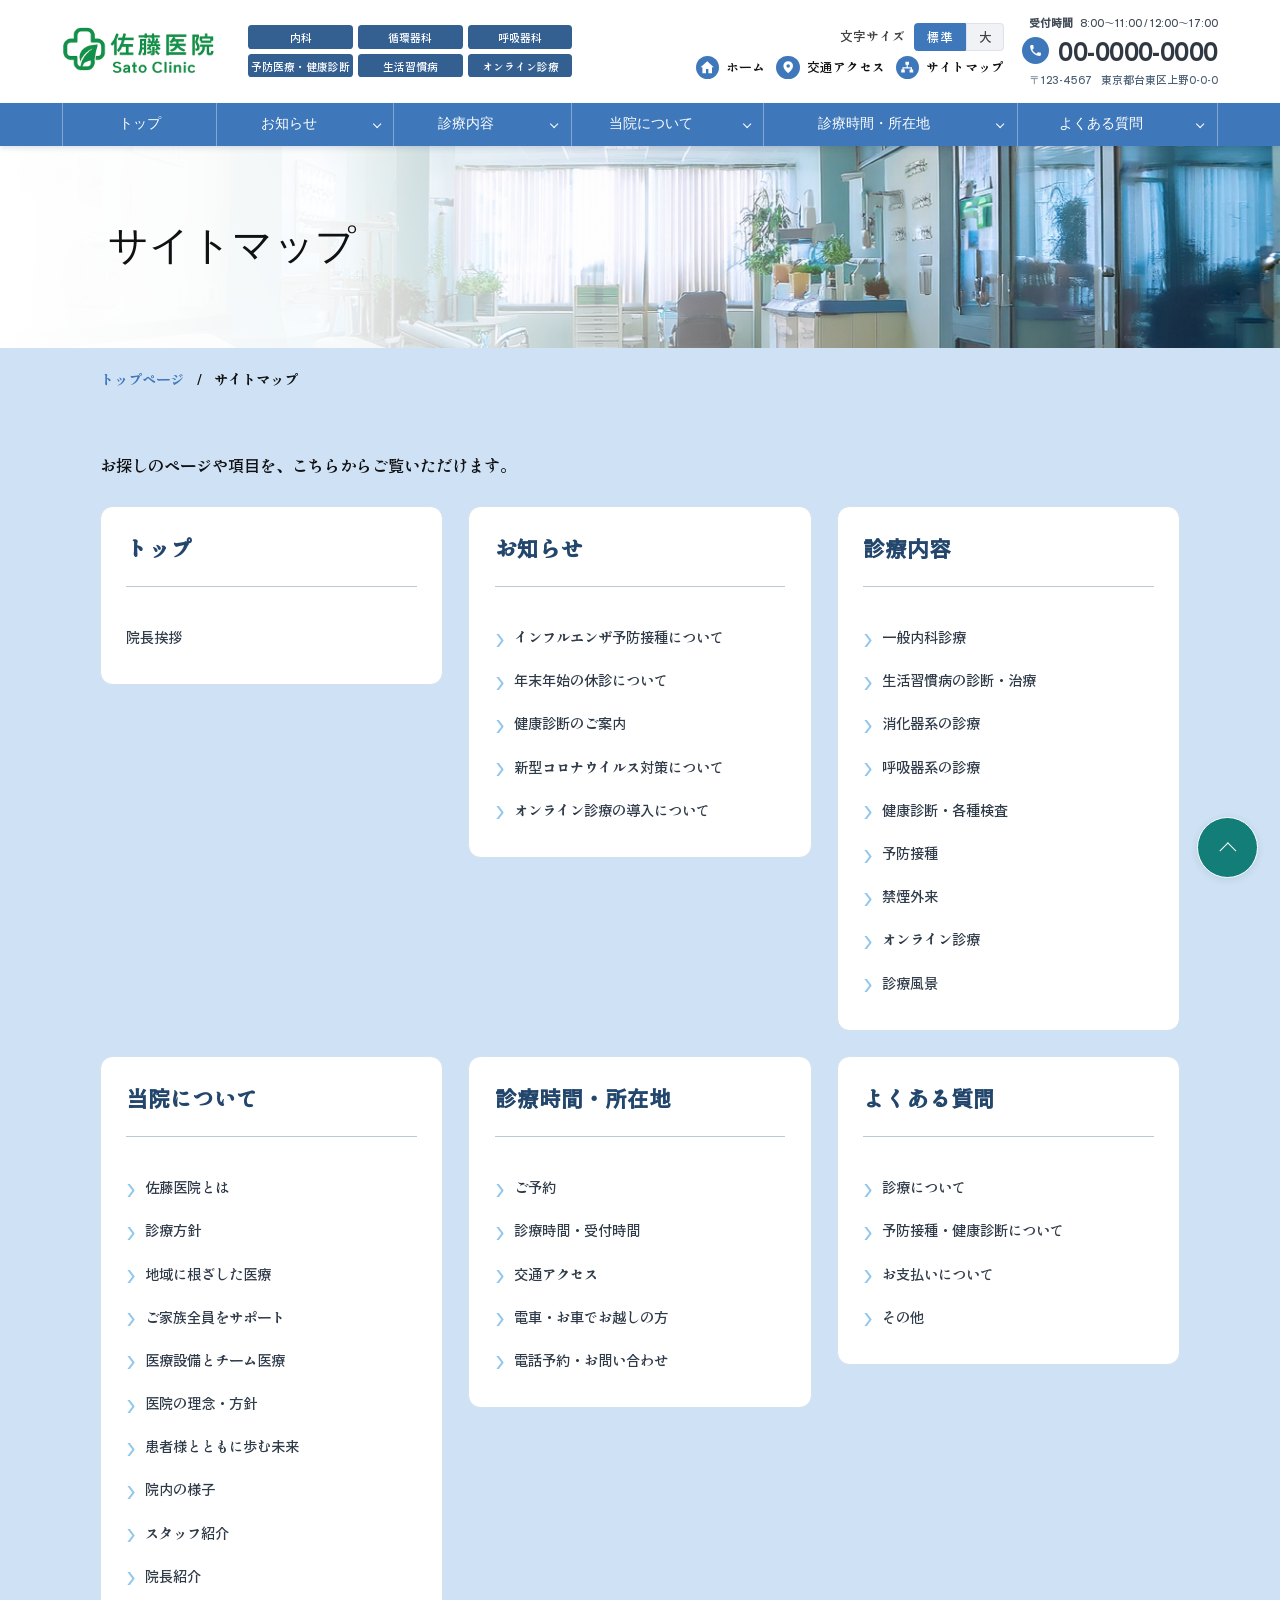
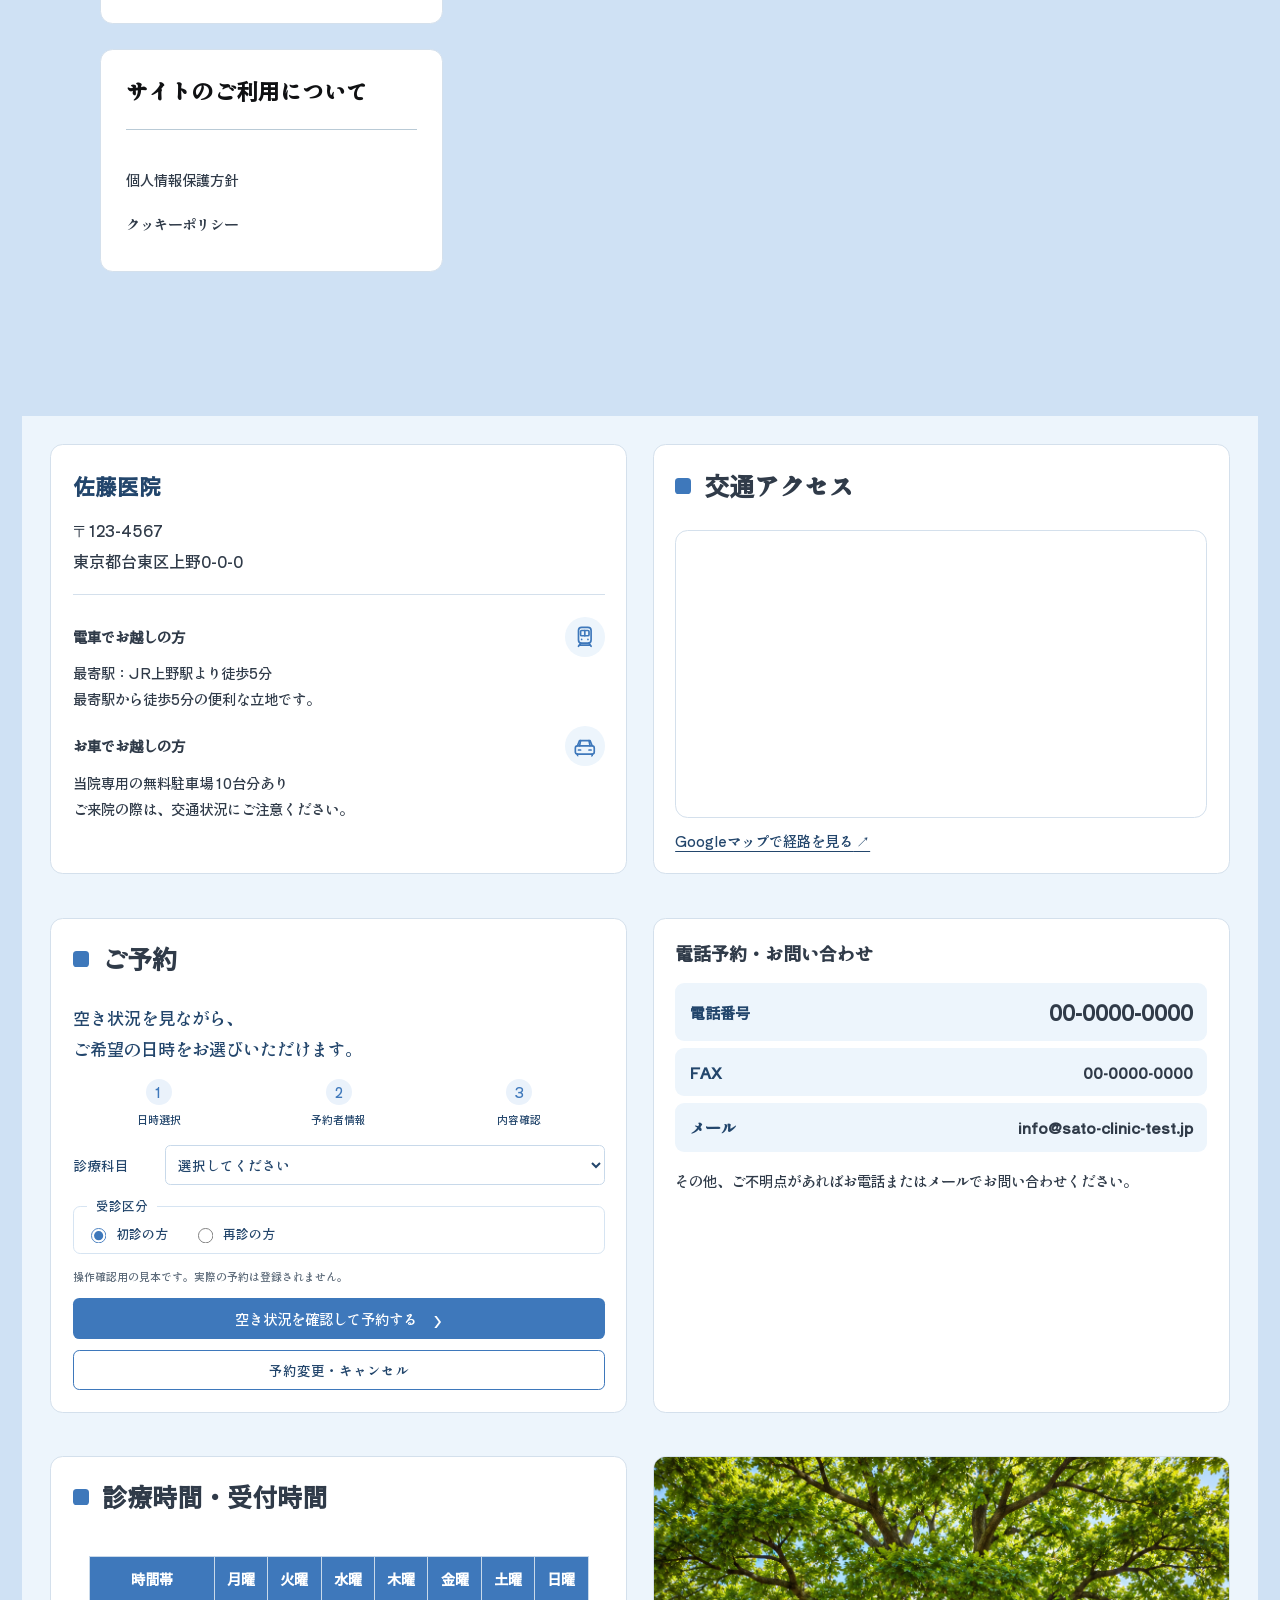
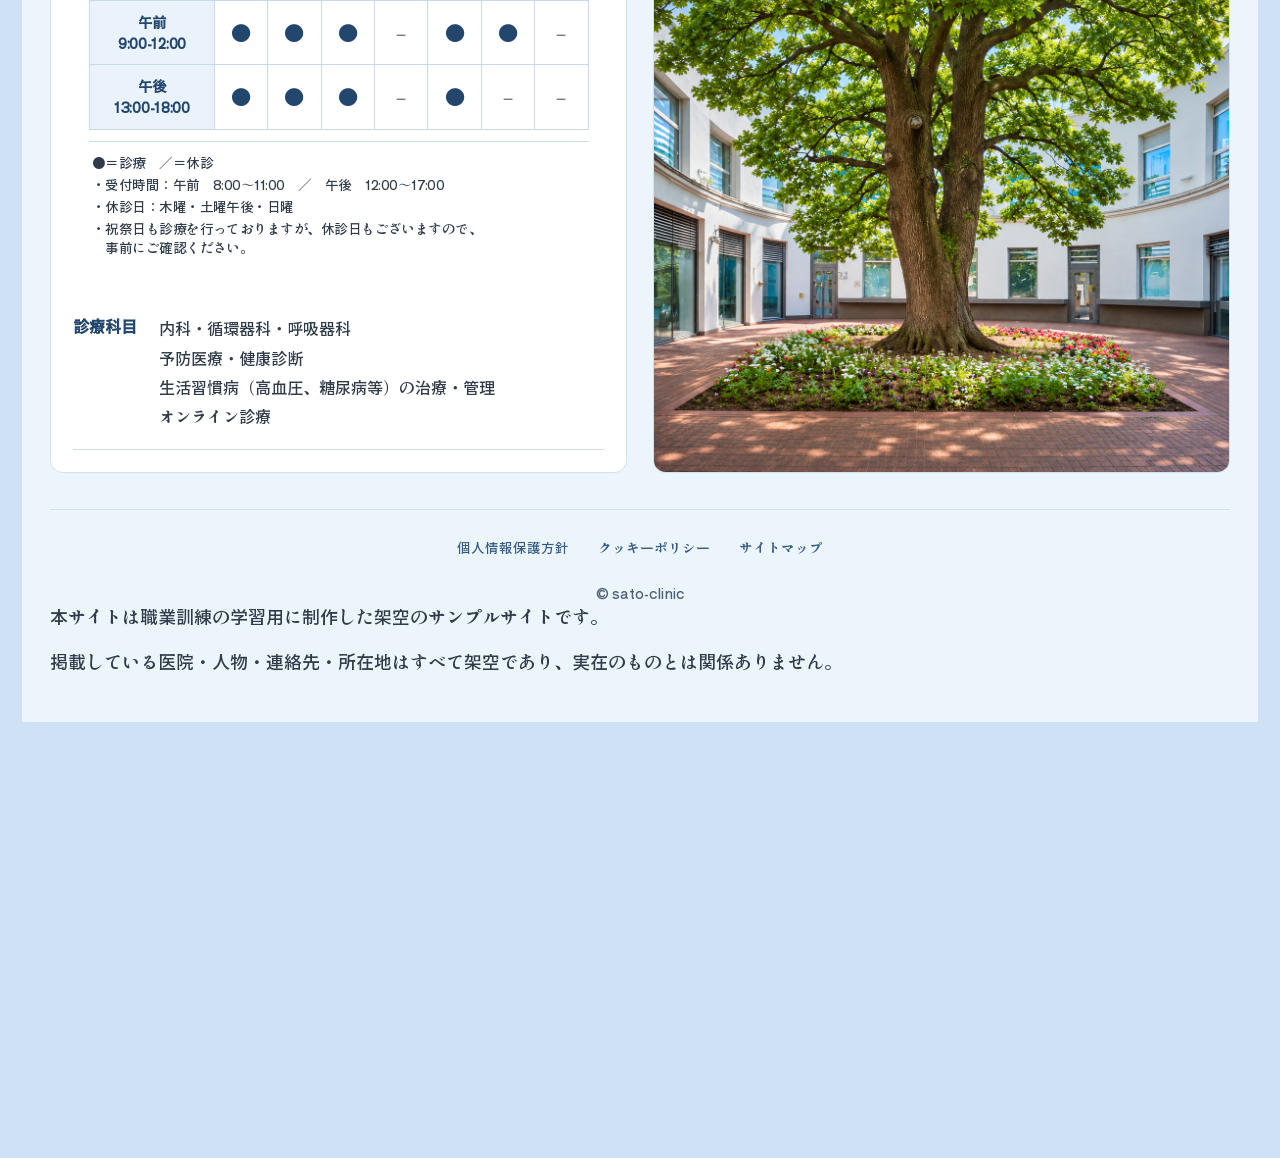
<file: sitemap.html>
<!doctype html>
<html lang="ja"><head><meta name="robots" content="noindex, nofollow"><meta charset="utf-8"><meta name="viewport" content="width=device-width, initial-scale=1"><meta name="description" content="佐藤医院のサイトマップ。各ページと項目をご案内します。"><title>サイトマップ | 佐藤医院</title><link rel="stylesheet" href="./css/style.css"><link rel="stylesheet" href="./css/booking.css"><script src="./js/header.js" defer></script><script src="./js/reservation-booking.js" defer></script></head>
<body class="page-sitemap"><header class="site-header" id="top">
   <div class="site-top">
  <div class="site-brand">
    <a class="site-logo" href="index.html" aria-label="佐藤医院 トップページ"><img class="" src="./img/Logo/logo.png" alt="佐藤医院 Sato Clinic ロゴ" loading="eager"></a>
    <ul class="department-badges" aria-label="診療科目"><li>内科</li><li>循環器科</li><li>呼吸器科</li><li>予防医療・健康診断</li><li>生活習慣病</li><li>オンライン診療</li></ul>
  </div>
  <div class="header-utilities">
    <div class="text-size-control" role="group" aria-label="文字サイズの変更">
      <span>文字サイズ</span>
      <div class="text-size-buttons"><button class="text-size-button" type="button" data-text-size="standard" aria-pressed="true">標準</button><button class="text-size-button" type="button" data-text-size="large" aria-pressed="false">大</button></div>
    </div>
    <nav class="utility-nav" aria-label="便利なリンク">
      <a href="index.html"><span class="utility-icon" aria-hidden="true"><svg viewBox="0 0 24 24"><path d="m12 2 11 10h-3v10h-6v-7h-4v7H4V12H1z"/></svg></span>ホーム</a>
      <a href="hours.html"><span class="utility-icon"><svg viewBox="0 0 24 24" aria-hidden="true"><path d="M12 2a8 8 0 0 0-8 8c0 6 8 12 8 12s8-6 8-12a8 8 0 0 0-8-8zm0 11a3 3 0 1 1 0-6 3 3 0 0 1 0 6z"/></svg></span>交通アクセス</a>
      <a href="sitemap.html" aria-current="page"><span class="utility-icon utility-icon-sitemap" aria-hidden="true"><svg viewBox="0 0 24 24"><path d="M9 3h6v5H9zM2 16h6v5H2zM16 16h6v5h-6zM11 8h2v4h7v4h-2v-2H6v2H4v-4h7z"/></svg></span>サイトマップ</a>
      
    </nav>
  </div>
<div class="header-contact"><p class="header-reception"><span>受付時間</span><span>8:00〜11:00 / 12:00〜17:00</span></p><a class="site-phone" href="tel:0000000000" aria-label="電話番号 00-0000-0000"><svg viewBox="0 0 24 24" aria-hidden="true"><path d="M6.6 10.8a15.5 15.5 0 0 0 6.6 6.6l2.2-2.2a1 1 0 0 1 1-.24c1.1.37 2.3.56 3.6.56a1 1 0 0 1 1 1V20a1 1 0 0 1-1 1C10.6 21 3 13.4 3 4a1 1 0 0 1 1-1h3.5a1 1 0 0 1 1 1c0 1.3.2 2.5.56 3.6a1 1 0 0 1-.24 1z"/></svg><span>00-0000-0000</span></a><address class="header-address"><span class="header-postal-code">〒123-4567</span><span>東京都台東区上野0-0-0</span></address></div>
</div>
<nav class="global-nav" aria-label="グローバルナビゲーション"><div class="nav-item"><div class="nav-parent"><a href="index.html" id="nav-parent-0">トップ</a></div></div>
<div class="nav-item has-submenu"><div class="nav-parent"><a href="news.html" id="nav-parent-1">お知らせ</a><button class="nav-toggle" type="button" aria-expanded="false" aria-controls="mega-menu-1" aria-label="お知らせの詳細メニューを開く"><span aria-hidden="true"></span></button></div><section class="mega-panel" id="mega-menu-1" aria-labelledby="nav-parent-1" aria-hidden="true" inert><div class="mega-inner"><a class="mega-overview" href="news.html">お知らせ<span>一覧を見る</span><span class="mega-overview-arrow" aria-hidden="true">›</span></a><ul class="mega-links"><li><a href="news.html#news-1"><span class="mega-link-arrow" aria-hidden="true">›</span><span>インフルエンザ予防接種について</span></a></li><li><a href="news.html#news-2"><span class="mega-link-arrow" aria-hidden="true">›</span><span>年末年始の休診について</span></a></li><li><a href="news.html#news-3"><span class="mega-link-arrow" aria-hidden="true">›</span><span>健康診断のご案内</span></a></li><li><a href="news.html#news-4"><span class="mega-link-arrow" aria-hidden="true">›</span><span>新型コロナウイルス対策について</span></a></li><li><a href="news.html#news-5"><span class="mega-link-arrow" aria-hidden="true">›</span><span>オンライン診療の導入について</span></a></li></ul></div></section></div>
<div class="nav-item has-submenu"><div class="nav-parent"><a href="medical.html" id="nav-parent-2">診療内容</a><button class="nav-toggle" type="button" aria-expanded="false" aria-controls="mega-menu-2" aria-label="診療内容の詳細メニューを開く"><span aria-hidden="true"></span></button></div><section class="mega-panel" id="mega-menu-2" aria-labelledby="nav-parent-2" aria-hidden="true" inert><div class="mega-inner"><a class="mega-overview" href="medical.html">診療内容<span>一覧を見る</span><span class="mega-overview-arrow" aria-hidden="true">›</span></a><ul class="mega-links"><li><a href="medical.html#medical-general"><span class="mega-link-arrow" aria-hidden="true">›</span><span>一般内科診療</span></a></li><li><a href="medical.html#medical-lifestyle"><span class="mega-link-arrow" aria-hidden="true">›</span><span>生活習慣病の診断・治療</span></a></li><li><a href="medical.html#medical-digestive"><span class="mega-link-arrow" aria-hidden="true">›</span><span>消化器系の診療</span></a></li><li><a href="medical.html#medical-respiratory"><span class="mega-link-arrow" aria-hidden="true">›</span><span>呼吸器系の診療</span></a></li><li><a href="medical.html#medical-checkups"><span class="mega-link-arrow" aria-hidden="true">›</span><span>健康診断・各種検査</span></a></li><li><a href="medical.html#medical-vaccination"><span class="mega-link-arrow" aria-hidden="true">›</span><span>予防接種</span></a></li><li><a href="medical.html#medical-smoking"><span class="mega-link-arrow" aria-hidden="true">›</span><span>禁煙外来</span></a></li><li><a href="medical.html#medical-online"><span class="mega-link-arrow" aria-hidden="true">›</span><span>オンライン診療</span></a></li><li><a href="medical.html#medical-gallery"><span class="mega-link-arrow" aria-hidden="true">›</span><span>診療風景</span></a></li></ul></div></section></div>
<div class="nav-item has-submenu"><div class="nav-parent"><a href="about.html" id="nav-parent-3">当院について</a><button class="nav-toggle" type="button" aria-expanded="false" aria-controls="mega-menu-3" aria-label="当院についての詳細メニューを開く"><span aria-hidden="true"></span></button></div><section class="mega-panel" id="mega-menu-3" aria-labelledby="nav-parent-3" aria-hidden="true" inert><div class="mega-inner"><a class="mega-overview" href="about.html">当院について<span>一覧を見る</span><span class="mega-overview-arrow" aria-hidden="true">›</span></a><ul class="mega-links"><li><a href="about.html#about-introduction"><span class="mega-link-arrow" aria-hidden="true">›</span><span>佐藤医院とは</span></a></li><li><a href="about.html#about-policy"><span class="mega-link-arrow" aria-hidden="true">›</span><span>診療方針</span></a></li><li><a href="about.html#about-community"><span class="mega-link-arrow" aria-hidden="true">›</span><span>地域に根ざした医療</span></a></li><li><a href="about.html#about-family"><span class="mega-link-arrow" aria-hidden="true">›</span><span>ご家族全員をサポート</span></a></li><li><a href="about.html#about-equipment"><span class="mega-link-arrow" aria-hidden="true">›</span><span>医療設備とチーム医療</span></a></li><li><a href="about.html#about-philosophy"><span class="mega-link-arrow" aria-hidden="true">›</span><span>医院の理念・方針</span></a></li><li><a href="about.html#about-future"><span class="mega-link-arrow" aria-hidden="true">›</span><span>患者様とともに歩む未来</span></a></li><li><a href="about.html#about-interior"><span class="mega-link-arrow" aria-hidden="true">›</span><span>院内の様子</span></a></li><li><a href="about.html#about-staff"><span class="mega-link-arrow" aria-hidden="true">›</span><span>スタッフ紹介</span></a></li><li><a href="about.html#about-director"><span class="mega-link-arrow" aria-hidden="true">›</span><span>院長紹介</span></a></li></ul></div></section></div>
<div class="nav-item has-submenu"><div class="nav-parent"><a href="hours.html" id="nav-parent-4">診療時間・所在地</a><button class="nav-toggle" type="button" aria-expanded="false" aria-controls="mega-menu-4" aria-label="診療時間・所在地の詳細メニューを開く"><span aria-hidden="true"></span></button></div><section class="mega-panel" id="mega-menu-4" aria-labelledby="nav-parent-4" aria-hidden="true" inert><div class="mega-inner"><a class="mega-overview" href="hours.html">診療時間・所在地<span>一覧を見る</span><span class="mega-overview-arrow" aria-hidden="true">›</span></a><ul class="mega-links"><li><a href="hours.html#hours-reservation"><span class="mega-link-arrow" aria-hidden="true">›</span><span>ご予約</span></a></li><li><a href="hours.html#hours-schedule"><span class="mega-link-arrow" aria-hidden="true">›</span><span>診療時間・受付時間</span></a></li><li><a href="hours.html#hours-access"><span class="mega-link-arrow" aria-hidden="true">›</span><span>交通アクセス</span></a></li><li><a href="hours.html#hours-directions"><span class="mega-link-arrow" aria-hidden="true">›</span><span>電車・お車でお越しの方</span></a></li><li><a href="hours.html#hours-contact"><span class="mega-link-arrow" aria-hidden="true">›</span><span>電話予約・お問い合わせ</span></a></li></ul></div></section></div>
<div class="nav-item has-submenu"><div class="nav-parent"><a href="faq.html" id="nav-parent-5">よくある質問</a><button class="nav-toggle" type="button" aria-expanded="false" aria-controls="mega-menu-5" aria-label="よくある質問の詳細メニューを開く"><span aria-hidden="true"></span></button></div><section class="mega-panel" id="mega-menu-5" aria-labelledby="nav-parent-5" aria-hidden="true" inert><div class="mega-inner"><a class="mega-overview" href="faq.html">よくある質問<span>一覧を見る</span><span class="mega-overview-arrow" aria-hidden="true">›</span></a><ul class="mega-links"><li><a href="faq.html#faq-consultation"><span class="mega-link-arrow" aria-hidden="true">›</span><span>診療について</span></a></li><li><a href="faq.html#faq-checkups"><span class="mega-link-arrow" aria-hidden="true">›</span><span>予防接種・健康診断について</span></a></li><li><a href="faq.html#faq-payment"><span class="mega-link-arrow" aria-hidden="true">›</span><span>お支払いについて</span></a></li><li><a href="faq.html#faq-other"><span class="mega-link-arrow" aria-hidden="true">›</span><span>その他</span></a></li></ul></div></section></div></nav>
 </header><main class="page-main"><section class="page-banner" aria-labelledby="sitemap-page-title"><img src="./img/Hospital_Exterior/hospital_3.jpg" alt="院内の診察スペース" loading="eager"><h1 class="page-title" id="sitemap-page-title">サイトマップ</h1></section><nav class="page-breadcrumb" aria-label="パンくずリスト"><a href="index.html">トップページ</a><span aria-hidden="true">/</span><span aria-current="page">サイトマップ</span></nav><div class="page-content sitemap-content"><p class="sitemap-intro">お探しのページや項目を、こちらからご覧いただけます。</p><div class="sitemap-grid"><section class="sitemap-card"><h2 class="section-rule"><a href="index.html">トップ</a></h2><ul class="sitemap-links"><li><a href="index.html#director-greeting-title">院長挨拶</a></li></ul></section>
<section class="sitemap-card"><h2 class="section-rule"><a href="news.html">お知らせ</a></h2><ul class="sitemap-links"><li><a href="news.html#news-1"><span class="mega-link-arrow" aria-hidden="true">›</span><span>インフルエンザ予防接種について</span></a></li><li><a href="news.html#news-2"><span class="mega-link-arrow" aria-hidden="true">›</span><span>年末年始の休診について</span></a></li><li><a href="news.html#news-3"><span class="mega-link-arrow" aria-hidden="true">›</span><span>健康診断のご案内</span></a></li><li><a href="news.html#news-4"><span class="mega-link-arrow" aria-hidden="true">›</span><span>新型コロナウイルス対策について</span></a></li><li><a href="news.html#news-5"><span class="mega-link-arrow" aria-hidden="true">›</span><span>オンライン診療の導入について</span></a></li></ul></section>
<section class="sitemap-card"><h2 class="section-rule"><a href="medical.html">診療内容</a></h2><ul class="sitemap-links"><li><a href="medical.html#medical-general"><span class="mega-link-arrow" aria-hidden="true">›</span><span>一般内科診療</span></a></li><li><a href="medical.html#medical-lifestyle"><span class="mega-link-arrow" aria-hidden="true">›</span><span>生活習慣病の診断・治療</span></a></li><li><a href="medical.html#medical-digestive"><span class="mega-link-arrow" aria-hidden="true">›</span><span>消化器系の診療</span></a></li><li><a href="medical.html#medical-respiratory"><span class="mega-link-arrow" aria-hidden="true">›</span><span>呼吸器系の診療</span></a></li><li><a href="medical.html#medical-checkups"><span class="mega-link-arrow" aria-hidden="true">›</span><span>健康診断・各種検査</span></a></li><li><a href="medical.html#medical-vaccination"><span class="mega-link-arrow" aria-hidden="true">›</span><span>予防接種</span></a></li><li><a href="medical.html#medical-smoking"><span class="mega-link-arrow" aria-hidden="true">›</span><span>禁煙外来</span></a></li><li><a href="medical.html#medical-online"><span class="mega-link-arrow" aria-hidden="true">›</span><span>オンライン診療</span></a></li><li><a href="medical.html#medical-gallery"><span class="mega-link-arrow" aria-hidden="true">›</span><span>診療風景</span></a></li></ul></section>
<section class="sitemap-card"><h2 class="section-rule"><a href="about.html">当院について</a></h2><ul class="sitemap-links"><li><a href="about.html#about-introduction"><span class="mega-link-arrow" aria-hidden="true">›</span><span>佐藤医院とは</span></a></li><li><a href="about.html#about-policy"><span class="mega-link-arrow" aria-hidden="true">›</span><span>診療方針</span></a></li><li><a href="about.html#about-community"><span class="mega-link-arrow" aria-hidden="true">›</span><span>地域に根ざした医療</span></a></li><li><a href="about.html#about-family"><span class="mega-link-arrow" aria-hidden="true">›</span><span>ご家族全員をサポート</span></a></li><li><a href="about.html#about-equipment"><span class="mega-link-arrow" aria-hidden="true">›</span><span>医療設備とチーム医療</span></a></li><li><a href="about.html#about-philosophy"><span class="mega-link-arrow" aria-hidden="true">›</span><span>医院の理念・方針</span></a></li><li><a href="about.html#about-future"><span class="mega-link-arrow" aria-hidden="true">›</span><span>患者様とともに歩む未来</span></a></li><li><a href="about.html#about-interior"><span class="mega-link-arrow" aria-hidden="true">›</span><span>院内の様子</span></a></li><li><a href="about.html#about-staff"><span class="mega-link-arrow" aria-hidden="true">›</span><span>スタッフ紹介</span></a></li><li><a href="about.html#about-director"><span class="mega-link-arrow" aria-hidden="true">›</span><span>院長紹介</span></a></li></ul></section>
<section class="sitemap-card"><h2 class="section-rule"><a href="hours.html">診療時間・所在地</a></h2><ul class="sitemap-links"><li><a href="hours.html#hours-reservation"><span class="mega-link-arrow" aria-hidden="true">›</span><span>ご予約</span></a></li><li><a href="hours.html#hours-schedule"><span class="mega-link-arrow" aria-hidden="true">›</span><span>診療時間・受付時間</span></a></li><li><a href="hours.html#hours-access"><span class="mega-link-arrow" aria-hidden="true">›</span><span>交通アクセス</span></a></li><li><a href="hours.html#hours-directions"><span class="mega-link-arrow" aria-hidden="true">›</span><span>電車・お車でお越しの方</span></a></li><li><a href="hours.html#hours-contact"><span class="mega-link-arrow" aria-hidden="true">›</span><span>電話予約・お問い合わせ</span></a></li></ul></section>
<section class="sitemap-card"><h2 class="section-rule"><a href="faq.html">よくある質問</a></h2><ul class="sitemap-links"><li><a href="faq.html#faq-consultation"><span class="mega-link-arrow" aria-hidden="true">›</span><span>診療について</span></a></li><li><a href="faq.html#faq-checkups"><span class="mega-link-arrow" aria-hidden="true">›</span><span>予防接種・健康診断について</span></a></li><li><a href="faq.html#faq-payment"><span class="mega-link-arrow" aria-hidden="true">›</span><span>お支払いについて</span></a></li><li><a href="faq.html#faq-other"><span class="mega-link-arrow" aria-hidden="true">›</span><span>その他</span></a></li></ul></section><section class="sitemap-card"><h2 class="section-rule">サイトのご利用について</h2><ul class="sitemap-links"><li><a href="privacy.html">個人情報保護方針</a></li><li><a href="cookie-policy.html">クッキーポリシー</a></li></ul></section></div></div><footer class="clinic-footer" aria-label="佐藤医院の所在地、診療時間、診療科目">
<div class="clinic-columns clinic-columns--access-first">
  <section class="clinic-access-details" aria-label="医院情報とお問い合わせ">
  <div class="clinic-access-note">
  <p class="clinic-access-name">佐藤医院</p>
  <p class="clinic-access-address">〒123-4567<br>東京都台東区上野0-0-0</p>

   <p><strong class="access-method-title"><span>電車でお越しの方</span><svg class="access-method-icon" viewBox="0 0 24 24" aria-hidden="true" focusable="false" fill="none" stroke="currentColor" stroke-width="1.6" stroke-linecap="round" stroke-linejoin="round"><rect x="6" y="3" width="12" height="15" rx="3"/><rect x="8" y="6" width="8" height="5" rx="1"/><path d="M12 6v5M8 18l-2 3m10-3 2 3M7 20h10"/><circle cx="9" cy="14.5" r=".8" fill="currentColor" stroke="none"/><circle cx="15" cy="14.5" r=".8" fill="currentColor" stroke="none"/></svg></strong>最寄駅：JR上野駅より徒歩5分<br>最寄駅から徒歩5分の便利な立地です。</p>
   <p><strong class="access-method-title"><span>お車でお越しの方</span><svg class="access-method-icon" viewBox="0 0 24 24" aria-hidden="true" focusable="false" fill="none" stroke="currentColor" stroke-width="1.6" stroke-linecap="round" stroke-linejoin="round"><path d="m5 12 2-5h10l2 5"/><rect x="3" y="12" width="18" height="8" rx="2"/><path d="M5 20v2m14-2v2M6 16h2m8 0h2M8 7l-1 5m9-5 1 5"/></svg></strong>当院専用の無料駐車場 10台分あり<br>ご来院の際は、交通状況にご注意ください。</p>
  </div>
 </section>
 <section class="clinic-access" aria-label="所在地と交通アクセス">
  <h3 class="clinic-section-title">交通アクセス</h3>
  <iframe class="footer-map" title="交通アクセスのGoogleマップ" src="https://maps.google.com/maps?q=%E6%9D%B1%E4%BA%AC%E9%83%BD%E5%8F%B0%E6%9D%B1%E5%8C%BA%E6%9D%B1%E4%B8%8A%E9%87%8E3-15-5%20%E6%9B%BD%E6%88%91%E3%83%93%E3%83%AB3F&amp;output=embed&amp;hl=ja" width="540" height="320" loading="lazy" referrerpolicy="no-referrer-when-downgrade" allowfullscreen></iframe>
  <a class="map-directions" href="https://www.google.com/maps/dir/?api=1&amp;destination=%E6%9D%B1%E4%BA%AC%E9%83%BD%E5%8F%B0%E6%9D%B1%E5%8C%BA%E6%9D%B1%E4%B8%8A%E9%87%8E3-15-5%20%E6%9B%BD%E6%88%91%E3%83%93%E3%83%AB3F" target="_blank" rel="noopener noreferrer">Googleマップで経路を見る<span aria-hidden="true"> ↗</span></a>


 </section>
 <div class="clinic-right"><section class="clinic-reservation" aria-label="ご予約フォーム"><h3 class="clinic-section-title">ご予約</h3><form class="reservation-preview" aria-label="ご予約フォーム"><p class="booking-launch-lead">空き状況を見ながら、<br>ご希望の日時をお選びいただけます。</p><ol class="booking-launch-steps" aria-label="ご予約の流れ"><li><b>1</b>日時選択</li><li><b>2</b>予約者情報</li><li><b>3</b>内容確認</li></ol><label class="booking-launch-field"><span>診療科目</span><select name="department" aria-label="診療科目" required><option value="">選択してください</option><option>内科</option><option>循環器科</option><option>呼吸器科</option><option>予防医療・健康診断</option><option>生活習慣病</option><option>オンライン診療</option></select></label><fieldset class="booking-visit booking-launch-visit"><legend>受診区分</legend><label><input type="radio" name="visit" value="初診" checked> 初診の方</label><label><input type="radio" name="visit" value="再診"> 再診の方</label></fieldset><p class="booking-launch-note">操作確認用の見本です。実際の予約は登録されません。</p><button class="reservation-preview-button" type="submit">空き状況を確認して予約する <span aria-hidden="true">›</span></button></form></section></div>
 <div class="clinic-contact-box">
   <h4>電話予約・お問い合わせ</h4>
   <div class="clinic-contact-line"><span>電話番号</span><a href="tel:0000000000">00-0000-0000</a></div>
   <div class="clinic-contact-line"><span>FAX</span><strong>00-0000-0000</strong></div>
   <div class="clinic-contact-line"><span>メール</span><a class="clinic-email" href="mailto:info@sato-clinic-test.jp">info@sato-clinic-test.jp</a></div>
   <p>その他、ご不明点があればお電話またはメールでお問い合わせください。</p>
  </div>
 <section class="clinic-hours" aria-label="診療時間と連絡先">
  <h3 class="clinic-section-title">診療時間・受付時間</h3>
  <div class="schedule-panel" aria-label="診療時間表"><div class="schedule-inner">
<div class="schedule-table-scroll" role="region" aria-label="診療時間表" tabindex="0"><table class="hours-table"><thead><tr><th scope="col">時間帯</th><th scope="col">月曜</th><th scope="col">火曜</th><th scope="col">水曜</th><th scope="col">木曜</th><th scope="col">金曜</th><th scope="col">土曜</th><th scope="col">日曜</th></tr></thead>
<tbody><tr><td><span class="hours-period">午前</span><span class="hours-time">9:00-12:00</span></td><td>●</td><td>●</td><td>●</td><td class="dash">－</td><td>●</td><td>●</td><td class="dash">－</td></tr><tr><td><span class="hours-period">午後</span><span class="hours-time">13:00-18:00</span></td><td>●</td><td>●</td><td>●</td><td class="dash">－</td><td>●</td><td class="dash">－</td><td class="dash">－</td></tr></tbody></table></div>
<div class="schedule-note"><p>●＝診療　／＝休診</p><p>・受付時間：午前　8:00〜11:00　／　午後　12:00〜17:00</p><p>・休診日：木曜・土曜午後・日曜</p><p class="schedule-holiday-note"><span aria-hidden="true">・</span><span>祝祭日も診療を行っておりますが、休診日もございますので、<br>事前にご確認ください。</span></p></div></div></div>
  <dl class="clinic-info-list">
   <div class="clinic-info-row"><dt>診療科目</dt><dd>内科・循環器科・呼吸器科<br>予防医療・健康診断<br>生活習慣病（高血圧、糖尿病等）の治療・管理<br>オンライン診療</dd></div>
  </dl>

 </section>
 <div class="clinic-photo-card"><img class="clinic-access-photo" src="./img/Hospital_Exterior/courtyard_tree_footer_v2.png" alt="中庭に広がる大きな木と鮮やかな緑" loading="lazy"></div>

</div>
<nav class="footer-policy-links" aria-label="サイトに関する情報"><a href="privacy.html">個人情報保護方針</a><a href="cookie-policy.html">クッキーポリシー</a><a href="sitemap.html">サイトマップ</a></nav>
<small class="footer-copyright">© sato-clinic</small><p>本サイトは職業訓練の学習用に制作した架空のサンプルサイトです。</p><p>掲載している医院・人物・連絡先・所在地はすべて架空であり、実在のものとは関係ありません。</p>   
</footer></main><a class="back-to-top" href="#top" aria-label="最上部に戻る" title="最上部に戻る"></a></body></html>
</file>
<file: css/style.css>
@charset "UTF-8";
@import url('https://fonts.googleapis.com/css2?family=Shippori+Antique&display=swap');
:root {
  --background:#cfe1f4;
  --section-gap:160px;
  --item-gap:80px;
  --site-scale:.9;
  --ink:#101113;
  --teal:#137d78;
  --teal-deep:#086a68;
  --mint:#b8d8cc;
}
* {box-sizing:border-box}
html {scroll-behavior:smooth;scroll-padding-top:calc(var(--site-header-height, 132px) + 14px);}
body {margin:0;zoom:var(--site-scale);background:var(--background);color:var(--ink);font-family:'Shippori Antique','Hiragino Kaku Gothic ProN','Yu Gothic',Meiryo,sans-serif;font-size:calc(20px * var(--text-scale, 1));font-weight:400;line-height:1.5;}
a {color:inherit;text-decoration:none}
a:hover,a:focus-visible {opacity:.7}
img {display:block;max-width:100%}
h1,h2,h3,h4,p,ul {margin-top:0}
h1,h2,h3 {font-weight:800}
:root {--header-blue:#3e78bb;--text-scale:1;}
.menu-toggle {display:none;}
.schedule-table-scroll {display:contents;}
.site-header {position:sticky;top:0;z-index:200;width:100%;margin:0 auto;background:#fff;}
.site-top {min-height:114px;margin:0 auto;display:grid;grid-template-columns:minmax(0,1fr) max-content max-content;align-items:center;gap:24px;padding:11px max(30px,calc((100% - 1284px) / 2));}
.site-brand {display:flex;align-items:center;gap:16px;min-width:0;}
.site-logo {width:250px;display:block;flex-shrink:0;}
.department-badges {display:grid;grid-template-columns:repeat(3,minmax(0,1fr));grid-auto-rows:1fr;align-content:center;gap:6px;flex:1;width:360px;max-width:360px;margin:0;padding:0;list-style:none;min-width:0;}
.department-badges li {display:flex;align-items:center;justify-content:center;text-align:center;text-wrap:balance;overflow-wrap:anywhere;padding:4px 3px;border-radius:4px;background:#345f91;color:#fff;font-size:calc(12px * var(--text-scale,1));font-weight:500;line-height:1.5;}
/* 画像内の左側29px（幅500px）の透明余白を相殺し、ロゴ本体をナビの左罫線に揃える。 */
.site-logo img {width:250px;height:75px;object-fit:contain;object-position:left center;transform:translateX(-5.8%);}
.site-phone {display:inline-flex;align-items:center;justify-content:flex-end;gap:10px;font-family:inherit;font-size:calc(26px * var(--text-scale, 1));font-weight:700;line-height:1.3;letter-spacing:.02em;color:#303943;white-space:nowrap;}
.site-phone svg {width:30px;height:30px;padding:7px;border-radius:50%;background:var(--header-blue);color:#fff;flex-shrink:0;fill:currentColor;}
.header-contact {display:flex;flex-direction:column;align-items:flex-end;gap:5px;}
.header-reception {display:flex;align-items:center;justify-content:flex-end;flex-wrap:wrap;column-gap:8px;row-gap:2px;margin:0;font-size:calc(12px * var(--text-scale, 1));line-height:1.6;color:#414b57;}
.header-reception span {white-space:nowrap;}
.header-reception span:first-child {font-weight:700;}
.header-utilities {display:flex;flex-direction:column;align-items:flex-end;gap:6px;}
.text-size-control {display:flex;align-items:center;gap:10px;font-size:calc(14px * var(--text-scale, 1));color:#414141;}
.text-size-buttons {display:flex;}
.text-size-button {border:1px solid #dce2e9;background:#f0f2f5;color:#414141;padding:5px 13px;font:inherit;line-height:1.3;cursor:pointer;}
.text-size-button:first-child {border-radius:4px 0 0 4px;}
.text-size-button:last-child {border-radius:0 4px 4px 0;}
.text-size-button[aria-pressed="true"] {background:var(--header-blue);border-color:var(--header-blue);color:#fff;}
.utility-nav {display:flex;align-items:center;justify-content:center;gap:18px;font-size:calc(14px * var(--text-scale, 1));font-weight:500;}
.utility-nav a {display:inline-flex;align-items:center;gap:8px;white-space:nowrap;}
.utility-icon {display:flex;align-items:center;justify-content:center;width:26px;height:26px;border-radius:50%;background:var(--header-blue);color:#fff;}
.utility-icon svg {width:16px;height:16px;fill:currentColor;}
.utility-icon-question {font-family:inherit;font-size:calc(20px * var(--text-scale, 1));font-weight:700;}
.site-header a:focus-visible,.text-size-button:focus-visible {outline:3px solid var(--header-blue);outline-offset:4px;}
.global-nav {min-height:48px;display:flex;align-items:stretch;width:100%;padding:0 max(30px,calc((100% - 1284px) / 2));background:var(--header-blue);color:#fff;box-shadow:0 3px 6px rgba(30,65,105,.15);}
.global-nav a {display:flex;align-items:center;justify-content:center;white-space:nowrap;font-family:'Yu Mincho','Hiragino Mincho ProN','Hiragino Mincho Pro','Noto Serif JP',serif;font-size:calc(16px * var(--text-scale, 1));font-weight:400;line-height:1.5;padding:12px;flex:1;border-right:1px solid rgba(255,255,255,.35);}
.global-nav a:first-child {border-left:1px solid rgba(255,255,255,.35);}
.global-nav a:hover,.global-nav a:focus-visible {background:#2f649f;opacity:1;}
.global-nav a:nth-child(2){flex:1.15}
.global-nav a:nth-child(3){flex:1.15}
.global-nav a:nth-child(4){flex:1.25}
.global-nav a:nth-child(5){flex:1.65}
.global-nav a:nth-child(6){flex:1.3}
.global-nav a[aria-current="page"] {background:#3269a8;text-decoration:none;}
.page-main {width:100%;margin:0 auto;}
.page-title {text-align:center;font-size:calc(59px * var(--text-scale, 1));line-height:1.25;letter-spacing:.01em;margin:126px 0 86px;}
.page-content {width:1000px;margin:0 auto;font-size:calc(20px * var(--text-scale, 1));}
.page-content p {line-height:1.5}
/* お知らせ */
.news-content {width:1200px;}
.news-article {display:grid;grid-template-columns:minmax(0,1fr) 400px;gap:40px;align-items:center;margin-bottom:var(--item-gap);padding:32px;background:#fff;}
.news-article h2 {font-size:calc(26px * var(--text-scale, 1));line-height:1.5;margin:0 0 24px;}
.news-article-photo {width:400px;height:333px;object-fit:cover;border-radius:12px;}
.news-article-photo--people {object-position:right center;}
.news-article-photo--left {object-position:left center;}
.news-article p {font-size:calc(19px * var(--text-scale, 1));line-height:1.4;margin:0 0 18px}
.news-article p+p {margin-top:13px}
.section-photo {width:760px;height:430px;object-fit:cover;margin-left:auto;margin-right:auto;}
.news-photo {margin-top:var(--section-gap);}
/* 診療内容 */
.medical-content {width:1200px;}
.medical-intro {margin-bottom:var(--item-gap);}
.page-content .medical-intro p {margin:0;line-height:1.5;}
.medical-entry {display:grid;grid-template-columns:minmax(0,1fr) 540px;gap:60px;align-items:center;padding:40px;margin-bottom:var(--item-gap);background:#fff;}
.medical-entry h2 {font-family:'Yu Mincho','Hiragino Mincho ProN',serif;font-size:calc(28px * var(--text-scale, 1));line-height:1.5;margin-bottom:24px;color:#23466c;}
.medical-entry p {font-size:calc(18px * var(--text-scale, 1));margin-bottom:18px;line-height:1.9;}
.medical-entry-text p:last-child {margin-bottom:0;}
.medical-entry-photo {width:540px;height:auto;aspect-ratio:7 / 4;object-fit:cover;border-radius:14px;}
.home-medical-photo-frame {width:540px;aspect-ratio:7 / 4;overflow:hidden;border-radius:14px;}
.home-medical .medical-entry-photo--people {height:100%;object-fit:cover;object-position:right top;transform:scale(1.45);transform-origin:right top;}
.medical-photo-frame {width:540px;aspect-ratio:7 / 4;overflow:hidden;border-radius:14px;}
.medical-photo-frame .medical-entry-photo {width:100%;height:100%;object-fit:cover;object-position:left center;border-radius:0;}
.medical-photo-frame--3 .medical-entry-photo {object-position:left bottom;transform:scale(1.8);transform-origin:left 80%;}
.medical-photo-frame--4 .medical-entry-photo {transform:scale(1.3);transform-origin:left top;}
.medical-photo-frame--6 .medical-entry-photo {object-position:right center;transform:scale(1.35);transform-origin:right top;}
.medical-photo-frame--7 .medical-entry-photo {transform:scale(1.25);transform-origin:left top;}
/* 当院について */
.about-content {width:1200px;counter-reset:about-feature;}
.about-intro,.about-block {display:grid;grid-template-columns:minmax(0,1fr) 540px;gap:60px;align-items:center;margin:0 0 var(--section-gap);padding:40px;background:#fff;border-radius:4px;}
.about-intro p {margin-bottom:18px;}
.about-block {counter-increment:about-feature;margin-bottom:var(--item-gap);}
.about-block .about-text::before {content:counter(about-feature,decimal-leading-zero);display:block;margin-bottom:12px;color:var(--header-blue);font-family:Georgia,serif;font-size:calc(28px * var(--text-scale, 1));}
.about-intro h2,.about-block h2 {font-family:'Yu Mincho','Hiragino Mincho ProN',serif;font-size:calc(30px * var(--text-scale, 1));line-height:1.5;margin-bottom:24px;}
.about-block p,.about-intro p {font-size:calc(18px * var(--text-scale, 1));line-height:1.9;margin-bottom:18px;}
.about-text > :last-child {margin-bottom:0;}
.about-feature-photo {width:540px;height:auto;border-radius:14px;}
.about-feature-photo--people {height:450px;object-fit:cover;object-position:right center;}
.about-policy-photos {display:grid;gap:24px;width:100%;}
.about-policy-photos .about-feature-photo {width:100%;aspect-ratio:7 / 4;object-fit:cover;}
.page-about :is(.about-intro,.about-block,.photo-gallery).is-revealed {animation:about-float-in 1.8s ease-out both;}
@keyframes about-float-in {from {opacity:0;transform:translateY(36px);} to {opacity:1;transform:translateY(0);}}
.home-faq .intro-photo.is-revealed,.page-news .news-article.is-revealed,.page-medical :is(.medical-entry,.clinical-gallery figure).is-revealed {animation:about-float-in 1.5s ease-out both;}
@media (prefers-reduced-motion:reduce) {.home-faq .intro-photo.is-revealed,.page-news .news-article.is-revealed,.page-medical :is(.medical-entry,.clinical-gallery figure).is-revealed {animation:none;}}
.page-about .staff-card.is-revealed {animation:staff-slide-in 3s ease-in-out both;}
.home-staff .staff-card.is-revealed {animation:staff-slide-in 3s ease-in-out both;}
@keyframes staff-slide-in {from {opacity:.45;transform:translateX(100px);} to {opacity:1;transform:translateX(0);}}
@media (prefers-reduced-motion:reduce) {.page-about :is(.about-intro,.about-block,.staff-card,.photo-gallery).is-revealed,.home-staff .staff-card.is-revealed {animation:none;}}
.about-block ul {padding-left:26px;margin:8px 0 20px}
.about-policy-list {padding-left:26px}
.about-policy-list li {font-size:calc(18px * var(--text-scale, 1));line-height:1.8;margin:0 0 13px;}
.about-exterior {margin-top:var(--section-gap)}
.staff-section {width:1200px;margin:var(--section-gap) auto 0;text-align:left}
.staff-section h2 {font-size:calc(52px * var(--text-scale, 1));text-align:center;margin-bottom:28px}
.staff-lead {font-size:calc(20px * var(--text-scale, 1));max-width:720px;margin:0 auto 60px;line-height:1.55}
.staff-card {display:grid;grid-template-columns:480px minmax(0,1fr);gap:48px;align-items:start;width:100%;margin:0 auto var(--item-gap);}
.staff-card img {width:480px;height:520px;object-fit:cover;object-position:center;margin:0;}
.staff-card img[alt*="佐藤 太郎"] {object-position:90% center;}
.staff-card img[alt*="鈴木 真理"] {object-position:94% center;}
.staff-card img[alt*="高橋 由美"] {object-position:47% center;}
.staff-card img[alt*="山本 花"] {object-position:left center;}
.staff-details {min-height:274px;padding:36px 38px;background:#fff;box-shadow:0 3px 18px rgba(36,63,86,.13);color:#30383d;}
.staff-card h3 {font-family:'Yu Mincho','Hiragino Mincho ProN',serif;font-size:calc(28px * var(--text-scale, 1));line-height:1.5;margin:0 0 22px;padding-bottom:16px;border-bottom:1px solid var(--header-blue);}
.staff-card p {font-size:calc(18px * var(--text-scale, 1));line-height:1.9;margin-bottom:18px;}
.staff-details p:last-child {margin-bottom:0;}
.news-article:last-child,.medical-entry:last-of-type,.about-block:last-child,.staff-card:last-child {margin-bottom:0;}
/* FAQ */
.page-faq .page-main {background:#fff;}
.page-banner {height:225px;position:relative;overflow:hidden;background:#eef5fb;}
.page-banner img {width:100%;height:100%;object-fit:cover;object-position:center 38%;}
.page-banner::after {content:"";position:absolute;inset:0;background:linear-gradient(90deg,#fff 0%,rgba(255,255,255,.95) 25%,rgba(255,255,255,.25) 65%,rgba(255,255,255,0));}
.page-banner .page-title {position:absolute;left:120px;top:50%;transform:translateY(-50%);z-index:1;margin:0;font-family:'Yu Mincho','Hiragino Mincho ProN',serif;font-size:calc(44px * var(--text-scale, 1));font-weight:500;text-align:left;}
.page-breadcrumb {display:flex;gap:14px;align-items:center;width:1200px;margin:0 auto;padding:22px 0;font-size:calc(16px * var(--text-scale, 1));}
.page-breadcrumb a {color:var(--header-blue);}
.page-breadcrumb + :is(.news-content,.medical-content,.about-content) {padding-top:48px;}
.faq-content {width:1200px;padding-top:48px;padding-bottom:0;}
.faq-content > p:last-child {margin-bottom:0;}
.faq-group {margin-bottom:calc(var(--section-gap) / 2);}
.faq-content > .faq-group:last-of-type {margin-bottom:calc(var(--section-gap) / 2);}
.faq-content + .clinic-footer {margin-top:calc(var(--section-gap) / 2);}
.faq-group h2 {font-size:calc(30px * var(--text-scale, 1));line-height:1.5;margin:0 0 28px;color:#23466c;border-left:6px solid var(--header-blue);padding-left:16px;}
.faq-group-intro {position:relative;display:flex;align-items:center;min-height:220px;padding:32px;margin-bottom:24px;border-radius:12px;overflow:hidden;background:#edf5fc;isolation:isolate;}
.faq-group-intro::after {content:'';position:absolute;inset:0;background:linear-gradient(90deg,#edf5fc 0%,rgba(237,245,252,.97) 35%,rgba(237,245,252,.7) 65%,rgba(237,245,252,.2));z-index:0;}
.faq-group-intro--clear::after {display:none;}
.faq-group-intro--fade .faq-group-photo {-webkit-mask-image:linear-gradient(90deg,transparent 0%,rgba(0,0,0,.4) 45%,#000 100%);mask-image:linear-gradient(90deg,transparent 0%,rgba(0,0,0,.4) 45%,#000 100%);}
.faq-group-intro--payment .faq-group-photo {-webkit-mask-image:linear-gradient(90deg,transparent 50%,#000 100%);mask-image:linear-gradient(90deg,transparent 50%,#000 100%);}
.faq-group-intro h2 {position:relative;z-index:1;max-width:70%;margin-bottom:0;}
.faq-group-photo {position:absolute;right:0;top:0;width:65%;height:100%;object-fit:cover;object-position:right 20%;z-index:0;}
.faq-item {margin:0 0 18px;border-radius:12px;background:#edf5fc;overflow:hidden;}
.faq-item:last-child {margin-bottom:0;}
.faq-item summary {display:grid;grid-template-columns:48px minmax(0,1fr) 36px;gap:24px;align-items:center;list-style:none;cursor:pointer;padding:28px 32px;font-size:calc(20px * var(--text-scale, 1));line-height:1.7;color:#303b49;}
.faq-item summary::-webkit-details-marker {display:none;}
.faq-item summary:hover {background:#e3effb;}
.faq-item summary:focus-visible {outline:3px solid var(--header-blue);outline-offset:-4px;border-radius:12px;}
.faq-marker {display:flex;align-items:center;justify-content:center;width:48px;height:48px;border-radius:50%;background:var(--header-blue);color:#fff;font-family:Georgia,serif;font-size:calc(27px * var(--text-scale, 1));}
.faq-toggle {display:flex;align-items:center;justify-content:center;width:36px;height:36px;border:1px solid #738395;border-radius:50%;background:#fff;}
.faq-toggle::before {content:"+";font-family:inherit;font-size:26px;line-height:1;}
.faq-item[open] .faq-toggle::before {content:"−";}
.faq-answer {display:grid;grid-template-columns:48px minmax(0,1fr);gap:24px;align-items:start;margin:0 32px;padding:24px 0 28px;border-top:1px solid #cadbec;}
.faq-answer .faq-marker {background:#fff;color:var(--header-blue);border:1px solid #cadbec;}
.faq-answer p {font-size:calc(18px * var(--text-scale, 1));line-height:1.9;margin:4px 0 0;}
/* 診療時間・所在地／共通フッター */
.clinic-footer {width:1284px;margin:var(--section-gap) auto 0;padding:32px 40px 24px;background:#edf5fc;color:#303b49;}
.clinic-columns {display:grid;grid-template-columns:minmax(0,1fr) minmax(0,1fr);gap:24px 60px;align-items:stretch;}
.clinic-hours {display:grid;grid-template-rows:subgrid;grid-column:1;grid-row:1 / span 3;min-width:0;}
.clinic-right {display:grid;grid-template-rows:subgrid;grid-column:2;grid-row:1 / span 3;min-width:0;}
.clinic-reservation {display:grid;grid-template-rows:subgrid;grid-row:1 / span 2;min-width:0;}
.clinic-hours > .clinic-section-title,.clinic-reservation > .clinic-section-title {margin-bottom:0;}
.clinic-reservation .reservation-preview {border-radius:8px;}
.clinic-section-title {display:flex;align-items:center;gap:14px;font-size:calc(28px * var(--text-scale, 1));line-height:1.5;margin:0 0 28px;font-weight:700;}
.clinic-section-title::before {content:"";width:18px;height:18px;flex-shrink:0;border-radius:4px;background:var(--header-blue);}
.clinic-footer .schedule-panel {width:100%;margin:0;}
.clinic-info-list {margin:0;}
.clinic-info-row {display:grid;grid-template-columns:100px minmax(0,1fr);gap:20px;padding:20px 0;border-bottom:1px solid #d4e0ec;}
.clinic-info-row dt {font-size:calc(18px * var(--text-scale, 1));font-weight:700;color:#23466c;}
.clinic-info-row dd {margin:0;font-size:calc(18px * var(--text-scale, 1));line-height:1.8;}
.clinic-contact-box {padding:26px;background:#fff;border-radius:14px;}
.clinic-contact-box h4 {margin:0 0 18px;font-size:calc(20px * var(--text-scale, 1));}
.clinic-contact-box p {font-size:calc(16px * var(--text-scale, 1));line-height:1.8;margin:18px 0 0;}
.clinic-contact-line {display:flex;align-items:center;justify-content:space-between;gap:16px;padding:14px 16px;margin:8px 0;background:#edf5fc;border-radius:10px;font-size:calc(17px * var(--text-scale, 1));}
.clinic-contact-line span {color:#23466c;font-weight:700;}
.clinic-contact-line a {font-family:inherit;font-size:calc(24px * var(--text-scale, 1));font-weight:700;white-space:nowrap;}
.clinic-contact-line:last-of-type {flex-wrap:wrap;}
.clinic-contact-line .clinic-email {font-size:calc(17px * var(--text-scale, 1));overflow-wrap:anywhere;white-space:normal;}
.schedule-panel {width:620px;padding:0;background:transparent;border:0;margin:60px auto 0;}
.schedule-inner {padding:16px 16px 21px;background:#fff;border:1px solid #d1dfed;border-radius:8px;}
.schedule-inner h3,.reservation-head strong {border-left:7px solid var(--header-blue);padding-left:10px;font-size:calc(24px * var(--text-scale, 1));line-height:1.4;margin:0 0 11px;font-weight:800;color:#23466c;}
.hours-table {border-collapse:collapse;table-layout:fixed;width:100%;font-size:calc(15px * var(--text-scale, 1));background:#fff;}
.hours-table th {background:var(--header-blue);color:#fff;font-weight:600;}
.hours-table th,.hours-table td {border:1px solid #c8d9ea;padding:9px 3px;text-align:center;}
.hours-table th:first-child,.hours-table td:first-child {width:126px;text-align:left;padding-left:7px;font-size:calc(14px * var(--text-scale, 1));}
.hours-table th:first-child {text-align:center;padding-inline:3px;}
.hours-table td:first-child {background:#eaf2fb;font-weight:700;}
.hours-table td {font-size:calc(20px * var(--text-scale, 1));font-weight:700;color:#23466c;line-height:1.1;}
.hours-table td.dash {font-size:calc(20px * var(--text-scale, 1));font-weight:400;color:#5c6a79;}
.schedule-note {border-top:1px solid #c8d9ea;font-size:calc(13px * var(--text-scale, 1));line-height:1.65;margin-top:12px;padding:10px 3px 0;}
.schedule-note p {margin:3px 0;}
.schedule-holiday-note {display:flex;align-items:flex-start;}
.schedule-holiday-note > span:last-child {min-width:0;flex:1;}
:is(.clinic-footer,.home-overview) .schedule-note {font-size:calc(15px * var(--text-scale,1));line-height:calc(21.45px * var(--text-scale,1));letter-spacing:-.04em;}
:is(.clinic-footer,.home-overview) .schedule-note p {line-height:inherit;}
.footer-map {display:block;width:100%;height:320px;margin:0 0 12px;border-radius:14px;border:1px solid #d4e0ec;}
.map-directions {display:block;align-self:flex-start;flex-shrink:0;margin:0 0 24px;color:#23466c;font-size:calc(16px * var(--text-scale, 1));line-height:1.6;text-decoration:underline;text-underline-offset:4px;}
.clinic-access-photo {display:block;width:100%;height:auto;aspect-ratio:7 / 4;object-fit:cover;border-radius:14px;border:1px solid #d4e0ec;}
.clinic-access-details {min-width:0;}
.clinic-access-details > p {font-size:calc(18px * var(--text-scale, 1));line-height:1.9;margin:0 0 20px;}
.clinic-access-details .clinic-access-name {font-size:calc(24px * var(--text-scale, 1));font-weight:700;color:#23466c;margin-bottom:10px;}
.clinic-access-details .clinic-access-note {margin-bottom:24px;}
.clinic-access-note p {font-size:calc(16px * var(--text-scale, 1));line-height:1.8;margin:0 0 16px;}
.clinic-access-note {padding:20px 24px;background:#fff;border-radius:12px;}
.clinic-access-note p:last-child {margin-bottom:0;}
.access-method-title {display:flex;align-items:center;justify-content:space-between;gap:12px;margin-bottom:4px;}
.access-method-icon {width:44px;height:44px;flex-shrink:0;padding:8px;border-radius:50%;background:#edf5fc;color:var(--header-blue);}
.clinic-columns > .clinic-right {grid-row:1 / span 2;}
.clinic-access-details {grid-column:1;grid-row:4;display:flex;flex-direction:column;}
.clinic-access-details .clinic-contact-box {margin-top:auto;}
.clinic-access {grid-column:2;grid-row:3 / span 2;display:flex;flex-direction:column;min-width:0;}
.clinic-access > .clinic-section-title,.clinic-access > .footer-map {flex-shrink:0;}
.clinic-access-photo {flex:1;height:0;min-height:240px;}
.footer-copyright {display:block;text-align:center;font-family:inherit;font-size:calc(16px * var(--text-scale, 1));margin-top:40px;padding-top:20px;border-top:1px solid #d4e0ec;color:#4b6076;}
.page-hours .page-title {margin-bottom:73px;}
.page-hours .clinic-footer {margin-top:64px;}
.clinic-footer .clinic-columns--access-first {row-gap:48px;}
.clinic-footer .clinic-columns--access-first > .clinic-access-details {display:block;}
.clinic-columns--access-first .clinic-access-note {margin-bottom:0;padding:24px;border-radius:14px;}
.clinic-columns--access-first .clinic-contact-box {margin-top:0;padding:24px;min-width:0;}
@media screen and (max-width:767px) {
  .clinic-footer .clinic-columns--access-first {row-gap:32px;}
  .clinic-footer .clinic-columns--access-first > .clinic-access-details {display:flex;gap:0;}
}
@media screen and (min-width:1101px) {
  .clinic-columns--access-first {grid-template-areas:"details map" "reservation contact" "hours photo";}
  .clinic-columns--access-first > .clinic-photo-card {grid-area:photo;position:relative;align-self:stretch;min-width:0;min-height:240px;}
  .clinic-columns--access-first > .clinic-photo-card .clinic-access-photo {position:absolute;inset:0;width:100%;height:100%;min-height:0;aspect-ratio:auto;object-fit:cover;object-position:center;}
  .clinic-columns--access-first > .clinic-contact-box {grid-area:contact;align-self:stretch;}
  .clinic-columns--access-first > .clinic-access {grid-area:map;}
  .clinic-columns--access-first > .clinic-access-details {grid-area:details;}
  .clinic-columns--access-first .footer-map {flex:1;height:0;min-height:320px;}
  .clinic-columns--access-first .map-directions {margin-bottom:0;}
  .clinic-columns--access-first > .clinic-hours {grid-area:hours;display:block;}
  .clinic-columns--access-first > .clinic-right {grid-area:reservation;display:block;}
  .clinic-columns--access-first .clinic-reservation {display:block;}
  .clinic-columns--access-first :is(.clinic-hours,.clinic-reservation) > .clinic-section-title {margin-bottom:28px;}
  .clinic-columns--access-first .clinic-info-list {margin-top:24px;}
}
/* 下部カード：左右の外枠と余白を統一 */
.clinic-footer .clinic-columns--access-first > :is(.clinic-access-details,.clinic-access,.clinic-right,.clinic-contact-box,.clinic-hours,.clinic-photo-card) {align-self:stretch;min-width:0;padding:24px;background:#fff;border:1px solid #d4e0ec;border-radius:14px;}
.clinic-footer .clinic-columns--access-first .clinic-access-note {padding:0;background:transparent;}
.clinic-footer .clinic-access-note .clinic-access-address {font-size:calc(18px * var(--text-scale,1));line-height:1.9;margin-bottom:24px;padding-bottom:20px;border-bottom:1px solid #d4e0ec;}
.clinic-footer .clinic-reservation .reservation-preview {flex:1;min-height:0;padding:0;border:0;background:transparent;}
.clinic-footer .schedule-inner {padding:0;border:0;background:transparent;}
:is(.clinic-footer,.home-overview) .hours-table {min-width:0;font-size:calc(16px * var(--text-scale,1));}
:is(.clinic-footer,.home-overview) .hours-table th,:is(.clinic-footer,.home-overview) .hours-table td {padding-block:12px;}
:is(.clinic-footer,.home-overview) .hours-table th:first-child,:is(.clinic-footer,.home-overview) .hours-table td:first-child {width:25%;padding-inline:3px;text-align:center;font-size:calc(16px * var(--text-scale,1));}
:is(.clinic-footer,.home-overview) .hours-table td,:is(.clinic-footer,.home-overview) .hours-table td.dash {font-size:calc(22px * var(--text-scale,1));}
:is(.clinic-footer,.home-overview) .hours-table .hours-period,:is(.clinic-footer,.home-overview) .hours-table .hours-time {display:block;line-height:1.45;white-space:nowrap;}
:is(.clinic-footer,.home-overview) .hours-table .hours-time {font-size:calc(16px * var(--text-scale,1));letter-spacing:-.02em;}
.clinic-footer .clinic-columns--access-first > .clinic-photo-card {padding:0;overflow:hidden;}
.clinic-footer .clinic-photo-card .clinic-access-photo {border:0;border-radius:0;aspect-ratio:1;}
@media screen and (min-width:1101px) {
  .clinic-columns--access-first .clinic-right .clinic-reservation {display:flex;flex-direction:column;min-height:100%;}
}
@media screen and (max-width:767px) {
  .clinic-footer .clinic-columns--access-first > :is(.clinic-access-details,.clinic-access,.clinic-right,.clinic-contact-box,.clinic-hours) {padding:20px;}
  .clinic-footer .clinic-access-note .clinic-access-address {font-size:calc(16px * var(--text-scale,1));}
}
/* トップページ */
.hero {width:100%;height:calc((100vh - var(--site-header-height, 132px)) / var(--site-scale));height:calc((100svh - var(--site-header-height, 132px)) / var(--site-scale));margin:0;position:relative;overflow:hidden;background:#aec6d6;}
.hero-slides {position:absolute;inset:0;}
.hero .hero-slide {position:absolute;inset:0;width:100%;height:100%;object-fit:cover;object-position:center 40%;opacity:0;transform:scale(1.12);transform-origin:center 40%;transition:opacity 1s ease;}
.hero .hero-slide.is-active {opacity:1;animation:hero-zoom-in 5s linear both;}
@keyframes hero-zoom-in {from {transform:scale(1);} to {transform:scale(1.12);}}
.hero:after {content:"";position:absolute;inset:0;background:linear-gradient(90deg,rgba(255,255,255,.92),rgba(255,255,255,.78) 35%,rgba(255,255,255,.15) 68%,rgba(255,255,255,0));pointer-events:none;}
.hero-message {position:absolute;inset:0;z-index:1;color:#163b45;text-shadow:0 1px 8px rgba(255,255,255,.7);}
.hero-copy {position:absolute;top:27%;left:5%;font-family:'Yu Mincho','Hiragino Mincho ProN',serif;font-size:calc(clamp(50px,5vw,76px) * var(--text-scale, 1));font-weight:700;line-height:1.4;letter-spacing:.06em;margin:0;}
.hero-statements {position:absolute;bottom:10%;left:5%;width:90%;display:grid;}
.hero-statement {grid-area:1 / 1;max-width:850px;margin:0;font-size:calc(clamp(26px,2.2vw,36px) * var(--text-scale, 1));font-weight:500;line-height:1.9;letter-spacing:.04em;overflow-wrap:anywhere;opacity:0;visibility:hidden;transition:opacity 1s ease,visibility 1s;}
.hero-statement.is-active {opacity:1;visibility:visible;}
.hero-statement--lines {max-width:none;font-size:calc(clamp(24px,2vw,32px) * var(--text-scale, 1));}
.hero-statement-line {display:block;white-space:nowrap;}
.hero-statement.is-active .hero-statement-line {animation:hero-line-slide-in 1.2s ease-out both;}
.hero-statement.is-active .hero-statement-line:nth-child(2) {animation-delay:.35s;}
.hero-statement.is-active .hero-statement-line:nth-child(3) {animation-delay:.7s;}
.hero-statement.is-active .hero-statement-line:nth-child(4) {animation-delay:1.05s;}
@keyframes hero-line-slide-in {from {opacity:0;transform:translateX(100px);} to {opacity:1;transform:translateX(0);}}
@media (prefers-reduced-motion:reduce) {.hero .hero-slide,.hero-statement {transition:none;}}
@media (prefers-reduced-motion:reduce) {.hero .hero-slide {animation:none;transform:none;}}
@media (prefers-reduced-motion:reduce) {.hero-statement.is-active .hero-statement-line {animation:none;}}
.home-overview {width:1200px;margin:100px auto 0;}
.home-news {width:84%;margin:0 auto;padding:37.2px 42px 26.4px;background:#fff;color:#30383d;}
/* お知らせの表示アニメーション */
.home-news.is-revealed,.home-about.is-revealed,.home-medical .medical-entry.is-revealed,.page-home :is(.home-services,.clinic-footer) :is(.schedule-panel,.reservation-preview).is-revealed {animation:news-float-in .9s cubic-bezier(.2,.7,.25,1) both;}
.home-news.is-revealed {animation-duration:1.5s;}
@keyframes news-float-in {from {opacity:0;transform:translateY(28px);} to {opacity:1;transform:translateY(0);}}
@media (prefers-reduced-motion:reduce) {.home-news.is-revealed,.home-about.is-revealed,.home-medical .medical-entry.is-revealed,.page-home :is(.home-services,.clinic-footer) :is(.schedule-panel,.reservation-preview).is-revealed {animation:none;}}
.home-news h2 {position:relative;text-align:left;font-size:calc(36px * var(--text-scale, 1));line-height:1.4;margin:0;border-bottom:2px solid #e4e8eb;padding-bottom:12px;}
.home-news h2::after {content:"";position:absolute;bottom:-2px;left:0;width:30%;height:2px;background:var(--header-blue);}
.home-news ul {list-style:none;padding:0;margin:0;}
.home-news li {margin:0;border-bottom:1px dotted #cbd2d8;}
.news-row {display:grid;grid-template-columns:180px minmax(0,1fr);gap:26px;align-items:start;padding:22px 0;font-size:calc(20px * var(--text-scale, 1));line-height:1.7;}
.news-row:hover,.news-row:focus-visible {color:#2867a6;background:#f5f9fd;opacity:1;}
.news-row:focus-visible,.news-list-link:focus-visible {outline:2px solid var(--header-blue);outline-offset:4px;}
.news-category {display:block;margin-top:5px;padding:2px 14px;background:#2879bf;color:#fff;border-radius:2px;text-align:center;font-size:calc(16px * var(--text-scale, 1));line-height:1.5;}
.news-list-link {display:flex;align-items:center;justify-content:flex-end;gap:14px;width:fit-content;margin:24px 0 0 auto;color:#347bb9;font-size:calc(20px * var(--text-scale, 1));}
.news-list-arrow {display:inline-flex;align-items:center;justify-content:center;width:22px;height:22px;border-radius:50%;background:#347bb9;color:#fff;font-family:inherit;font-size:16px;}
.home-news h2 {font-size:calc(30.24px * var(--text-scale, 1));padding-bottom:9.6px;}
.home-news .news-row {grid-template-columns:151.2px minmax(0,1fr);gap:21.6px;padding:18px 0;font-size:calc(16.8px * var(--text-scale, 1));}
.home-news .news-category {margin-top:4.2px;padding:1.68px 12px;font-size:calc(13.44px * var(--text-scale, 1));}
.home-news .news-list-link {gap:12px;margin-top:20.4px;font-size:calc(16.8px * var(--text-scale, 1));}
.home-news .news-list-arrow {width:19.2px;height:19.2px;font-size:13.2px;}
.home-services {display:grid;grid-template-columns:610px 550px;gap:40px;align-items:stretch;margin-top:calc(var(--section-gap) / 2);}
.more-button {display:block;width:415px;line-height:59px;text-align:center;border-radius:999px;background:var(--header-blue);color:#fff;font-weight:700;font-size:calc(21px * var(--text-scale, 1));margin:30px auto 0;}
.more-button:hover {opacity:.8}
.home-overview .schedule-panel {margin:0;width:610px}
.home-services .schedule-inner,.clinic-footer .schedule-inner {height:100%;display:flex;flex-direction:column;padding:16px 18px;}
.home-services .hours-table,:is(.clinic-footer,.home-overview) .hours-table {flex:1;}
.home-services .hours-table {flex:0 0 auto;}
.home-services .clinic-info-list {margin-top:24px;}
.reservation-preview {display:flex;flex-direction:column;min-height:385px;background:#fff;border:1px solid #d1dfed;border-radius:8px;padding:16px 18px;color:#23466c;font-family:inherit;}
.reservation-head {display:flex;justify-content:space-between;align-items:center;gap:12px;border-bottom:1px solid #c8d9ea;padding-bottom:12px;color:#23466c;}
.reservation-head strong {margin-bottom:0;}
.reservation-head small {font-size:calc(13px * var(--text-scale, 1));font-weight:400;color:#5c6a79;}
.reservation-preview-button {display:block;margin:auto 0 0;width:100%;min-height:46px;padding:10px 16px;border:0;text-align:center;background:var(--header-blue);color:#fff;border-radius:7px;font:inherit;cursor:pointer;}
.reservation-preview-button:hover {background:#2f649f;}
.reservation-preview-button:focus-visible {outline:3px solid #23466c;outline-offset:3px;}
.home-stack {width:560px;margin:0 auto;text-align:left;}
.home-stack h2 {text-align:center;font-size:calc(49px * var(--text-scale, 1));line-height:1.25;margin:0 0 29px}
.page-home :is(.home-greeting,.home-medical,.home-about,.home-staff,.home-faq) > h2 {font-family:'Shippori Antique','Hiragino Kaku Gothic ProN','Yu Gothic',Meiryo,sans-serif;font-weight:400;}
.home-stack .intro-photo {width:530px;height:315px;object-fit:cover;margin:0 auto 36px}
.home-stack p {font-size:calc(20px * var(--text-scale, 1));line-height:1.55;margin-bottom:26px}
.home-stack .signoff {text-align:right}
.home-greeting {width:1200px;margin-top:var(--section-gap);}
.home-greeting > h2 {margin-bottom:48px;}
.director-profile {display:grid;grid-template-columns:480px minmax(0,1fr);gap:48px;align-items:stretch;}
.director-photo-wrap {position:relative;min-height:640px;overflow:hidden;}
.director-photo {position:absolute;inset:0;width:100%;height:100%;object-fit:cover;object-position:calc(67.5% - 84px) center;}
.director-details {padding:36px 38px;background:#fff;box-shadow:0 3px 18px rgba(36,63,86,.13);color:#30383d;}
.director-details h3 {font-family:'Yu Mincho','Hiragino Mincho ProN',serif;font-size:calc(30px * var(--text-scale, 1));font-weight:700;line-height:1.5;margin:0 0 6px;}
.home-greeting .director-role {font-size:calc(18px * var(--text-scale, 1));font-weight:500;margin:0 0 20px;padding-bottom:16px;border-bottom:1px solid var(--header-blue);}
.home-greeting .director-details p {font-size:calc(18px * var(--text-scale, 1));line-height:1.9;margin-bottom:18px;}
.director-details h4 {font-size:calc(20px * var(--text-scale, 1));font-weight:500;margin:30px 0 16px;padding-bottom:12px;border-bottom:1px solid var(--header-blue);}
.home-greeting .director-details p:last-child {margin-bottom:0;}
.director-career-line {white-space:nowrap;}
.home-medical {width:1200px;margin-top:var(--section-gap);}
.home-medical > h2 {margin-bottom:48px;}
.home-medical > p {max-width:900px;margin-left:auto;margin-right:auto;}
.home-medical > p:first-of-type {margin-bottom:6px;}
.home-medical > p:last-of-type {margin-bottom:40px;}
.home-medical .medical-entry {text-align:left;}
.home-medical .medical-entry h3 {font-family:'Yu Mincho','Hiragino Mincho ProN',serif;font-size:calc(28px * var(--text-scale, 1));line-height:1.5;margin:0 0 24px;color:#23466c;}
.home-medical .medical-entry p {font-size:calc(18px * var(--text-scale, 1));line-height:1.9;margin:0;}
.home-medical .medical-entry:not(:has(.medical-entry-photo)) {grid-template-columns:minmax(0,1fr);}
.home-medical .more-button {margin-top:36px;}
.home-about {width:1200px;margin-top:var(--section-gap);}
.home-about > h2 {margin-bottom:48px;}
.home-about-feature {display:grid;grid-template-columns:minmax(0,1fr) 540px;gap:60px;align-items:center;padding:40px;background:#fff;}
.home-about .home-about-photo {width:540px;height:auto;border-radius:14px;}
.home-about .more-button {width:100%;margin:30px 0 0;border:1px solid var(--header-blue);border-radius:6px;font-size:calc(18px * var(--text-scale, 1));}
.home-about .home-about-text p {font-size:calc(18px * var(--text-scale, 1));line-height:1.9;}
.home-staff,.home-faq {width:1200px;margin-top:var(--section-gap);}
.home-staff > p,.home-faq > p {max-width:none;margin:0 auto 60px;text-align:center;white-space:nowrap;}
.home-staff .staff-card p {font-size:calc(18px * var(--text-scale, 1));line-height:1.9;margin-bottom:18px;}
.home-staff .staff-details p:last-child {margin-bottom:0;}
.home-faq .more-button {margin-bottom:45px}
.home-faq .intro-photo {width:480px;height:520px;object-fit:cover;object-position:20% center;}
/* ページ最上部へ戻る */
.back-to-top {position:fixed;right:80px;bottom:66px;z-index:100;display:flex;align-items:center;justify-content:center;width:68px;height:68px;border:2px solid #fff;border-radius:50%;background:#137d78;color:#fff;box-shadow:0 2px 8px rgba(8,106,104,.12);}
.back-to-top::before {content:"";width:12px;height:12px;border-top:2px solid currentColor;border-left:2px solid currentColor;transform:translateY(3px) rotate(45deg);}
.back-to-top:hover {background:#086a68;opacity:1;}
.back-to-top:focus-visible {outline:3px solid #086a68;outline-offset:4px;}
@media (prefers-reduced-motion:reduce) {html {scroll-behavior:auto;}}
@media print {.back-to-top {display:none;}}
/* 診療風景・院内写真 */
.photo-gallery {width:1200px;margin:var(--section-gap) auto;}
.page-medical .clinical-gallery {margin-top:calc(var(--section-gap) / 2);}
.photo-gallery h2 {font-family:'Yu Mincho','Hiragino Mincho ProN',serif;font-size:calc(32px * var(--text-scale, 1));line-height:1.5;color:#23466c;margin:0 0 28px;}
.photo-gallery-grid {display:grid;grid-template-columns:repeat(3,minmax(0,1fr));gap:24px;}
.photo-gallery--pair .photo-gallery-grid {grid-template-columns:repeat(2,minmax(0,1fr));}
.photo-gallery figure {margin:0;overflow:hidden;border-radius:12px;background:#fff;}
.photo-gallery img {width:100%;height:auto;aspect-ratio:7 / 4;object-fit:cover;}
.clinical-gallery .gallery-photo {aspect-ratio:6 / 5;object-position:right center;}
.photo-gallery figcaption {padding:14px 18px;font-size:calc(17px * var(--text-scale, 1));line-height:1.6;color:#385976;}
.clinical-slider-track {display:flex;width:70%;max-width:672px;margin-inline:auto;overflow-x:auto;scroll-snap-type:x mandatory;overscroll-behavior-x:contain;scrollbar-width:none;border-radius:14px;}
.clinical-slider-track::-webkit-scrollbar {display:none;}
.clinical-slider-track figure {flex:0 0 100%;min-width:0;scroll-snap-align:start;scroll-snap-stop:always;}
.clinical-slider .gallery-photo {aspect-ratio:7 / 4;object-position:center;}
.clinical-photo-frame {aspect-ratio:7 / 4;overflow:hidden;}
.clinical-photo-frame .gallery-photo {height:100%;transform:scale(var(--photo-scale,1));transform-origin:var(--photo-origin,center);}
.clinical-photo-frame--6 {--photo-scale:1.2;--photo-origin:right top;}
.clinical-photo-frame--7 {--photo-scale:1.7;--photo-origin:right 15%;}
.clinical-photo-frame--1 {--photo-scale:1.15;--photo-origin:right top;}
.clinical-photo-frame--10 {--photo-scale:1.4;--photo-origin:left top;}
.clinical-slider-controls {display:flex;align-items:center;justify-content:center;flex-wrap:wrap;gap:8px 16px;margin-top:20px;color:#23466c;}
.clinical-slider-controls[hidden] {display:none;}
.clinical-slider-arrow {display:grid;place-items:center;width:52px;height:52px;border:1px solid #b5cbe1;border-radius:50%;background:#fff;color:var(--header-blue);font:inherit;font-size:30px;line-height:1;cursor:pointer;}
.clinical-slider-dots {display:flex;justify-content:center;flex-wrap:wrap;}
.clinical-slider-dots button {display:grid;place-items:center;width:44px;height:44px;padding:0;border:0;background:transparent;cursor:pointer;}
.clinical-slider-dots button::before {content:'';width:8px;height:8px;border-radius:50%;background:#a8bed5;}
.clinical-slider-dots button[aria-current="true"]::before {background:var(--header-blue);box-shadow:0 0 0 4px #dbe8f5;}
.clinical-slider-status {margin:0;font-size:calc(14px * var(--text-scale,1));font-variant-numeric:tabular-nums;}
.clinical-slider :is(button,.clinical-slider-track):focus-visible {outline:3px solid var(--header-blue);outline-offset:-3px;}
.clinical-slider-arrow:hover {background:#edf5fc;}
.clinical-slider-autoplay {min-height:44px;padding:8px 16px;border:1px solid #b5cbe1;border-radius:22px;background:#fff;color:#23466c;font:inherit;font-size:calc(14px * var(--text-scale,1));cursor:pointer;}
.clinical-slider-autoplay:hover {background:#edf5fc;}
/* 印刷 */
/* 1440pxのPCデザインを維持し、画面が狭い場合だけ組み替える */
@media screen and (max-width:1439px) {
  .site-top {gap:20px;}
  .site-brand {gap:12px;}
  .site-logo,.site-logo img {width:195px;}
  .utility-nav {gap:12px;}
  :is(.page-content,.page-breadcrumb,.home-overview,.home-stack,.staff-section,.photo-gallery) {width:calc(100% - 64px);max-width:1200px;}
  .clinic-footer {width:calc(100% - 48px);padding:32px;}
  .home-services {grid-template-columns:1fr 1fr;gap:28px;}
  .home-overview .schedule-panel {width:100%;min-width:0;}
  :is(.medical-entry,.about-intro,.about-block,.home-about-feature) {grid-template-columns:minmax(0,1fr) minmax(0,1fr);gap:32px;padding:28px;}
  :is(.medical-entry-photo,.medical-photo-frame,.home-medical-photo-frame,.about-feature-photo,.home-about .home-about-photo) {width:100%;}
  .about-feature-photo--people {height:auto;aspect-ratio:6 / 5;}
  .director-profile,.staff-card {grid-template-columns:minmax(0,2fr) minmax(0,3fr);gap:28px;}
  .staff-card img {width:100%;}
  .director-details,.staff-details {padding:28px;min-width:0;}
  .director-career-line,.home-staff > p,.home-faq > p {white-space:normal;}
  .clinic-columns {gap:28px;}
  .clinic-info-row {grid-template-columns:80px minmax(0,1fr);gap:16px;}
  .clinic-contact-line {flex-wrap:wrap;}
  .schedule-table-scroll {display:block;min-width:0;overflow-x:auto;overscroll-behavior-x:contain;}
  .hours-table {min-width:480px;}
  .schedule-table-scroll:focus-visible {outline:3px solid var(--header-blue);outline-offset:-3px;}
  .back-to-top {right:24px;bottom:24px;}
  .hero-statement-line {white-space:normal;}
}
@media screen and (min-width:768px) and (max-width:1100px) {
  .site-top {grid-template-columns:minmax(0,1fr) minmax(0,1fr);padding-inline:16px;}
  .site-logo,.site-logo img {width:175px;}
  .department-badges li {font-size:calc(11px * var(--text-scale,1));padding:3px 7px;}
  .utility-nav {flex-wrap:wrap;}
  .header-utilities {grid-column:2;grid-row:1 / span 2;justify-content:center;}
  .header-contact {grid-column:1;align-items:flex-start;}
  .header-reception {justify-content:flex-start;font-size:10px;}
  .site-phone {font-size:20px;}
  .global-nav {padding-inline:16px;}
  .global-nav a {font-size:calc(14px * var(--text-scale,1));padding:12px 8px;white-space:normal;text-align:center;}
  .hero-copy {font-size:calc(48px * var(--text-scale,1));}
  .hero-statement {max-width:85%;font-size:calc(23px * var(--text-scale,1));}
  .home-services {grid-template-columns:1fr;gap:var(--item-gap);}
  .clinic-columns {grid-template-columns:1fr;gap:var(--section-gap);}
  .clinic-columns > :is(.clinic-hours,.clinic-right,.clinic-access-details,.clinic-access),.clinic-reservation {display:block;grid-column:auto;grid-row:auto;}
  .clinic-hours > .clinic-section-title,.clinic-reservation > .clinic-section-title {margin-bottom:24px;}
  .clinic-info-list {margin-top:24px;}
  .clinic-access-photo {height:auto;min-height:0;flex:none;}
  .photo-gallery-grid {gap:16px;}
}
@media screen and (max-width:767px) {
  html {scroll-padding-top:16px;}
  body {font-size:calc(16px * var(--text-scale,1));overflow-wrap:anywhere;}
  .site-header {position:relative;}
  .site-top {grid-template-columns:minmax(0,1fr) auto;gap:10px 12px;padding:19px 16px;}
  .site-brand {grid-column:1 / -1;grid-row:1;gap:12px;}
  .site-logo,.site-logo img {width:clamp(130px,calc(100vw - 190px),150px);max-width:100%;}
  .department-badges {flex:1;gap:5px;}
  .department-badges li {padding:3px 6px;font-size:calc(12px * var(--text-scale,1));}
  .site-logo img {height:56px;}
  .menu-toggle {display:block;grid-column:2;grid-row:3;min-height:44px;min-width:80px;padding:8px 12px;border:1px solid var(--header-blue);border-radius:6px;background:#fff;color:#23466c;font:inherit;font-size:14px;cursor:pointer;}
  .menu-toggle:focus-visible {outline:3px solid var(--header-blue);outline-offset:3px;}
  .header-contact {display:contents;}
  .header-reception {grid-column:1 / -1;grid-row:2;justify-content:flex-start;padding-top:8px;border-top:1px solid #e1eaf2;font-size:calc(11px * var(--text-scale,1));}
  .site-phone {grid-column:1;grid-row:3;justify-content:flex-start;gap:6px;min-height:44px;font-size:calc(19px * var(--text-scale,1));}
  .site-phone svg {width:24px;height:24px;padding:5px;}
  .header-utilities {grid-column:1 / -1;align-items:center;gap:12px;padding-block:12px;}
  .text-size-button {min-height:44px;min-width:48px;}
  .utility-nav {display:grid;grid-template-columns:repeat(3,minmax(0,1fr));width:100%;gap:8px;font-size:calc(12px * var(--text-scale,1));}
  .utility-nav a {min-width:0;min-height:64px;flex-direction:column;justify-content:center;gap:6px;white-space:normal;text-align:center;}
  .global-nav {display:grid;grid-template-columns:1fr 1fr;padding:0;min-height:0;}
  .global-nav a {min-width:0;min-height:48px;white-space:normal;text-align:center;font-size:calc(14px * var(--text-scale,1));padding:12px 8px;border:1px solid #ffffff30;}
  .has-mobile-menu:not(.is-menu-open) :is(.global-nav,.header-utilities) {display:none;}
  :is(.page-content,.page-breadcrumb,.home-overview,.home-stack,.staff-section,.photo-gallery) {width:calc(100% - 32px);max-width:560px;}
  .page-content {font-size:calc(16px * var(--text-scale,1));}
  .page-content p {line-height:1.85;}
  .page-banner {height:142.5px;}
  .page-banner .page-title {left:20px;right:20px;top:50%;font-size:calc(clamp(27px,7vw,36px) * var(--text-scale,1));line-height:1.5;}
  .page-breadcrumb {flex-wrap:wrap;gap:8px;padding:18px 0;font-size:calc(12px * var(--text-scale,1));}
  .page-breadcrumb + :is(.news-content,.medical-content,.about-content),.faq-content {padding-top:24px;}
  .hero {min-height:420px;}
  .hero .hero-slide {object-position:60% center;}
  .hero:after {background:linear-gradient(180deg,rgba(237,245,252,.94),rgba(237,245,252,.15) 30%,rgba(237,245,252,.2) 45%,rgba(237,245,252,.96) 76%,#edf5fc);}
  .hero-message {text-shadow:none;}
  .hero-copy {top:7%;left:20px;right:20px;font-size:calc(clamp(26px,6.8vw,38px) * var(--text-scale,1));letter-spacing:.01em;line-height:1.5;}
  .hero-statements {bottom:6%;left:20px;width:calc(100% - 40px);}
  .hero-statement,.hero-statement--lines {max-width:100%;font-size:calc(16px * var(--text-scale,1));line-height:1.9;}
  .hero-statement-line {white-space:normal;}
  :is(.home-faq,.staff-section) {margin-top:var(--section-gap);}
  .home-news {width:100%;padding:22px 18px;}
  .home-news h2 {font-size:calc(25px * var(--text-scale,1));}
  .home-news .news-row {grid-template-columns:1fr;gap:8px;font-size:calc(15px * var(--text-scale,1));padding:18px 0;}
  .home-news .news-category {width:max-content;max-width:100%;margin:0;font-size:calc(12px * var(--text-scale,1));}
  .home-news .news-list-link {min-height:44px;font-size:calc(15px * var(--text-scale,1));}
  .home-services {grid-template-columns:minmax(0,1fr);gap:var(--item-gap);}
  .home-stack h2,.staff-section > h2 {font-size:calc(clamp(28px,7vw,36px) * var(--text-scale,1));line-height:1.5;margin-bottom:28px;}
  .home-stack p,.staff-lead {font-size:calc(16px * var(--text-scale,1));line-height:1.85;}
  :is(.medical-entry,.about-intro,.about-block,.home-about-feature,.news-article,.director-profile,.staff-card) {grid-template-columns:minmax(0,1fr);gap:24px;}
  :is(.medical-entry,.about-intro,.about-block,.home-about-feature,.news-article) {padding:22px 18px;border-radius:12px;}
  :is(.medical-entry h2,.home-medical .medical-entry h3,.about-intro h2,.about-block h2,.news-article h2,.staff-card h3,.director-details h3,.faq-group h2) {font-size:calc(23px * var(--text-scale,1));line-height:1.6;margin-bottom:18px;}
  .medical-entry p,.home-medical .medical-entry p,.about-block p,.about-intro p,.home-about .home-about-text p,.news-article p,.staff-card p,.home-staff .staff-card p,.home-greeting .director-details p,.about-policy-list li {font-size:calc(16px * var(--text-scale,1));line-height:1.85;}
  :is(.medical-entry-text,.home-about-text,.director-details,.staff-details) br {display:none;}
  :is(.medical-entry-photo,.news-article-photo,.about-feature-photo,.home-about .home-about-photo) {width:100%;height:auto;}
  :is(.about-feature-photo--people,.news-article-photo) {aspect-ratio:6 / 5;object-fit:cover;}
  .about-policy-photos {gap:16px;}
  .director-photo-wrap {min-height:0;aspect-ratio:6 / 5;border-radius:12px;}
  .director-photo {object-position:65% center;}
  .director-details,.staff-details {padding:24px 20px;border-radius:12px;min-height:0;}
  .director-career-line {white-space:normal;}
  .staff-card {gap:0;}
  .staff-card img {height:auto;aspect-ratio:6 / 5;border-radius:12px 12px 0 0;}
  .staff-details {border-radius:0 0 12px 12px;}
  .home-staff > p,.home-faq > p,.staff-lead {white-space:normal;text-align:left;margin-bottom:28px;}
  .more-button,.home-about .more-button {width:100%;max-width:380px;min-height:48px;line-height:1.6;padding:13px 16px;font-size:calc(16px * var(--text-scale,1));}
  .home-faq .intro-photo {width:100%;height:auto;aspect-ratio:6 / 5;}
  .photo-gallery {margin-block:var(--section-gap);}
  .photo-gallery h2 {font-size:calc(25px * var(--text-scale,1));}
  .photo-gallery-grid,.photo-gallery--pair .photo-gallery-grid {grid-template-columns:minmax(0,1fr);gap:var(--item-gap);}
  .photo-gallery figcaption {font-size:calc(15px * var(--text-scale,1));}
  .clinical-slider-controls {column-gap:8px;}
  .clinical-slider-dots {order:1;flex-basis:100%;}
  .faq-group-intro {min-height:168px;padding:24px 18px;}
  .faq-group-intro h2 {max-width:100%;margin-bottom:0;}
  .faq-group-photo {width:100%;}
  .faq-group-intro::after {background:linear-gradient(90deg,rgba(237,245,252,.97),rgba(237,245,252,.82) 60%,rgba(237,245,252,.45));}
  .faq-group-intro--clear .faq-group-photo {width:60%;}
  .faq-group-intro--clear h2 {max-width:calc(40% - 18px);}
  .faq-item summary {grid-template-columns:32px minmax(0,1fr) 28px;gap:10px;padding:18px 12px;font-size:calc(16px * var(--text-scale,1));}
  .faq-marker {width:32px;height:32px;font-size:22px;}
  .faq-toggle {width:28px;height:28px;}
  .faq-answer {grid-template-columns:32px minmax(0,1fr);gap:10px;margin-inline:12px;padding-block:18px;}
  .faq-answer p {font-size:calc(15px * var(--text-scale,1));line-height:1.85;margin-top:0;}
  .clinic-footer {width:100%;padding:32px 16px 24px;}
  .clinic-columns {grid-template-columns:minmax(0,1fr);gap:var(--section-gap);max-width:560px;margin-inline:auto;}
  .clinic-columns > :is(.clinic-hours,.clinic-right,.clinic-access-details,.clinic-access),.clinic-reservation {display:block;grid-column:auto;grid-row:auto;}
  .clinic-section-title {font-size:calc(23px * var(--text-scale,1));gap:10px;}
  .clinic-hours > .clinic-section-title,.clinic-reservation > .clinic-section-title {margin-bottom:20px;}
  .clinic-info-list {margin-top:20px;}
  .clinic-info-row {grid-template-columns:1fr;gap:8px;}
  .clinic-info-row dt,.clinic-info-row dd,.clinic-access-details > p {font-size:calc(16px * var(--text-scale,1));}
  .clinic-contact-box,.clinic-access-note {padding:20px 16px;}
  .clinic-contact-line {padding:12px;gap:6px 12px;font-size:calc(15px * var(--text-scale,1));}
  .clinic-contact-line a {font-size:calc(21px * var(--text-scale,1));white-space:normal;}
  .clinic-contact-line .clinic-email {font-size:calc(15px * var(--text-scale,1));}
  .footer-map {height:280px;}
  .map-directions {min-height:44px;font-size:calc(15px * var(--text-scale,1));padding-block:10px;}
  .clinic-access-photo {height:auto;min-height:0;flex:none;}
  .home-services .schedule-inner,.clinic-footer .schedule-inner,.reservation-preview {padding:18px 14px;}
  .hours-table {min-width:0;font-size:calc(clamp(9px,2.6vw,12px) * var(--text-scale,1));}
  .hours-table th,.hours-table td {padding:8px 1px;}
  .hours-table th:first-child,.hours-table td:first-child {width:34%;padding-inline:3px;font-size:calc(clamp(10px,2.8vw,12px) * var(--text-scale,1));}
  .hours-table td,.hours-table td.dash {font-size:calc(clamp(14px,3.8vw,18px) * var(--text-scale,1));}
  .hours-table .hours-period,.hours-table .hours-time {display:block;line-height:1.5;white-space:nowrap;}
  :is(.clinic-footer,.home-overview) .hours-table {font-size:calc(clamp(10px,2.8vw,13px) * var(--text-scale,1));}
  :is(.clinic-footer,.home-overview) .hours-table th,:is(.clinic-footer,.home-overview) .hours-table td {padding-block:10px;}
  :is(.clinic-footer,.home-overview) .hours-table th:first-child,:is(.clinic-footer,.home-overview) .hours-table td:first-child {width:34%;font-size:calc(clamp(12px,3.4vw,15px) * var(--text-scale,1));}
  :is(.clinic-footer,.home-overview) .hours-table td,:is(.clinic-footer,.home-overview) .hours-table td.dash {font-size:calc(clamp(16px,4vw,20px) * var(--text-scale,1));}
  :is(.clinic-footer,.home-overview) .hours-table .hours-time {font-size:calc(clamp(12px,3.4vw,15px) * var(--text-scale,1));}
  .schedule-inner h3,.reservation-head strong {font-size:calc(21px * var(--text-scale,1));}
  .schedule-note {font-size:calc(13px * var(--text-scale,1));}
  .schedule-note p {font-size:inherit;line-height:1.8;}
  :is(.clinic-footer,.home-overview) .schedule-note {line-height:calc(23.4px * var(--text-scale,1));}
  .back-to-top {width:48px;height:48px;right:12px;bottom:calc(12px + env(safe-area-inset-bottom));}
  /* 横移動アニメーションによる画面外へのはみ出しを防ぐ */
  .home-staff .staff-card.is-revealed,.page-about .staff-card.is-revealed {animation-name:about-float-in;animation-duration:1.2s;}
}
@media print { body{background:#fff}.global-nav a{font-size:calc(16px * var(--text-scale, 1))}.more-button{border:1px solid #ccc} }
/* 共通ナビゲーション：ページリンクと詳細メニューの開閉を分離 */
.global-nav > .nav-item {flex:1;min-width:0;border-right:1px solid #ffffff59;}
.global-nav > .nav-item:first-child {border-left:1px solid #ffffff59;}
.global-nav > .nav-item:nth-child(2),.global-nav > .nav-item:nth-child(3) {flex:1.15;}
.global-nav > .nav-item:nth-child(4) {flex:1.25;}
.global-nav > .nav-item:nth-child(5) {flex:1.65;}
.global-nav > .nav-item:nth-child(6) {flex:1.3;}
.nav-parent {display:flex;align-items:stretch;height:100%;}
.global-nav .nav-parent > a {flex:1;min-width:0;border:0;padding-inline:10px;}
.nav-toggle {display:flex;align-items:center;justify-content:center;flex:0 0 36px;border:0;background:transparent;color:inherit;cursor:pointer;}
.nav-toggle span {width:7px;height:7px;border-right:1.5px solid currentColor;border-bottom:1.5px solid currentColor;transform:rotate(45deg);transition:transform .2s;}
.nav-item.is-submenu-open > .nav-parent {background:#2f649f;}
.nav-item.is-submenu-open .nav-toggle span {transform:translateY(3px) rotate(225deg);}
.nav-toggle:hover {background:#ffffff1a;}
.nav-toggle:focus-visible {outline:2px solid #fff;outline-offset:-5px;}
.mega-panel {position:absolute;top:100%;left:0;width:100%;border-top:1px solid #d9e4ef;border-bottom:1px solid #d9e4ef;background:#fff;color:#303b49;box-shadow:0 14px 24px #1836551c;opacity:0;visibility:hidden;transform:translateY(-6px);pointer-events:none;transition:opacity .2s ease,transform .2s ease,visibility .2s;max-height:calc(100dvh - var(--site-header-height,140px) - 24px);overflow-y:auto;overscroll-behavior:contain;}
.nav-item.is-submenu-open > .mega-panel {opacity:1;visibility:visible;transform:translateY(0);pointer-events:auto;}
.mega-inner {max-width:1284px;margin-inline:auto;padding:32px 40px 36px;}
.global-nav .mega-panel a {font-family:inherit;white-space:normal;justify-content:flex-start;line-height:1.7;opacity:1;border:0;}
.global-nav .mega-panel .mega-overview {display:flex;gap:18px;min-height:54px;padding:0 0 22px;margin:0 0 20px;border-bottom:1px solid #d9e4ef;color:#23466c;font-size:calc(25px * var(--text-scale,1));font-weight:700;}
.mega-overview > span:not(.mega-overview-arrow) {font-size:calc(13px * var(--text-scale,1));font-weight:400;color:#63768a;}
.mega-overview-arrow {display:flex;align-items:center;justify-content:center;width:36px;height:36px;margin-left:auto;border-radius:50%;background:#e3f1fc;color:var(--header-blue);font-size:28px;}
.mega-links {display:grid;grid-template-columns:repeat(3,minmax(0,1fr));gap:4px 36px;list-style:none;margin:0;padding:0;}
.mega-links li {min-width:0;}
.global-nav .mega-links a {display:flex;align-items:center;gap:12px;min-height:60px;padding:12px 8px;font-size:calc(16px * var(--text-scale,1));border-radius:4px;}
.mega-link-arrow {color:#91c6ec;font-size:26px;line-height:1;flex-shrink:0;}
.global-nav .mega-panel a:hover {background:#f1f7fc;color:#235e9b;}
.global-nav .mega-panel a:focus-visible {background:#f1f7fc;outline:2px solid var(--header-blue);outline-offset:-2px;}
.menu-toggle::before {content:'';width:16px;height:12px;margin-right:8px;background:linear-gradient(currentColor,currentColor) top/100% 2px no-repeat,linear-gradient(currentColor,currentColor) center/100% 2px no-repeat,linear-gradient(currentColor,currentColor) bottom/100% 2px no-repeat;}
.is-menu-open .menu-toggle::before {background:linear-gradient(45deg,transparent 45%,currentColor 45%,currentColor 55%,transparent 55%),linear-gradient(-45deg,transparent 45%,currentColor 45%,currentColor 55%,transparent 55%);height:16px;}
@media screen and (min-width:768px) and (max-width:1100px) {
  .global-nav .nav-parent > a {font-size:calc(14px * var(--text-scale,1));padding-inline:6px;}
  .nav-toggle {flex-basis:28px;}
  .mega-inner {padding:28px 32px;}
  .mega-links {grid-template-columns:repeat(2,minmax(0,1fr));gap:4px 24px;}
}
@media screen and (max-width:767px) {
  .menu-toggle {display:flex;align-items:center;justify-content:center;}
  .global-nav {display:block;}
  .global-nav > .nav-item,.global-nav > .nav-item:first-child {border:0;border-top:1px solid #ffffff38;}
  .nav-parent {height:auto;min-height:52px;}
  .global-nav .nav-parent > a {justify-content:flex-start;text-align:left;padding:14px 20px;}
  .nav-toggle {flex-basis:56px;min-height:52px;border-left:1px solid #ffffff38;}
  .mega-panel {position:static;max-height:none;box-shadow:none;transform:none;overflow:hidden;display:grid;grid-template-rows:0fr;border:0;transition:grid-template-rows .2s,opacity .2s,visibility .2s;}
  .nav-item.is-submenu-open > .mega-panel {grid-template-rows:1fr;}
  .mega-inner {min-height:0;overflow:hidden;max-width:none;margin:0;padding:0 20px;}
  .global-nav .mega-panel .mega-overview {padding:18px 4px 14px;margin-bottom:8px;font-size:calc(18px * var(--text-scale,1));gap:10px;}
  .mega-overview-arrow {width:30px;height:30px;font-size:24px;}
  .mega-links {grid-template-columns:minmax(0,1fr);gap:0;padding-bottom:16px;}
  .global-nav .mega-links a {min-height:48px;padding:12px 4px;text-align:left;font-size:calc(14px * var(--text-scale,1));}
  .mega-panel a {border:0;}
}
@media (prefers-reduced-motion:reduce) {
  .mega-panel,.nav-toggle span {transition:none;}
}
@media print {
  .mega-panel,.nav-toggle,.menu-toggle {display:none;}
}

/* 本文の見出しに共通の区切り線を配置（下部カードは対象外） */
.page-main .section-rule {position:relative;border:0;border-bottom:1px solid #b9cad6;padding:0 0 24px;margin-bottom:32px;}
.page-main .faq-group-intro .section-rule {margin-bottom:0;}
@media screen and (max-width:767px) {
  .page-main .section-rule {padding-bottom:18px;margin-bottom:24px;}
  .page-main .faq-group-intro .section-rule {margin-bottom:0;}
}

/* 項目の区切り：細い横線と短いブランドカラーのアクセント */
:is(body.page-home,.preview-page.page-home) .page-main .section-rule {position:relative;text-align:left;border:0;border-bottom:1px solid #b9cad6;padding:0 0 28px;margin-bottom:56px;}
:is(body.page-home,.preview-page.page-home) .page-main .section-rule::after {content:'';position:absolute;left:0;bottom:-1px;width:64px;height:3px;background:var(--header-blue);}
:is(body.page-home,.preview-page.page-home) .page-main :is(.news-article,.medical-entry,.about-text,.staff-card) .section-rule {padding-bottom:22px;margin-bottom:32px;}
:is(body.page-home,.preview-page.page-home) .page-main .home-news .section-rule {margin-bottom:20px;}
:is(body.page-home,.preview-page.page-home) .page-main .home-news .section-rule::after {left:0;bottom:-1px;width:64px;height:3px;}
:is(body.page-home,.preview-page.page-home) .page-main .faq-group-intro .section-rule {margin-bottom:0;padding-bottom:22px;}
@media screen and (max-width:767px) {
  :is(body.page-home,.preview-page.page-home) .page-main .section-rule {padding-bottom:20px;margin-bottom:32px;}
  :is(body.page-home,.preview-page.page-home) .page-main .section-rule::after {width:48px;}
  :is(body.page-home,.preview-page.page-home) .page-main :is(.news-article,.medical-entry,.about-text,.staff-card) .section-rule {padding-bottom:18px;margin-bottom:24px;}
  :is(body.page-home,.preview-page.page-home) .page-main .faq-group-intro .section-rule {margin-bottom:0;}
}

/* トップの主要見出しは中央寄せで仕切り線の上へ配置 */
:is(body.page-home,.preview-page.page-home) .page-main :is(.home-stack,.home-news) > h2.section-rule {display:block;text-align:center;border:0;border-bottom:1px solid #b9cad6;padding:0 0 28px;}
:is(body.page-home,.preview-page.page-home) .page-main :is(.home-stack,.home-news) > h2.section-rule::before,
:is(body.page-home,.preview-page.page-home) .page-main :is(.home-stack,.home-news) > h2.section-rule::after {display:none;}
@media screen and (max-width:767px) {
  :is(body.page-home,.preview-page.page-home) .page-main :is(.home-stack,.home-news) > h2.section-rule {padding-bottom:20px;}
}

/* サイトマップ */
.sitemap-content {width:calc(100% - 64px);max-width:1200px;padding-top:48px;}
.sitemap-intro {font-size:calc(18px * var(--text-scale,1));line-height:1.9;margin-bottom:32px;}
.sitemap-grid {display:grid;grid-template-columns:repeat(3,minmax(0,1fr));gap:28px;align-items:start;}
.sitemap-card {min-width:0;padding:28px;background:#fff;border:1px solid #d4e0ec;border-radius:14px;}
.sitemap-card h2 {font-size:calc(24px * var(--text-scale,1));line-height:1.5;}
.sitemap-card a:focus-visible {outline:2px solid var(--header-blue);outline-offset:3px;}
.sitemap-card h2 a {color:#23466c;}
.sitemap-links {list-style:none;margin:0;padding:0;}
.sitemap-links a {display:flex;gap:10px;align-items:center;min-height:48px;padding:10px 0;font-size:calc(16px * var(--text-scale,1));line-height:1.7;color:#303b49;}
.sitemap-links a:hover {color:var(--header-blue);}
@media screen and (max-width:1100px) {.sitemap-grid {grid-template-columns:repeat(2,minmax(0,1fr));}}
@media screen and (max-width:767px) {
 .sitemap-content {width:calc(100% - 32px);max-width:560px;padding-top:24px;}
 .sitemap-grid {grid-template-columns:minmax(0,1fr);gap:24px;}
 .sitemap-card {padding:24px;}
 .sitemap-card h2 {font-size:calc(22px * var(--text-scale,1));}
}

.news-published {display:block;margin-bottom:14px;color:#64758a;font-size:calc(14px * var(--text-scale,1));line-height:1.6;letter-spacing:.08em;font-variant-numeric:tabular-nums;}

/* トップのお知らせ：掲載日と最新記事の表示 */
.home-news .news-row {grid-template-columns:210px minmax(0,1fr);align-items:center;}
.news-meta {display:flex;align-items:center;flex-wrap:wrap;gap:10px 14px;}
.news-row-date {font-size:calc(14px * var(--text-scale,1));color:#64758a;letter-spacing:.04em;white-space:nowrap;font-variant-numeric:tabular-nums;}
.home-news .news-meta .news-category {margin:0;}
.news-new {display:inline-block;margin-left:12px;padding:2px 8px;border-radius:4px;color:#ae3d38;background:#fff0ed;font-size:calc(12px * var(--text-scale,1));font-weight:700;line-height:1.5;vertical-align:middle;}
@media screen and (max-width:767px) {
  .home-news .news-row {grid-template-columns:minmax(0,1fr);gap:10px;}
}

.news-article .news-published {display:inline-block;}
.news-article .news-new {margin-bottom:14px;}

/* トップでよく確認される質問を3件表示 */
.home-faq .faq-item {background:#fff;border:1px solid #d4e0ec;}
.home-faq .faq-answer p {font-size:calc(18px * var(--text-scale,1));line-height:1.9;margin:4px 0 0;}
@media screen and (max-width:767px) {
  .home-faq .faq-answer p {font-size:calc(16px * var(--text-scale,1));line-height:1.85;}
}

/* トップのFAQ下：笑顔の写真5枚を切り替える */
.home-faq-slider {width:100%;max-width:960px;margin:0 auto;}
.home-faq-slider .clinical-slider-track {width:100%;max-width:none;}
.home-faq-slider figure {margin:0;overflow:hidden;}
.home-faq-slider .gallery-photo {display:block;width:100%;height:auto;aspect-ratio:7 / 4;object-fit:cover;}
@media screen and (max-width:767px) {
 .home-faq-slider .clinical-slider-controls {gap:8px;}
}

/* 診療科目6項目を3列・2段で表示 */
@media screen and (min-width:768px) and (max-width:1100px) {
  .site-brand {grid-column:1 / -1;grid-row:1;}
  .header-contact {grid-column:1;grid-row:2;}
  .header-utilities {grid-column:2;grid-row:2;}
}
@media screen and (max-width:767px) {
  .site-brand {display:grid;grid-template-columns:minmax(0,1fr);gap:12px;}
  .department-badges {width:100%;max-width:none;}
  .department-badges li {font-size:calc(11px * var(--text-scale,1));}
}

/* 笑顔の写真：前の写真が薄くなり、次の写真に切り替わるフェードアウト */
.home-faq-slider.is-split-ready .clinical-slider-track {position:relative;display:block;aspect-ratio:7 / 4;overflow:hidden;scroll-snap-type:none;touch-action:pan-y;isolation:isolate;}
.home-faq-slider.is-split-ready figure {position:absolute;inset:0;width:100%;height:100%;visibility:hidden;opacity:0;}
.home-faq-slider.is-split-ready figure.is-active {visibility:visible;opacity:1;}
.home-faq-slider.is-split-ready .gallery-photo {width:100%;height:100%;aspect-ratio:auto;object-fit:cover;user-select:none;-webkit-user-drag:none;}
.faq-fade-overlay {position:absolute;inset:0;z-index:1;pointer-events:none;will-change:opacity;}
.home-faq-slider :is(button,.clinical-slider-track):focus-visible {outline:3px solid var(--header-blue);outline-offset:-3px;}

/* 院長挨拶の写真：画面に入ると穏やかに回転しながらフェードイン */
.home-greeting .director-photo-wrap.is-revealed .director-photo {animation:director-rotate-fade 1.2s cubic-bezier(.22,1,.36,1) both;transform-origin:center;}
@keyframes director-rotate-fade {
 from {opacity:0;transform:rotate(-6deg) scale(1.2);}
 to {opacity:1;transform:rotate(0deg) scale(1);}
}
@media (prefers-reduced-motion:reduce),print {
 .home-greeting .director-photo-wrap.is-revealed .director-photo {animation:none;opacity:1;transform:none;}
}

/* フッターの方針・サイト案内リンク */
.footer-policy-links {display:flex;justify-content:center;align-items:center;flex-wrap:wrap;gap:8px 32px;margin-top:40px;padding-top:20px;border-top:1px solid #d4e0ec;color:#345b82;}
.footer-policy-links a {display:flex;align-items:center;justify-content:center;min-height:44px;font-size:calc(15px * var(--text-scale,1));line-height:1.7;text-align:center;text-underline-offset:4px;}
.footer-policy-links a:hover {text-decoration:underline;}
.footer-policy-links a:focus-visible {outline:2px solid var(--header-blue);outline-offset:4px;}
.footer-policy-links + .footer-copyright {margin-top:16px;padding-top:0;border-top:0;}
@media screen and (max-width:767px) {
 .footer-policy-links {flex-direction:column;gap:0;}
 .footer-policy-links a {width:100%;}
}

/* 方針ページ：本文が読みやすい一段のレイアウト */
.policy-content {width:calc(100% - 64px);max-width:1040px;padding-top:48px;}
.policy-document {padding:48px;background:#fff;border:1px solid #d4e0ec;border-radius:14px;}
.policy-meta {display:flex;align-items:center;flex-wrap:wrap;gap:12px;font-size:calc(14px * var(--text-scale,1));color:#64758a;}
.policy-draft-label {padding:3px 12px;border-radius:4px;color:#345b82;background:#edf5fc;}
.policy-document p,.policy-document dd {font-size:calc(18px * var(--text-scale,1));line-height:1.9;overflow-wrap:anywhere;}
.policy-document .policy-intro {margin:24px 0 40px;}
.policy-section + .policy-section {margin-top:40px;}
.policy-section h2 {font-size:calc(25px * var(--text-scale,1));line-height:1.6;color:#23466c;}
.policy-section p:last-child {margin-bottom:0;}
.policy-document a {color:#2867a6;text-decoration:underline;text-underline-offset:4px;}
.policy-document a:focus-visible {outline:2px solid var(--header-blue);outline-offset:3px;}
.policy-storage {margin:24px 0 0;}
.policy-storage > div {display:grid;grid-template-columns:140px minmax(0,1fr);gap:20px;padding:16px 0;border-top:1px solid #d4e0ec;}
.policy-storage dt {font-weight:700;font-size:calc(16px * var(--text-scale,1));}
.policy-storage dd {margin:0;}
@media screen and (max-width:767px) {
 .policy-content {width:calc(100% - 32px);max-width:560px;padding-top:24px;}
 .policy-document {padding:24px 20px;}
 .policy-document p,.policy-document dd {font-size:calc(16px * var(--text-scale,1));}
 .policy-section h2 {font-size:calc(22px * var(--text-scale,1));}
 .policy-storage > div {grid-template-columns:minmax(0,1fr);gap:8px;}
}

/* トップの医院紹介：増えた本文に合わせて写真を拡大 */
@media screen and (min-width:768px) {
 .home-about-feature {align-items:stretch;}
 .home-about .home-about-photo {height:100%;min-height:360px;object-fit:cover;object-position:center;}
}
@media screen and (max-width:767px) {
 .home-about .home-about-photo {aspect-ratio:6 / 5;object-fit:cover;object-position:center;}
}

/* ヘッダーの連絡先と住所をまとめて配置 */
.header-contact {min-width:0;}
.header-address {display:flex;justify-content:flex-end;align-items:baseline;flex-wrap:wrap;gap:0 10px;margin:0;color:#4b6076;font-style:normal;font-size:calc(12px * var(--text-scale,1));line-height:1.7;}
.header-postal-code {white-space:nowrap;}
@media screen and (min-width:768px) and (max-width:1100px) {
 .header-address {justify-content:flex-start;}
}
@media screen and (max-width:767px) {
 .header-address {grid-column:1 / -1;grid-row:4;justify-content:flex-start;padding-top:8px;border-top:1px solid #e1eaf2;}
}
</file>
<file: css/booking.css>
/* 既存サイトと同じ青と書体で統一した予約サンプル */
.booking-sample-badge {display:inline-block;padding:3px 9px;border:1px solid #c6d9ec;border-radius:5px;background:#edf5fc;color:#345b82;font-size:12px;font-weight:400;vertical-align:middle;}
.reservation-head .booking-sample-badge {color:#345b82;}
.booking-launch-lead {margin:20px 0 16px;font-size:calc(19px * var(--text-scale,1));line-height:1.8;}
.clinic-reservation .booking-launch-lead {margin-top:0;}
.booking-launch-steps {display:grid;grid-template-columns:repeat(3,minmax(0,1fr));gap:10px;list-style:none;padding:0;margin:0 0 20px;}
.booking-launch-steps li {display:flex;flex-direction:column;align-items:center;gap:6px;font-size:calc(12px * var(--text-scale,1));white-space:nowrap;}
.booking-launch-steps b {display:grid;place-items:center;width:29px;height:29px;border-radius:50%;background:#eaf2fb;color:var(--header-blue);font-weight:400;font-size:16px;}
.booking-launch-field {display:grid;grid-template-columns:90px minmax(0,1fr);align-items:center;gap:12px;font-size:calc(15px * var(--text-scale,1));}
.booking-launch-field select {min-width:0;width:100%;padding:10px;border:1px solid #c8d9ea;border-radius:6px;color:#23466c;background:#fff;font:inherit;}
.booking-launch-note {font-size:calc(12px * var(--text-scale,1));line-height:1.7;color:#5c6a79;margin:14px 0;}
.reservation-preview-button {width:100%;display:flex;justify-content:center;align-items:center;gap:18px;min-height:46px;border-radius:7px;font-size:calc(16px * var(--text-scale,1));}
.reservation-preview-button span {font-size:24px;line-height:1;}
.booking-dialog {width:1040px;max-width:calc(100vw - 48px);max-height:calc(100svh - 48px);padding:0;border:1px solid #c8d9ea;border-radius:16px;color:#303b49;background:#f7fafd;box-shadow:0 20px 80px rgba(20,50,80,.25);font-family:inherit;overscroll-behavior:contain;}
.booking-dialog::backdrop {background:rgba(21,40,64,.55);}
.booking-dialog [hidden] {display:none !important;}
.booking-dialog-header {position:sticky;top:0;z-index:5;display:flex;align-items:center;justify-content:space-between;gap:20px;padding:15px 32px;background:#23466c;color:#fff;font-size:calc(20px * var(--text-scale,1));}
.booking-dialog-header .booking-sample-badge {margin-left:10px;background:rgba(255,255,255,.12);border-color:#a7c2dd;color:#fff;}
.booking-close {width:40px;height:40px;flex-shrink:0;border:1px solid rgba(255,255,255,.5);border-radius:50%;background:transparent;color:#fff;font:inherit;font-size:28px;line-height:1;cursor:pointer;}
.booking-dialog-body {padding:30px 48px 40px;}
.booking-progress {display:flex;justify-content:center;list-style:none;padding:0;margin:0 auto 24px;max-width:650px;}
.booking-progress li {position:relative;display:flex;flex:1;flex-direction:column;align-items:center;gap:8px;font-size:calc(13px * var(--text-scale,1));color:#6b7c8e;}
.booking-progress li:not(:last-child)::after {content:'›';position:absolute;right:-4px;top:5px;color:#a4b6c8;font-size:24px;}
.booking-progress b {display:grid;place-items:center;width:36px;height:36px;border-radius:50%;background:#e2eaf2;color:#637487;font-size:20px;font-weight:400;}
.booking-progress [aria-current="step"] {color:#23466c;}
.booking-progress [aria-current="step"] b {background:var(--header-blue);color:#fff;}
.booking-progress .is-complete b {background:#d6e7f8;color:#2d649e;}
.booking-dialog h2 {font-size:calc(28px * var(--text-scale,1));text-align:center;line-height:1.5;margin:0 0 16px;color:#23466c;}
.booking-dialog h2:focus {outline:none;}
.booking-dialog h3 {font-size:calc(20px * var(--text-scale,1));font-weight:600;margin:26px 0 22px;color:#23466c;}
.booking-sample-note {padding:12px 18px;border:1px solid #d6e4f2;border-radius:8px;background:#edf5fc;color:#526b83;font-size:calc(14px * var(--text-scale,1));line-height:1.8;margin:0 0 24px;text-align:center;}
.booking-field {display:grid;grid-template-columns:180px minmax(0,1fr);gap:20px;align-items:center;margin:0 0 24px;font-size:calc(16px * var(--text-scale,1));}
.booking-field > span {display:flex;align-items:center;flex-wrap:wrap;gap:10px;}
.booking-field em {padding:2px 7px;background:#c95b64;color:#fff;border-radius:4px;font-style:normal;font-size:12px;}
.booking-field small {font-size:12px;color:#6b7c8e;}
.booking-field input,.booking-field select {min-width:0;width:100%;min-height:48px;padding:11px 14px;border:1px solid #c8d9ea;border-radius:7px;background:#fff;color:#23466c;font:inherit;}
.booking-field input::placeholder {color:#79899b;opacity:1;}
.booking-visit {display:flex;flex-wrap:wrap;gap:20px;border:1px solid #d6e4f2;border-radius:8px;padding:20px;margin:24px 0;font-size:calc(16px * var(--text-scale,1));background:#fff;}
.booking-visit legend {padding:0 10px;color:#23466c;}
.booking-visit input {accent-color:var(--header-blue);width:18px;height:18px;vertical-align:middle;}
.booking-launch-visit {gap:14px 28px;padding:10px 14px;margin:14px 0 0;font-size:calc(14px * var(--text-scale,1));}
.booking-launch-visit label {display:inline-flex;align-items:center;gap:7px;cursor:pointer;}
.booking-launch-visit input:focus-visible {outline:3px solid #23466c;outline-offset:3px;}
.booking-help {font-size:calc(14px * var(--text-scale,1));line-height:1.9;color:#5c6a79;margin:22px 0;}
.booking-menu-summary,.booking-patient-summary {margin:0 0 20px;padding:16px 20px;background:#fff;border:1px solid #d6e4f2;border-radius:8px;font-size:calc(16px * var(--text-scale,1));line-height:1.8;color:#23466c;}
.booking-week-nav {display:grid;grid-template-columns:auto 1fr auto auto;gap:12px;align-items:center;padding:14px 16px;border:1px solid #c8d9ea;border-bottom:0;border-radius:10px 10px 0 0;background:#fff;font-size:calc(15px * var(--text-scale,1));}
.booking-date-range {text-align:center;font-weight:500;}
.booking-week-nav button {padding:7px 10px;border:1px solid #d0dfed;border-radius:6px;background:#f7fafd;color:var(--header-blue);font:inherit;cursor:pointer;}
.booking-table-scroll {max-height:390px;overflow:auto;border:1px solid #c8d9ea;background:#fff;scrollbar-gutter:stable;}
.booking-availability {border-collapse:separate;border-spacing:0;table-layout:fixed;width:100%;min-width:690px;}
.booking-availability caption {position:absolute;width:1px;height:1px;padding:0;overflow:hidden;clip-path:inset(50%);white-space:nowrap;}
.booking-availability th,.booking-availability td {height:44px;padding:0;text-align:center;border-right:1px solid #d7e3ee;border-bottom:1px solid #d7e3ee;font-size:calc(15px * var(--text-scale,1));}
.booking-availability th:last-child,.booking-availability td:last-child {border-right:0;}
.booking-availability thead th {position:sticky;top:0;z-index:2;height:48px;background:#eaf2fb;color:#23466c;font-weight:500;font-size:calc(14px * var(--text-scale,1));}
.booking-availability th:first-child {width:86px;position:sticky;left:0;background:#f4f8fc;z-index:1;font-weight:400;}
.booking-availability thead th:first-child {z-index:3;}
.booking-availability .booking-sunday {color:#b74c5d;}
.booking-availability .booking-saturday {color:#3e78bb;}
.booking-slot {display:block;width:100%;height:44px;border:0;background:#fff;color:var(--header-blue);font:inherit;font-size:24px;cursor:pointer;}
.booking-slot:hover {background:#eaf2fb;}
.booking-slot[aria-pressed="true"] {background:var(--header-blue);color:#fff;box-shadow:inset 0 0 0 3px #23466c;}
.booking-unavailable {background:#f5f7f9;color:#8797a7;}
.booking-unavailable span {font-size:22px;}
.booking-legend {display:flex;flex-wrap:wrap;gap:10px 22px;font-size:calc(13px * var(--text-scale,1));color:#536f89;line-height:1.8;margin:14px 0;}
.booking-selected {padding:16px 20px;margin:16px 0 0;border-radius:8px;background:#eaf2fb;color:#23466c;font-size:calc(17px * var(--text-scale,1));line-height:1.8;}
.booking-name-pair {display:grid;grid-template-columns:repeat(2,minmax(0,1fr));gap:24px;}
.booking-name-pair .booking-field {grid-template-columns:100px minmax(0,1fr);gap:12px;}
.booking-review {margin:0;padding:0 24px;border:1px solid #d6e4f2;border-radius:10px;background:#fff;}
.booking-review > div {display:grid;grid-template-columns:170px minmax(0,1fr);gap:24px;padding:18px 0;border-bottom:1px solid #e1eaf2;font-size:calc(16px * var(--text-scale,1));line-height:1.8;}
.booking-review > div:last-child {border:0;}
.booking-review dt {color:#526b83;}
.booking-review dd {margin:0;overflow-wrap:anywhere;white-space:pre-wrap;}
.booking-actions {display:flex;justify-content:center;gap:18px;margin:32px 0 0;}
.booking-actions button,.booking-finish-close {min-height:50px;padding:12px 30px;border:1px solid var(--header-blue);border-radius:999px;font:inherit;font-size:calc(17px * var(--text-scale,1));cursor:pointer;}
.booking-next,.booking-finish-close {min-width:280px;background:var(--header-blue);color:#fff;}
.booking-back {min-width:130px;background:#fff;color:var(--header-blue);}
.booking-next:hover,.booking-finish-close:hover {background:#2f649f;}
.booking-dialog button:disabled {opacity:.4;cursor:not-allowed;}
.booking-dialog :is(button,input,select,[tabindex="0"]):focus-visible,.booking-launch-field select:focus-visible {outline:3px solid #23466c;outline-offset:2px;}
.booking-error {padding:12px 16px;border:1px solid #d7959b;border-radius:6px;background:#fff4f4;color:#963d49;font-size:calc(15px * var(--text-scale,1));line-height:1.8;}
.booking-launch-manage {width:100%;min-height:44px;margin-top:12px;padding:10px 16px;border:1px solid var(--header-blue);border-radius:7px;background:#fff;color:#23466c;font:inherit;font-size:calc(15px * var(--text-scale,1));cursor:pointer;}
.booking-launch-manage:hover,.booking-secondary:hover {background:#edf5fc;}
.booking-launch-manage:focus-visible {outline:3px solid #23466c;outline-offset:2px;}
.booking-record {padding:20px;margin:20px 0;border:1px solid #d6e4f2;border-radius:10px;background:#fff;}
.booking-record p {white-space:pre-line;overflow-wrap:anywhere;line-height:1.8;}
.booking-secondary,.booking-cancel {min-height:44px;padding:10px 20px;border:1px solid var(--header-blue);border-radius:24px;background:#fff;color:#23466c;font:inherit;cursor:pointer;}
.booking-cancel {border-color:#aa5360;color:#963d49;}
.booking-cancel:hover {background:#fff4f4;}
.booking-record .booking-actions {flex-wrap:wrap;justify-content:flex-start;margin-top:20px;}
.booking-management-message {color:#23466c;line-height:1.8;}
.booking-finished {padding:20px 0 10px;text-align:center;}
.booking-finished-icon {display:grid;place-items:center;width:72px;height:72px;margin:0 auto;border-radius:50%;background:#e2effb;color:var(--header-blue);font-size:36px;}
.booking-finished p {font-size:calc(17px * var(--text-scale,1));line-height:2;margin-bottom:30px;}
@media (max-width:750px) {
  .booking-dialog {max-width:calc(100vw - 24px);max-height:calc(100svh - 24px);border-radius:12px;}
  .booking-dialog-header {padding:12px 16px;gap:10px;font-size:calc(16px * var(--text-scale,1));}
  .booking-dialog-header .booking-sample-badge {display:block;width:fit-content;margin:6px 0 0;}
  .booking-close {width:44px;height:44px;}
  .booking-dialog-body {padding:24px 16px;}
  .booking-dialog h2 {font-size:calc(23px * var(--text-scale,1));}
  .booking-name-pair {grid-template-columns:1fr;gap:0;}
  .booking-field {grid-template-columns:1fr;gap:10px;}
  .booking-name-pair .booking-field {grid-template-columns:1fr;}
  .booking-week-nav {grid-template-columns:auto 1fr auto;}
  .booking-today {grid-column:2;}
  .booking-date-range {font-size:13px;}
  .booking-actions {flex-direction:column;gap:12px;}
  .booking-actions button,.booking-finish-close {width:100%;min-width:0;padding-inline:16px;}
  .booking-week-nav {gap:8px;padding:12px 8px;}
  .booking-week-nav button {min-height:44px;}
  .booking-launch-field {grid-template-columns:1fr;gap:8px;}
  .booking-launch-field select {min-height:48px;font-size:16px;}
  .booking-launch-steps li {white-space:normal;text-align:center;}
  .booking-launch-lead {font-size:calc(17px * var(--text-scale,1));}
  .booking-launch-visit label {min-height:44px;}
  .booking-visit {gap:12px;padding:12px;}
  .booking-review > div {grid-template-columns:1fr;gap:5px;}
}
</file>
